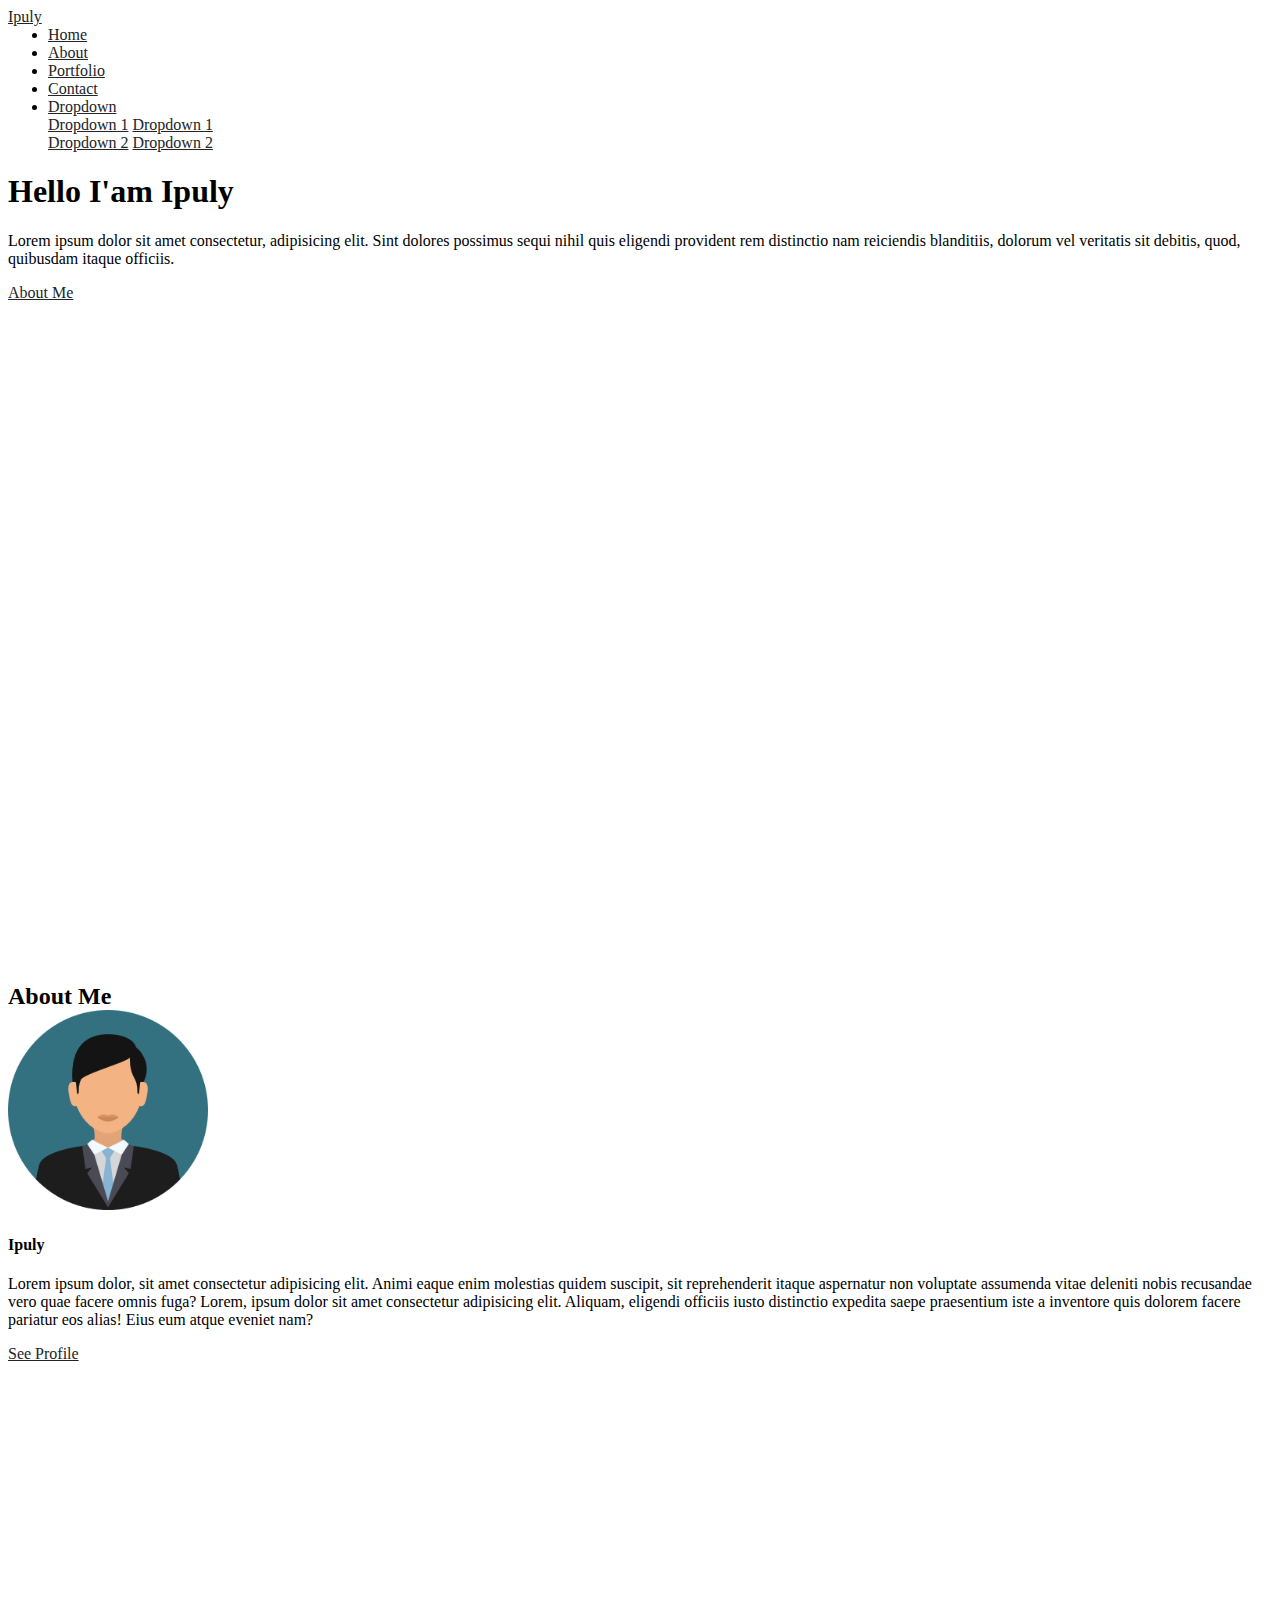
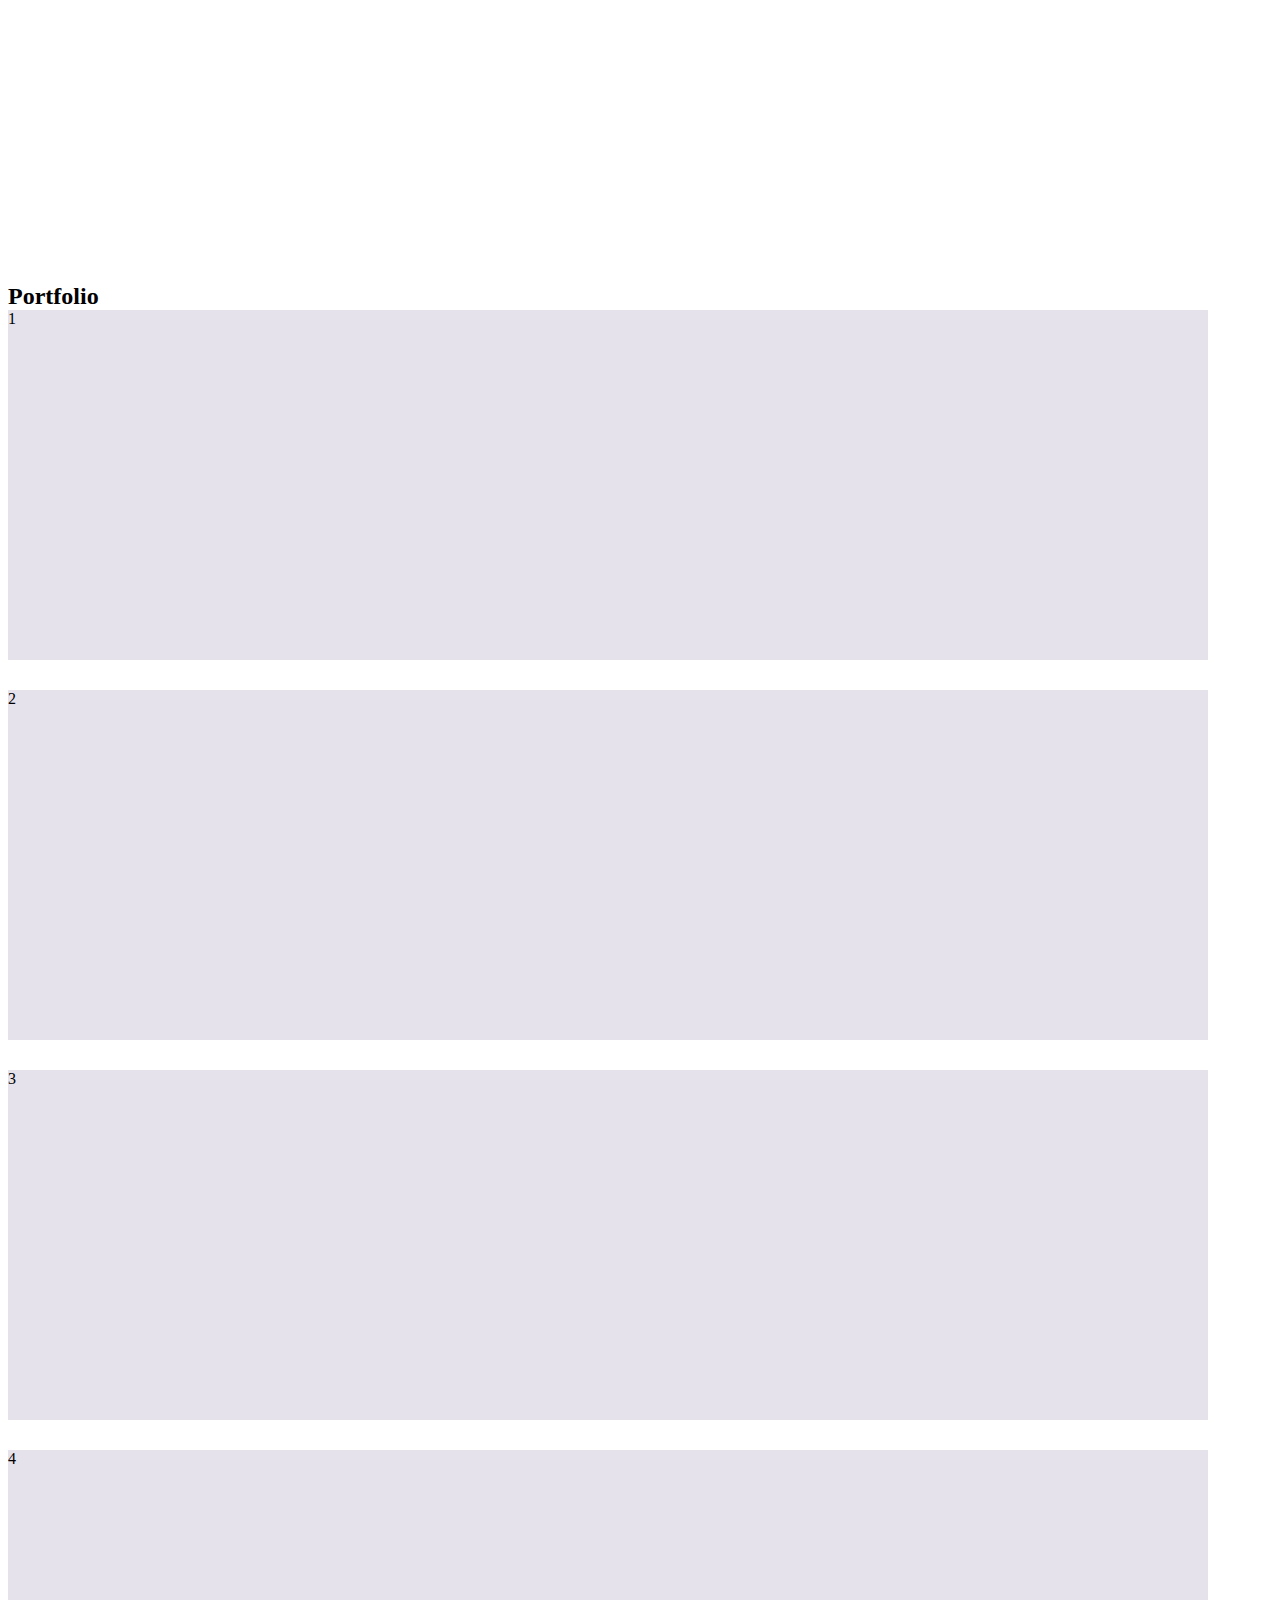
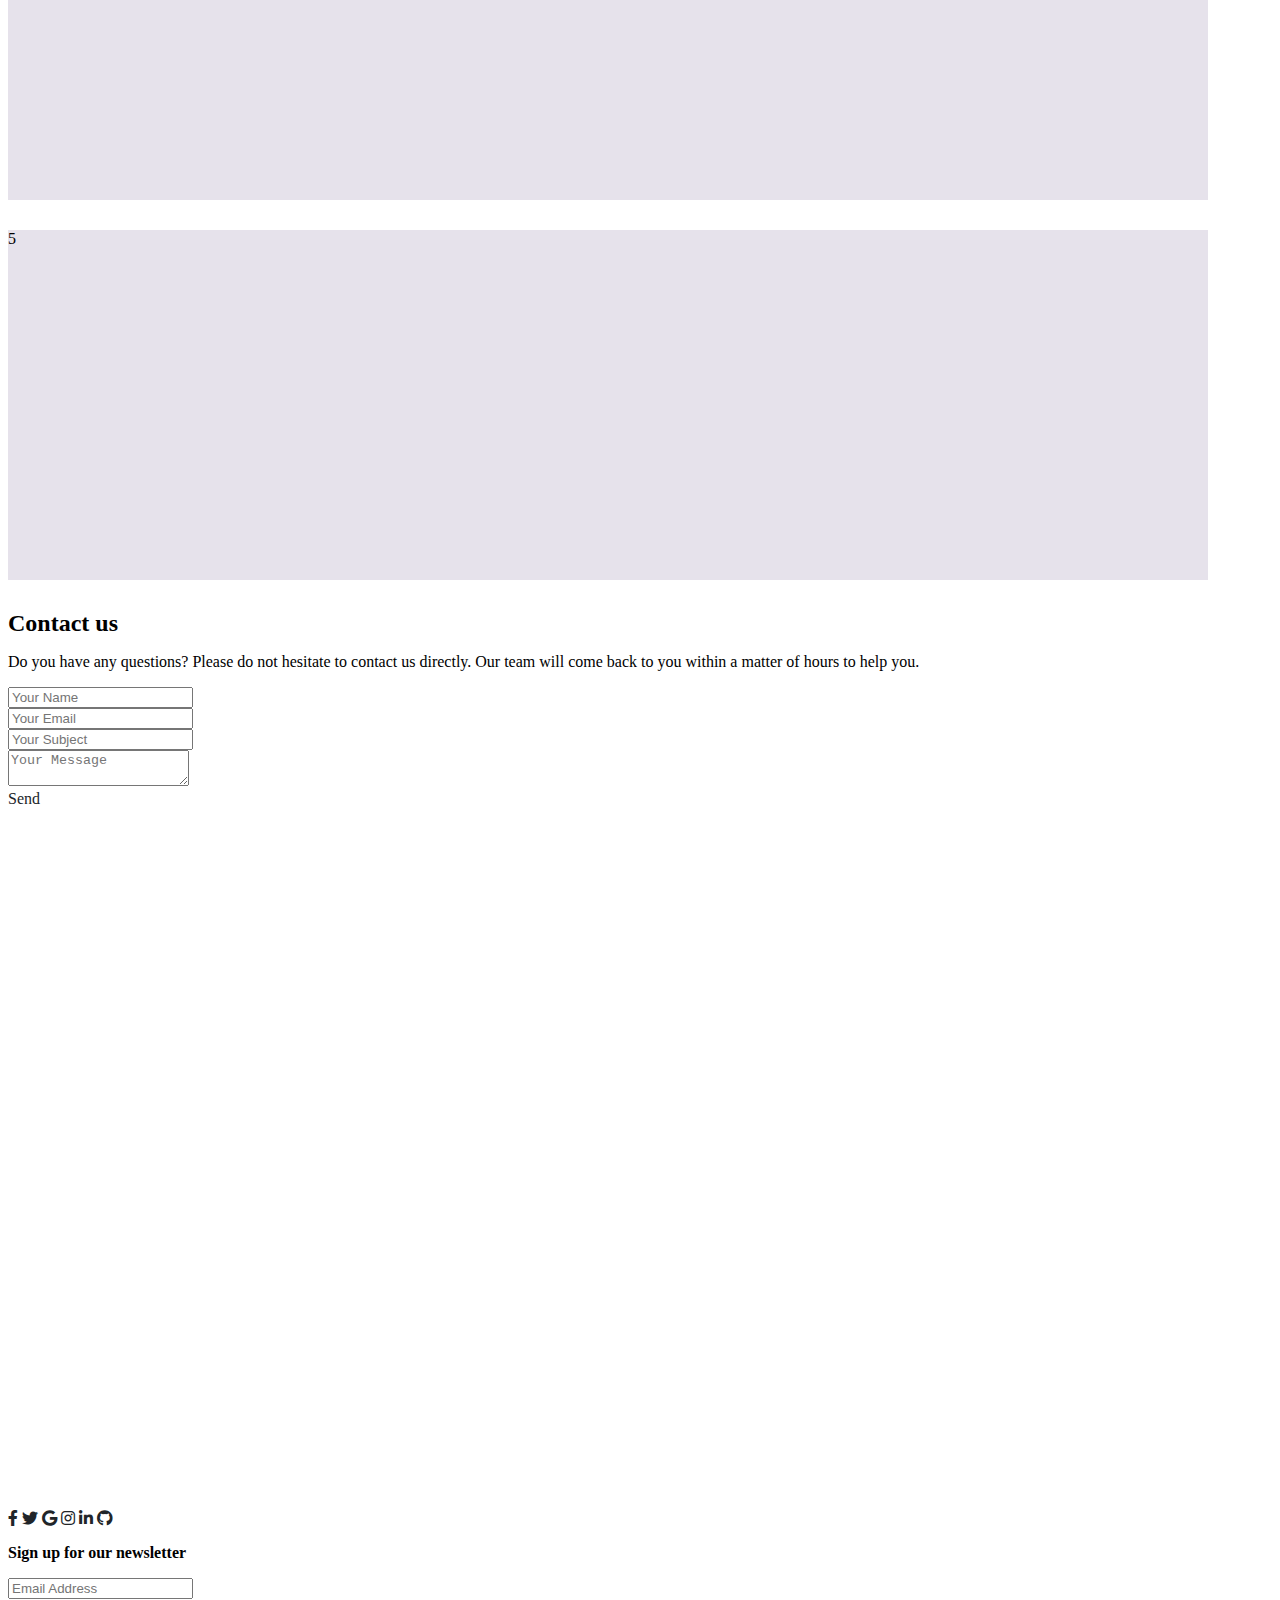
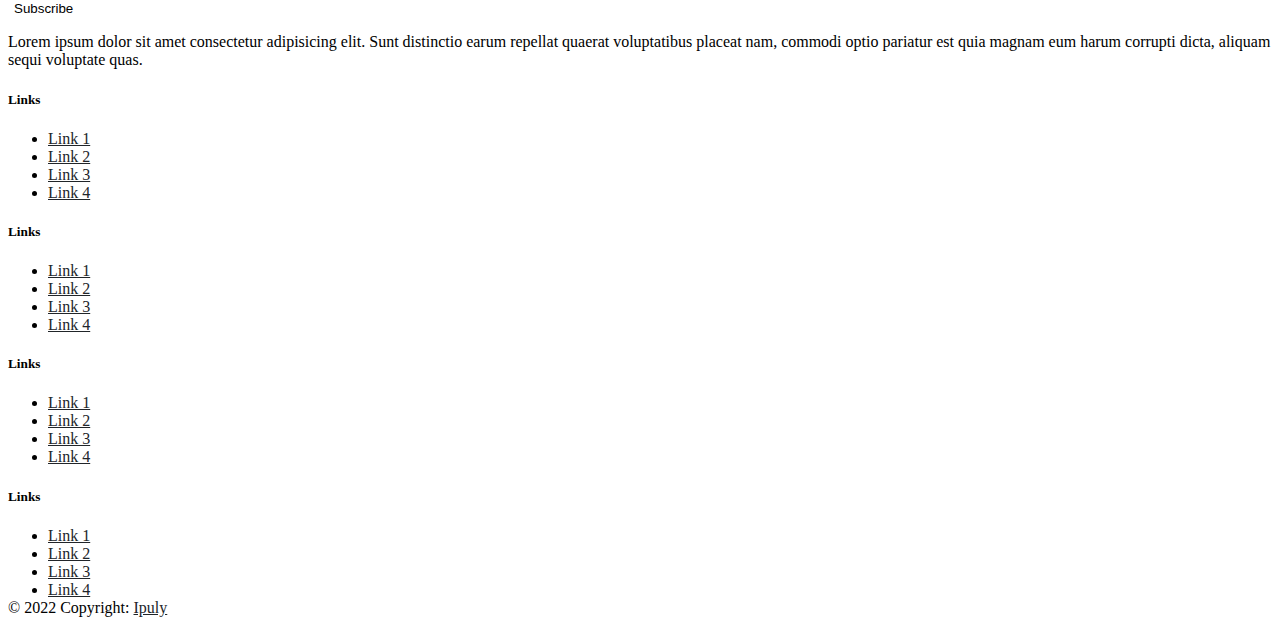
<file: html_css/index.html>
<!DOCTYPE html>
<html lang="en">

<head>
    <meta charset="UTF-8">
    <meta http-equiv="X-UA-Compatible" content="IE=edge">
    <meta name="viewport" content="width=device-width, initial-scale=1.0">
    <title>Home - Portfolio</title>
    <!-- Bootstrap v.4 -->
    <link rel="stylesheet" href="https://cdn.jsdelivr.net/npm/bootstrap@4.1.3/dist/css/bootstrap.min.css"
        integrity="sha384-MCw98/SFnGE8fJT3GXwEOngsV7Zt27NXFoaoApmYm81iuXoPkFOJwJ8ERdknLPMO" crossorigin="anonymous">
    <!-- Fontawesome CSS -->
    <link rel="stylesheet" href="https://cdnjs.cloudflare.com/ajax/libs/font-awesome/5.13.0/css/all.min.css">
    <!-- My CSS -->
    <link rel="stylesheet" href="assets/css/styles.css">
</head>

<body>
    <nav class="navbar navbar-expand-lg navbar-dark bg-dark">
        <div class="container">
            <a class="navbar-brand font-weight-bold" href="index.html">Ipuly</a>
            <button class="navbar-toggler" type="button" data-toggle="collapse" data-target="#navbarCollapse"
                aria-controls="navbarCollapse" aria-expanded="false" aria-label="Toggle navigation">
                <span class="navbar-toggler-icon"></span>
            </button>
            <div class="collapse navbar-collapse" id="navbarCollapse">
                <ul class="navbar-nav ml-auto">
                    <li class="nav-item active">
                        <a class="nav-link" href="index.html">Home <span class="sr-only">(current)</span></a>
                    </li>
                    <li class="nav-item">
                        <a class="nav-link" href="#about">About</a>
                    </li>
                    <li class="nav-item">
                        <a class="nav-link" href="#portfolio">Portfolio</a>
                    </li>
                    <li class="nav-item">
                        <a class="nav-link" href="#contact">Contact</a>
                    </li>
                    <li class="nav-item dropdown">
                        <a class="nav-link dropdown-toggle" href="#" id="navbarDropdown" role="button"
                            data-toggle="dropdown" aria-haspopup="true" aria-expanded="false">
                            Dropdown
                        </a>
                        <div class="dropdown-menu" aria-labelledby="navbarDropdown">
                            <a class="dropdown-item" href="#">Dropdown 1</a>
                            <a class="dropdown-item" href="#">Dropdown 1</a>
                            <div class="dropdown-divider"></div>
                            <a class="dropdown-item" href="#">Dropdown 2</a>
                            <a class="dropdown-item" href="#">Dropdown 2</a>
                        </div>
                    </li>
                </ul>
            </div>
        </div>
    </nav>

    <section class="container-welcome d-flex text-center bg-light">
        <div class="container d-flex justify-content-center">
            <div class="row align-items-center justify-content-center">
                <div class="col-10">
                    <h1>Hello I'am <strong>Ipuly</strong></h1>
                    <p>Lorem ipsum dolor sit amet consectetur, adipisicing elit. Sint dolores possimus sequi nihil
                        quis
                        eligendi provident rem distinctio nam reiciendis blanditiis, dolorum vel veritatis sit
                        debitis,
                        quod, quibusdam itaque officiis.</p>
                    <a class="btn btn-primary" href="#about" role="button">About Me</a>
                </div>
            </div>
        </div>
    </section>

    <div class="content bg-dark text-white " id="about">
        <div class="d-flex flex-column justify-content-center align-items-center p-5">
            <div class="portfolio py-5">
                <h2>About Me</h2>
            </div>
            <img class="card-img-top" src="assets/images/avatar.png" style="width: 200px;" alt="Card image">
            <div class="card-body d-flex flex-column align-items-center">
                <h4 class="card-title">Ipuly</h4>
                <p class="card-text">Lorem ipsum dolor, sit amet consectetur adipisicing elit. Animi eaque enim
                    molestias quidem suscipit, sit reprehenderit itaque aspernatur non voluptate assumenda vitae
                    deleniti nobis recusandae vero quae facere omnis fuga? Lorem, ipsum dolor sit amet consectetur
                    adipisicing elit. Aliquam, eligendi officiis iusto distinctio expedita saepe praesentium iste a
                    inventore quis dolorem facere pariatur eos alias! Eius eum atque eveniet nam?</p>
                <a href="https://instagram.com/ipuly" target='_blank' class="btn btn-primary">See Profile</a>
            </div>
        </div>
    </div>

    <div class="container-fluid">
        <div class="portfolio py-5" id="portfolio">
            <h2 class="h1-responsive font-weight-bold">Portfolio</h2>
        </div>
        <div class="row">
            <div class="col-12 col-md-6 col-xl-4">
                <div class="d-flex align-items-center justify-content-center h2 block">1</div>
            </div>
            <div class="col-12 col-md-6 col-xl-8">
                <div class="d-flex align-items-center justify-content-center h2 block">2</div>
            </div>
            <div class="col-12 col-md-6 col-xl-4 order-4 order-xl-3">
                <div class="d-flex align-items-center justify-content-center h2 block">3</div>
            </div>
            <div class="col-12 col-xl-4 order-3 order-xl-4">
                <div class="d-flex align-items-center justify-content-center h2 block">4</div>
            </div>
            <div class="col-12 col-md-6 col-xl-4 order-5">
                <div class="d-flex align-items-center justify-content-center h2 block">5</div>
            </div>
        </div>
    </div>

    <div class="bg-dark text-white" id="contact">
        <section class="container-fluid contact-me d-flex flex-column align-items-center justify-content-center">
            <h2 class="h1-responsive font-weight-bold text-center my-4">Contact us</h2>
            <p class="text-center w-responsive mx-auto mb-5">Do you have any questions? Please do not hesitate to
                contact us
                directly. Our team will come back to you within
                a matter of hours to help you.</p>

            <div class="row">
                <div class="col-md-12 mb-md-0 mb-5">
                    <form id="contact-form" name="contact-form" action="mail.php" method="POST">
                        <div class="row">
                            <div class="col-md-6">
                                <div class="md-form mb-0">
                                    <input type="text" id="name" name="name" class="form-control"
                                        placeholder="Your Name">
                                    <label for="name" class=""></label>
                                </div>
                            </div>
                            <div class="col-md-6">
                                <div class="md-form mb-0">
                                    <input type="text" id="email" name="email" class="form-control"
                                        placeholder="Your Email">
                                    <label for="email" class=""></label>
                                </div>
                            </div>
                        </div>
                        <div class="row">
                            <div class="col-md-12">
                                <div class="md-form mb-0">
                                    <input type="text" id="subject" name="subject" class="form-control"
                                        placeholder="Your Subject">
                                    <label for="subject" class=""></label>
                                </div>
                            </div>
                        </div>
                        <div class="row">
                            <div class="col-md-12">
                                <div class="md-form">
                                    <textarea type="text" id="message" name="message" rows="2"
                                        class="form-control md-textarea" placeholder="Your Message"></textarea>
                                    <label for="message"></label>
                                </div>
                            </div>
                        </div>
                    </form>
                    <div class="text-center text-md-left">
                        <a class="btn btn-primary" onclick="document.getElementById('contact-form').submit();">Send</a>
                    </div>
                    <div class="status"></div>
                </div>
            </div>
        </section>
    </div>

    <footer class="bg-light text-center">
        <div class="container p-4">
            <section class="mb-4">
                <a class="btn btn-outline-dark btn-floating m-1" href="#!" role="button"><i
                        class="fab fa-facebook-f"></i></a>
                <a class="btn btn-outline-dark btn-floating m-1" href="#!" role="button"><i
                        class="fab fa-twitter"></i></a>
                <a class="btn btn-outline-dark btn-floating m-1" href="#!" role="button"><i
                        class="fab fa-google"></i></a>
                <a class="btn btn-outline-dark btn-floating m-1" href="#!" role="button"><i
                        class="fab fa-instagram"></i></a>
                <a class="btn btn-outline-dark btn-floating m-1" href="#!" role="button"><i
                        class="fab fa-linkedin-in"></i></a>
                <a class="btn btn-outline-dark btn-floating m-1" href="#!" role="button"><i
                        class="fab fa-github"></i></a>
            </section>

            <section>
                <form>
                    <div class="row d-flex justify-content-center">
                        <div class="col-auto">
                            <p class="pt-2">
                                <strong>Sign up for our newsletter</strong>
                            </p>
                        </div>
                        <div class="col-md-5 col-12">
                            <div class="form-outline form-dark mb-4">
                                <input type="email" id="form5Example21" class="form-control"
                                    placeholder="Email Address" />
                                <label class="form-label" for="form5Example21"></label>
                            </div>
                        </div>
                        <div class="col-auto">
                            <button type="submit" class="btn btn-outline-dark mb-4">
                                Subscribe
                            </button>
                        </div>
                    </div>
                </form>
            </section>
            <section class="mb-4">
                <p>
                    Lorem ipsum dolor sit amet consectetur adipisicing elit. Sunt distinctio earum
                    repellat quaerat voluptatibus placeat nam, commodi optio pariatur est quia magnam
                    eum harum corrupti dicta, aliquam sequi voluptate quas.
                </p>
            </section>
            <section>
                <div class="row">
                    <div class="col-lg-3 col-md-6 mb-4 mb-md-0">
                        <h5 class="text-uppercase">Links</h5>
                        <ul class="list-unstyled mb-0">
                            <li>
                                <a href="#!">Link 1</a>
                            </li>
                            <li>
                                <a href="#!">Link 2</a>
                            </li>
                            <li>
                                <a href="#!">Link 3</a>
                            </li>
                            <li>
                                <a href="#!">Link 4</a>
                            </li>
                        </ul>
                    </div>
                    <div class="col-lg-3 col-md-6 mb-4 mb-md-0">
                        <h5 class="text-uppercase">Links</h5>
                        <ul class="list-unstyled mb-0">
                            <li>
                                <a href="#!">Link 1</a>
                            </li>
                            <li>
                                <a href="#!">Link 2</a>
                            </li>
                            <li>
                                <a href="#!">Link 3</a>
                            </li>
                            <li>
                                <a href="#!">Link 4</a>
                            </li>
                        </ul>
                    </div>
                    <div class="col-lg-3 col-md-6 mb-4 mb-md-0">
                        <h5 class="text-uppercase">Links</h5>

                        <ul class="list-unstyled mb-0">
                            <li>
                                <a href="#!">Link 1</a>
                            </li>
                            <li>
                                <a href="#!">Link 2</a>
                            </li>
                            <li>
                                <a href="#!">Link 3</a>
                            </li>
                            <li>
                                <a href="#!">Link 4</a>
                            </li>
                        </ul>
                    </div>
                    <div class="col-lg-3 col-md-6 mb-4 mb-md-0">
                        <h5 class="text-uppercase">Links</h5>
                        <ul class="list-unstyled mb-0">
                            <li>
                                <a href="#!">Link 1</a>
                            </li>
                            <li>
                                <a href="#!">Link 2</a>
                            </li>
                            <li>
                                <a href="#!">Link 3</a>
                            </li>
                            <li>
                                <a href="#!">Link 4</a>
                            </li>
                        </ul>
                    </div>
                </div>
            </section>
        </div>
        <div class="bg-light text-center p-3">
            © 2022 Copyright:
            <a href="index.html">Ipuly</a>
        </div>
    </footer>

    <a href="#" class="backToTop bg-primary"></a>

    <script src="https://code.jquery.com/jquery-3.3.1.slim.min.js"
        integrity="sha384-q8i/X+965DzO0rT7abK41JStQIAqVgRVzpbzo5smXKp4YfRvH+8abtTE1Pi6jizo"
        crossorigin="anonymous"></script>
    <script src="https://cdn.jsdelivr.net/npm/popper.js@1.14.3/dist/umd/popper.min.js"
        integrity="sha384-ZMP7rVo3mIykV+2+9J3UJ46jBk0WLaUAdn689aCwoqbBJiSnjAK/l8WvCWPIPm49"
        crossorigin="anonymous"></script>
    <script src="https://cdn.jsdelivr.net/npm/bootstrap@4.1.3/dist/js/bootstrap.min.js"
        integrity="sha384-ChfqqxuZUCnJSK3+MXmPNIyE6ZbWh2IMqE241rYiqJxyMiZ6OW/JmZQ5stwEULTy"
        crossorigin="anonymous"></script>
</body>

</html>
</file>
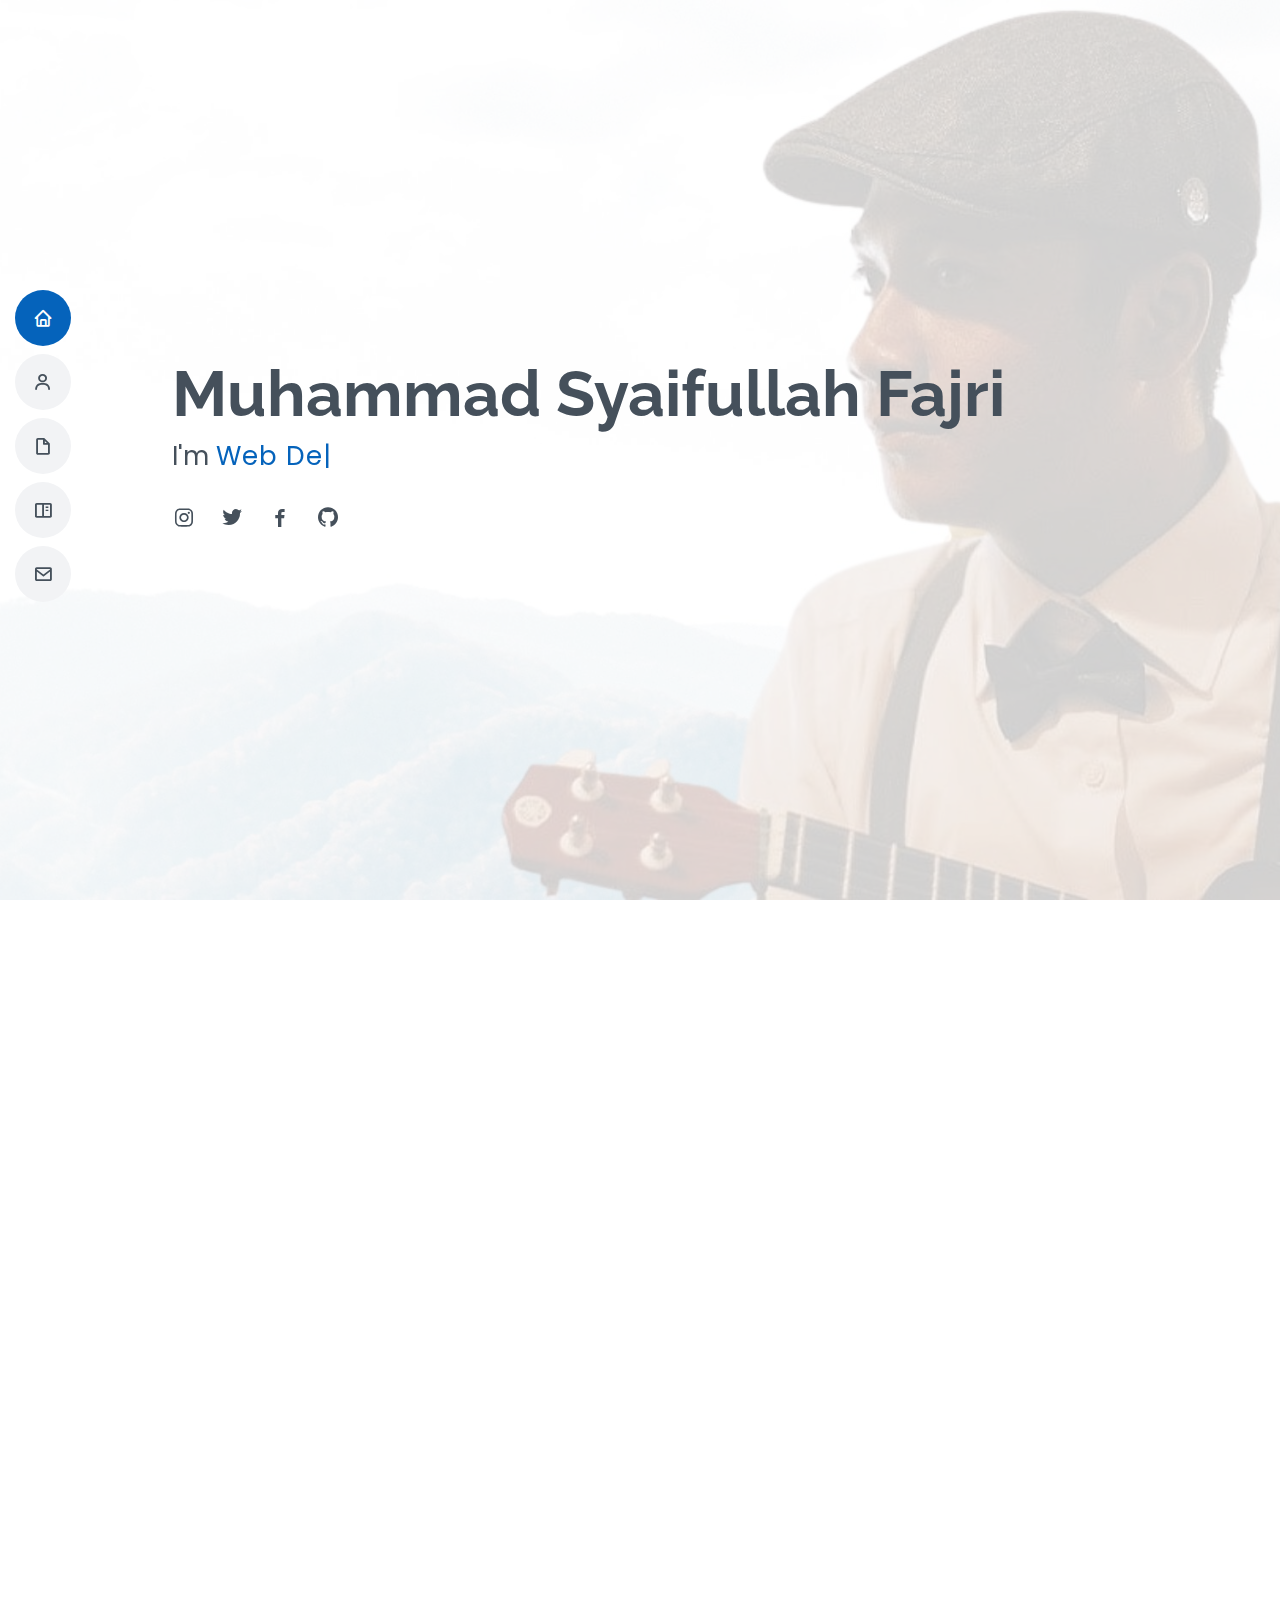
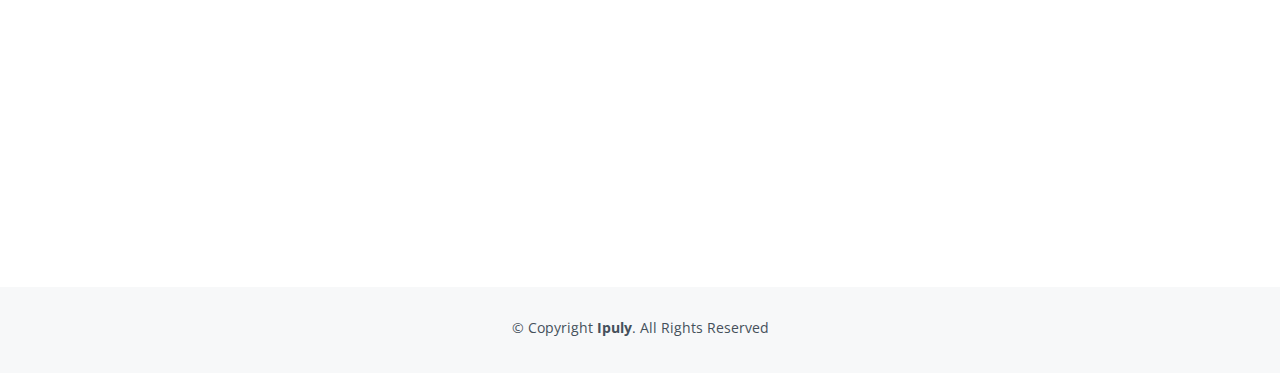
<file: portfolio/index.html>
<!DOCTYPE html>
<html lang="en">

<head>
  <meta charset="utf-8">
  <meta content="width=device-width, initial-scale=1.0" name="viewport">

  <title>Ipuly</title>
  <meta content="" name="description">
  <meta content="" name="keywords">

  <!-- Favicons -->
  <link href="assets/img/favicon.png" rel="icon">
  <link href="assets/img/apple-touch-icon.png" rel="apple-touch-icon">

  <!-- Google Fonts -->
  <link
    href="https://fonts.googleapis.com/css?family=Open+Sans:300,300i,400,400i,600,600i,700,700i|Raleway:300,300i,400,400i,500,500i,600,600i,700,700i|Poppins:300,300i,400,400i,500,500i,600,600i,700,700i"
    rel="stylesheet">

  <!-- Vendor CSS Files -->
  <link href="assets/vendor/aos/aos.css" rel="stylesheet">
  <link href="assets/vendor/bootstrap/css/bootstrap.min.css" rel="stylesheet">
  <link href="assets/vendor/bootstrap-icons/bootstrap-icons.css" rel="stylesheet">
  <link href="assets/vendor/boxicons/css/boxicons.min.css" rel="stylesheet">
  <link href="assets/vendor/glightbox/css/glightbox.min.css" rel="stylesheet">
  <link href="assets/vendor/swiper/swiper-bundle.min.css" rel="stylesheet">

  <!-- Template Main CSS File -->
  <link href="assets/css/style.css" rel="stylesheet">
</head>

<body>

  <!-- ======= Mobile nav toggle button ======= -->
  <!-- <button type="button" class="mobile-nav-toggle d-xl-none"><i class="bi bi-list mobile-nav-toggle"></i></button> -->
  <i class="bi bi-list mobile-nav-toggle d-lg-none"></i>
  <!-- ======= Header ======= -->
  <header id="header" class="d-flex flex-column justify-content-center">

    <nav id="navbar" class="navbar nav-menu">
      <ul>
        <li><a href="#hero" class="nav-link scrollto active"><i class="bx bx-home"></i> <span>Home</span></a></li>
        <li><a href="#about" class="nav-link scrollto"><i class="bx bx-user"></i> <span>About</span></a></li>
        <li><a href="#resume" class="nav-link scrollto"><i class="bx bx-file-blank"></i> <span>Resume</span></a></li>
        <li><a href="#portfolio" class="nav-link scrollto"><i class="bx bx-book-content"></i> <span>Portfolio</span></a>
        </li>
        <li><a href="#contact" class="nav-link scrollto"><i class="bx bx-envelope"></i> <span>Contact</span></a></li>
      </ul>
    </nav><!-- .nav-menu -->

  </header><!-- End Header -->

  <!-- ======= Hero Section ======= -->
  <section id="hero" class="d-flex flex-column justify-content-center">
    <div class="container" data-aos="zoom-in" data-aos-delay="100">
      <h1>Muhammad Syaifullah Fajri</h1>
      <p>I'm <span class="typed" data-typed-items="Web Designer,Web Developer, Freelancer"></span></p>
      <div class="social-links">
        <a href="#" class="instagram"><i class="bx bxl-instagram"></i></a>
        <a href="#" class="twitter"><i class="bx bxl-twitter"></i></a>
        <a href="#" class="facebook"><i class="bx bxl-facebook"></i></a>
        <a href="#" class="github"><i class="bx bxl-github"></i></a>
      </div>
    </div>
  </section><!-- End Hero -->

  <main id="main">

    <!-- ======= About Section ======= -->
    <section id="about" class="about">
      <div class="container" data-aos="fade-up">

        <div class="section-title">
          <h2>About</h2>
          <p>Magnam dolores commodi suscipit. Necessitatibus eius consequatur ex aliquid fuga eum quidem. Sit sint
            consectetur velit. Quisquam quos quisquam cupiditate. Et nemo qui impedit suscipit alias ea. Quia fugiat sit
            in iste officiis commodi quidem hic quas.</p>
        </div>

        <div class="row">
          <div class="col-lg-4">
            <img src="assets/img/profile-img.jpg" class="img-fluid" alt="">
          </div>
          <div class="col-lg-8 pt-4 pt-lg-0 content">
            <h3>UI/UX Designer &amp; Web Developer.</h3>
            <p class="fst-italic">
              Lorem ipsum dolor sit amet, consectetur adipiscing elit, sed do eiusmod tempor incididunt ut labore et
              dolore
              magna aliqua.
            </p>
            <div class="row">
              <div class="col-lg-6">
                <ul>
                  <li><i class="bi bi-chevron-right"></i> <strong>Birthday:</strong> <span>1 May 1995</span></li>
                  <li><i class="bi bi-chevron-right"></i> <strong>Website:</strong> <span>www.example.com</span></li>
                  <li><i class="bi bi-chevron-right"></i> <strong>Phone:</strong> <span>+123 456 7890</span></li>
                  <li><i class="bi bi-chevron-right"></i> <strong>City:</strong> <span>New York, USA</span></li>
                </ul>
              </div>
              <div class="col-lg-6">
                <ul>
                  <li><i class="bi bi-chevron-right"></i> <strong>Age:</strong> <span>30</span></li>
                  <li><i class="bi bi-chevron-right"></i> <strong>Degree:</strong> <span>Master</span></li>
                  <li><i class="bi bi-chevron-right"></i> <strong>PhEmailone:</strong> <span>email@example.com</span>
                  </li>
                  <li><i class="bi bi-chevron-right"></i> <strong>Freelance:</strong> <span>Available</span></li>
                </ul>
              </div>
            </div>
            <p>
              Officiis eligendi itaque labore et dolorum mollitia officiis optio vero. Quisquam sunt adipisci omnis et
              ut. Nulla accusantium dolor incidunt officia tempore. Et eius omnis.
              Cupiditate ut dicta maxime officiis quidem quia. Sed et consectetur qui quia repellendus itaque neque.
              Aliquid amet quidem ut quaerat cupiditate. Ab et eum qui repellendus omnis culpa magni laudantium dolores.
            </p>
          </div>
        </div>

      </div>
    </section><!-- End About Section -->

    <!-- ======= Skills Section ======= -->
    <section id="skills" class="skills section-bg">
      <div class="container" data-aos="fade-up">

        <div class="section-title">
          <h2>Skills</h2>
          <p>Magnam dolores commodi suscipit. Necessitatibus eius consequatur ex aliquid fuga eum quidem. Sit sint
            consectetur velit. Quisquam quos quisquam cupiditate. Et nemo qui impedit suscipit alias ea. Quia fugiat sit
            in iste officiis commodi quidem hic quas.</p>
        </div>

        <div class="row skills-content">

          <div class="col-lg-6">

            <div class="progress">
              <span class="skill">HTML <i class="val">100%</i></span>
              <div class="progress-bar-wrap">
                <div class="progress-bar" role="progressbar" aria-valuenow="100" aria-valuemin="0" aria-valuemax="100">
                </div>
              </div>
            </div>

            <div class="progress">
              <span class="skill">CSS <i class="val">90%</i></span>
              <div class="progress-bar-wrap">
                <div class="progress-bar" role="progressbar" aria-valuenow="90" aria-valuemin="0" aria-valuemax="100">
                </div>
              </div>
            </div>

            <div class="progress">
              <span class="skill">JavaScript <i class="val">75%</i></span>
              <div class="progress-bar-wrap">
                <div class="progress-bar" role="progressbar" aria-valuenow="75" aria-valuemin="0" aria-valuemax="100">
                </div>
              </div>
            </div>

          </div>

          <div class="col-lg-6">

            <div class="progress">
              <span class="skill">PHP <i class="val">80%</i></span>
              <div class="progress-bar-wrap">
                <div class="progress-bar" role="progressbar" aria-valuenow="80" aria-valuemin="0" aria-valuemax="100">
                </div>
              </div>
            </div>

            <div class="progress">
              <span class="skill">Figma <i class="val">90%</i></span>
              <div class="progress-bar-wrap">
                <div class="progress-bar" role="progressbar" aria-valuenow="90" aria-valuemin="0" aria-valuemax="100">
                </div>
              </div>
            </div>

            <div class="progress">
              <span class="skill">Photoshop <i class="val">75%</i></span>
              <div class="progress-bar-wrap">
                <div class="progress-bar" role="progressbar" aria-valuenow="75" aria-valuemin="0" aria-valuemax="100">
                </div>
              </div>
            </div>

          </div>

        </div>

      </div>
    </section><!-- End Skills Section -->

    <!-- ======= Resume Section ======= -->
    <section id="resume" class="resume">
      <div class="container" data-aos="fade-up">

        <div class="section-title">
          <h2>Resume</h2>
          <p>Magnam dolores commodi suscipit. Necessitatibus eius consequatur ex aliquid fuga eum quidem. Sit sint
            consectetur velit. Quisquam quos quisquam cupiditate. Et nemo qui impedit suscipit alias ea. Quia fugiat sit
            in iste officiis commodi quidem hic quas.</p>
        </div>

        <div class="row">
          <div class="col-lg-6">
            <h3 class="resume-title">Sumary</h3>
            <div class="resume-item pb-0">
              <h4>Brandon Johnson</h4>
              <p><em>Innovative and deadline-driven Graphic Designer with 3+ years of experience designing and
                  developing user-centered digital/print marketing material from initial concept to final, polished
                  deliverable.</em></p>
              <ul>
                <li>Portland par 127,Orlando, FL</li>
                <li>(123) 456-7891</li>
                <li>alice.barkley@example.com</li>
              </ul>
            </div>

            <h3 class="resume-title">Education</h3>
            <div class="resume-item">
              <h4>Master of Fine Arts &amp; Graphic Design</h4>
              <h5>2015 - 2016</h5>
              <p><em>Rochester Institute of Technology, Rochester, NY</em></p>
              <p>Qui deserunt veniam. Et sed aliquam labore tempore sed quisquam iusto autem sit. Ea vero voluptatum qui
                ut dignissimos deleniti nerada porti sand markend</p>
            </div>
            <div class="resume-item">
              <h4>Bachelor of Fine Arts &amp; Graphic Design</h4>
              <h5>2010 - 2014</h5>
              <p><em>Rochester Institute of Technology, Rochester, NY</em></p>
              <p>Quia nobis sequi est occaecati aut. Repudiandae et iusto quae reiciendis et quis Eius vel ratione eius
                unde vitae rerum voluptates asperiores voluptatem Earum molestiae consequatur neque etlon sader mart
                dila</p>
            </div>
          </div>
          <div class="col-lg-6">
            <h3 class="resume-title">Professional Experience</h3>
            <div class="resume-item">
              <h4>Senior graphic design specialist</h4>
              <h5>2019 - Present</h5>
              <p><em>Experion, New York, NY </em></p>
              <ul>
                <li>Lead in the design, development, and implementation of the graphic, layout, and production
                  communication materials</li>
                <li>Delegate tasks to the 7 members of the design team and provide counsel on all aspects of the
                  project. </li>
                <li>Supervise the assessment of all graphic materials in order to ensure quality and accuracy of the
                  design</li>
                <li>Oversee the efficient use of production project budgets ranging from $2,000 - $25,000</li>
              </ul>
            </div>
            <div class="resume-item">
              <h4>Graphic design specialist</h4>
              <h5>2017 - 2018</h5>
              <p><em>Stepping Stone Advertising, New York, NY</em></p>
              <ul>
                <li>Developed numerous marketing programs (logos, brochures,infographics, presentations, and
                  advertisements).</li>
                <li>Managed up to 5 projects or tasks at a given time while under pressure</li>
                <li>Recommended and consulted with clients on the most appropriate graphic design</li>
                <li>Created 4+ design presentations and proposals a month for clients and account managers</li>
              </ul>
            </div>
          </div>
        </div>

      </div>
    </section><!-- End Resume Section -->

    <!-- ======= Portfolio Section ======= -->
    <section id="portfolio" class="portfolio section-bg">
      <div class="container" data-aos="fade-up">

        <div class="section-title">
          <h2>Portfolio</h2>
          <p>Magnam dolores commodi suscipit. Necessitatibus eius consequatur ex aliquid fuga eum quidem. Sit sint
            consectetur velit. Quisquam quos quisquam cupiditate. Et nemo qui impedit suscipit alias ea. Quia fugiat sit
            in iste officiis commodi quidem hic quas.</p>
        </div>

        <div class="row">
          <div class="col-lg-12 d-flex justify-content-center" data-aos="fade-up" data-aos-delay="100">
            <ul id="portfolio-flters">
              <li data-filter="*" class="filter-active">All</li>
              <li data-filter=".filter-app">App</li>
              <li data-filter=".filter-card">Card</li>
              <li data-filter=".filter-web">Web</li>
            </ul>
          </div>
        </div>

        <div class="row portfolio-container" data-aos="fade-up" data-aos-delay="200">

          <div class="col-lg-4 col-md-6 portfolio-item filter-app">
            <div class="portfolio-wrap">
              <img src="assets/img/portfolio/portfolio-1.jpg" class="img-fluid" alt="">
              <div class="portfolio-info">
                <h4>App 1</h4>
                <p>App</p>
                <div class="portfolio-links">
                  <a href="assets/img/portfolio/portfolio-1.jpg" data-gallery="portfolioGallery"
                    class="portfolio-lightbox" title="App 1"><i class="bx bx-plus"></i></a>
                  <a href="portfolio-details.html" class="portfolio-details-lightbox" data-glightbox="type: external"
                    title="Portfolio Details"><i class="bx bx-link"></i></a>
                </div>
              </div>
            </div>
          </div>

          <div class="col-lg-4 col-md-6 portfolio-item filter-web">
            <div class="portfolio-wrap">
              <img src="assets/img/portfolio/portfolio-2.jpg" class="img-fluid" alt="">
              <div class="portfolio-info">
                <h4>Web 3</h4>
                <p>Web</p>
                <div class="portfolio-links">
                  <a href="assets/img/portfolio/portfolio-2.jpg" data-gallery="portfolioGallery"
                    class="portfolio-lightbox" title="Web 3"><i class="bx bx-plus"></i></a>
                  <a href="portfolio-details.html" class="portfolio-details-lightbox" data-glightbox="type: external"
                    title="Portfolio Details"><i class="bx bx-link"></i></a>
                </div>
              </div>
            </div>
          </div>

          <div class="col-lg-4 col-md-6 portfolio-item filter-app">
            <div class="portfolio-wrap">
              <img src="assets/img/portfolio/portfolio-3.jpg" class="img-fluid" alt="">
              <div class="portfolio-info">
                <h4>App 2</h4>
                <p>App</p>
                <div class="portfolio-links">
                  <a href="assets/img/portfolio/portfolio-3.jpg" data-gallery="portfolioGallery"
                    class="portfolio-lightbox" title="App 2"><i class="bx bx-plus"></i></a>
                  <a href="portfolio-details.html" class="portfolio-details-lightbox" data-glightbox="type: external"
                    title="Portfolio Details"><i class="bx bx-link"></i></a>
                </div>
              </div>
            </div>
          </div>

          <div class="col-lg-4 col-md-6 portfolio-item filter-card">
            <div class="portfolio-wrap">
              <img src="assets/img/portfolio/portfolio-4.jpg" class="img-fluid" alt="">
              <div class="portfolio-info">
                <h4>Card 2</h4>
                <p>Card</p>
                <div class="portfolio-links">
                  <a href="assets/img/portfolio/portfolio-4.jpg" data-gallery="portfolioGallery"
                    class="portfolio-lightbox" title="Card 2"><i class="bx bx-plus"></i></a>
                  <a href="portfolio-details.html" class="portfolio-details-lightbox" data-glightbox="type: external"
                    title="Portfolio Details"><i class="bx bx-link"></i></a>
                </div>
              </div>
            </div>
          </div>

          <div class="col-lg-4 col-md-6 portfolio-item filter-web">
            <div class="portfolio-wrap">
              <img src="assets/img/portfolio/portfolio-5.jpg" class="img-fluid" alt="">
              <div class="portfolio-info">
                <h4>Web 2</h4>
                <p>Web</p>
                <div class="portfolio-links">
                  <a href="assets/img/portfolio/portfolio-5.jpg" data-gallery="portfolioGallery"
                    class="portfolio-lightbox" title="Web 2"><i class="bx bx-plus"></i></a>
                  <a href="portfolio-details.html" class="portfolio-details-lightbox" data-glightbox="type: external"
                    title="Portfolio Details"><i class="bx bx-link"></i></a>
                </div>
              </div>
            </div>
          </div>

          <div class="col-lg-4 col-md-6 portfolio-item filter-app">
            <div class="portfolio-wrap">
              <img src="assets/img/portfolio/portfolio-6.jpg" class="img-fluid" alt="">
              <div class="portfolio-info">
                <h4>App 3</h4>
                <p>App</p>
                <div class="portfolio-links">
                  <a href="assets/img/portfolio/portfolio-6.jpg" data-gallery="portfolioGallery"
                    class="portfolio-lightbox" title="App 3"><i class="bx bx-plus"></i></a>
                  <a href="portfolio-details.html" class="portfolio-details-lightbox" data-glightbox="type: external"
                    title="Portfolio Details"><i class="bx bx-link"></i></a>
                </div>
              </div>
            </div>
          </div>

          <div class="col-lg-4 col-md-6 portfolio-item filter-card">
            <div class="portfolio-wrap">
              <img src="assets/img/portfolio/portfolio-7.jpg" class="img-fluid" alt="">
              <div class="portfolio-info">
                <h4>Card 1</h4>
                <p>Card</p>
                <div class="portfolio-links">
                  <a href="assets/img/portfolio/portfolio-7.jpg" data-gallery="portfolioGallery"
                    class="portfolio-lightbox" title="Card 1"><i class="bx bx-plus"></i></a>
                  <a href="portfolio-details.html" class="portfolio-details-lightbox" data-glightbox="type: external"
                    title="Portfolio Details"><i class="bx bx-link"></i></a>
                </div>
              </div>
            </div>
          </div>

          <div class="col-lg-4 col-md-6 portfolio-item filter-card">
            <div class="portfolio-wrap">
              <img src="assets/img/portfolio/portfolio-8.jpg" class="img-fluid" alt="">
              <div class="portfolio-info">
                <h4>Card 3</h4>
                <p>Card</p>
                <div class="portfolio-links">
                  <a href="assets/img/portfolio/portfolio-8.jpg" data-gallery="portfolioGallery"
                    class="portfolio-lightbox" title="Card 3"><i class="bx bx-plus"></i></a>
                  <a href="portfolio-details.html" class="portfolio-details-lightbox" data-glightbox="type: external"
                    title="Portfolio Details"><i class="bx bx-link"></i></a>
                </div>
              </div>
            </div>
          </div>

          <div class="col-lg-4 col-md-6 portfolio-item filter-web">
            <div class="portfolio-wrap">
              <img src="assets/img/portfolio/portfolio-9.jpg" class="img-fluid" alt="">
              <div class="portfolio-info">
                <h4>Web 3</h4>
                <p>Web</p>
                <div class="portfolio-links">
                  <a href="assets/img/portfolio/portfolio-9.jpg" data-gallery="portfolioGallery"
                    class="portfolio-lightbox" title="Web 3"><i class="bx bx-plus"></i></a>
                  <a href="portfolio-details.html" class="portfolio-details-lightbox" data-glightbox="type: external"
                    title="Portfolio Details"><i class="bx bx-link"></i></a>
                </div>
              </div>
            </div>
          </div>

        </div>

      </div>
    </section><!-- End Portfolio Section -->

    <!-- ======= Contact Section ======= -->
    <section id="contact" class="contact">
      <div class="container" data-aos="fade-up">

        <div class="section-title">
          <h2>Contact</h2>
        </div>

        <div class="row mt-1">

          <div class="col-lg-4">
            <div class="info">
              <div class="address">
                <i class="bi bi-geo-alt"></i>
                <h4>Location:</h4>
                <p>A108 Adam Street, New York, NY 535022</p>
              </div>

              <div class="email">
                <i class="bi bi-envelope"></i>
                <h4>Email:</h4>
                <p>info@example.com</p>
              </div>

              <div class="phone">
                <i class="bi bi-phone"></i>
                <h4>Call:</h4>
                <p>+1 5589 55488 55s</p>
              </div>

            </div>

          </div>

          <div class="col-lg-8 mt-5 mt-lg-0">

            <form action="forms/contact.php" method="post" role="form" class="php-email-form">
              <div class="row">
                <div class="col-md-6 form-group">
                  <input type="text" name="name" class="form-control" id="name" placeholder="Your Name" required>
                </div>
                <div class="col-md-6 form-group mt-3 mt-md-0">
                  <input type="email" class="form-control" name="email" id="email" placeholder="Your Email" required>
                </div>
              </div>
              <div class="form-group mt-3">
                <input type="text" class="form-control" name="subject" id="subject" placeholder="Subject" required>
              </div>
              <div class="form-group mt-3">
                <textarea class="form-control" name="message" rows="5" placeholder="Message" required></textarea>
              </div>
              <div class="my-3">
                <div class="loading">Loading</div>
                <div class="error-message"></div>
                <div class="sent-message">Your message has been sent. Thank you!</div>
              </div>
              <div class="text-center"><button type="submit">Send Message</button></div>
            </form>

          </div>

        </div>

      </div>
    </section><!-- End Contact Section -->

  </main><!-- End #main -->

  <!-- ======= Footer ======= -->
  <footer id="footer">
    <div class="container">
      <div class="copyright">
        &copy; Copyright <strong><span>Ipuly</span></strong>. All Rights Reserved
      </div>
    </div>
  </footer><!-- End Footer -->

  <div id="preloader"></div>
  <a href="#" class="back-to-top d-flex align-items-center justify-content-center"><i
      class="bi bi-arrow-up-short"></i></a>

  <!-- Vendor JS Files -->
  <script src="assets/vendor/purecounter/purecounter_vanilla.js"></script>
  <script src="assets/vendor/aos/aos.js"></script>
  <script src="assets/vendor/bootstrap/js/bootstrap.bundle.min.js"></script>
  <script src="assets/vendor/glightbox/js/glightbox.min.js"></script>
  <script src="assets/vendor/isotope-layout/isotope.pkgd.min.js"></script>
  <script src="assets/vendor/swiper/swiper-bundle.min.js"></script>
  <script src="assets/vendor/typed.js/typed.min.js"></script>
  <script src="assets/vendor/waypoints/noframework.waypoints.js"></script>
  <script src="assets/vendor/php-email-form/validate.js"></script>

  <!-- Template Main JS File -->
  <script src="assets/js/main.js"></script>

</body>

</html>
</file>
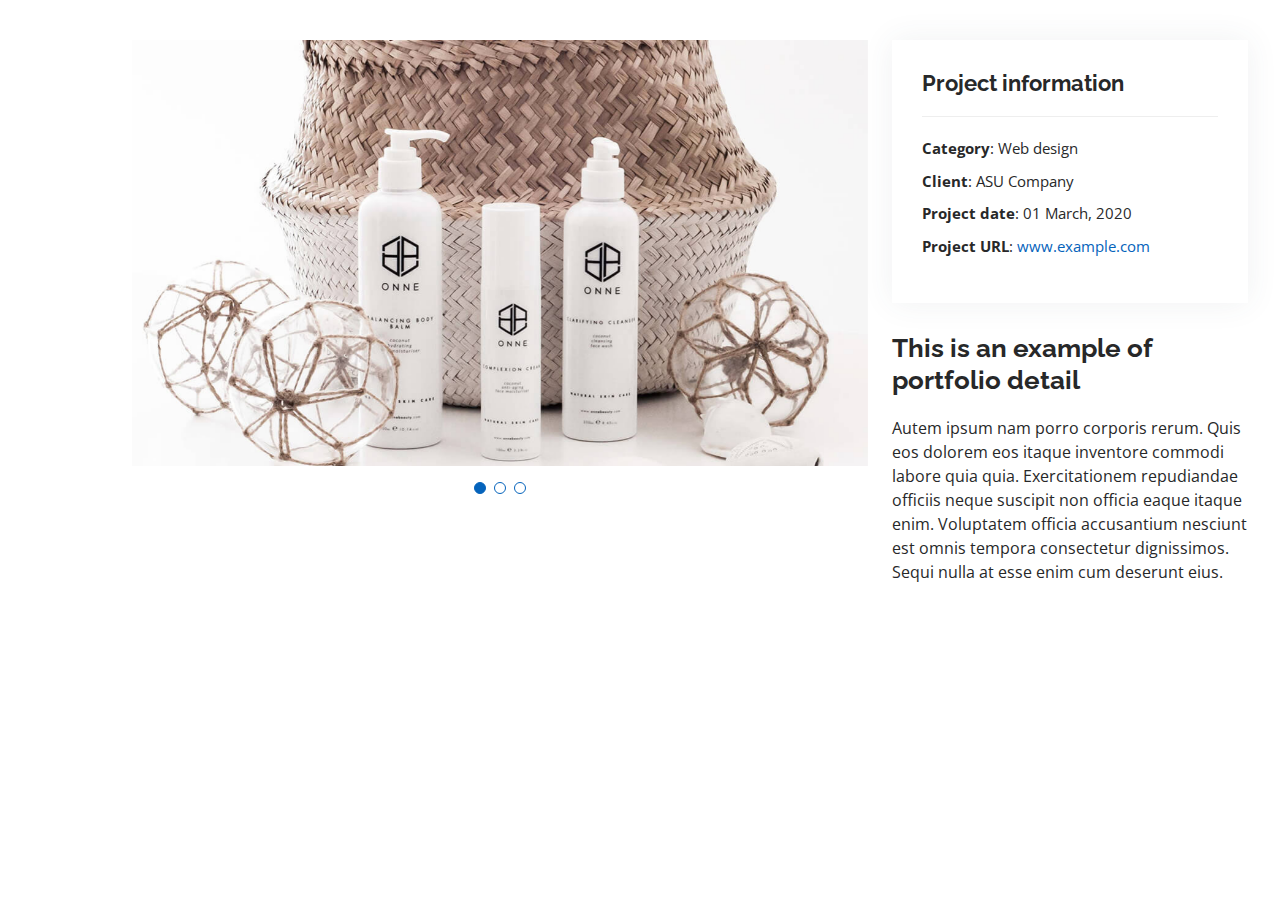
<file: portfolio/portfolio-details.html>
<!DOCTYPE html>
<html lang="en">

<head>
  <meta charset="utf-8">
  <meta content="width=device-width, initial-scale=1.0" name="viewport">

  <title>Portfolio Details - Personal Bootstrap Template</title>
  <meta content="" name="description">
  <meta content="" name="keywords">

  <!-- Favicons -->
  <link href="assets/img/favicon.png" rel="icon">
  <link href="assets/img/apple-touch-icon.png" rel="apple-touch-icon">

  <!-- Google Fonts -->
  <link href="https://fonts.googleapis.com/css?family=Open+Sans:300,300i,400,400i,600,600i,700,700i|Raleway:300,300i,400,400i,500,500i,600,600i,700,700i|Poppins:300,300i,400,400i,500,500i,600,600i,700,700i" rel="stylesheet">

  <!-- Vendor CSS Files -->
  <link href="assets/vendor/aos/aos.css" rel="stylesheet">
  <link href="assets/vendor/bootstrap/css/bootstrap.min.css" rel="stylesheet">
  <link href="assets/vendor/bootstrap-icons/bootstrap-icons.css" rel="stylesheet">
  <link href="assets/vendor/boxicons/css/boxicons.min.css" rel="stylesheet">
  <link href="assets/vendor/glightbox/css/glightbox.min.css" rel="stylesheet">
  <link href="assets/vendor/swiper/swiper-bundle.min.css" rel="stylesheet">

  <!-- Template Main CSS File -->
  <link href="assets/css/style.css" rel="stylesheet">

  <!-- =======================================================
  * Template Name: MyResume - v4.9.2
  * Template URL: https://bootstrapmade.com/free-html-bootstrap-template-my-resume/
  * Author: BootstrapMade.com
  * License: https://bootstrapmade.com/license/
  ======================================================== -->
</head>

<body>

  <main id="main">

    <!-- ======= Portfolio Details Section ======= -->
    <section id="portfolio-details" class="portfolio-details">
      <div class="container">

        <div class="row gy-4">

          <div class="col-lg-8">
            <div class="portfolio-details-slider swiper">
              <div class="swiper-wrapper align-items-center">

                <div class="swiper-slide">
                  <img src="assets/img/portfolio/portfolio-details-1.jpg" alt="">
                </div>

                <div class="swiper-slide">
                  <img src="assets/img/portfolio/portfolio-details-2.jpg" alt="">
                </div>

                <div class="swiper-slide">
                  <img src="assets/img/portfolio/portfolio-details-3.jpg" alt="">
                </div>

              </div>
              <div class="swiper-pagination"></div>
            </div>
          </div>

          <div class="col-lg-4">
            <div class="portfolio-info">
              <h3>Project information</h3>
              <ul>
                <li><strong>Category</strong>: Web design</li>
                <li><strong>Client</strong>: ASU Company</li>
                <li><strong>Project date</strong>: 01 March, 2020</li>
                <li><strong>Project URL</strong>: <a href="#">www.example.com</a></li>
              </ul>
            </div>
            <div class="portfolio-description">
              <h2>This is an example of portfolio detail</h2>
              <p>
                Autem ipsum nam porro corporis rerum. Quis eos dolorem eos itaque inventore commodi labore quia quia. Exercitationem repudiandae officiis neque suscipit non officia eaque itaque enim. Voluptatem officia accusantium nesciunt est omnis tempora consectetur dignissimos. Sequi nulla at esse enim cum deserunt eius.
              </p>
            </div>
          </div>

        </div>

      </div>
    </section><!-- End Portfolio Details Section -->

  </main><!-- End #main -->

  <div id="preloader"></div>
  <a href="#" class="back-to-top d-flex align-items-center justify-content-center"><i class="bi bi-arrow-up-short"></i></a>

  <!-- Vendor JS Files -->
  <script src="assets/vendor/purecounter/purecounter_vanilla.js"></script>
  <script src="assets/vendor/aos/aos.js"></script>
  <script src="assets/vendor/bootstrap/js/bootstrap.bundle.min.js"></script>
  <script src="assets/vendor/glightbox/js/glightbox.min.js"></script>
  <script src="assets/vendor/isotope-layout/isotope.pkgd.min.js"></script>
  <script src="assets/vendor/swiper/swiper-bundle.min.js"></script>
  <script src="assets/vendor/typed.js/typed.min.js"></script>
  <script src="assets/vendor/waypoints/noframework.waypoints.js"></script>
  <script src="assets/vendor/php-email-form/validate.js"></script>

  <!-- Template Main JS File -->
  <script src="assets/js/main.js"></script>

</body>

</html>
</file>
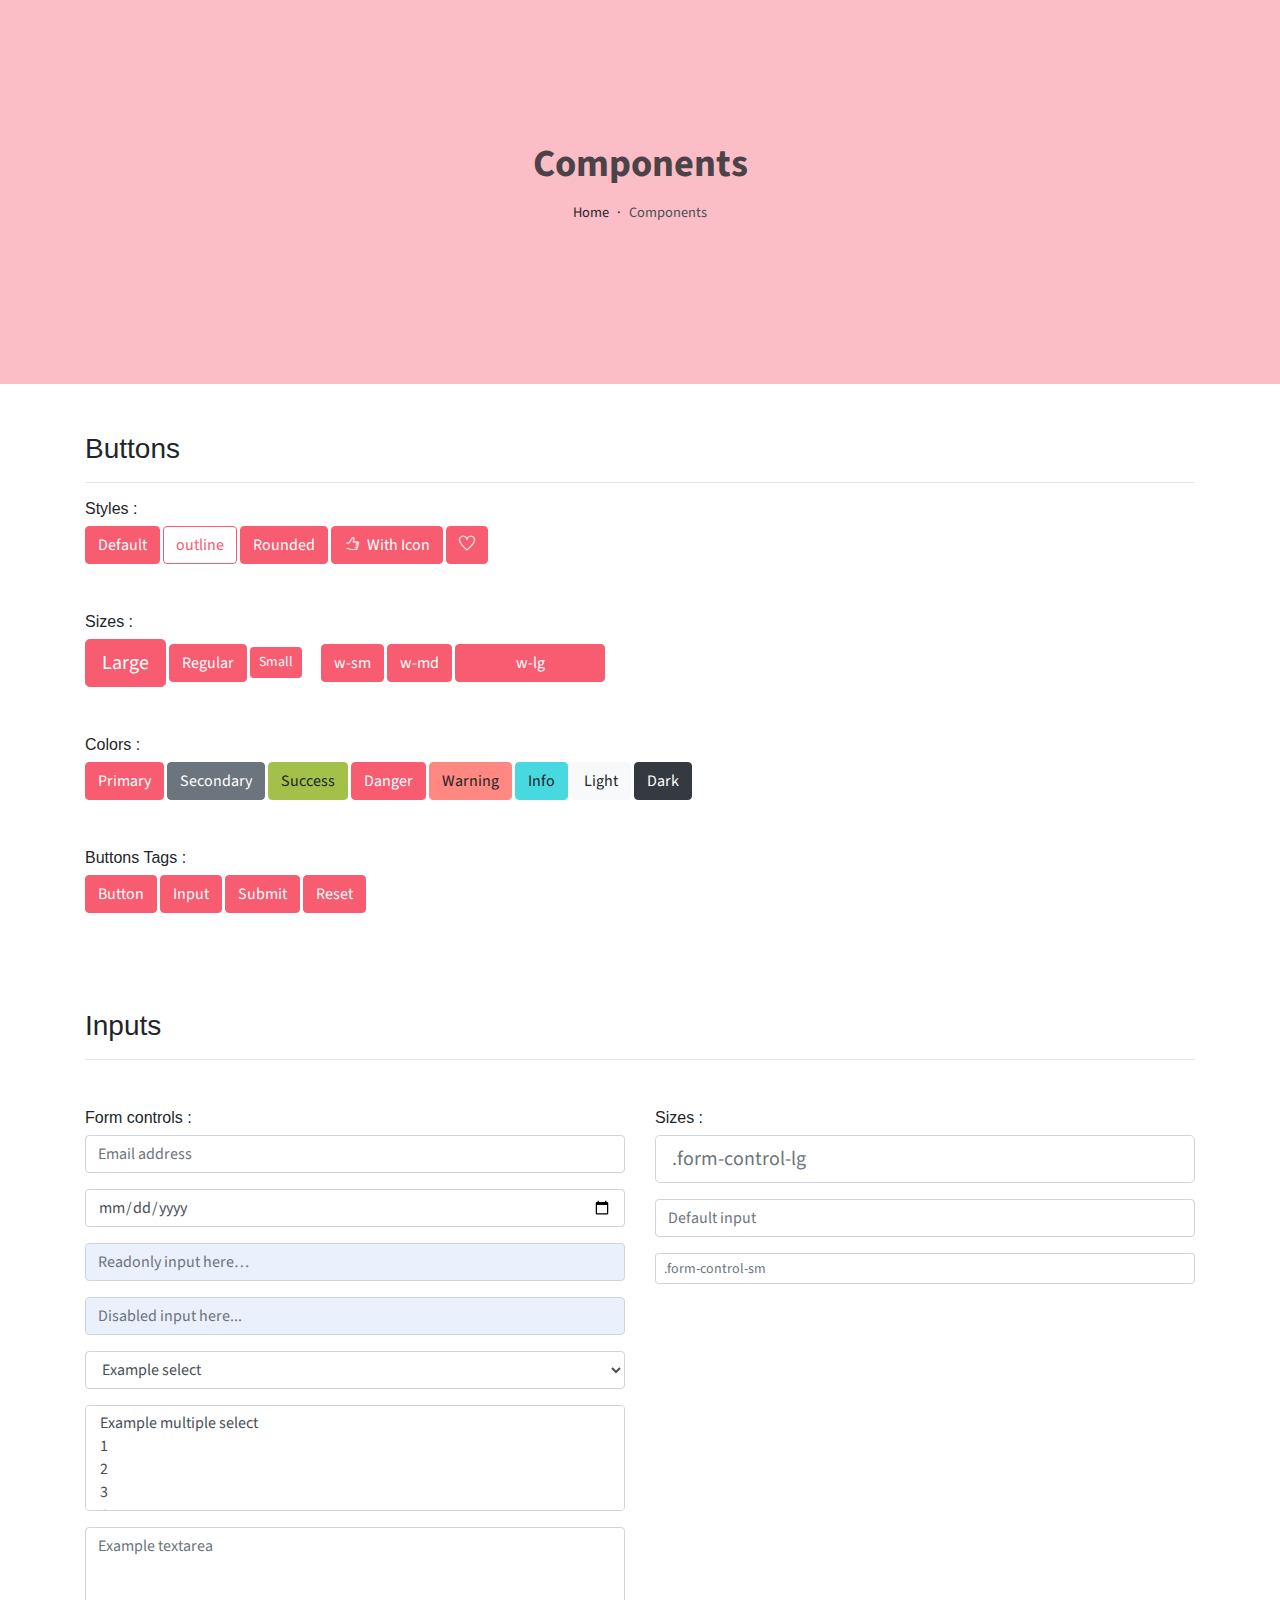
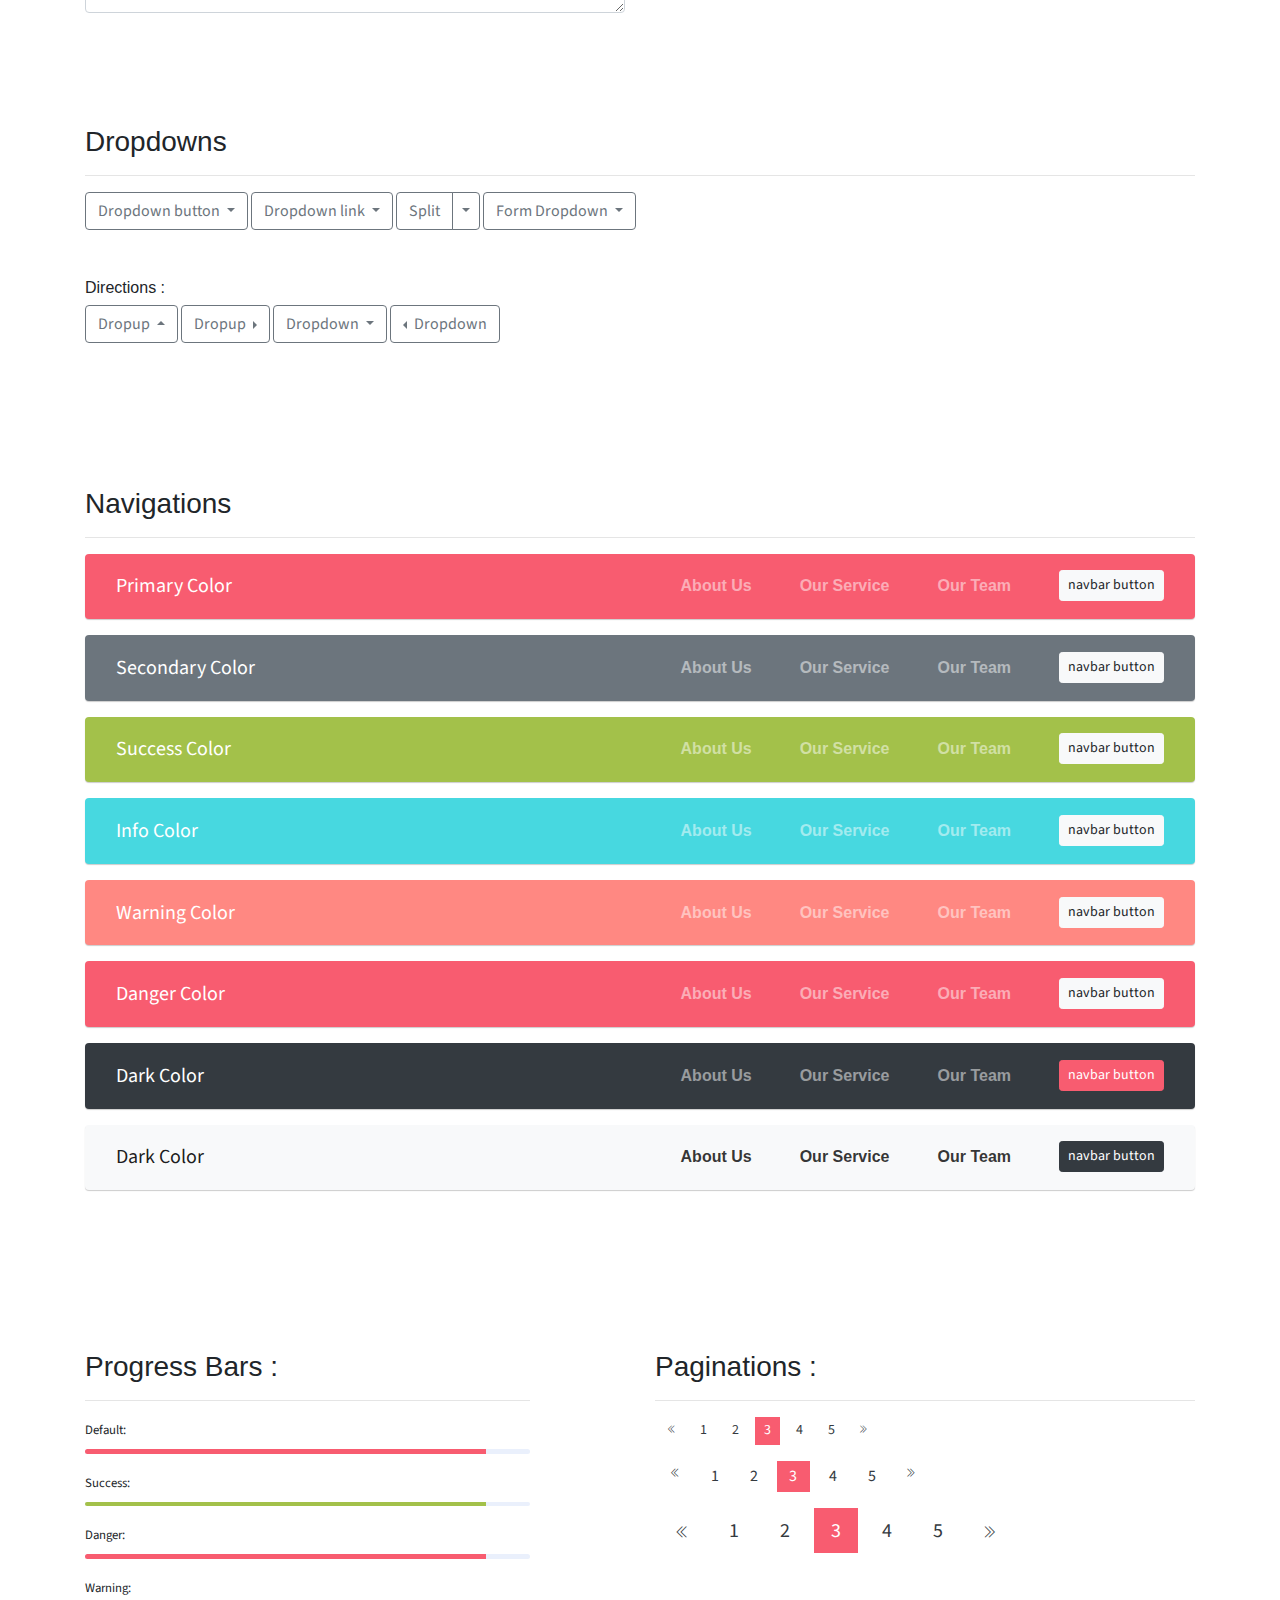
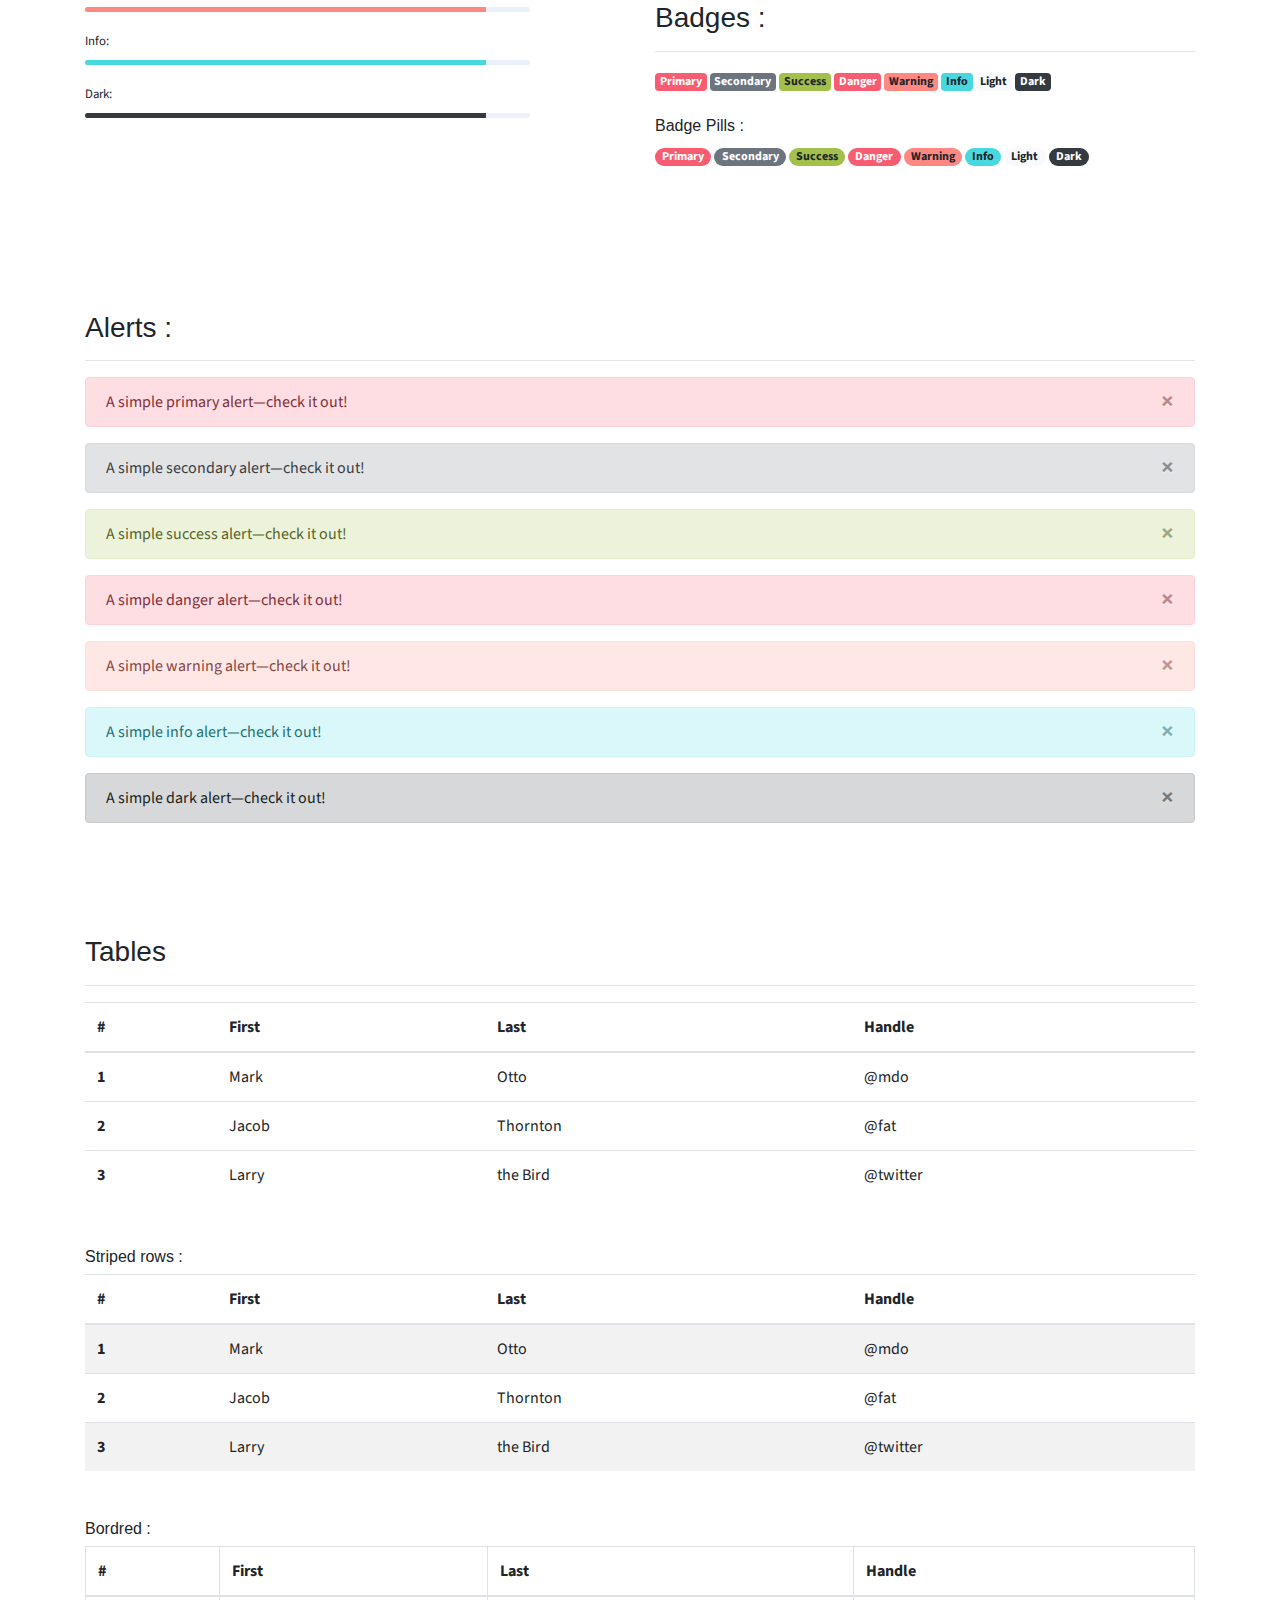
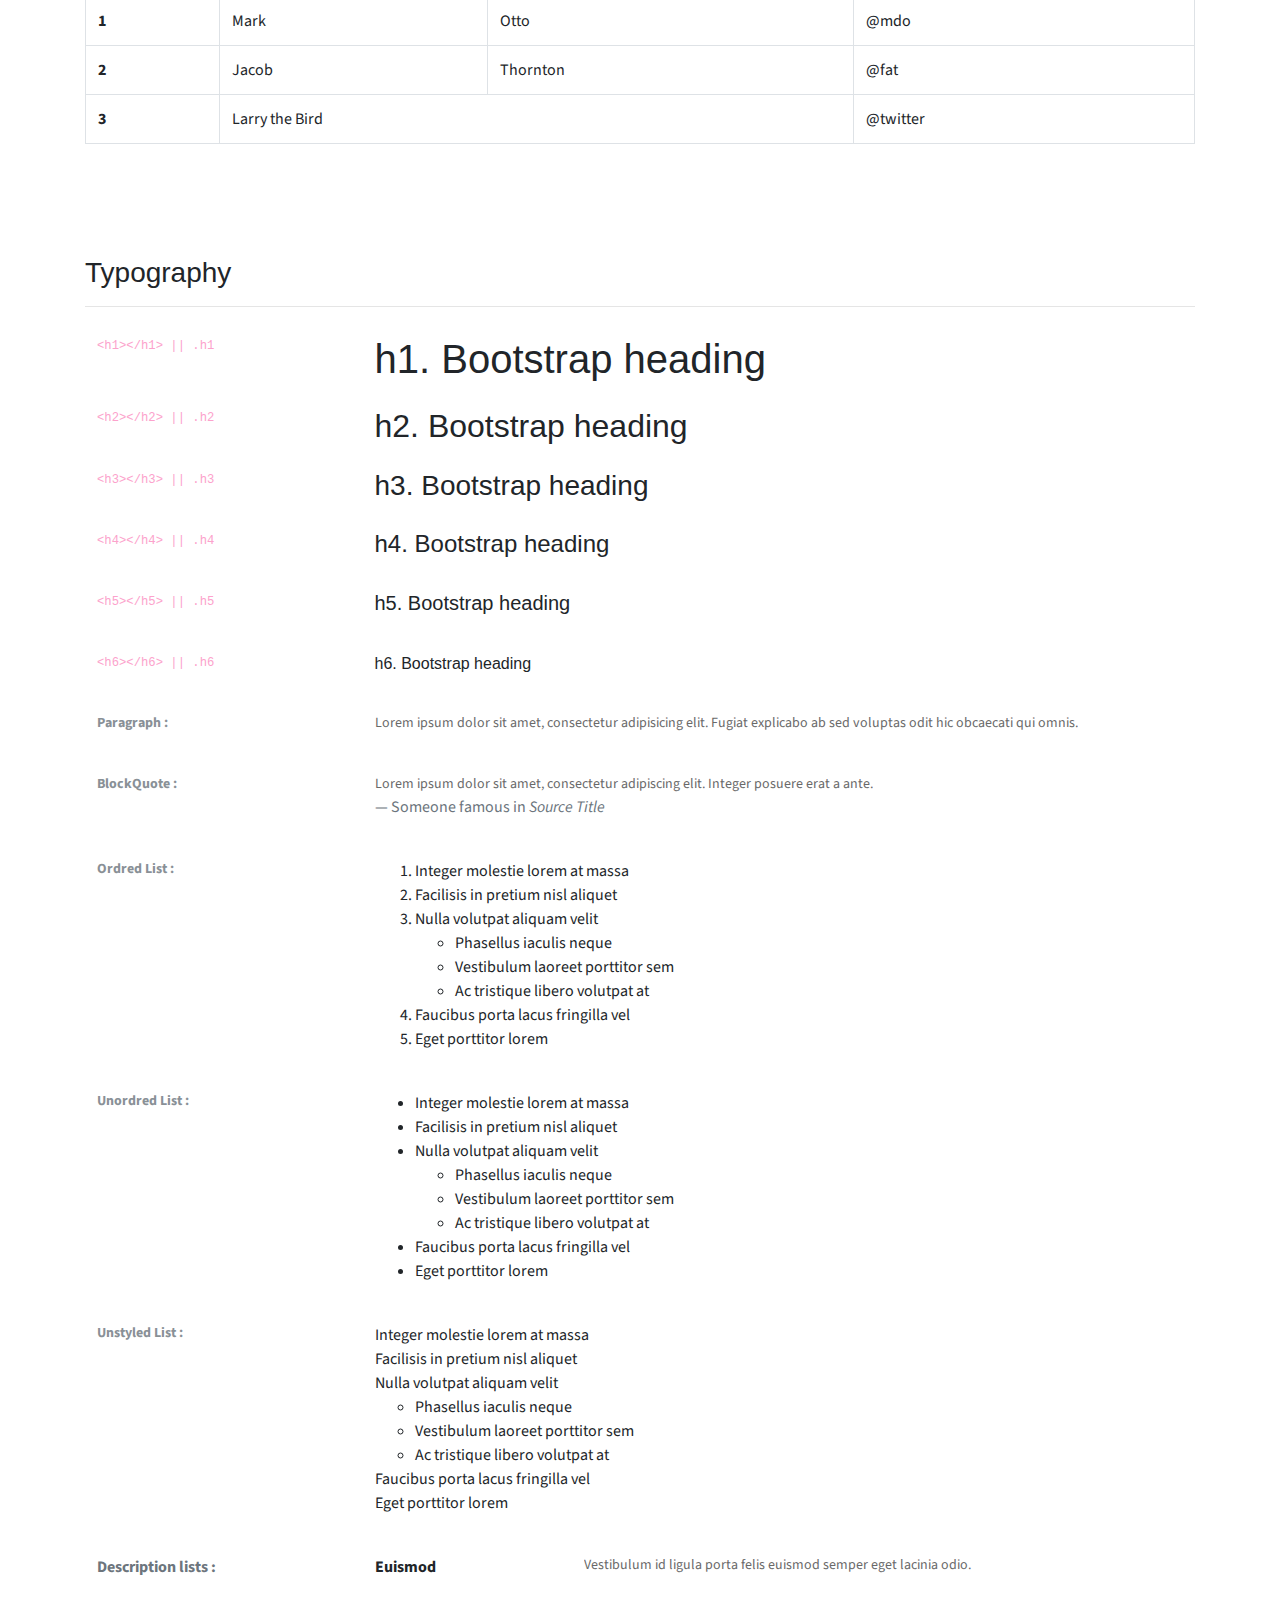
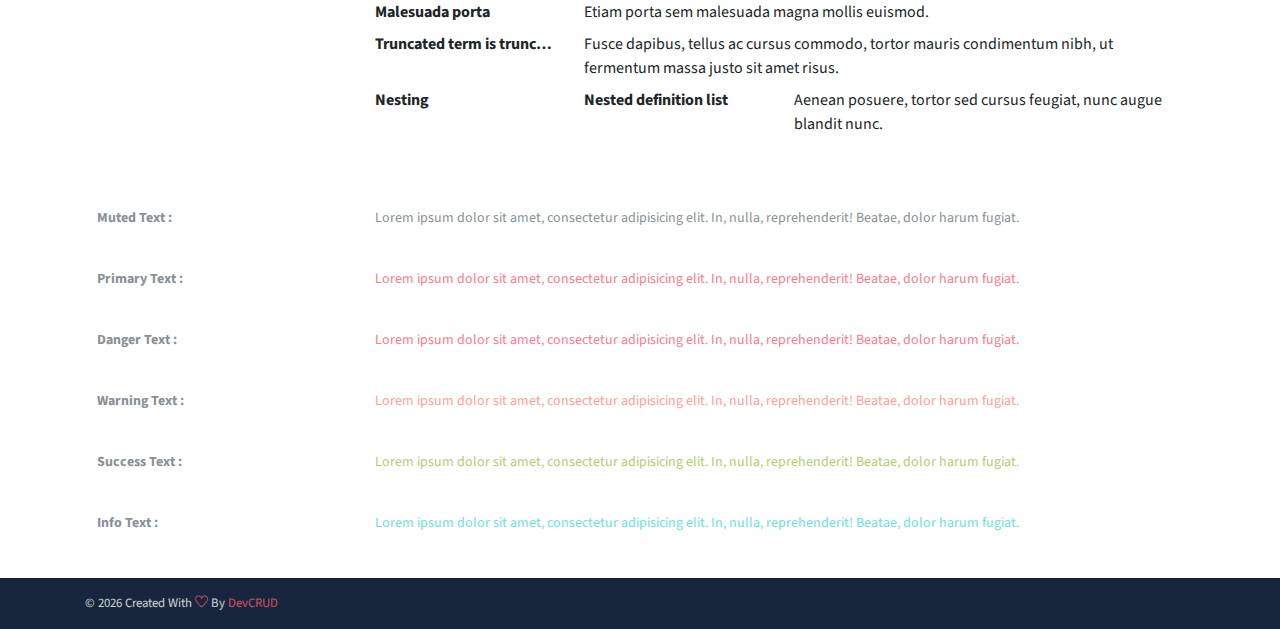
<file: portofolio/public_html/components.html>
<!DOCTYPE html>
<html lang="en">
<head>
   <meta charset="utf-8">
   <meta name="viewport" content="width=device-width, initial-scale=1, shrink-to-fit=no">
   <meta name="description" content="Start your development with JohnDoe landing page.">
   <meta name="author" content="Devcrud">
   <title>JohnDoe Landing page | Components</title>
   <link rel="icon" href="assets/imgs/favicon.png" type="image/png">
   <!-- font icons -->
   <link rel="stylesheet" href="assets/vendors/themify-icons/css/themify-icons.css">
   <!-- Bootstrap + Steller  -->
   <link rel="stylesheet" href="assets/css/johndoe.css">
</head>
<body>

   <!-- Page Header -->
   <header class="header header-mini"> 
      <div class="header-title">Components</div> 
      <nav aria-label="breadcrumb">
         <ol class="breadcrumb">
            <li class="breadcrumb-item"><a href="/">Home</a></li>
            <li class="breadcrumb-item active" aria-current="page">Components</li>
         </ol>
      </nav>
   </header> <!-- End Of Page Header -->

   <!-- main content -->
   <div class="container">

      <!-- Buttons -->
      <h3 class="mt-5">Buttons</h3>
      <hr>
      <h6 class="section-secondary-title">Styles :</h6>
      <button class="btn btn-primary">Default</button>
      <button class="btn btn-outline-primary">outline</button>
      <button class="btn btn-primary rounded">Rounded</button>
      <button class="btn btn-primary rounded"><i class="ti-thumb-up pr-1"></i> With Icon</button>
      <button class="btn btn-primary circle"><i class="ti-heart"></i></button>

      <h6 class="section-secondary-title mt-5">Sizes :</h6>
      <button class="btn btn-primary btn-lg">Large</button>
      <button class="btn btn-primary ">Regular</button>
      <button class="btn btn-primary btn-sm">Small</button>
      <button class="btn btn-primary w-sm ml-3">w-sm</button>
      <button class="btn btn-primary w-md">w-md</button>
      <button class="btn btn-primary w-lg">w-lg</button>

      <h6 class="section-secondary-title mt-5">Colors :</h6>          
      <button type="button" class="btn btn-primary">Primary</button>
      <button type="button" class="btn btn-secondary">Secondary</button>
      <button type="button" class="btn btn-success">Success</button>
      <button type="button" class="btn btn-danger">Danger</button>
      <button type="button" class="btn btn-warning">Warning</button>
      <button type="button" class="btn btn-info">Info</button>
      <button type="button" class="btn btn-light">Light</button>
      <button type="button" class="btn btn-dark">Dark</button>

      <h6 class="section-secondary-title mt-5">Buttons Tags :</h6>
      <button class="btn btn-primary" type="submit">Button</button>
      <input class="btn btn-primary" type="button" value="Input">
      <input class="btn btn-primary" type="submit" value="Submit">
      <input class="btn btn-primary" type="reset" value="Reset">
      
      <!-- devider -->
      <div class="py-5"></div>

      <!-- Inputs -->
      <h3>Inputs</h3>
      <hr>
      <div class="row mt-5">
         <div class="col-md-6">
            <h6 class="section-secondary-title">Form controls :</h6>        
            <div class="form-group">
               <input type="email" class="form-control" id="exampleFormControlInput1" placeholder="Email address">
            </div>
            <div class="form-group">
               <input type="date" class="form-control" id="exampleFormControlInput1" placeholder="Date">
            </div>
            <div class="form-group">
               <input class="form-control" type="text" placeholder="Readonly input here…" readonly>
            </div>
            <div class="form-group">
               <input class="form-control" id="disabledInput" type="text" placeholder="Disabled input here..." disabled>
            </div>
            <div class="form-group">
               <select class="form-control" id="exampleFormControlSelect1">
                  <option>Example select</option>
                  <option>1</option>
                  <option>2</option>
                  <option>3</option>
                  <option>4</option>
                  <option>5</option>
               </select>
            </div>
            <div class="form-group">
               <select multiple class="form-control" id="exampleFormControlSelect2">
                  <option>Example multiple select</option>
                  <option>1</option>
                  <option>2</option>
                  <option>3</option>
                  <option>4</option>
                  <option>5</option>
               </select>
            </div>
            <div class="form-group">
               <textarea class="form-control" id="exampleFormControlTextarea1" rows="3" placeholder="Example textarea"></textarea>
            </div>
         </div>
         <div class="col-md-6">
            <h6 class="section-secondary-title">Sizes :</h6>    
            <div class="form-group">
               <input class="form-control form-control-lg" type="text" placeholder=".form-control-lg">             
            </div>
            <div class="form-group">
               <input class="form-control" type="text" placeholder="Default input">
            </div>
            <div class="form-group">
               <input class="form-control form-control-sm" type="text" placeholder=".form-control-sm"> 
            </div>
         </div>
      </div> <!-- end of inputs -->   

      <!-- devider -->
      <div class="py-5"></div>             

      <!-- Dropdowns -->
      <h3 class="components-section-title font-weight-normal">Dropdowns</h3>
      <hr>
      <div class="dropdown d-inline-block">
         <button class="btn btn-outline-secondary dropdown-toggle" type="button" id="dropdownMenuButton" data-toggle="dropdown" aria-haspopup="true" aria-expanded="false">
         Dropdown button
         </button>
         <div class="dropdown-menu" aria-labelledby="dropdownMenuButton">
         <a class="dropdown-item" href="#">Action</a>
         <a class="dropdown-item" href="#">Another action</a>
         <a class="dropdown-item" href="#">Something else here</a>
         </div>
      </div>
      <div class="dropdown d-inline-block">
         <a class="btn btn-outline-secondary dropdown-toggle" href="#" role="button" id="dropdownMenuLink" data-toggle="dropdown" aria-haspopup="true" aria-expanded="false">
            Dropdown link
         </a>
         <div class="dropdown-menu" aria-labelledby="dropdownMenuLink">
            <a class="dropdown-item" href="#">Action</a>
            <a class="dropdown-item" href="#">Another action</a>
            <a class="dropdown-item" href="#">Something else here</a>
         </div>
      </div>
      <div class="btn-group">
         <button type="button" class="btn btn-outline-secondary">Split</button>
         <button type="button" class="btn btn-outline-secondary dropdown-toggle dropdown-toggle-split" data-toggle="dropdown" aria-haspopup="true" aria-expanded="false">
         <span class="sr-only">Toggle Dropdown</span>
         </button>
         <div class="dropdown-menu">
            <a class="dropdown-item" href="#">Action</a>
            <a class="dropdown-item" href="#">Another action</a>
            <a class="dropdown-item" href="#">Something else here</a>
            <div class="dropdown-divider"></div>
            <a class="dropdown-item" href="#">Separated link</a>
         </div>
      </div>
      <div class="btn-group">
         <button class="btn btn-outline-secondary dropdown-toggle" type="button" id="dropdownMenuButton" data-toggle="dropdown" aria-haspopup="true" aria-expanded="false">
            Form Dropdown
         </button>
         <div class="dropdown-menu form">
            <form class="px-4 py-3">
               <div class="form-group">
                  <input type="email" class="form-control" id="exampleDropdownFormEmail1" placeholder="email@example.com">
               </div>
               <div class="form-group">
                  <input type="password" class="form-control" id="exampleDropdownFormPassword1" placeholder="Password">
               </div>
               <div class="form-check mb-3">
                  <input type="checkbox" class="form-check-input" id="dropdownCheck">
                  <label class="form-check-label" for="dropdownCheck">
                     Remember me
                  </label>
               </div>
               <button type="submit" class="btn btn-primary btn-block">Sign in</button>
            </form>
            <div class="dropdown-divider"></div>
            <a class="dropdown-item" href="#"><small>New around here? Sign up</small></a>
            <a class="dropdown-item" href="#"><small>Forgot password?</small></a>
         </div>
      </div>       
      <h6 class="section-secondary-title mt-5">Directions :</h6>  
      <div class="btn-group dropup">
         <button type="button" class="btn btn-outline-secondary dropdown-toggle" data-toggle="dropdown" aria-haspopup="true" aria-expanded="false">
            Dropup
         </button>
         <div class="dropdown-menu">
            <a class="dropdown-item" href="#">Action</a>
            <a class="dropdown-item" href="#">Another action</a>
            <a class="dropdown-item" href="#">Something else here</a>
            <div class="dropdown-divider"></div>
            <a class="dropdown-item" href="#">Separated link</a>
         </div>
      </div>
      <div class="btn-group dropright">
         <button type="button" class="btn btn-outline-secondary dropdown-toggle" data-toggle="dropdown" aria-haspopup="true" aria-expanded="false">
            Dropup
         </button>
         <div class="dropdown-menu">
            <a class="dropdown-item" href="#">Action</a>
            <a class="dropdown-item" href="#">Another action</a>
            <a class="dropdown-item" href="#">Something else here</a>
            <div class="dropdown-divider"></div>
            <a class="dropdown-item" href="#">Separated link</a>
         </div>
      </div>
      <div class="btn-group">
         <button type="button" class="btn btn-outline-secondary dropdown-toggle" data-toggle="dropdown" aria-haspopup="true" aria-expanded="false">
            Dropdown
         </button>
         <div class="dropdown-menu">
            <a class="dropdown-item" href="#">Action</a>
            <a class="dropdown-item" href="#">Another action</a>
            <a class="dropdown-item" href="#">Something else here</a>
            <div class="dropdown-divider"></div>
            <a class="dropdown-item" href="#">Separated link</a>
         </div>
      </div>
      <div class="btn-group dropleft">
         <button type="button" class="btn btn-outline-secondary dropdown-toggle" data-toggle="dropdown" aria-haspopup="true" aria-expanded="false">
            Dropdown
         </button>
         <div class="dropdown-menu">
            <a class="dropdown-item" href="#">Action</a>
            <a class="dropdown-item" href="#">Another action</a>
            <a class="dropdown-item" href="#">Something else here</a>
            <div class="dropdown-divider"></div>
            <a class="dropdown-item" href="#">Separated link</a>
         </div>
      </div> <!-- end of Dropdowns -->  

      <!-- devider -->
      <div class="py-5"></div>   

      <!-- navbars -->
      <h3 class="components-section-title font-weight-normal mt-5">Navigations</h3>
      <hr>
      <nav class="navbar navbar-expand-sm navbar-dark bg-primary rounded shadow mb-3">
         <div class="container">
            <a class="navbar-brand" href="#">Primary Color</a>
            <button class="navbar-toggler ml-auto" type="button" data-toggle="collapse" data-target="#navbarSupportedContent" aria-controls="navbarSupportedContent" aria-expanded="false" aria-label="Toggle navigation">
            <span class="navbar-toggler-icon"></span>
            </button>
            <div class="collapse navbar-collapse" id="navbarSupportedContent">
               <ul class="navbar-nav ml-auto"> 
                  <li class="nav-item">
                     <a class="nav-link" href="#about">About Us</a>
                  </li>
                  <li class="nav-item">
                     <a class="nav-link" href="#service">Our Service</a>
                  </li>
                  <li class="nav-item">
                     <a class="nav-link" href="#team">Our Team</a>
                  </li>
                  <li class="nav-item">
                     <a href="#book-table" class="ml-4 mt-1 btn btn-light btn-sm">navbar button</a>
                  </li>
               </ul>                       
            </div>
         </div>
      </nav>
      <nav class="navbar navbar-expand-sm navbar-dark bg-secondary rounded shadow mb-3">
         <div class="container">
            <a class="navbar-brand" href="#">Secondary Color</a>
            <button class="navbar-toggler ml-auto" type="button" data-toggle="collapse" data-target="#navbarSupportedContent" aria-controls="navbarSupportedContent" aria-expanded="false" aria-label="Toggle navigation">
            <span class="navbar-toggler-icon"></span>
            </button>
            <div class="collapse navbar-collapse" id="navbarSupportedContent">
               <ul class="navbar-nav ml-auto"> 
                  <li class="nav-item">
                     <a class="nav-link" href="#about">About Us</a>
                  </li>
                  <li class="nav-item">
                     <a class="nav-link" href="#service">Our Service</a>
                  </li>
                  <li class="nav-item">
                     <a class="nav-link" href="#team">Our Team</a>
                  </li>
                  <li class="nav-item">
                     <a href="#book-table" class="ml-4 mt-1 btn btn-light btn-sm">navbar button</a>
                  </li>
               </ul>                       
            </div>
         </div>
      </nav>
      <nav class="navbar navbar-expand-sm navbar-dark bg-success rounded shadow mb-3">
         <div class="container">
            <a class="navbar-brand" href="#">Success Color</a>
            <button class="navbar-toggler ml-auto" type="button" data-toggle="collapse" data-target="#navbarSupportedContent" aria-controls="navbarSupportedContent" aria-expanded="false" aria-label="Toggle navigation">
            <span class="navbar-toggler-icon"></span>
            </button>
            <div class="collapse navbar-collapse" id="navbarSupportedContent">
               <ul class="navbar-nav ml-auto"> 
                  <li class="nav-item">
                     <a class="nav-link" href="#about">About Us</a>
                  </li>
                  <li class="nav-item">
                     <a class="nav-link" href="#service">Our Service</a>
                  </li>
                  <li class="nav-item">
                     <a class="nav-link" href="#team">Our Team</a>
                  </li>
                  <li class="nav-item">
                     <a href="#book-table" class="ml-4 mt-1 btn btn-light btn-sm">navbar button</a>
                  </li>
               </ul>                       
            </div>
         </div>
      </nav>
      <nav class="navbar navbar-expand-sm navbar-dark bg-info rounded shadow mb-3">
         <div class="container">
            <a class="navbar-brand" href="#">Info Color</a>
            <button class="navbar-toggler ml-auto" type="button" data-toggle="collapse" data-target="#navbarSupportedContent" aria-controls="navbarSupportedContent" aria-expanded="false" aria-label="Toggle navigation">
            <span class="navbar-toggler-icon"></span>
            </button>
            <div class="collapse navbar-collapse" id="navbarSupportedContent">
               <ul class="navbar-nav ml-auto"> 
                  <li class="nav-item">
                     <a class="nav-link" href="#about">About Us</a>
                  </li>
                  <li class="nav-item">
                     <a class="nav-link" href="#service">Our Service</a>
                  </li>
                  <li class="nav-item">
                     <a class="nav-link" href="#team">Our Team</a>
                  </li>
                  <li class="nav-item">
                     <a href="#book-table" class="ml-4 mt-1 btn btn-light btn-sm">navbar button</a>
                  </li>
               </ul>                       
            </div>
         </div>
      </nav>
      <nav class="navbar navbar-expand-sm navbar-dark bg-warning rounded shadow mb-3">
         <div class="container">
            <a class="navbar-brand" href="#">Warning Color</a>
            <button class="navbar-toggler ml-auto" type="button" data-toggle="collapse" data-target="#navbarSupportedContent" aria-controls="navbarSupportedContent" aria-expanded="false" aria-label="Toggle navigation">
            <span class="navbar-toggler-icon"></span>
            </button>
            <div class="collapse navbar-collapse" id="navbarSupportedContent">
               <ul class="navbar-nav ml-auto"> 
                  <li class="nav-item">
                     <a class="nav-link" href="#about">About Us</a>
                  </li>
                  <li class="nav-item">
                     <a class="nav-link" href="#service">Our Service</a>
                  </li>
                  <li class="nav-item">
                     <a class="nav-link" href="#team">Our Team</a>
                  </li>
                  <li class="nav-item">
                     <a href="#book-table" class="ml-4 mt-1 btn btn-light btn-sm">navbar button</a>
                  </li>
               </ul>                       
            </div>
         </div>
      </nav>
      <nav class="navbar navbar-expand-sm navbar-dark bg-danger rounded shadow mb-3">
         <div class="container">
            <a class="navbar-brand" href="#">Danger Color</a>
            <button class="navbar-toggler ml-auto" type="button" data-toggle="collapse" data-target="#navbarSupportedContent" aria-controls="navbarSupportedContent" aria-expanded="false" aria-label="Toggle navigation">
            <span class="navbar-toggler-icon"></span>
            </button>
            <div class="collapse navbar-collapse" id="navbarSupportedContent">
               <ul class="navbar-nav ml-auto"> 
                  <li class="nav-item">
                     <a class="nav-link" href="#about">About Us</a>
                  </li>
                  <li class="nav-item">
                     <a class="nav-link" href="#service">Our Service</a>
                  </li>
                  <li class="nav-item">
                     <a class="nav-link" href="#team">Our Team</a>
                  </li>
                  <li class="nav-item">
                     <a href="#book-table" class="ml-4 mt-1 btn btn-light btn-sm">navbar button</a>
                  </li>
               </ul>                       
            </div>
         </div>
      </nav>
      <nav class="navbar navbar-expand-sm navbar-dark bg-dark rounded shadow mb-3">
         <div class="container">
            <a class="navbar-brand" href="#">Dark Color</a>
            <button class="navbar-toggler ml-auto" type="button" data-toggle="collapse" data-target="#navbarSupportedContent" aria-controls="navbarSupportedContent" aria-expanded="false" aria-label="Toggle navigation">
            <span class="navbar-toggler-icon"></span>
            </button>
            <div class="collapse navbar-collapse" id="navbarSupportedContent">
               <ul class="navbar-nav ml-auto"> 
                  <li class="nav-item">
                     <a class="nav-link" href="#about">About Us</a>
                  </li>
                  <li class="nav-item">
                     <a class="nav-link" href="#service">Our Service</a>
                  </li>
                  <li class="nav-item">
                     <a class="nav-link" href="#team">Our Team</a>
                  </li>
                  <li class="nav-item">
                     <a href="#book-table" class="ml-4 mt-1 btn btn-primary btn-sm">navbar button</a>
                  </li>
               </ul>                       
            </div>
         </div>
      </nav>
      <nav class="navbar navbar-expand-sm navbar-light bg-light rounded shadow mb-3">
         <div class="container">
            <a class="navbar-brand" href="#">Dark Color</a>
            <button class="navbar-toggler ml-auto" type="button" data-toggle="collapse" data-target="#navbarSupportedContent" aria-controls="navbarSupportedContent" aria-expanded="false" aria-label="Toggle navigation">
            <span class="navbar-toggler-icon"></span>
            </button>
            <div class="collapse navbar-collapse" id="navbarSupportedContent">
               <ul class="navbar-nav ml-auto"> 
                  <li class="nav-item">
                     <a class="nav-link" href="#about">About Us</a>
                  </li>
                  <li class="nav-item">
                     <a class="nav-link" href="#service">Our Service</a>
                  </li>
                  <li class="nav-item">
                     <a class="nav-link" href="#team">Our Team</a>
                  </li>
                  <li class="nav-item">
                     <a href="#book-table" class="ml-4 mt-1 btn btn-dark btn-sm">navbar button</a>
                  </li>
               </ul>                       
            </div>
         </div>
      </nav>
      <!-- End of navbars -->

      <!-- devider -->
      <div class="py-5"></div>   
      
      <!-- progress bars -->
      <div class="row justify-content-between">
         <div class="col-md-5">
            <h3 class="components-section-title font-weight-normal mt-5">Progress Bars :</h3>
            <hr>
            <small>Default: </small>
            <div class="progress mt-2 mb-3">
               <div class="progress-bar" role="progressbar" style="width: 90%" aria-valuenow="25" aria-valuemin="0" aria-valuemax="100"></div>
            </div>
            <small>Success:</small>
            <div class="progress mt-2 mb-3">
               <div class="progress-bar bg-success" role="progressbar" style="width: 90%" aria-valuenow="25" aria-valuemin="0" aria-valuemax="100"></div>
            </div>
            <small>Danger:</small>
            <div class="progress mt-2 mb-3">
               <div class="progress-bar bg-danger" role="progressbar" style="width: 90%" aria-valuenow="25" aria-valuemin="0" aria-valuemax="100"></div>
            </div>
            <small>Warning:</small>
            <div class="progress mt-2 mb-3">
               <div class="progress-bar bg-warning" role="progressbar" style="width: 90%" aria-valuenow="25" aria-valuemin="0" aria-valuemax="100"></div>
            </div>
            <small>Info:</small>
            <div class="progress mt-2 mb-3">
               <div class="progress-bar bg-info" role="progressbar" style="width: 90%" aria-valuenow="25" aria-valuemin="0" aria-valuemax="100"></div>
            </div>
            <small>Dark:</small>
            <div class="progress mt-2 mb-3">
               <div class="progress-bar bg-dark" role="progressbar" style="width: 90%" aria-valuenow="25" aria-valuemin="0" aria-valuemax="100"></div>
            </div>
         </div>
         <div class="col-md-6">
            <h3 class="components-section-title font-weight-normal mt-5">Paginations :</h3>
            <hr>
            <nav aria-label="Page navigation example">
               <ul class="pagination pagination-sm">
                  <li class="page-item"><a class="page-link" href="#"><i class="ti-angle-double-left"></i></a></li>
                  <li class="page-item"><a class="page-link" href="#">1</a></li>
                  <li class="page-item"><a class="page-link" href="#">2</a></li>
                  <li class="page-item active"><a class="page-link" href="#">3</a></li>
                  <li class="page-item"><a class="page-link" href="#">4</a></li>
                  <li class="page-item"><a class="page-link" href="#">5</a></li>
                  <li class="page-item"><a class="page-link" href="#"><i class="ti-angle-double-right"></i></a></li>
               </ul>
            </nav>
            <nav aria-label="Page navigation example">
               <ul class="pagination">
               <li class="page-item"><a class="page-link" href="#"><i class="ti-angle-double-left"></i></a></li>
                  <li class="page-item"><a class="page-link" href="#">1</a></li>
                  <li class="page-item"><a class="page-link" href="#">2</a></li>
                  <li class="page-item active"><a class="page-link" href="#">3</a></li>
                  <li class="page-item"><a class="page-link" href="#">4</a></li>
                  <li class="page-item"><a class="page-link" href="#">5</a></li>
                  <li class="page-item"><a class="page-link" href="#"><i class="ti-angle-double-right"></i></a></li>
               </ul>
            </nav>
            <nav aria-label="Page navigation example">
               <ul class="pagination pagination-lg">
                  <li class="page-item"><a class="page-link" href="#"><i class="ti-angle-double-left"></i></a></li>
                  <li class="page-item"><a class="page-link" href="#">1</a></li>
                  <li class="page-item"><a class="page-link" href="#">2</a></li>
                  <li class="page-item active"><a class="page-link" href="#">3</a></li>
                  <li class="page-item"><a class="page-link" href="#">4</a></li>
                  <li class="page-item"><a class="page-link" href="#">5</a></li>
                  <li class="page-item"><a class="page-link" href="#"><i class="ti-angle-double-right"></i></a></li>
               </ul>
            </nav>

            <!-- Badges -->
            <h3 class="components-section-title font-weight-normal mt-5">Badges :</h3>
            <hr>
            <span class="badge badge-primary">Primary</span>
            <span class="badge badge-secondary">Secondary</span>
            <span class="badge badge-success">Success</span>
            <span class="badge badge-danger">Danger</span>
            <span class="badge badge-warning">Warning</span>
            <span class="badge badge-info">Info</span>
            <span class="badge badge-light">Light</span>
            <span class="badge badge-dark">Dark</span>
            <h6 class="section-secondary-title mt-4 mb-2">Badge Pills :</h6>
            <span class="badge badge-pill badge-primary">Primary</span>
            <span class="badge badge-pill badge-secondary">Secondary</span>
            <span class="badge badge-pill badge-success">Success</span>
            <span class="badge badge-pill badge-danger">Danger</span>
            <span class="badge badge-pill badge-warning">Warning</span>
            <span class="badge badge-pill badge-info">Info</span>
            <span class="badge badge-pill badge-light">Light</span>
            <span class="badge badge-pill badge-dark">Dark</span>
         </div>
      </div> <!-- End of Progress bars -->

      <!-- devider -->
      <div class="py-5"></div>  

      <!-- Alerts -->
      <h3 class="components-section-title font-weight-normal mt-5">Alerts :</h3>
      <hr>
      <div class="alert alert-primary alert-dismissible fade show" role="alert">
         A simple primary alert—check it out!
         <button type="button" class="close" data-dismiss="alert" aria-label="Close">
            <span aria-hidden="true">&times;</span>
         </button>
      </div>
      <div class="alert alert-secondary alert-dismissible fade show" role="alert">
         A simple secondary alert—check it out!
         <button type="button" class="close" data-dismiss="alert" aria-label="Close">
            <span aria-hidden="true">&times;</span>
         </button>
      </div>
      <div class="alert alert-success alert-dismissible fade show" role="alert">
         A simple success alert—check it out!
         <button type="button" class="close" data-dismiss="alert" aria-label="Close">
            <span aria-hidden="true">&times;</span>
         </button>
      </div>
      <div class="alert alert-danger alert-dismissible fade show" role="alert">
         A simple danger alert—check it out!
         <button type="button" class="close" data-dismiss="alert" aria-label="Close">
            <span aria-hidden="true">&times;</span>
         </button>
      </div>
      <div class="alert alert-warning alert-dismissible fade show" role="alert">
         A simple warning alert—check it out!
         <button type="button" class="close" data-dismiss="alert" aria-label="Close">
            <span aria-hidden="true">&times;</span>
         </button>
      </div>
      <div class="alert alert-info alert-dismissible fade show" role="alert">
         A simple info alert—check it out!
         <button type="button" class="close" data-dismiss="alert" aria-label="Close">
            <span aria-hidden="true">&times;</span>
         </button>
      </div>
      <div class="alert alert-dark alert-dismissible fade show" role="alert">
         A simple dark alert—check it out!
         <button type="button" class="close" data-dismiss="alert" aria-label="Close">
            <span aria-hidden="true">&times;</span>
         </button>
      </div>
      <!-- end of alerts -->

      <!-- devider -->
      <div class="py-5"></div> 
   
      <!-- tables -->
      <h3 class="components-section-title">Tables</h3>
      <hr>
      <table class="table">
         <thead>
            <tr>
               <th scope="col">#</th>
               <th scope="col">First</th>
               <th scope="col">Last</th>
               <th scope="col">Handle</th>
            </tr>
         </thead>
         <tbody>
            <tr>
               <th scope="row">1</th>
               <td>Mark</td>
               <td>Otto</td>
               <td>@mdo</td>
            </tr>
            <tr>
               <th scope="row">2</th>
               <td>Jacob</td>
               <td>Thornton</td>
               <td>@fat</td>
            </tr>
            <tr>
               <th scope="row">3</th>
               <td>Larry</td>
               <td>the Bird</td>
               <td>@twitter</td>
            </tr>
         </tbody>
      </table>

      <h6 class="section-secondary-title mt-5">Striped rows :</h6>
      <table class="table table-striped">
         <thead>
            <tr>
               <th scope="col">#</th>
               <th scope="col">First</th>
               <th scope="col">Last</th>
               <th scope="col">Handle</th>
            </tr>
         </thead>
         <tbody>
            <tr>
               <th scope="row">1</th>
               <td>Mark</td>
               <td>Otto</td>
               <td>@mdo</td>
            </tr>
            <tr>
               <th scope="row">2</th>
               <td>Jacob</td>
               <td>Thornton</td>
               <td>@fat</td>
            </tr>
            <tr>
               <th scope="row">3</th>
               <td>Larry</td>
               <td>the Bird</td>
               <td>@twitter</td>
            </tr>
         </tbody>
      </table>

      <h6 class="section-secondary-title mt-5">Bordred :</h6>
      <table class="table table-bordered">
         <thead>
            <tr>
               <th scope="col">#</th>
               <th scope="col">First</th>
               <th scope="col">Last</th>
               <th scope="col">Handle</th>
            </tr>
         </thead>
         <tbody>
            <tr>
               <th scope="row">1</th>
               <td>Mark</td>
               <td>Otto</td>
               <td>@mdo</td>
            </tr>
            <tr>
               <th scope="row">2</th>
               <td>Jacob</td>
               <td>Thornton</td>
               <td>@fat</td>
            </tr>
            <tr>
               <th scope="row">3</th>
               <td colspan="2">Larry the Bird</td>
               <td>@twitter</td>
            </tr>
         </tbody>
      </table>
      <!-- end of tables -->

      <!-- devider -->
      <div class="py-5"></div> 

      <!-- typography -->
      <h3 class="components-section-title">Typography</h3>
      <hr>
     
      <table class="table table-borderless v-align-center">
         <tbody>
            <tr>
               <td>
                  <p><code class="highlighter-rouge">&lt;h1&gt;&lt;/h1&gt; || .h1</code></p>
               </td>
               <td class="w-75"><span class="h1">h1. Bootstrap heading</span></td>
            </tr>
            <tr>
               <td>
                  <p><code class="highlighter-rouge">&lt;h2&gt;&lt;/h2&gt; || .h2</code></p>
               </td>
               <td><span class="h2">h2. Bootstrap heading</span></td>
            </tr>
            <tr>
               <td>
                  <p><code class="highlighter-rouge">&lt;h3&gt;&lt;/h3&gt; || .h3</code></p>
               </td>
               <td><span class="h3">h3. Bootstrap heading</span></td>
            </tr>
            <tr>
               <td>
                  <p><code class="highlighter-rouge">&lt;h4&gt;&lt;/h4&gt; || .h4</code></p>
               </td>
               <td><span class="h4">h4. Bootstrap heading</span></td>
            </tr>
            <tr>
               <td>
                  <p><code class="highlighter-rouge">&lt;h5&gt;&lt;/h5&gt; || .h5</code></p>
               </td>
               <td><span class="h5">h5. Bootstrap heading</span></td>
            </tr>
            <tr>
               <td>
                  <p><code class="highlighter-rouge">&lt;h6&gt;&lt;/h6&gt; || .h6</code></p>
               </td>
               <td><span class="h6">h6. Bootstrap heading</span></td>
            </tr>
            <tr>
               <td>
                  <p class="font-weight-bold text-muted">Paragraph :</p>
               </td>
               <td><p>Lorem ipsum dolor sit amet, consectetur adipisicing elit. Fugiat explicabo ab sed voluptas odit hic obcaecati qui omnis.</p></td>
            </tr>
            <tr>
               <td>
                  <p class="font-weight-bold text-muted">BlockQuote :</p>
               </td>
               <td>
                  <blockquote class="blockquote">
                     <p class="mb-0">Lorem ipsum dolor sit amet, consectetur adipiscing elit. Integer posuere erat a ante.</p>
                     <footer class="blockquote-footer">Someone famous in <cite title="Source Title">Source Title</cite></footer>
                  </blockquote>
               </td>
            </tr>

            
            <tr>
               <td><p class="font-weight-bold text-muted">Ordred List :</p></td>
               <td>
                  <ol>
                     <li>Integer molestie lorem at massa</li>
                     <li>Facilisis in pretium nisl aliquet</li>
                     <li>Nulla volutpat aliquam velit
                        <ul>
                           <li>Phasellus iaculis neque</li>
                           <li>Vestibulum laoreet porttitor sem</li>
                           <li>Ac tristique libero volutpat at</li>
                        </ul>
                     </li>
                     <li>Faucibus porta lacus fringilla vel</li>
                     <li>Eget porttitor lorem</li>
                  </ol>
               </td>
            </tr>
            <tr>
               <td><p class="font-weight-bold text-muted">Unordred List :</p></td>
               <td>
                  <ul >
                     <li>Integer molestie lorem at massa</li>
                     <li>Facilisis in pretium nisl aliquet</li>
                     <li>Nulla volutpat aliquam velit
                        <ul>
                           <li>Phasellus iaculis neque</li>
                           <li>Vestibulum laoreet porttitor sem</li>
                           <li>Ac tristique libero volutpat at</li>
                        </ul>
                     </li>
                     <li>Faucibus porta lacus fringilla vel</li>
                     <li>Eget porttitor lorem</li>
                  </ul>
               </td>
            </tr>
            <tr>
               <td><p class="font-weight-bold text-muted">Unstyled List :</p></td>
               <td>
                  <ul class="list-unstyled">
                     <li>Integer molestie lorem at massa</li>
                     <li>Facilisis in pretium nisl aliquet</li>
                     <li>Nulla volutpat aliquam velit
                        <ul>
                           <li>Phasellus iaculis neque</li>
                           <li>Vestibulum laoreet porttitor sem</li>
                           <li>Ac tristique libero volutpat at</li>
                        </ul>
                     </li>
                     <li>Faucibus porta lacus fringilla vel</li>
                     <li>Eget porttitor lorem</li>
                  </ul>
               </td>
            </tr>
            <tr>
               <td class="font-weight-bold text-muted">Description lists : </td>
               <td>
                  <dl class="row">
                     <dt class="col-sm-3">Euismod</dt>
                     <dd class="col-sm-9">
                        <p>Vestibulum id ligula porta felis euismod semper eget lacinia odio.</p>
                     </dd>

                     <dt class="col-sm-3">Malesuada porta</dt>
                     <dd class="col-sm-9">Etiam porta sem malesuada magna mollis euismod.</dd>

                     <dt class="col-sm-3 text-truncate">Truncated term is truncated</dt>
                     <dd class="col-sm-9">Fusce dapibus, tellus ac cursus commodo, tortor mauris condimentum nibh, ut fermentum massa justo sit amet risus.</dd>

                     <dt class="col-sm-3">Nesting</dt>
                     <dd class="col-sm-9">
                        <dl class="row">
                           <dt class="col-sm-4">Nested definition list</dt>
                           <dd class="col-sm-8">Aenean posuere, tortor sed cursus feugiat, nunc augue blandit nunc.</dd>
                        </dl>
                     </dd>
                  </dl>
               </td>
            </tr>
            <tr>
               <td>
                  <p class="font-weight-bold text-muted">Muted Text :</p>
               </td>
               <td>
                  <p class="text-muted">Lorem ipsum dolor sit amet, consectetur adipisicing elit. In, nulla, reprehenderit! Beatae, dolor harum fugiat.</p>
               </td>
            </tr>
            <tr>
               <td>
                  <p class="font-weight-bold text-muted">Primary Text :</p>
               </td>
               <td>
                  <p class="text-primary">Lorem ipsum dolor sit amet, consectetur adipisicing elit. In, nulla, reprehenderit! Beatae, dolor harum fugiat.</p>
               </td>
            </tr>
            <tr>
               <td>
                  <p class="font-weight-bold text-muted">Danger Text :</p>
               </td>
               <td>
                  <p class="text-danger">Lorem ipsum dolor sit amet, consectetur adipisicing elit. In, nulla, reprehenderit! Beatae, dolor harum fugiat.</p>
               </td>
            </tr>
            <tr>
               <td>
                  <p class="font-weight-bold text-muted">Warning Text :</p>
               </td>
               <td>
                  <p class="text-warning">Lorem ipsum dolor sit amet, consectetur adipisicing elit. In, nulla, reprehenderit! Beatae, dolor harum fugiat.</p>
               </td>
            </tr>
            <tr>
               <td>
                  <p class="font-weight-bold text-muted">Success Text :</p>
               </td>
               <td>
                  <p class="text-success">Lorem ipsum dolor sit amet, consectetur adipisicing elit. In, nulla, reprehenderit! Beatae, dolor harum fugiat.</p>
               </td>
            </tr>
            <tr>
               <td>
                  <p class="font-weight-bold text-muted">Info Text :</p>
               </td>
               <td>
                  <p class="text-info">Lorem ipsum dolor sit amet, consectetur adipisicing elit. In, nulla, reprehenderit! Beatae, dolor harum fugiat.</p>
               </td>
            </tr>
         </tbody>
      </table>
   </div>
   <!-- end of typography -->

   <!-- Page Footer -->
   <footer class="footer py-3">
        <div class="container">
            <p class="small mb-0 text-light">
                &copy; <script>document.write(new Date().getFullYear())</script> Created With <i class="ti-heart text-danger"></i> By <a href="http://devcrud.com" target="_blank"><span class="text-danger" title="Bootstrap 4 Themes and Dashboards">DevCRUD</span></a> 
            </p>
        </div>
    </footer>
   <!-- End of Page Footer -->  
   
   <!-- core  -->
   <script src="assets/vendors/jquery/jquery-3.4.1.js"></script>
   <script src="assets/vendors/bootstrap/bootstrap.bundle.js"></script>

</body>
</html>
</file>
<file: html_css/assets/css/styles.css>
.container-welcome {
    min-height: 90vh;
}

.content {
    min-height: 100vh;
}

.contact-me {
    min-height: 100vh;
}

a,
a:hover {
    color: #212529;
}

a:hover {
    text-decoration: none;
}

.block {
    height: 350px;
    background: rgba(86, 61, 124, .15);
    margin-bottom: 30px;
}

.label {
    font-size: .85rem;
    font-weight: bold;
}

h2,
ul {
    margin: 0;
}

button {
    cursor: pointer;
    background: none;
    border: none;
}

.no-padding {
    padding: 0;
}

.container-fluid {
    max-width: 1200px;
}

.list-top {
    margin-left: 50px;
}

.list li:not(:last-child) {
    margin-right: 15px;
}

.list li a {
    transition: color 0.2s;
}

.list li a:hover {
    text-decoration: none;
}

@media screen and (max-width: 767px) {
    .list-top {
        position: absolute;
        /*equal to nav height, use JS to calculate nav height in case you don't explicitly define it in your CSS*/
        top: 70px;
        left: 0;
        right: 0;
        transform: translateX(-100%);
        margin-left: 0;
        padding: 1rem;
        transition: transform 0.3s;
    }

    .nav-top.is-active .list-top {
        transform: none;
    }

    .list-top li {
        flex-grow: 1;
    }
}

html {
    scroll-behavior: smooth;
}

.backToTop {
    width: 50px;
    height: 50px;
    position: fixed;
    bottom: 50px;
    right: 50px;
    z-index: 59;
    cursor: pointer;
    border-radius: 100px;
    transition: all .3s;
    background: url("data:image/svg+xml,%3Csvg viewBox='0 0 24 24' xmlns='http://www.w3.org/2000/svg'%3E%3Cpath d='M7.41,15.41L12,10.83L16.59,15.41L18,14L12,8L6,14L7.41,15.41Z' fill='%23fff'/%3E%3C/svg%3E") no-repeat center center;
}

.backToTop:hover {
    background: #1d2129 url("data:image/svg+xml,%3Csvg viewBox='0 0 24 24' xmlns='http://www.w3.org/2000/svg'%3E%3Cpath d='M7.41,15.41L12,10.83L16.59,15.41L18,14L12,8L6,14L7.41,15.41Z' fill='%23fff'/%3E%3C/svg%3E") no-repeat center center;
}
</file>
<file: portofolio/public_html/assets/vendors/themify-icons/css/themify-icons.css>
@font-face {
	font-family: 'themify';
	src:url("../fonts/themify.eot?-fvbane");
	src:url("../fonts/themify.eot?#iefix-fvbane") format("embedded-opentype"),
		url("../fonts/themify.woff?-fvbane") format("woff"),
		url("../fonts/themify.ttf?-fvbane") format("truetype"),
		url("../fonts/themify.svg?-fvbane#themify") format("svg");
	font-weight: normal;
	font-style: normal;
}

[class^="ti-"], [class*=" ti-"] {
	font-family: 'themify';
	speak: none;
	font-style: normal;
	font-weight: normal;
	font-variant: normal;
	text-transform: none;
	line-height: 1;

	/* Better Font Rendering =========== */
	-webkit-font-smoothing: antialiased;
	-moz-osx-font-smoothing: grayscale;
}

.ti-wand:before {
	content: "\e600";
}
.ti-volume:before {
	content: "\e601";
}
.ti-user:before {
	content: "\e602";
}
.ti-unlock:before {
	content: "\e603";
}
.ti-unlink:before {
	content: "\e604";
}
.ti-trash:before {
	content: "\e605";
}
.ti-thought:before {
	content: "\e606";
}
.ti-target:before {
	content: "\e607";
}
.ti-tag:before {
	content: "\e608";
}
.ti-tablet:before {
	content: "\e609";
}
.ti-star:before {
	content: "\e60a";
}
.ti-spray:before {
	content: "\e60b";
}
.ti-signal:before {
	content: "\e60c";
}
.ti-shopping-cart:before {
	content: "\e60d";
}
.ti-shopping-cart-full:before {
	content: "\e60e";
}
.ti-settings:before {
	content: "\e60f";
}
.ti-search:before {
	content: "\e610";
}
.ti-zoom-in:before {
	content: "\e611";
}
.ti-zoom-out:before {
	content: "\e612";
}
.ti-cut:before {
	content: "\e613";
}
.ti-ruler:before {
	content: "\e614";
}
.ti-ruler-pencil:before {
	content: "\e615";
}
.ti-ruler-alt:before {
	content: "\e616";
}
.ti-bookmark:before {
	content: "\e617";
}
.ti-bookmark-alt:before {
	content: "\e618";
}
.ti-reload:before {
	content: "\e619";
}
.ti-plus:before {
	content: "\e61a";
}
.ti-pin:before {
	content: "\e61b";
}
.ti-pencil:before {
	content: "\e61c";
}
.ti-pencil-alt:before {
	content: "\e61d";
}
.ti-paint-roller:before {
	content: "\e61e";
}
.ti-paint-bucket:before {
	content: "\e61f";
}
.ti-na:before {
	content: "\e620";
}
.ti-mobile:before {
	content: "\e621";
}
.ti-minus:before {
	content: "\e622";
}
.ti-medall:before {
	content: "\e623";
}
.ti-medall-alt:before {
	content: "\e624";
}
.ti-marker:before {
	content: "\e625";
}
.ti-marker-alt:before {
	content: "\e626";
}
.ti-arrow-up:before {
	content: "\e627";
}
.ti-arrow-right:before {
	content: "\e628";
}
.ti-arrow-left:before {
	content: "\e629";
}
.ti-arrow-down:before {
	content: "\e62a";
}
.ti-lock:before {
	content: "\e62b";
}
.ti-location-arrow:before {
	content: "\e62c";
}
.ti-link:before {
	content: "\e62d";
}
.ti-layout:before {
	content: "\e62e";
}
.ti-layers:before {
	content: "\e62f";
}
.ti-layers-alt:before {
	content: "\e630";
}
.ti-key:before {
	content: "\e631";
}
.ti-import:before {
	content: "\e632";
}
.ti-image:before {
	content: "\e633";
}
.ti-heart:before {
	content: "\e634";
}
.ti-heart-broken:before {
	content: "\e635";
}
.ti-hand-stop:before {
	content: "\e636";
}
.ti-hand-open:before {
	content: "\e637";
}
.ti-hand-drag:before {
	content: "\e638";
}
.ti-folder:before {
	content: "\e639";
}
.ti-flag:before {
	content: "\e63a";
}
.ti-flag-alt:before {
	content: "\e63b";
}
.ti-flag-alt-2:before {
	content: "\e63c";
}
.ti-eye:before {
	content: "\e63d";
}
.ti-export:before {
	content: "\e63e";
}
.ti-exchange-vertical:before {
	content: "\e63f";
}
.ti-desktop:before {
	content: "\e640";
}
.ti-cup:before {
	content: "\e641";
}
.ti-crown:before {
	content: "\e642";
}
.ti-comments:before {
	content: "\e643";
}
.ti-comment:before {
	content: "\e644";
}
.ti-comment-alt:before {
	content: "\e645";
}
.ti-close:before {
	content: "\e646";
}
.ti-clip:before {
	content: "\e647";
}
.ti-angle-up:before {
	content: "\e648";
}
.ti-angle-right:before {
	content: "\e649";
}
.ti-angle-left:before {
	content: "\e64a";
}
.ti-angle-down:before {
	content: "\e64b";
}
.ti-check:before {
	content: "\e64c";
}
.ti-check-box:before {
	content: "\e64d";
}
.ti-camera:before {
	content: "\e64e";
}
.ti-announcement:before {
	content: "\e64f";
}
.ti-brush:before {
	content: "\e650";
}
.ti-briefcase:before {
	content: "\e651";
}
.ti-bolt:before {
	content: "\e652";
}
.ti-bolt-alt:before {
	content: "\e653";
}
.ti-blackboard:before {
	content: "\e654";
}
.ti-bag:before {
	content: "\e655";
}
.ti-move:before {
	content: "\e656";
}
.ti-arrows-vertical:before {
	content: "\e657";
}
.ti-arrows-horizontal:before {
	content: "\e658";
}
.ti-fullscreen:before {
	content: "\e659";
}
.ti-arrow-top-right:before {
	content: "\e65a";
}
.ti-arrow-top-left:before {
	content: "\e65b";
}
.ti-arrow-circle-up:before {
	content: "\e65c";
}
.ti-arrow-circle-right:before {
	content: "\e65d";
}
.ti-arrow-circle-left:before {
	content: "\e65e";
}
.ti-arrow-circle-down:before {
	content: "\e65f";
}
.ti-angle-double-up:before {
	content: "\e660";
}
.ti-angle-double-right:before {
	content: "\e661";
}
.ti-angle-double-left:before {
	content: "\e662";
}
.ti-angle-double-down:before {
	content: "\e663";
}
.ti-zip:before {
	content: "\e664";
}
.ti-world:before {
	content: "\e665";
}
.ti-wheelchair:before {
	content: "\e666";
}
.ti-view-list:before {
	content: "\e667";
}
.ti-view-list-alt:before {
	content: "\e668";
}
.ti-view-grid:before {
	content: "\e669";
}
.ti-uppercase:before {
	content: "\e66a";
}
.ti-upload:before {
	content: "\e66b";
}
.ti-underline:before {
	content: "\e66c";
}
.ti-truck:before {
	content: "\e66d";
}
.ti-timer:before {
	content: "\e66e";
}
.ti-ticket:before {
	content: "\e66f";
}
.ti-thumb-up:before {
	content: "\e670";
}
.ti-thumb-down:before {
	content: "\e671";
}
.ti-text:before {
	content: "\e672";
}
.ti-stats-up:before {
	content: "\e673";
}
.ti-stats-down:before {
	content: "\e674";
}
.ti-split-v:before {
	content: "\e675";
}
.ti-split-h:before {
	content: "\e676";
}
.ti-smallcap:before {
	content: "\e677";
}
.ti-shine:before {
	content: "\e678";
}
.ti-shift-right:before {
	content: "\e679";
}
.ti-shift-left:before {
	content: "\e67a";
}
.ti-shield:before {
	content: "\e67b";
}
.ti-notepad:before {
	content: "\e67c";
}
.ti-server:before {
	content: "\e67d";
}
.ti-quote-right:before {
	content: "\e67e";
}
.ti-quote-left:before {
	content: "\e67f";
}
.ti-pulse:before {
	content: "\e680";
}
.ti-printer:before {
	content: "\e681";
}
.ti-power-off:before {
	content: "\e682";
}
.ti-plug:before {
	content: "\e683";
}
.ti-pie-chart:before {
	content: "\e684";
}
.ti-paragraph:before {
	content: "\e685";
}
.ti-panel:before {
	content: "\e686";
}
.ti-package:before {
	content: "\e687";
}
.ti-music:before {
	content: "\e688";
}
.ti-music-alt:before {
	content: "\e689";
}
.ti-mouse:before {
	content: "\e68a";
}
.ti-mouse-alt:before {
	content: "\e68b";
}
.ti-money:before {
	content: "\e68c";
}
.ti-microphone:before {
	content: "\e68d";
}
.ti-menu:before {
	content: "\e68e";
}
.ti-menu-alt:before {
	content: "\e68f";
}
.ti-map:before {
	content: "\e690";
}
.ti-map-alt:before {
	content: "\e691";
}
.ti-loop:before {
	content: "\e692";
}
.ti-location-pin:before {
	content: "\e693";
}
.ti-list:before {
	content: "\e694";
}
.ti-light-bulb:before {
	content: "\e695";
}
.ti-Italic:before {
	content: "\e696";
}
.ti-info:before {
	content: "\e697";
}
.ti-infinite:before {
	content: "\e698";
}
.ti-id-badge:before {
	content: "\e699";
}
.ti-hummer:before {
	content: "\e69a";
}
.ti-home:before {
	content: "\e69b";
}
.ti-help:before {
	content: "\e69c";
}
.ti-headphone:before {
	content: "\e69d";
}
.ti-harddrives:before {
	content: "\e69e";
}
.ti-harddrive:before {
	content: "\e69f";
}
.ti-gift:before {
	content: "\e6a0";
}
.ti-game:before {
	content: "\e6a1";
}
.ti-filter:before {
	content: "\e6a2";
}
.ti-files:before {
	content: "\e6a3";
}
.ti-file:before {
	content: "\e6a4";
}
.ti-eraser:before {
	content: "\e6a5";
}
.ti-envelope:before {
	content: "\e6a6";
}
.ti-download:before {
	content: "\e6a7";
}
.ti-direction:before {
	content: "\e6a8";
}
.ti-direction-alt:before {
	content: "\e6a9";
}
.ti-dashboard:before {
	content: "\e6aa";
}
.ti-control-stop:before {
	content: "\e6ab";
}
.ti-control-shuffle:before {
	content: "\e6ac";
}
.ti-control-play:before {
	content: "\e6ad";
}
.ti-control-pause:before {
	content: "\e6ae";
}
.ti-control-forward:before {
	content: "\e6af";
}
.ti-control-backward:before {
	content: "\e6b0";
}
.ti-cloud:before {
	content: "\e6b1";
}
.ti-cloud-up:before {
	content: "\e6b2";
}
.ti-cloud-down:before {
	content: "\e6b3";
}
.ti-clipboard:before {
	content: "\e6b4";
}
.ti-car:before {
	content: "\e6b5";
}
.ti-calendar:before {
	content: "\e6b6";
}
.ti-book:before {
	content: "\e6b7";
}
.ti-bell:before {
	content: "\e6b8";
}
.ti-basketball:before {
	content: "\e6b9";
}
.ti-bar-chart:before {
	content: "\e6ba";
}
.ti-bar-chart-alt:before {
	content: "\e6bb";
}
.ti-back-right:before {
	content: "\e6bc";
}
.ti-back-left:before {
	content: "\e6bd";
}
.ti-arrows-corner:before {
	content: "\e6be";
}
.ti-archive:before {
	content: "\e6bf";
}
.ti-anchor:before {
	content: "\e6c0";
}
.ti-align-right:before {
	content: "\e6c1";
}
.ti-align-left:before {
	content: "\e6c2";
}
.ti-align-justify:before {
	content: "\e6c3";
}
.ti-align-center:before {
	content: "\e6c4";
}
.ti-alert:before {
	content: "\e6c5";
}
.ti-alarm-clock:before {
	content: "\e6c6";
}
.ti-agenda:before {
	content: "\e6c7";
}
.ti-write:before {
	content: "\e6c8";
}
.ti-window:before {
	content: "\e6c9";
}
.ti-widgetized:before {
	content: "\e6ca";
}
.ti-widget:before {
	content: "\e6cb";
}
.ti-widget-alt:before {
	content: "\e6cc";
}
.ti-wallet:before {
	content: "\e6cd";
}
.ti-video-clapper:before {
	content: "\e6ce";
}
.ti-video-camera:before {
	content: "\e6cf";
}
.ti-vector:before {
	content: "\e6d0";
}
.ti-themify-logo:before {
	content: "\e6d1";
}
.ti-themify-favicon:before {
	content: "\e6d2";
}
.ti-themify-favicon-alt:before {
	content: "\e6d3";
}
.ti-support:before {
	content: "\e6d4";
}
.ti-stamp:before {
	content: "\e6d5";
}
.ti-split-v-alt:before {
	content: "\e6d6";
}
.ti-slice:before {
	content: "\e6d7";
}
.ti-shortcode:before {
	content: "\e6d8";
}
.ti-shift-right-alt:before {
	content: "\e6d9";
}
.ti-shift-left-alt:before {
	content: "\e6da";
}
.ti-ruler-alt-2:before {
	content: "\e6db";
}
.ti-receipt:before {
	content: "\e6dc";
}
.ti-pin2:before {
	content: "\e6dd";
}
.ti-pin-alt:before {
	content: "\e6de";
}
.ti-pencil-alt2:before {
	content: "\e6df";
}
.ti-palette:before {
	content: "\e6e0";
}
.ti-more:before {
	content: "\e6e1";
}
.ti-more-alt:before {
	content: "\e6e2";
}
.ti-microphone-alt:before {
	content: "\e6e3";
}
.ti-magnet:before {
	content: "\e6e4";
}
.ti-line-double:before {
	content: "\e6e5";
}
.ti-line-dotted:before {
	content: "\e6e6";
}
.ti-line-dashed:before {
	content: "\e6e7";
}
.ti-layout-width-full:before {
	content: "\e6e8";
}
.ti-layout-width-default:before {
	content: "\e6e9";
}
.ti-layout-width-default-alt:before {
	content: "\e6ea";
}
.ti-layout-tab:before {
	content: "\e6eb";
}
.ti-layout-tab-window:before {
	content: "\e6ec";
}
.ti-layout-tab-v:before {
	content: "\e6ed";
}
.ti-layout-tab-min:before {
	content: "\e6ee";
}
.ti-layout-slider:before {
	content: "\e6ef";
}
.ti-layout-slider-alt:before {
	content: "\e6f0";
}
.ti-layout-sidebar-right:before {
	content: "\e6f1";
}
.ti-layout-sidebar-none:before {
	content: "\e6f2";
}
.ti-layout-sidebar-left:before {
	content: "\e6f3";
}
.ti-layout-placeholder:before {
	content: "\e6f4";
}
.ti-layout-menu:before {
	content: "\e6f5";
}
.ti-layout-menu-v:before {
	content: "\e6f6";
}
.ti-layout-menu-separated:before {
	content: "\e6f7";
}
.ti-layout-menu-full:before {
	content: "\e6f8";
}
.ti-layout-media-right-alt:before {
	content: "\e6f9";
}
.ti-layout-media-right:before {
	content: "\e6fa";
}
.ti-layout-media-overlay:before {
	content: "\e6fb";
}
.ti-layout-media-overlay-alt:before {
	content: "\e6fc";
}
.ti-layout-media-overlay-alt-2:before {
	content: "\e6fd";
}
.ti-layout-media-left-alt:before {
	content: "\e6fe";
}
.ti-layout-media-left:before {
	content: "\e6ff";
}
.ti-layout-media-center-alt:before {
	content: "\e700";
}
.ti-layout-media-center:before {
	content: "\e701";
}
.ti-layout-list-thumb:before {
	content: "\e702";
}
.ti-layout-list-thumb-alt:before {
	content: "\e703";
}
.ti-layout-list-post:before {
	content: "\e704";
}
.ti-layout-list-large-image:before {
	content: "\e705";
}
.ti-layout-line-solid:before {
	content: "\e706";
}
.ti-layout-grid4:before {
	content: "\e707";
}
.ti-layout-grid3:before {
	content: "\e708";
}
.ti-layout-grid2:before {
	content: "\e709";
}
.ti-layout-grid2-thumb:before {
	content: "\e70a";
}
.ti-layout-cta-right:before {
	content: "\e70b";
}
.ti-layout-cta-left:before {
	content: "\e70c";
}
.ti-layout-cta-center:before {
	content: "\e70d";
}
.ti-layout-cta-btn-right:before {
	content: "\e70e";
}
.ti-layout-cta-btn-left:before {
	content: "\e70f";
}
.ti-layout-column4:before {
	content: "\e710";
}
.ti-layout-column3:before {
	content: "\e711";
}
.ti-layout-column2:before {
	content: "\e712";
}
.ti-layout-accordion-separated:before {
	content: "\e713";
}
.ti-layout-accordion-merged:before {
	content: "\e714";
}
.ti-layout-accordion-list:before {
	content: "\e715";
}
.ti-ink-pen:before {
	content: "\e716";
}
.ti-info-alt:before {
	content: "\e717";
}
.ti-help-alt:before {
	content: "\e718";
}
.ti-headphone-alt:before {
	content: "\e719";
}
.ti-hand-point-up:before {
	content: "\e71a";
}
.ti-hand-point-right:before {
	content: "\e71b";
}
.ti-hand-point-left:before {
	content: "\e71c";
}
.ti-hand-point-down:before {
	content: "\e71d";
}
.ti-gallery:before {
	content: "\e71e";
}
.ti-face-smile:before {
	content: "\e71f";
}
.ti-face-sad:before {
	content: "\e720";
}
.ti-credit-card:before {
	content: "\e721";
}
.ti-control-skip-forward:before {
	content: "\e722";
}
.ti-control-skip-backward:before {
	content: "\e723";
}
.ti-control-record:before {
	content: "\e724";
}
.ti-control-eject:before {
	content: "\e725";
}
.ti-comments-smiley:before {
	content: "\e726";
}
.ti-brush-alt:before {
	content: "\e727";
}
.ti-youtube:before {
	content: "\e728";
}
.ti-vimeo:before {
	content: "\e729";
}
.ti-twitter:before {
	content: "\e72a";
}
.ti-time:before {
	content: "\e72b";
}
.ti-tumblr:before {
	content: "\e72c";
}
.ti-skype:before {
	content: "\e72d";
}
.ti-share:before {
	content: "\e72e";
}
.ti-share-alt:before {
	content: "\e72f";
}
.ti-rocket:before {
	content: "\e730";
}
.ti-pinterest:before {
	content: "\e731";
}
.ti-new-window:before {
	content: "\e732";
}
.ti-microsoft:before {
	content: "\e733";
}
.ti-list-ol:before {
	content: "\e734";
}
.ti-linkedin:before {
	content: "\e735";
}
.ti-layout-sidebar-2:before {
	content: "\e736";
}
.ti-layout-grid4-alt:before {
	content: "\e737";
}
.ti-layout-grid3-alt:before {
	content: "\e738";
}
.ti-layout-grid2-alt:before {
	content: "\e739";
}
.ti-layout-column4-alt:before {
	content: "\e73a";
}
.ti-layout-column3-alt:before {
	content: "\e73b";
}
.ti-layout-column2-alt:before {
	content: "\e73c";
}
.ti-instagram:before {
	content: "\e73d";
}
.ti-google:before {
	content: "\e73e";
}
.ti-github:before {
	content: "\e73f";
}
.ti-flickr:before {
	content: "\e740";
}
.ti-facebook:before {
	content: "\e741";
}
.ti-dropbox:before {
	content: "\e742";
}
.ti-dribbble:before {
	content: "\e743";
}
.ti-apple:before {
	content: "\e744";
}
.ti-android:before {
	content: "\e745";
}
.ti-save:before {
	content: "\e746";
}
.ti-save-alt:before {
	content: "\e747";
}
.ti-yahoo:before {
	content: "\e748";
}
.ti-wordpress:before {
	content: "\e749";
}
.ti-vimeo-alt:before {
	content: "\e74a";
}
.ti-twitter-alt:before {
	content: "\e74b";
}
.ti-tumblr-alt:before {
	content: "\e74c";
}
.ti-trello:before {
	content: "\e74d";
}
.ti-stack-overflow:before {
	content: "\e74e";
}
.ti-soundcloud:before {
	content: "\e74f";
}
.ti-sharethis:before {
	content: "\e750";
}
.ti-sharethis-alt:before {
	content: "\e751";
}
.ti-reddit:before {
	content: "\e752";
}
.ti-pinterest-alt:before {
	content: "\e753";
}
.ti-microsoft-alt:before {
	content: "\e754";
}
.ti-linux:before {
	content: "\e755";
}
.ti-jsfiddle:before {
	content: "\e756";
}
.ti-joomla:before {
	content: "\e757";
}
.ti-html5:before {
	content: "\e758";
}
.ti-flickr-alt:before {
	content: "\e759";
}
.ti-email:before {
	content: "\e75a";
}
.ti-drupal:before {
	content: "\e75b";
}
.ti-dropbox-alt:before {
	content: "\e75c";
}
.ti-css3:before {
	content: "\e75d";
}
.ti-rss:before {
	content: "\e75e";
}
.ti-rss-alt:before {
	content: "\e75f";
}
</file>
<file: portofolio/public_html/assets/css/johndoe.css>
@charset "UTF-8";
/*!
=========================================================
* JohnDoe Landing page
=========================================================

* Copyright: 2019 DevCRUD (https://devcrud.com)
* Licensed: (https://devcrud.com/licenses)
* Coded by www.devcrud.com

=========================================================

* The above copyright notice and this permission notice shall be included in all copies or substantial portions of the Software.
*/
@import url("https://fonts.googleapis.com/css?family=Source+Sans+Pro:200,200i,300,300i,400,400i,600,600i,700,700i,900,900i&display=swap");
:root {
  --blue: #79A9F5;
  --indigo: #C45F90;
  --purple: #A16AE8;
  --pink: #FC8BC0;
  --red: #F85C70;
  --orange: #FF8882;
  --yellow: #FAD02C;
  --green: #A3C14A;
  --teal: #20c997;
  --cyan: #47D8E0;
  --white: #fff;
  --gray: #6c757d;
  --gray-dark: #343a40;
  --primary: #F85C70;
  --secondary: #6c757d;
  --success: #A3C14A;
  --info: #47D8E0;
  --warning: #FF8882;
  --danger: #F85C70;
  --light: #f8f9fa;
  --dark: #343a40;
  --breakpoint-xs: 0;
  --breakpoint-sm: 576px;
  --breakpoint-md: 768px;
  --breakpoint-lg: 992px;
  --breakpoint-xl: 1200px;
  --font-family-sans-serif: "Source Sans Pro", sans-serif;
  --font-family-monospace: SFMono-Regular, Menlo, Monaco, Consolas, "Liberation Mono", "Courier New", monospace;
}

*,
*::before,
*::after {
  box-sizing: border-box;
}

html {
  font-family: sans-serif;
  line-height: 1.15;
  -webkit-text-size-adjust: 100%;
  -webkit-tap-highlight-color: rgba(0, 0, 0, 0);
}

article, aside, figcaption, figure, footer, header, hgroup, main, nav, section {
  display: block;
}

body {
  margin: 0;
  font-family: "Source Sans Pro", sans-serif;
  font-size: 1rem;
  font-weight: 400;
  line-height: 1.5;
  color: #212529;
  text-align: left;
  background-color: #fff;
}

[tabindex="-1"]:focus {
  outline: 0 !important;
}

hr {
  box-sizing: content-box;
  height: 0;
  overflow: visible;
}

h1, h2, h3, h4, h5, h6 {
  margin-top: 0;
  margin-bottom: 0.5rem;
}

p {
  margin-top: 0;
  margin-bottom: 1rem;
}

abbr[title],
abbr[data-original-title] {
  text-decoration: underline;
  -webkit-text-decoration: underline dotted;
          text-decoration: underline dotted;
  cursor: help;
  border-bottom: 0;
  -webkit-text-decoration-skip-ink: none;
          text-decoration-skip-ink: none;
}

address {
  margin-bottom: 1rem;
  font-style: normal;
  line-height: inherit;
}

ol,
ul,
dl {
  margin-top: 0;
  margin-bottom: 1rem;
}

ol ol,
ul ul,
ol ul,
ul ol {
  margin-bottom: 0;
}

dt {
  font-weight: 700;
}

dd {
  margin-bottom: .5rem;
  margin-left: 0;
}

blockquote {
  margin: 0 0 1rem;
}

b,
strong {
  font-weight: bolder;
}

small {
  font-size: 80%;
}

sub,
sup {
  position: relative;
  font-size: 75%;
  line-height: 0;
  vertical-align: baseline;
}

sub {
  bottom: -.25em;
}

sup {
  top: -.5em;
}

a {
  color: #F85C70;
  text-decoration: none;
  background-color: transparent;
}

a:hover {
  color: #f51330;
  text-decoration: none;
}

a:not([href]):not([tabindex]) {
  color: inherit;
  text-decoration: none;
}

a:not([href]):not([tabindex]):hover, a:not([href]):not([tabindex]):focus {
  color: inherit;
  text-decoration: none;
}

a:not([href]):not([tabindex]):focus {
  outline: 0;
}

pre,
code,
kbd,
samp {
  font-family: SFMono-Regular, Menlo, Monaco, Consolas, "Liberation Mono", "Courier New", monospace;
  font-size: 1em;
}

pre {
  margin-top: 0;
  margin-bottom: 1rem;
  overflow: auto;
}

figure {
  margin: 0 0 1rem;
}

img {
  vertical-align: middle;
  border-style: none;
}

svg {
  overflow: hidden;
  vertical-align: middle;
}

table {
  border-collapse: collapse;
}

caption {
  padding-top: 0.75rem;
  padding-bottom: 0.75rem;
  color: #6c757d;
  text-align: left;
  caption-side: bottom;
}

th {
  text-align: inherit;
}

label {
  display: inline-block;
  margin-bottom: 0.5rem;
}

button {
  border-radius: 0;
}

button:focus {
  outline: 1px dotted;
  outline: 5px auto -webkit-focus-ring-color;
}

input,
button,
select,
optgroup,
textarea {
  margin: 0;
  font-family: inherit;
  font-size: inherit;
  line-height: inherit;
}

button,
input {
  overflow: visible;
}

button,
select {
  text-transform: none;
}

select {
  word-wrap: normal;
}

button,
[type="button"],
[type="reset"],
[type="submit"] {
  -webkit-appearance: button;
}

button:not(:disabled),
[type="button"]:not(:disabled),
[type="reset"]:not(:disabled),
[type="submit"]:not(:disabled) {
  cursor: pointer;
}

button::-moz-focus-inner,
[type="button"]::-moz-focus-inner,
[type="reset"]::-moz-focus-inner,
[type="submit"]::-moz-focus-inner {
  padding: 0;
  border-style: none;
}

input[type="radio"],
input[type="checkbox"] {
  box-sizing: border-box;
  padding: 0;
}

input[type="date"],
input[type="time"],
input[type="datetime-local"],
input[type="month"] {
  -webkit-appearance: listbox;
}

textarea {
  overflow: auto;
  resize: vertical;
}

fieldset {
  min-width: 0;
  padding: 0;
  margin: 0;
  border: 0;
}

legend {
  display: block;
  width: 100%;
  max-width: 100%;
  padding: 0;
  margin-bottom: .5rem;
  font-size: 1.5rem;
  line-height: inherit;
  color: inherit;
  white-space: normal;
}

progress {
  vertical-align: baseline;
}

[type="number"]::-webkit-inner-spin-button,
[type="number"]::-webkit-outer-spin-button {
  height: auto;
}

[type="search"] {
  outline-offset: -2px;
  -webkit-appearance: none;
}

[type="search"]::-webkit-search-decoration {
  -webkit-appearance: none;
}

::-webkit-file-upload-button {
  font: inherit;
  -webkit-appearance: button;
}

output {
  display: inline-block;
}

summary {
  display: list-item;
  cursor: pointer;
}

template {
  display: none;
}

[hidden] {
  display: none !important;
}

h1, h2, h3, h4, h5, h6,
.h1, .h2, .h3, .h4, .h5, .h6 {
  margin-bottom: 0.5rem;
  font-family: "Dosis", sans-serif;
  font-weight: 500;
  line-height: 1.2;
}

h1, .h1 {
  font-size: 2.5rem;
}

h2, .h2 {
  font-size: 2rem;
}

h3, .h3 {
  font-size: 1.75rem;
}

h4, .h4 {
  font-size: 1.5rem;
}

h5, .h5 {
  font-size: 1.25rem;
}

h6, .h6 {
  font-size: 1rem;
}

.lead {
  font-size: 1.25rem;
  font-weight: 300;
}

.display-1 {
  font-size: 6rem;
  font-weight: 300;
  line-height: 1.2;
}

.display-2 {
  font-size: 5.5rem;
  font-weight: 300;
  line-height: 1.2;
}

.display-3 {
  font-size: 4.5rem;
  font-weight: 300;
  line-height: 1.2;
}

.display-4 {
  font-size: 3.5rem;
  font-weight: 300;
  line-height: 1.2;
}

hr {
  margin-top: 1rem;
  margin-bottom: 1rem;
  border: 0;
  border-top: 1px solid rgba(0, 0, 0, 0.1);
}

small,
.small {
  font-size: 80%;
  font-weight: 400;
}

mark,
.mark {
  padding: 0.2em;
  background-color: #fcf8e3;
}

.list-unstyled {
  padding-left: 0;
  list-style: none;
}

.list-inline {
  padding-left: 0;
  list-style: none;
}

.list-inline-item {
  display: inline-block;
}

.list-inline-item:not(:last-child) {
  margin-right: 0.5rem;
}

.initialism {
  font-size: 90%;
  text-transform: uppercase;
}

.blockquote {
  margin-bottom: 1rem;
  font-size: 1.25rem;
}

.blockquote-footer {
  display: block;
  font-size: 80%;
  color: #6c757d;
}

.blockquote-footer::before {
  content: "\2014\00A0";
}

.img-fluid {
  max-width: 100%;
  height: auto;
}

.img-thumbnail {
  padding: 0.25rem;
  background-color: #fff;
  border: 1px solid #dee2e6;
  border-radius: 0.25rem;
  max-width: 100%;
  height: auto;
}

.figure {
  display: inline-block;
}

.figure-img {
  margin-bottom: 0.5rem;
  line-height: 1;
}

.figure-caption {
  font-size: 90%;
  color: #6c757d;
}

code {
  font-size: 87.5%;
  color: #FC8BC0;
  word-break: break-word;
}

a > code {
  color: inherit;
}

kbd {
  padding: 0.2rem 0.4rem;
  font-size: 87.5%;
  color: #fff;
  background-color: #212529;
  border-radius: 0.2rem;
}

kbd kbd {
  padding: 0;
  font-size: 100%;
  font-weight: 700;
}

pre {
  display: block;
  font-size: 87.5%;
  color: #212529;
}

pre code {
  font-size: inherit;
  color: inherit;
  word-break: normal;
}

.pre-scrollable {
  max-height: 340px;
  overflow-y: scroll;
}

.container {
  width: 100%;
  padding-right: 15px;
  padding-left: 15px;
  margin-right: auto;
  margin-left: auto;
}

@media (min-width: 576px) {
  .container {
    max-width: 540px;
  }
}

@media (min-width: 768px) {
  .container {
    max-width: 720px;
  }
}

@media (min-width: 992px) {
  .container {
    max-width: 960px;
  }
}

@media (min-width: 1200px) {
  .container {
    max-width: 1140px;
  }
}

.container-fluid {
  width: 100%;
  padding-right: 15px;
  padding-left: 15px;
  margin-right: auto;
  margin-left: auto;
}

.row {
  display: -webkit-box;
  display: -webkit-flex;
  display: -ms-flexbox;
  display: flex;
  -webkit-flex-wrap: wrap;
      -ms-flex-wrap: wrap;
          flex-wrap: wrap;
  margin-right: -15px;
  margin-left: -15px;
}

.no-gutters {
  margin-right: 0;
  margin-left: 0;
}

.no-gutters > .col,
.no-gutters > [class*="col-"] {
  padding-right: 0;
  padding-left: 0;
}

.col-1, .col-2, .col-3, .col-4, .col-5, .col-6, .col-7, .col-8, .col-9, .col-10, .col-11, .col-12, .col,
.col-auto, .col-sm-1, .col-sm-2, .col-sm-3, .col-sm-4, .col-sm-5, .col-sm-6, .col-sm-7, .col-sm-8, .col-sm-9, .col-sm-10, .col-sm-11, .col-sm-12, .col-sm,
.col-sm-auto, .col-md-1, .col-md-2, .col-md-3, .col-md-4, .col-md-5, .col-md-6, .col-md-7, .col-md-8, .col-md-9, .col-md-10, .col-md-11, .col-md-12, .col-md,
.col-md-auto, .col-lg-1, .col-lg-2, .col-lg-3, .col-lg-4, .col-lg-5, .col-lg-6, .col-lg-7, .col-lg-8, .col-lg-9, .col-lg-10, .col-lg-11, .col-lg-12, .col-lg,
.col-lg-auto, .col-xl-1, .col-xl-2, .col-xl-3, .col-xl-4, .col-xl-5, .col-xl-6, .col-xl-7, .col-xl-8, .col-xl-9, .col-xl-10, .col-xl-11, .col-xl-12, .col-xl,
.col-xl-auto {
  position: relative;
  width: 100%;
  padding-right: 15px;
  padding-left: 15px;
}

.col {
  -webkit-flex-basis: 0;
      -ms-flex-preferred-size: 0;
          flex-basis: 0;
  -webkit-box-flex: 1;
  -webkit-flex-grow: 1;
      -ms-flex-positive: 1;
          flex-grow: 1;
  max-width: 100%;
}

.col-auto {
  -webkit-box-flex: 0;
  -webkit-flex: 0 0 auto;
      -ms-flex: 0 0 auto;
          flex: 0 0 auto;
  width: auto;
  max-width: 100%;
}

.col-1 {
  -webkit-box-flex: 0;
  -webkit-flex: 0 0 8.33333%;
      -ms-flex: 0 0 8.33333%;
          flex: 0 0 8.33333%;
  max-width: 8.33333%;
}

.col-2 {
  -webkit-box-flex: 0;
  -webkit-flex: 0 0 16.66667%;
      -ms-flex: 0 0 16.66667%;
          flex: 0 0 16.66667%;
  max-width: 16.66667%;
}

.col-3 {
  -webkit-box-flex: 0;
  -webkit-flex: 0 0 25%;
      -ms-flex: 0 0 25%;
          flex: 0 0 25%;
  max-width: 25%;
}

.col-4 {
  -webkit-box-flex: 0;
  -webkit-flex: 0 0 33.33333%;
      -ms-flex: 0 0 33.33333%;
          flex: 0 0 33.33333%;
  max-width: 33.33333%;
}

.col-5 {
  -webkit-box-flex: 0;
  -webkit-flex: 0 0 41.66667%;
      -ms-flex: 0 0 41.66667%;
          flex: 0 0 41.66667%;
  max-width: 41.66667%;
}

.col-6 {
  -webkit-box-flex: 0;
  -webkit-flex: 0 0 50%;
      -ms-flex: 0 0 50%;
          flex: 0 0 50%;
  max-width: 50%;
}

.col-7 {
  -webkit-box-flex: 0;
  -webkit-flex: 0 0 58.33333%;
      -ms-flex: 0 0 58.33333%;
          flex: 0 0 58.33333%;
  max-width: 58.33333%;
}

.col-8 {
  -webkit-box-flex: 0;
  -webkit-flex: 0 0 66.66667%;
      -ms-flex: 0 0 66.66667%;
          flex: 0 0 66.66667%;
  max-width: 66.66667%;
}

.col-9 {
  -webkit-box-flex: 0;
  -webkit-flex: 0 0 75%;
      -ms-flex: 0 0 75%;
          flex: 0 0 75%;
  max-width: 75%;
}

.col-10 {
  -webkit-box-flex: 0;
  -webkit-flex: 0 0 83.33333%;
      -ms-flex: 0 0 83.33333%;
          flex: 0 0 83.33333%;
  max-width: 83.33333%;
}

.col-11 {
  -webkit-box-flex: 0;
  -webkit-flex: 0 0 91.66667%;
      -ms-flex: 0 0 91.66667%;
          flex: 0 0 91.66667%;
  max-width: 91.66667%;
}

.col-12 {
  -webkit-box-flex: 0;
  -webkit-flex: 0 0 100%;
      -ms-flex: 0 0 100%;
          flex: 0 0 100%;
  max-width: 100%;
}

.order-first {
  -webkit-box-ordinal-group: 0;
  -webkit-order: -1;
      -ms-flex-order: -1;
          order: -1;
}

.order-last {
  -webkit-box-ordinal-group: 14;
  -webkit-order: 13;
      -ms-flex-order: 13;
          order: 13;
}

.order-0 {
  -webkit-box-ordinal-group: 1;
  -webkit-order: 0;
      -ms-flex-order: 0;
          order: 0;
}

.order-1 {
  -webkit-box-ordinal-group: 2;
  -webkit-order: 1;
      -ms-flex-order: 1;
          order: 1;
}

.order-2 {
  -webkit-box-ordinal-group: 3;
  -webkit-order: 2;
      -ms-flex-order: 2;
          order: 2;
}

.order-3 {
  -webkit-box-ordinal-group: 4;
  -webkit-order: 3;
      -ms-flex-order: 3;
          order: 3;
}

.order-4 {
  -webkit-box-ordinal-group: 5;
  -webkit-order: 4;
      -ms-flex-order: 4;
          order: 4;
}

.order-5 {
  -webkit-box-ordinal-group: 6;
  -webkit-order: 5;
      -ms-flex-order: 5;
          order: 5;
}

.order-6 {
  -webkit-box-ordinal-group: 7;
  -webkit-order: 6;
      -ms-flex-order: 6;
          order: 6;
}

.order-7 {
  -webkit-box-ordinal-group: 8;
  -webkit-order: 7;
      -ms-flex-order: 7;
          order: 7;
}

.order-8 {
  -webkit-box-ordinal-group: 9;
  -webkit-order: 8;
      -ms-flex-order: 8;
          order: 8;
}

.order-9 {
  -webkit-box-ordinal-group: 10;
  -webkit-order: 9;
      -ms-flex-order: 9;
          order: 9;
}

.order-10 {
  -webkit-box-ordinal-group: 11;
  -webkit-order: 10;
      -ms-flex-order: 10;
          order: 10;
}

.order-11 {
  -webkit-box-ordinal-group: 12;
  -webkit-order: 11;
      -ms-flex-order: 11;
          order: 11;
}

.order-12 {
  -webkit-box-ordinal-group: 13;
  -webkit-order: 12;
      -ms-flex-order: 12;
          order: 12;
}

.offset-1 {
  margin-left: 8.33333%;
}

.offset-2 {
  margin-left: 16.66667%;
}

.offset-3 {
  margin-left: 25%;
}

.offset-4 {
  margin-left: 33.33333%;
}

.offset-5 {
  margin-left: 41.66667%;
}

.offset-6 {
  margin-left: 50%;
}

.offset-7 {
  margin-left: 58.33333%;
}

.offset-8 {
  margin-left: 66.66667%;
}

.offset-9 {
  margin-left: 75%;
}

.offset-10 {
  margin-left: 83.33333%;
}

.offset-11 {
  margin-left: 91.66667%;
}

@media (min-width: 576px) {
  .col-sm {
    -webkit-flex-basis: 0;
        -ms-flex-preferred-size: 0;
            flex-basis: 0;
    -webkit-box-flex: 1;
    -webkit-flex-grow: 1;
        -ms-flex-positive: 1;
            flex-grow: 1;
    max-width: 100%;
  }
  .col-sm-auto {
    -webkit-box-flex: 0;
    -webkit-flex: 0 0 auto;
        -ms-flex: 0 0 auto;
            flex: 0 0 auto;
    width: auto;
    max-width: 100%;
  }
  .col-sm-1 {
    -webkit-box-flex: 0;
    -webkit-flex: 0 0 8.33333%;
        -ms-flex: 0 0 8.33333%;
            flex: 0 0 8.33333%;
    max-width: 8.33333%;
  }
  .col-sm-2 {
    -webkit-box-flex: 0;
    -webkit-flex: 0 0 16.66667%;
        -ms-flex: 0 0 16.66667%;
            flex: 0 0 16.66667%;
    max-width: 16.66667%;
  }
  .col-sm-3 {
    -webkit-box-flex: 0;
    -webkit-flex: 0 0 25%;
        -ms-flex: 0 0 25%;
            flex: 0 0 25%;
    max-width: 25%;
  }
  .col-sm-4 {
    -webkit-box-flex: 0;
    -webkit-flex: 0 0 33.33333%;
        -ms-flex: 0 0 33.33333%;
            flex: 0 0 33.33333%;
    max-width: 33.33333%;
  }
  .col-sm-5 {
    -webkit-box-flex: 0;
    -webkit-flex: 0 0 41.66667%;
        -ms-flex: 0 0 41.66667%;
            flex: 0 0 41.66667%;
    max-width: 41.66667%;
  }
  .col-sm-6 {
    -webkit-box-flex: 0;
    -webkit-flex: 0 0 50%;
        -ms-flex: 0 0 50%;
            flex: 0 0 50%;
    max-width: 50%;
  }
  .col-sm-7 {
    -webkit-box-flex: 0;
    -webkit-flex: 0 0 58.33333%;
        -ms-flex: 0 0 58.33333%;
            flex: 0 0 58.33333%;
    max-width: 58.33333%;
  }
  .col-sm-8 {
    -webkit-box-flex: 0;
    -webkit-flex: 0 0 66.66667%;
        -ms-flex: 0 0 66.66667%;
            flex: 0 0 66.66667%;
    max-width: 66.66667%;
  }
  .col-sm-9 {
    -webkit-box-flex: 0;
    -webkit-flex: 0 0 75%;
        -ms-flex: 0 0 75%;
            flex: 0 0 75%;
    max-width: 75%;
  }
  .col-sm-10 {
    -webkit-box-flex: 0;
    -webkit-flex: 0 0 83.33333%;
        -ms-flex: 0 0 83.33333%;
            flex: 0 0 83.33333%;
    max-width: 83.33333%;
  }
  .col-sm-11 {
    -webkit-box-flex: 0;
    -webkit-flex: 0 0 91.66667%;
        -ms-flex: 0 0 91.66667%;
            flex: 0 0 91.66667%;
    max-width: 91.66667%;
  }
  .col-sm-12 {
    -webkit-box-flex: 0;
    -webkit-flex: 0 0 100%;
        -ms-flex: 0 0 100%;
            flex: 0 0 100%;
    max-width: 100%;
  }
  .order-sm-first {
    -webkit-box-ordinal-group: 0;
    -webkit-order: -1;
        -ms-flex-order: -1;
            order: -1;
  }
  .order-sm-last {
    -webkit-box-ordinal-group: 14;
    -webkit-order: 13;
        -ms-flex-order: 13;
            order: 13;
  }
  .order-sm-0 {
    -webkit-box-ordinal-group: 1;
    -webkit-order: 0;
        -ms-flex-order: 0;
            order: 0;
  }
  .order-sm-1 {
    -webkit-box-ordinal-group: 2;
    -webkit-order: 1;
        -ms-flex-order: 1;
            order: 1;
  }
  .order-sm-2 {
    -webkit-box-ordinal-group: 3;
    -webkit-order: 2;
        -ms-flex-order: 2;
            order: 2;
  }
  .order-sm-3 {
    -webkit-box-ordinal-group: 4;
    -webkit-order: 3;
        -ms-flex-order: 3;
            order: 3;
  }
  .order-sm-4 {
    -webkit-box-ordinal-group: 5;
    -webkit-order: 4;
        -ms-flex-order: 4;
            order: 4;
  }
  .order-sm-5 {
    -webkit-box-ordinal-group: 6;
    -webkit-order: 5;
        -ms-flex-order: 5;
            order: 5;
  }
  .order-sm-6 {
    -webkit-box-ordinal-group: 7;
    -webkit-order: 6;
        -ms-flex-order: 6;
            order: 6;
  }
  .order-sm-7 {
    -webkit-box-ordinal-group: 8;
    -webkit-order: 7;
        -ms-flex-order: 7;
            order: 7;
  }
  .order-sm-8 {
    -webkit-box-ordinal-group: 9;
    -webkit-order: 8;
        -ms-flex-order: 8;
            order: 8;
  }
  .order-sm-9 {
    -webkit-box-ordinal-group: 10;
    -webkit-order: 9;
        -ms-flex-order: 9;
            order: 9;
  }
  .order-sm-10 {
    -webkit-box-ordinal-group: 11;
    -webkit-order: 10;
        -ms-flex-order: 10;
            order: 10;
  }
  .order-sm-11 {
    -webkit-box-ordinal-group: 12;
    -webkit-order: 11;
        -ms-flex-order: 11;
            order: 11;
  }
  .order-sm-12 {
    -webkit-box-ordinal-group: 13;
    -webkit-order: 12;
        -ms-flex-order: 12;
            order: 12;
  }
  .offset-sm-0 {
    margin-left: 0;
  }
  .offset-sm-1 {
    margin-left: 8.33333%;
  }
  .offset-sm-2 {
    margin-left: 16.66667%;
  }
  .offset-sm-3 {
    margin-left: 25%;
  }
  .offset-sm-4 {
    margin-left: 33.33333%;
  }
  .offset-sm-5 {
    margin-left: 41.66667%;
  }
  .offset-sm-6 {
    margin-left: 50%;
  }
  .offset-sm-7 {
    margin-left: 58.33333%;
  }
  .offset-sm-8 {
    margin-left: 66.66667%;
  }
  .offset-sm-9 {
    margin-left: 75%;
  }
  .offset-sm-10 {
    margin-left: 83.33333%;
  }
  .offset-sm-11 {
    margin-left: 91.66667%;
  }
}

@media (min-width: 768px) {
  .col-md {
    -webkit-flex-basis: 0;
        -ms-flex-preferred-size: 0;
            flex-basis: 0;
    -webkit-box-flex: 1;
    -webkit-flex-grow: 1;
        -ms-flex-positive: 1;
            flex-grow: 1;
    max-width: 100%;
  }
  .col-md-auto {
    -webkit-box-flex: 0;
    -webkit-flex: 0 0 auto;
        -ms-flex: 0 0 auto;
            flex: 0 0 auto;
    width: auto;
    max-width: 100%;
  }
  .col-md-1 {
    -webkit-box-flex: 0;
    -webkit-flex: 0 0 8.33333%;
        -ms-flex: 0 0 8.33333%;
            flex: 0 0 8.33333%;
    max-width: 8.33333%;
  }
  .col-md-2 {
    -webkit-box-flex: 0;
    -webkit-flex: 0 0 16.66667%;
        -ms-flex: 0 0 16.66667%;
            flex: 0 0 16.66667%;
    max-width: 16.66667%;
  }
  .col-md-3 {
    -webkit-box-flex: 0;
    -webkit-flex: 0 0 25%;
        -ms-flex: 0 0 25%;
            flex: 0 0 25%;
    max-width: 25%;
  }
  .col-md-4 {
    -webkit-box-flex: 0;
    -webkit-flex: 0 0 33.33333%;
        -ms-flex: 0 0 33.33333%;
            flex: 0 0 33.33333%;
    max-width: 33.33333%;
  }
  .col-md-5 {
    -webkit-box-flex: 0;
    -webkit-flex: 0 0 41.66667%;
        -ms-flex: 0 0 41.66667%;
            flex: 0 0 41.66667%;
    max-width: 41.66667%;
  }
  .col-md-6 {
    -webkit-box-flex: 0;
    -webkit-flex: 0 0 50%;
        -ms-flex: 0 0 50%;
            flex: 0 0 50%;
    max-width: 50%;
  }
  .col-md-7 {
    -webkit-box-flex: 0;
    -webkit-flex: 0 0 58.33333%;
        -ms-flex: 0 0 58.33333%;
            flex: 0 0 58.33333%;
    max-width: 58.33333%;
  }
  .col-md-8 {
    -webkit-box-flex: 0;
    -webkit-flex: 0 0 66.66667%;
        -ms-flex: 0 0 66.66667%;
            flex: 0 0 66.66667%;
    max-width: 66.66667%;
  }
  .col-md-9 {
    -webkit-box-flex: 0;
    -webkit-flex: 0 0 75%;
        -ms-flex: 0 0 75%;
            flex: 0 0 75%;
    max-width: 75%;
  }
  .col-md-10 {
    -webkit-box-flex: 0;
    -webkit-flex: 0 0 83.33333%;
        -ms-flex: 0 0 83.33333%;
            flex: 0 0 83.33333%;
    max-width: 83.33333%;
  }
  .col-md-11 {
    -webkit-box-flex: 0;
    -webkit-flex: 0 0 91.66667%;
        -ms-flex: 0 0 91.66667%;
            flex: 0 0 91.66667%;
    max-width: 91.66667%;
  }
  .col-md-12 {
    -webkit-box-flex: 0;
    -webkit-flex: 0 0 100%;
        -ms-flex: 0 0 100%;
            flex: 0 0 100%;
    max-width: 100%;
  }
  .order-md-first {
    -webkit-box-ordinal-group: 0;
    -webkit-order: -1;
        -ms-flex-order: -1;
            order: -1;
  }
  .order-md-last {
    -webkit-box-ordinal-group: 14;
    -webkit-order: 13;
        -ms-flex-order: 13;
            order: 13;
  }
  .order-md-0 {
    -webkit-box-ordinal-group: 1;
    -webkit-order: 0;
        -ms-flex-order: 0;
            order: 0;
  }
  .order-md-1 {
    -webkit-box-ordinal-group: 2;
    -webkit-order: 1;
        -ms-flex-order: 1;
            order: 1;
  }
  .order-md-2 {
    -webkit-box-ordinal-group: 3;
    -webkit-order: 2;
        -ms-flex-order: 2;
            order: 2;
  }
  .order-md-3 {
    -webkit-box-ordinal-group: 4;
    -webkit-order: 3;
        -ms-flex-order: 3;
            order: 3;
  }
  .order-md-4 {
    -webkit-box-ordinal-group: 5;
    -webkit-order: 4;
        -ms-flex-order: 4;
            order: 4;
  }
  .order-md-5 {
    -webkit-box-ordinal-group: 6;
    -webkit-order: 5;
        -ms-flex-order: 5;
            order: 5;
  }
  .order-md-6 {
    -webkit-box-ordinal-group: 7;
    -webkit-order: 6;
        -ms-flex-order: 6;
            order: 6;
  }
  .order-md-7 {
    -webkit-box-ordinal-group: 8;
    -webkit-order: 7;
        -ms-flex-order: 7;
            order: 7;
  }
  .order-md-8 {
    -webkit-box-ordinal-group: 9;
    -webkit-order: 8;
        -ms-flex-order: 8;
            order: 8;
  }
  .order-md-9 {
    -webkit-box-ordinal-group: 10;
    -webkit-order: 9;
        -ms-flex-order: 9;
            order: 9;
  }
  .order-md-10 {
    -webkit-box-ordinal-group: 11;
    -webkit-order: 10;
        -ms-flex-order: 10;
            order: 10;
  }
  .order-md-11 {
    -webkit-box-ordinal-group: 12;
    -webkit-order: 11;
        -ms-flex-order: 11;
            order: 11;
  }
  .order-md-12 {
    -webkit-box-ordinal-group: 13;
    -webkit-order: 12;
        -ms-flex-order: 12;
            order: 12;
  }
  .offset-md-0 {
    margin-left: 0;
  }
  .offset-md-1 {
    margin-left: 8.33333%;
  }
  .offset-md-2 {
    margin-left: 16.66667%;
  }
  .offset-md-3 {
    margin-left: 25%;
  }
  .offset-md-4 {
    margin-left: 33.33333%;
  }
  .offset-md-5 {
    margin-left: 41.66667%;
  }
  .offset-md-6 {
    margin-left: 50%;
  }
  .offset-md-7 {
    margin-left: 58.33333%;
  }
  .offset-md-8 {
    margin-left: 66.66667%;
  }
  .offset-md-9 {
    margin-left: 75%;
  }
  .offset-md-10 {
    margin-left: 83.33333%;
  }
  .offset-md-11 {
    margin-left: 91.66667%;
  }
}

@media (min-width: 992px) {
  .col-lg {
    -webkit-flex-basis: 0;
        -ms-flex-preferred-size: 0;
            flex-basis: 0;
    -webkit-box-flex: 1;
    -webkit-flex-grow: 1;
        -ms-flex-positive: 1;
            flex-grow: 1;
    max-width: 100%;
  }
  .col-lg-auto {
    -webkit-box-flex: 0;
    -webkit-flex: 0 0 auto;
        -ms-flex: 0 0 auto;
            flex: 0 0 auto;
    width: auto;
    max-width: 100%;
  }
  .col-lg-1 {
    -webkit-box-flex: 0;
    -webkit-flex: 0 0 8.33333%;
        -ms-flex: 0 0 8.33333%;
            flex: 0 0 8.33333%;
    max-width: 8.33333%;
  }
  .col-lg-2 {
    -webkit-box-flex: 0;
    -webkit-flex: 0 0 16.66667%;
        -ms-flex: 0 0 16.66667%;
            flex: 0 0 16.66667%;
    max-width: 16.66667%;
  }
  .col-lg-3 {
    -webkit-box-flex: 0;
    -webkit-flex: 0 0 25%;
        -ms-flex: 0 0 25%;
            flex: 0 0 25%;
    max-width: 25%;
  }
  .col-lg-4 {
    -webkit-box-flex: 0;
    -webkit-flex: 0 0 33.33333%;
        -ms-flex: 0 0 33.33333%;
            flex: 0 0 33.33333%;
    max-width: 33.33333%;
  }
  .col-lg-5 {
    -webkit-box-flex: 0;
    -webkit-flex: 0 0 41.66667%;
        -ms-flex: 0 0 41.66667%;
            flex: 0 0 41.66667%;
    max-width: 41.66667%;
  }
  .col-lg-6 {
    -webkit-box-flex: 0;
    -webkit-flex: 0 0 50%;
        -ms-flex: 0 0 50%;
            flex: 0 0 50%;
    max-width: 50%;
  }
  .col-lg-7 {
    -webkit-box-flex: 0;
    -webkit-flex: 0 0 58.33333%;
        -ms-flex: 0 0 58.33333%;
            flex: 0 0 58.33333%;
    max-width: 58.33333%;
  }
  .col-lg-8 {
    -webkit-box-flex: 0;
    -webkit-flex: 0 0 66.66667%;
        -ms-flex: 0 0 66.66667%;
            flex: 0 0 66.66667%;
    max-width: 66.66667%;
  }
  .col-lg-9 {
    -webkit-box-flex: 0;
    -webkit-flex: 0 0 75%;
        -ms-flex: 0 0 75%;
            flex: 0 0 75%;
    max-width: 75%;
  }
  .col-lg-10 {
    -webkit-box-flex: 0;
    -webkit-flex: 0 0 83.33333%;
        -ms-flex: 0 0 83.33333%;
            flex: 0 0 83.33333%;
    max-width: 83.33333%;
  }
  .col-lg-11 {
    -webkit-box-flex: 0;
    -webkit-flex: 0 0 91.66667%;
        -ms-flex: 0 0 91.66667%;
            flex: 0 0 91.66667%;
    max-width: 91.66667%;
  }
  .col-lg-12 {
    -webkit-box-flex: 0;
    -webkit-flex: 0 0 100%;
        -ms-flex: 0 0 100%;
            flex: 0 0 100%;
    max-width: 100%;
  }
  .order-lg-first {
    -webkit-box-ordinal-group: 0;
    -webkit-order: -1;
        -ms-flex-order: -1;
            order: -1;
  }
  .order-lg-last {
    -webkit-box-ordinal-group: 14;
    -webkit-order: 13;
        -ms-flex-order: 13;
            order: 13;
  }
  .order-lg-0 {
    -webkit-box-ordinal-group: 1;
    -webkit-order: 0;
        -ms-flex-order: 0;
            order: 0;
  }
  .order-lg-1 {
    -webkit-box-ordinal-group: 2;
    -webkit-order: 1;
        -ms-flex-order: 1;
            order: 1;
  }
  .order-lg-2 {
    -webkit-box-ordinal-group: 3;
    -webkit-order: 2;
        -ms-flex-order: 2;
            order: 2;
  }
  .order-lg-3 {
    -webkit-box-ordinal-group: 4;
    -webkit-order: 3;
        -ms-flex-order: 3;
            order: 3;
  }
  .order-lg-4 {
    -webkit-box-ordinal-group: 5;
    -webkit-order: 4;
        -ms-flex-order: 4;
            order: 4;
  }
  .order-lg-5 {
    -webkit-box-ordinal-group: 6;
    -webkit-order: 5;
        -ms-flex-order: 5;
            order: 5;
  }
  .order-lg-6 {
    -webkit-box-ordinal-group: 7;
    -webkit-order: 6;
        -ms-flex-order: 6;
            order: 6;
  }
  .order-lg-7 {
    -webkit-box-ordinal-group: 8;
    -webkit-order: 7;
        -ms-flex-order: 7;
            order: 7;
  }
  .order-lg-8 {
    -webkit-box-ordinal-group: 9;
    -webkit-order: 8;
        -ms-flex-order: 8;
            order: 8;
  }
  .order-lg-9 {
    -webkit-box-ordinal-group: 10;
    -webkit-order: 9;
        -ms-flex-order: 9;
            order: 9;
  }
  .order-lg-10 {
    -webkit-box-ordinal-group: 11;
    -webkit-order: 10;
        -ms-flex-order: 10;
            order: 10;
  }
  .order-lg-11 {
    -webkit-box-ordinal-group: 12;
    -webkit-order: 11;
        -ms-flex-order: 11;
            order: 11;
  }
  .order-lg-12 {
    -webkit-box-ordinal-group: 13;
    -webkit-order: 12;
        -ms-flex-order: 12;
            order: 12;
  }
  .offset-lg-0 {
    margin-left: 0;
  }
  .offset-lg-1 {
    margin-left: 8.33333%;
  }
  .offset-lg-2 {
    margin-left: 16.66667%;
  }
  .offset-lg-3 {
    margin-left: 25%;
  }
  .offset-lg-4 {
    margin-left: 33.33333%;
  }
  .offset-lg-5 {
    margin-left: 41.66667%;
  }
  .offset-lg-6 {
    margin-left: 50%;
  }
  .offset-lg-7 {
    margin-left: 58.33333%;
  }
  .offset-lg-8 {
    margin-left: 66.66667%;
  }
  .offset-lg-9 {
    margin-left: 75%;
  }
  .offset-lg-10 {
    margin-left: 83.33333%;
  }
  .offset-lg-11 {
    margin-left: 91.66667%;
  }
}

@media (min-width: 1200px) {
  .col-xl {
    -webkit-flex-basis: 0;
        -ms-flex-preferred-size: 0;
            flex-basis: 0;
    -webkit-box-flex: 1;
    -webkit-flex-grow: 1;
        -ms-flex-positive: 1;
            flex-grow: 1;
    max-width: 100%;
  }
  .col-xl-auto {
    -webkit-box-flex: 0;
    -webkit-flex: 0 0 auto;
        -ms-flex: 0 0 auto;
            flex: 0 0 auto;
    width: auto;
    max-width: 100%;
  }
  .col-xl-1 {
    -webkit-box-flex: 0;
    -webkit-flex: 0 0 8.33333%;
        -ms-flex: 0 0 8.33333%;
            flex: 0 0 8.33333%;
    max-width: 8.33333%;
  }
  .col-xl-2 {
    -webkit-box-flex: 0;
    -webkit-flex: 0 0 16.66667%;
        -ms-flex: 0 0 16.66667%;
            flex: 0 0 16.66667%;
    max-width: 16.66667%;
  }
  .col-xl-3 {
    -webkit-box-flex: 0;
    -webkit-flex: 0 0 25%;
        -ms-flex: 0 0 25%;
            flex: 0 0 25%;
    max-width: 25%;
  }
  .col-xl-4 {
    -webkit-box-flex: 0;
    -webkit-flex: 0 0 33.33333%;
        -ms-flex: 0 0 33.33333%;
            flex: 0 0 33.33333%;
    max-width: 33.33333%;
  }
  .col-xl-5 {
    -webkit-box-flex: 0;
    -webkit-flex: 0 0 41.66667%;
        -ms-flex: 0 0 41.66667%;
            flex: 0 0 41.66667%;
    max-width: 41.66667%;
  }
  .col-xl-6 {
    -webkit-box-flex: 0;
    -webkit-flex: 0 0 50%;
        -ms-flex: 0 0 50%;
            flex: 0 0 50%;
    max-width: 50%;
  }
  .col-xl-7 {
    -webkit-box-flex: 0;
    -webkit-flex: 0 0 58.33333%;
        -ms-flex: 0 0 58.33333%;
            flex: 0 0 58.33333%;
    max-width: 58.33333%;
  }
  .col-xl-8 {
    -webkit-box-flex: 0;
    -webkit-flex: 0 0 66.66667%;
        -ms-flex: 0 0 66.66667%;
            flex: 0 0 66.66667%;
    max-width: 66.66667%;
  }
  .col-xl-9 {
    -webkit-box-flex: 0;
    -webkit-flex: 0 0 75%;
        -ms-flex: 0 0 75%;
            flex: 0 0 75%;
    max-width: 75%;
  }
  .col-xl-10 {
    -webkit-box-flex: 0;
    -webkit-flex: 0 0 83.33333%;
        -ms-flex: 0 0 83.33333%;
            flex: 0 0 83.33333%;
    max-width: 83.33333%;
  }
  .col-xl-11 {
    -webkit-box-flex: 0;
    -webkit-flex: 0 0 91.66667%;
        -ms-flex: 0 0 91.66667%;
            flex: 0 0 91.66667%;
    max-width: 91.66667%;
  }
  .col-xl-12 {
    -webkit-box-flex: 0;
    -webkit-flex: 0 0 100%;
        -ms-flex: 0 0 100%;
            flex: 0 0 100%;
    max-width: 100%;
  }
  .order-xl-first {
    -webkit-box-ordinal-group: 0;
    -webkit-order: -1;
        -ms-flex-order: -1;
            order: -1;
  }
  .order-xl-last {
    -webkit-box-ordinal-group: 14;
    -webkit-order: 13;
        -ms-flex-order: 13;
            order: 13;
  }
  .order-xl-0 {
    -webkit-box-ordinal-group: 1;
    -webkit-order: 0;
        -ms-flex-order: 0;
            order: 0;
  }
  .order-xl-1 {
    -webkit-box-ordinal-group: 2;
    -webkit-order: 1;
        -ms-flex-order: 1;
            order: 1;
  }
  .order-xl-2 {
    -webkit-box-ordinal-group: 3;
    -webkit-order: 2;
        -ms-flex-order: 2;
            order: 2;
  }
  .order-xl-3 {
    -webkit-box-ordinal-group: 4;
    -webkit-order: 3;
        -ms-flex-order: 3;
            order: 3;
  }
  .order-xl-4 {
    -webkit-box-ordinal-group: 5;
    -webkit-order: 4;
        -ms-flex-order: 4;
            order: 4;
  }
  .order-xl-5 {
    -webkit-box-ordinal-group: 6;
    -webkit-order: 5;
        -ms-flex-order: 5;
            order: 5;
  }
  .order-xl-6 {
    -webkit-box-ordinal-group: 7;
    -webkit-order: 6;
        -ms-flex-order: 6;
            order: 6;
  }
  .order-xl-7 {
    -webkit-box-ordinal-group: 8;
    -webkit-order: 7;
        -ms-flex-order: 7;
            order: 7;
  }
  .order-xl-8 {
    -webkit-box-ordinal-group: 9;
    -webkit-order: 8;
        -ms-flex-order: 8;
            order: 8;
  }
  .order-xl-9 {
    -webkit-box-ordinal-group: 10;
    -webkit-order: 9;
        -ms-flex-order: 9;
            order: 9;
  }
  .order-xl-10 {
    -webkit-box-ordinal-group: 11;
    -webkit-order: 10;
        -ms-flex-order: 10;
            order: 10;
  }
  .order-xl-11 {
    -webkit-box-ordinal-group: 12;
    -webkit-order: 11;
        -ms-flex-order: 11;
            order: 11;
  }
  .order-xl-12 {
    -webkit-box-ordinal-group: 13;
    -webkit-order: 12;
        -ms-flex-order: 12;
            order: 12;
  }
  .offset-xl-0 {
    margin-left: 0;
  }
  .offset-xl-1 {
    margin-left: 8.33333%;
  }
  .offset-xl-2 {
    margin-left: 16.66667%;
  }
  .offset-xl-3 {
    margin-left: 25%;
  }
  .offset-xl-4 {
    margin-left: 33.33333%;
  }
  .offset-xl-5 {
    margin-left: 41.66667%;
  }
  .offset-xl-6 {
    margin-left: 50%;
  }
  .offset-xl-7 {
    margin-left: 58.33333%;
  }
  .offset-xl-8 {
    margin-left: 66.66667%;
  }
  .offset-xl-9 {
    margin-left: 75%;
  }
  .offset-xl-10 {
    margin-left: 83.33333%;
  }
  .offset-xl-11 {
    margin-left: 91.66667%;
  }
}

.table {
  width: 100%;
  margin-bottom: 1rem;
  color: #212529;
}

.table th,
.table td {
  padding: 0.75rem;
  vertical-align: top;
  border-top: 1px solid #dee2e6;
}

.table thead th {
  vertical-align: bottom;
  border-bottom: 2px solid #dee2e6;
}

.table tbody + tbody {
  border-top: 2px solid #dee2e6;
}

.table-sm th,
.table-sm td {
  padding: 0.3rem;
}

.table-bordered {
  border: 1px solid #dee2e6;
}

.table-bordered th,
.table-bordered td {
  border: 1px solid #dee2e6;
}

.table-bordered thead th,
.table-bordered thead td {
  border-bottom-width: 2px;
}

.table-borderless th,
.table-borderless td,
.table-borderless thead th,
.table-borderless tbody + tbody {
  border: 0;
}

.table-striped tbody tr:nth-of-type(odd) {
  background-color: rgba(0, 0, 0, 0.05);
}

.table-hover tbody tr:hover {
  color: #212529;
  background-color: rgba(0, 0, 0, 0.075);
}

.table-primary,
.table-primary > th,
.table-primary > td {
  background-color: #fdd1d7;
}

.table-primary th,
.table-primary td,
.table-primary thead th,
.table-primary tbody + tbody {
  border-color: #fbaab5;
}

.table-hover .table-primary:hover {
  background-color: #fcb9c2;
}

.table-hover .table-primary:hover > td,
.table-hover .table-primary:hover > th {
  background-color: #fcb9c2;
}

.table-secondary,
.table-secondary > th,
.table-secondary > td {
  background-color: #d6d8db;
}

.table-secondary th,
.table-secondary td,
.table-secondary thead th,
.table-secondary tbody + tbody {
  border-color: #b3b7bb;
}

.table-hover .table-secondary:hover {
  background-color: #c8cbcf;
}

.table-hover .table-secondary:hover > td,
.table-hover .table-secondary:hover > th {
  background-color: #c8cbcf;
}

.table-success,
.table-success > th,
.table-success > td {
  background-color: #e5eecc;
}

.table-success th,
.table-success td,
.table-success thead th,
.table-success tbody + tbody {
  border-color: #cfdfa1;
}

.table-hover .table-success:hover {
  background-color: #dbe8b9;
}

.table-hover .table-success:hover > td,
.table-hover .table-success:hover > th {
  background-color: #dbe8b9;
}

.table-info,
.table-info > th,
.table-info > td {
  background-color: #cbf4f6;
}

.table-info th,
.table-info td,
.table-info thead th,
.table-info tbody + tbody {
  border-color: #9febef;
}

.table-hover .table-info:hover {
  background-color: #b5eff2;
}

.table-hover .table-info:hover > td,
.table-hover .table-info:hover > th {
  background-color: #b5eff2;
}

.table-warning,
.table-warning > th,
.table-warning > td {
  background-color: #ffdedc;
}

.table-warning th,
.table-warning td,
.table-warning thead th,
.table-warning tbody + tbody {
  border-color: #ffc1be;
}

.table-hover .table-warning:hover {
  background-color: #ffc6c3;
}

.table-hover .table-warning:hover > td,
.table-hover .table-warning:hover > th {
  background-color: #ffc6c3;
}

.table-danger,
.table-danger > th,
.table-danger > td {
  background-color: #fdd1d7;
}

.table-danger th,
.table-danger td,
.table-danger thead th,
.table-danger tbody + tbody {
  border-color: #fbaab5;
}

.table-hover .table-danger:hover {
  background-color: #fcb9c2;
}

.table-hover .table-danger:hover > td,
.table-hover .table-danger:hover > th {
  background-color: #fcb9c2;
}

.table-light,
.table-light > th,
.table-light > td {
  background-color: #fdfdfe;
}

.table-light th,
.table-light td,
.table-light thead th,
.table-light tbody + tbody {
  border-color: #fbfcfc;
}

.table-hover .table-light:hover {
  background-color: #ececf6;
}

.table-hover .table-light:hover > td,
.table-hover .table-light:hover > th {
  background-color: #ececf6;
}

.table-dark,
.table-dark > th,
.table-dark > td {
  background-color: #c6c8ca;
}

.table-dark th,
.table-dark td,
.table-dark thead th,
.table-dark tbody + tbody {
  border-color: #95999c;
}

.table-hover .table-dark:hover {
  background-color: #b9bbbe;
}

.table-hover .table-dark:hover > td,
.table-hover .table-dark:hover > th {
  background-color: #b9bbbe;
}

.table-active,
.table-active > th,
.table-active > td {
  background-color: rgba(0, 0, 0, 0.075);
}

.table-hover .table-active:hover {
  background-color: rgba(0, 0, 0, 0.075);
}

.table-hover .table-active:hover > td,
.table-hover .table-active:hover > th {
  background-color: rgba(0, 0, 0, 0.075);
}

.table .thead-dark th {
  color: #fff;
  background-color: #343a40;
  border-color: #454d55;
}

.table .thead-light th {
  color: #495057;
  background-color: #eaf0fc;
  border-color: #dee2e6;
}

.table-dark {
  color: #fff;
  background-color: #343a40;
}

.table-dark th,
.table-dark td,
.table-dark thead th {
  border-color: #454d55;
}

.table-dark.table-bordered {
  border: 0;
}

.table-dark.table-striped tbody tr:nth-of-type(odd) {
  background-color: rgba(255, 255, 255, 0.05);
}

.table-dark.table-hover tbody tr:hover {
  color: #fff;
  background-color: rgba(255, 255, 255, 0.075);
}

@media (max-width: 575.98px) {
  .table-responsive-sm {
    display: block;
    width: 100%;
    overflow-x: auto;
    -webkit-overflow-scrolling: touch;
  }
  .table-responsive-sm > .table-bordered {
    border: 0;
  }
}

@media (max-width: 767.98px) {
  .table-responsive-md {
    display: block;
    width: 100%;
    overflow-x: auto;
    -webkit-overflow-scrolling: touch;
  }
  .table-responsive-md > .table-bordered {
    border: 0;
  }
}

@media (max-width: 991.98px) {
  .table-responsive-lg {
    display: block;
    width: 100%;
    overflow-x: auto;
    -webkit-overflow-scrolling: touch;
  }
  .table-responsive-lg > .table-bordered {
    border: 0;
  }
}

@media (max-width: 1199.98px) {
  .table-responsive-xl {
    display: block;
    width: 100%;
    overflow-x: auto;
    -webkit-overflow-scrolling: touch;
  }
  .table-responsive-xl > .table-bordered {
    border: 0;
  }
}

.table-responsive {
  display: block;
  width: 100%;
  overflow-x: auto;
  -webkit-overflow-scrolling: touch;
}

.table-responsive > .table-bordered {
  border: 0;
}

.form-control {
  display: block;
  width: 100%;
  height: calc(1.5em + 0.75rem + 2px);
  padding: 0.375rem 0.75rem;
  font-size: 1rem;
  font-weight: 400;
  line-height: 1.5;
  color: #495057;
  background-color: #fff;
  background-clip: padding-box;
  border: 1px solid #ced4da;
  border-radius: 0.25rem;
  -webkit-transition: border-color 0.15s ease-in-out, box-shadow 0.15s ease-in-out;
  transition: border-color 0.15s ease-in-out, box-shadow 0.15s ease-in-out;
}

@media (prefers-reduced-motion: reduce) {
  .form-control {
    -webkit-transition: none;
    transition: none;
  }
}

.form-control::-ms-expand {
  background-color: transparent;
  border: 0;
}

.form-control:focus {
  color: #495057;
  background-color: #fff;
  border-color: #fdd6db;
  outline: 0;
  box-shadow: 0 0 0 0.2rem rgba(248, 92, 112, 0.25);
}

.form-control::-webkit-input-placeholder {
  color: #6c757d;
  opacity: 1;
}

.form-control::-moz-placeholder {
  color: #6c757d;
  opacity: 1;
}

.form-control:-ms-input-placeholder {
  color: #6c757d;
  opacity: 1;
}

.form-control::-ms-input-placeholder {
  color: #6c757d;
  opacity: 1;
}

.form-control::placeholder {
  color: #6c757d;
  opacity: 1;
}

.form-control:disabled, .form-control[readonly] {
  background-color: #eaf0fc;
  opacity: 1;
}

select.form-control:focus::-ms-value {
  color: #495057;
  background-color: #fff;
}

.form-control-file,
.form-control-range {
  display: block;
  width: 100%;
}

.col-form-label {
  padding-top: calc(0.375rem + 1px);
  padding-bottom: calc(0.375rem + 1px);
  margin-bottom: 0;
  font-size: inherit;
  line-height: 1.5;
}

.col-form-label-lg {
  padding-top: calc(0.5rem + 1px);
  padding-bottom: calc(0.5rem + 1px);
  font-size: 1.25rem;
  line-height: 1.5;
}

.col-form-label-sm {
  padding-top: calc(0.25rem + 1px);
  padding-bottom: calc(0.25rem + 1px);
  font-size: 0.875rem;
  line-height: 1.5;
}

.form-control-plaintext {
  display: block;
  width: 100%;
  padding-top: 0.375rem;
  padding-bottom: 0.375rem;
  margin-bottom: 0;
  line-height: 1.5;
  color: #212529;
  background-color: transparent;
  border: solid transparent;
  border-width: 1px 0;
}

.form-control-plaintext.form-control-sm, .form-control-plaintext.form-control-lg {
  padding-right: 0;
  padding-left: 0;
}

.form-control-sm {
  height: calc(1.5em + 0.5rem + 2px);
  padding: 0.25rem 0.5rem;
  font-size: 0.875rem;
  line-height: 1.5;
  border-radius: 0.2rem;
}

.form-control-lg {
  height: calc(1.5em + 1rem + 2px);
  padding: 0.5rem 1rem;
  font-size: 1.25rem;
  line-height: 1.5;
  border-radius: 0.3rem;
}

select.form-control[size], select.form-control[multiple] {
  height: auto;
}

textarea.form-control {
  height: auto;
}

.form-group {
  margin-bottom: 1rem;
}

.form-text {
  display: block;
  margin-top: 0.25rem;
}

.form-row {
  display: -webkit-box;
  display: -webkit-flex;
  display: -ms-flexbox;
  display: flex;
  -webkit-flex-wrap: wrap;
      -ms-flex-wrap: wrap;
          flex-wrap: wrap;
  margin-right: -5px;
  margin-left: -5px;
}

.form-row > .col,
.form-row > [class*="col-"] {
  padding-right: 5px;
  padding-left: 5px;
}

.form-check {
  position: relative;
  display: block;
  padding-left: 1.25rem;
}

.form-check-input {
  position: absolute;
  margin-top: 0.3rem;
  margin-left: -1.25rem;
}

.form-check-input:disabled ~ .form-check-label {
  color: #6c757d;
}

.form-check-label {
  margin-bottom: 0;
}

.form-check-inline {
  display: -webkit-inline-box;
  display: -webkit-inline-flex;
  display: -ms-inline-flexbox;
  display: inline-flex;
  -webkit-box-align: center;
  -webkit-align-items: center;
      -ms-flex-align: center;
          align-items: center;
  padding-left: 0;
  margin-right: 0.75rem;
}

.form-check-inline .form-check-input {
  position: static;
  margin-top: 0;
  margin-right: 0.3125rem;
  margin-left: 0;
}

.valid-feedback {
  display: none;
  width: 100%;
  margin-top: 0.25rem;
  font-size: 80%;
  color: #A3C14A;
}

.valid-tooltip {
  position: absolute;
  top: 100%;
  z-index: 5;
  display: none;
  max-width: 100%;
  padding: 0.25rem 0.5rem;
  margin-top: .1rem;
  font-size: 0.875rem;
  line-height: 1.5;
  color: #212529;
  background-color: rgba(163, 193, 74, 0.9);
  border-radius: 0.25rem;
}

.was-validated .form-control:valid, .form-control.is-valid {
  border-color: #A3C14A;
  padding-right: calc(1.5em + 0.75rem);
  background-image: url("data:image/svg+xml,%3csvg xmlns='http://www.w3.org/2000/svg' viewBox='0 0 8 8'%3e%3cpath fill='%23A3C14A' d='M2.3 6.73L.6 4.53c-.4-1.04.46-1.4 1.1-.8l1.1 1.4 3.4-3.8c.6-.63 1.6-.27 1.2.7l-4 4.6c-.43.5-.8.4-1.1.1z'/%3e%3c/svg%3e");
  background-repeat: no-repeat;
  background-position: center right calc(0.375em + 0.1875rem);
  background-size: calc(0.75em + 0.375rem) calc(0.75em + 0.375rem);
}

.was-validated .form-control:valid:focus, .form-control.is-valid:focus {
  border-color: #A3C14A;
  box-shadow: 0 0 0 0.2rem rgba(163, 193, 74, 0.25);
}

.was-validated .form-control:valid ~ .valid-feedback,
.was-validated .form-control:valid ~ .valid-tooltip, .form-control.is-valid ~ .valid-feedback,
.form-control.is-valid ~ .valid-tooltip {
  display: block;
}

.was-validated textarea.form-control:valid, textarea.form-control.is-valid {
  padding-right: calc(1.5em + 0.75rem);
  background-position: top calc(0.375em + 0.1875rem) right calc(0.375em + 0.1875rem);
}

.was-validated .custom-select:valid, .custom-select.is-valid {
  border-color: #A3C14A;
  padding-right: calc((1em + 0.75rem) * 3 / 4 + 1.75rem);
  background: url("data:image/svg+xml,%3csvg xmlns='http://www.w3.org/2000/svg' viewBox='0 0 4 5'%3e%3cpath fill='%23343a40' d='M2 0L0 2h4zm0 5L0 3h4z'/%3e%3c/svg%3e") no-repeat right 0.75rem center/8px 10px, url("data:image/svg+xml,%3csvg xmlns='http://www.w3.org/2000/svg' viewBox='0 0 8 8'%3e%3cpath fill='%23A3C14A' d='M2.3 6.73L.6 4.53c-.4-1.04.46-1.4 1.1-.8l1.1 1.4 3.4-3.8c.6-.63 1.6-.27 1.2.7l-4 4.6c-.43.5-.8.4-1.1.1z'/%3e%3c/svg%3e") #fff no-repeat center right 1.75rem/calc(0.75em + 0.375rem) calc(0.75em + 0.375rem);
}

.was-validated .custom-select:valid:focus, .custom-select.is-valid:focus {
  border-color: #A3C14A;
  box-shadow: 0 0 0 0.2rem rgba(163, 193, 74, 0.25);
}

.was-validated .custom-select:valid ~ .valid-feedback,
.was-validated .custom-select:valid ~ .valid-tooltip, .custom-select.is-valid ~ .valid-feedback,
.custom-select.is-valid ~ .valid-tooltip {
  display: block;
}

.was-validated .form-control-file:valid ~ .valid-feedback,
.was-validated .form-control-file:valid ~ .valid-tooltip, .form-control-file.is-valid ~ .valid-feedback,
.form-control-file.is-valid ~ .valid-tooltip {
  display: block;
}

.was-validated .form-check-input:valid ~ .form-check-label, .form-check-input.is-valid ~ .form-check-label {
  color: #A3C14A;
}

.was-validated .form-check-input:valid ~ .valid-feedback,
.was-validated .form-check-input:valid ~ .valid-tooltip, .form-check-input.is-valid ~ .valid-feedback,
.form-check-input.is-valid ~ .valid-tooltip {
  display: block;
}

.was-validated .custom-control-input:valid ~ .custom-control-label, .custom-control-input.is-valid ~ .custom-control-label {
  color: #A3C14A;
}

.was-validated .custom-control-input:valid ~ .custom-control-label::before, .custom-control-input.is-valid ~ .custom-control-label::before {
  border-color: #A3C14A;
}

.was-validated .custom-control-input:valid ~ .valid-feedback,
.was-validated .custom-control-input:valid ~ .valid-tooltip, .custom-control-input.is-valid ~ .valid-feedback,
.custom-control-input.is-valid ~ .valid-tooltip {
  display: block;
}

.was-validated .custom-control-input:valid:checked ~ .custom-control-label::before, .custom-control-input.is-valid:checked ~ .custom-control-label::before {
  border-color: #b6ce70;
  background-color: #b6ce70;
}

.was-validated .custom-control-input:valid:focus ~ .custom-control-label::before, .custom-control-input.is-valid:focus ~ .custom-control-label::before {
  box-shadow: 0 0 0 0.2rem rgba(163, 193, 74, 0.25);
}

.was-validated .custom-control-input:valid:focus:not(:checked) ~ .custom-control-label::before, .custom-control-input.is-valid:focus:not(:checked) ~ .custom-control-label::before {
  border-color: #A3C14A;
}

.was-validated .custom-file-input:valid ~ .custom-file-label, .custom-file-input.is-valid ~ .custom-file-label {
  border-color: #A3C14A;
}

.was-validated .custom-file-input:valid ~ .valid-feedback,
.was-validated .custom-file-input:valid ~ .valid-tooltip, .custom-file-input.is-valid ~ .valid-feedback,
.custom-file-input.is-valid ~ .valid-tooltip {
  display: block;
}

.was-validated .custom-file-input:valid:focus ~ .custom-file-label, .custom-file-input.is-valid:focus ~ .custom-file-label {
  border-color: #A3C14A;
  box-shadow: 0 0 0 0.2rem rgba(163, 193, 74, 0.25);
}

.invalid-feedback {
  display: none;
  width: 100%;
  margin-top: 0.25rem;
  font-size: 80%;
  color: #F85C70;
}

.invalid-tooltip {
  position: absolute;
  top: 100%;
  z-index: 5;
  display: none;
  max-width: 100%;
  padding: 0.25rem 0.5rem;
  margin-top: .1rem;
  font-size: 0.875rem;
  line-height: 1.5;
  color: #fff;
  background-color: rgba(248, 92, 112, 0.9);
  border-radius: 0.25rem;
}

.was-validated .form-control:invalid, .form-control.is-invalid {
  border-color: #F85C70;
  padding-right: calc(1.5em + 0.75rem);
  background-image: url("data:image/svg+xml,%3csvg xmlns='http://www.w3.org/2000/svg' fill='%23F85C70' viewBox='-2 -2 7 7'%3e%3cpath stroke='%23F85C70' d='M0 0l3 3m0-3L0 3'/%3e%3ccircle r='.5'/%3e%3ccircle cx='3' r='.5'/%3e%3ccircle cy='3' r='.5'/%3e%3ccircle cx='3' cy='3' r='.5'/%3e%3c/svg%3E");
  background-repeat: no-repeat;
  background-position: center right calc(0.375em + 0.1875rem);
  background-size: calc(0.75em + 0.375rem) calc(0.75em + 0.375rem);
}

.was-validated .form-control:invalid:focus, .form-control.is-invalid:focus {
  border-color: #F85C70;
  box-shadow: 0 0 0 0.2rem rgba(248, 92, 112, 0.25);
}

.was-validated .form-control:invalid ~ .invalid-feedback,
.was-validated .form-control:invalid ~ .invalid-tooltip, .form-control.is-invalid ~ .invalid-feedback,
.form-control.is-invalid ~ .invalid-tooltip {
  display: block;
}

.was-validated textarea.form-control:invalid, textarea.form-control.is-invalid {
  padding-right: calc(1.5em + 0.75rem);
  background-position: top calc(0.375em + 0.1875rem) right calc(0.375em + 0.1875rem);
}

.was-validated .custom-select:invalid, .custom-select.is-invalid {
  border-color: #F85C70;
  padding-right: calc((1em + 0.75rem) * 3 / 4 + 1.75rem);
  background: url("data:image/svg+xml,%3csvg xmlns='http://www.w3.org/2000/svg' viewBox='0 0 4 5'%3e%3cpath fill='%23343a40' d='M2 0L0 2h4zm0 5L0 3h4z'/%3e%3c/svg%3e") no-repeat right 0.75rem center/8px 10px, url("data:image/svg+xml,%3csvg xmlns='http://www.w3.org/2000/svg' fill='%23F85C70' viewBox='-2 -2 7 7'%3e%3cpath stroke='%23F85C70' d='M0 0l3 3m0-3L0 3'/%3e%3ccircle r='.5'/%3e%3ccircle cx='3' r='.5'/%3e%3ccircle cy='3' r='.5'/%3e%3ccircle cx='3' cy='3' r='.5'/%3e%3c/svg%3E") #fff no-repeat center right 1.75rem/calc(0.75em + 0.375rem) calc(0.75em + 0.375rem);
}

.was-validated .custom-select:invalid:focus, .custom-select.is-invalid:focus {
  border-color: #F85C70;
  box-shadow: 0 0 0 0.2rem rgba(248, 92, 112, 0.25);
}

.was-validated .custom-select:invalid ~ .invalid-feedback,
.was-validated .custom-select:invalid ~ .invalid-tooltip, .custom-select.is-invalid ~ .invalid-feedback,
.custom-select.is-invalid ~ .invalid-tooltip {
  display: block;
}

.was-validated .form-control-file:invalid ~ .invalid-feedback,
.was-validated .form-control-file:invalid ~ .invalid-tooltip, .form-control-file.is-invalid ~ .invalid-feedback,
.form-control-file.is-invalid ~ .invalid-tooltip {
  display: block;
}

.was-validated .form-check-input:invalid ~ .form-check-label, .form-check-input.is-invalid ~ .form-check-label {
  color: #F85C70;
}

.was-validated .form-check-input:invalid ~ .invalid-feedback,
.was-validated .form-check-input:invalid ~ .invalid-tooltip, .form-check-input.is-invalid ~ .invalid-feedback,
.form-check-input.is-invalid ~ .invalid-tooltip {
  display: block;
}

.was-validated .custom-control-input:invalid ~ .custom-control-label, .custom-control-input.is-invalid ~ .custom-control-label {
  color: #F85C70;
}

.was-validated .custom-control-input:invalid ~ .custom-control-label::before, .custom-control-input.is-invalid ~ .custom-control-label::before {
  border-color: #F85C70;
}

.was-validated .custom-control-input:invalid ~ .invalid-feedback,
.was-validated .custom-control-input:invalid ~ .invalid-tooltip, .custom-control-input.is-invalid ~ .invalid-feedback,
.custom-control-input.is-invalid ~ .invalid-tooltip {
  display: block;
}

.was-validated .custom-control-input:invalid:checked ~ .custom-control-label::before, .custom-control-input.is-invalid:checked ~ .custom-control-label::before {
  border-color: #fa8d9b;
  background-color: #fa8d9b;
}

.was-validated .custom-control-input:invalid:focus ~ .custom-control-label::before, .custom-control-input.is-invalid:focus ~ .custom-control-label::before {
  box-shadow: 0 0 0 0.2rem rgba(248, 92, 112, 0.25);
}

.was-validated .custom-control-input:invalid:focus:not(:checked) ~ .custom-control-label::before, .custom-control-input.is-invalid:focus:not(:checked) ~ .custom-control-label::before {
  border-color: #F85C70;
}

.was-validated .custom-file-input:invalid ~ .custom-file-label, .custom-file-input.is-invalid ~ .custom-file-label {
  border-color: #F85C70;
}

.was-validated .custom-file-input:invalid ~ .invalid-feedback,
.was-validated .custom-file-input:invalid ~ .invalid-tooltip, .custom-file-input.is-invalid ~ .invalid-feedback,
.custom-file-input.is-invalid ~ .invalid-tooltip {
  display: block;
}

.was-validated .custom-file-input:invalid:focus ~ .custom-file-label, .custom-file-input.is-invalid:focus ~ .custom-file-label {
  border-color: #F85C70;
  box-shadow: 0 0 0 0.2rem rgba(248, 92, 112, 0.25);
}

.form-inline {
  display: -webkit-box;
  display: -webkit-flex;
  display: -ms-flexbox;
  display: flex;
  -webkit-box-orient: horizontal;
  -webkit-box-direction: normal;
  -webkit-flex-flow: row wrap;
      -ms-flex-flow: row wrap;
          flex-flow: row wrap;
  -webkit-box-align: center;
  -webkit-align-items: center;
      -ms-flex-align: center;
          align-items: center;
}

.form-inline .form-check {
  width: 100%;
}

@media (min-width: 576px) {
  .form-inline label {
    display: -webkit-box;
    display: -webkit-flex;
    display: -ms-flexbox;
    display: flex;
    -webkit-box-align: center;
    -webkit-align-items: center;
        -ms-flex-align: center;
            align-items: center;
    -webkit-box-pack: center;
    -webkit-justify-content: center;
        -ms-flex-pack: center;
            justify-content: center;
    margin-bottom: 0;
  }
  .form-inline .form-group {
    display: -webkit-box;
    display: -webkit-flex;
    display: -ms-flexbox;
    display: flex;
    -webkit-box-flex: 0;
    -webkit-flex: 0 0 auto;
        -ms-flex: 0 0 auto;
            flex: 0 0 auto;
    -webkit-box-orient: horizontal;
    -webkit-box-direction: normal;
    -webkit-flex-flow: row wrap;
        -ms-flex-flow: row wrap;
            flex-flow: row wrap;
    -webkit-box-align: center;
    -webkit-align-items: center;
        -ms-flex-align: center;
            align-items: center;
    margin-bottom: 0;
  }
  .form-inline .form-control {
    display: inline-block;
    width: auto;
    vertical-align: middle;
  }
  .form-inline .form-control-plaintext {
    display: inline-block;
  }
  .form-inline .input-group,
  .form-inline .custom-select {
    width: auto;
  }
  .form-inline .form-check {
    display: -webkit-box;
    display: -webkit-flex;
    display: -ms-flexbox;
    display: flex;
    -webkit-box-align: center;
    -webkit-align-items: center;
        -ms-flex-align: center;
            align-items: center;
    -webkit-box-pack: center;
    -webkit-justify-content: center;
        -ms-flex-pack: center;
            justify-content: center;
    width: auto;
    padding-left: 0;
  }
  .form-inline .form-check-input {
    position: relative;
    -webkit-flex-shrink: 0;
        -ms-flex-negative: 0;
            flex-shrink: 0;
    margin-top: 0;
    margin-right: 0.25rem;
    margin-left: 0;
  }
  .form-inline .custom-control {
    -webkit-box-align: center;
    -webkit-align-items: center;
        -ms-flex-align: center;
            align-items: center;
    -webkit-box-pack: center;
    -webkit-justify-content: center;
        -ms-flex-pack: center;
            justify-content: center;
  }
  .form-inline .custom-control-label {
    margin-bottom: 0;
  }
}

.btn {
  display: inline-block;
  font-weight: 400;
  color: #212529;
  text-align: center;
  vertical-align: middle;
  -webkit-user-select: none;
     -moz-user-select: none;
      -ms-user-select: none;
          user-select: none;
  background-color: transparent;
  border: 1px solid transparent;
  padding: 0.375rem 0.75rem;
  font-size: 1rem;
  line-height: 1.5;
  border-radius: 0.25rem;
  -webkit-transition: color 0.15s ease-in-out, background-color 0.15s ease-in-out, border-color 0.15s ease-in-out, box-shadow 0.15s ease-in-out;
  transition: color 0.15s ease-in-out, background-color 0.15s ease-in-out, border-color 0.15s ease-in-out, box-shadow 0.15s ease-in-out;
}

@media (prefers-reduced-motion: reduce) {
  .btn {
    -webkit-transition: none;
    transition: none;
  }
}

.btn:hover {
  color: #212529;
  text-decoration: none;
}

.btn:focus, .btn.focus {
  outline: 0;
  box-shadow: 0 0 0 0.2rem rgba(248, 92, 112, 0.25);
}

.btn.disabled, .btn:disabled {
  opacity: 0.65;
}

a.btn.disabled,
fieldset:disabled a.btn {
  pointer-events: none;
}

.btn-primary {
  color: #fff;
  background-color: #F85C70;
  border-color: #F85C70;
}

.btn-primary:hover {
  color: #fff;
  background-color: #f63750;
  border-color: #f62b45;
}

.btn-primary:focus, .btn-primary.focus {
  box-shadow: 0 0 0 0.2rem rgba(249, 116, 133, 0.5);
}

.btn-primary.disabled, .btn-primary:disabled {
  color: #fff;
  background-color: #F85C70;
  border-color: #F85C70;
}

.btn-primary:not(:disabled):not(.disabled):active, .btn-primary:not(:disabled):not(.disabled).active,
.show > .btn-primary.dropdown-toggle {
  color: #fff;
  background-color: #f62b45;
  border-color: #f51f3a;
}

.btn-primary:not(:disabled):not(.disabled):active:focus, .btn-primary:not(:disabled):not(.disabled).active:focus,
.show > .btn-primary.dropdown-toggle:focus {
  box-shadow: 0 0 0 0.2rem rgba(249, 116, 133, 0.5);
}

.btn-secondary {
  color: #fff;
  background-color: #6c757d;
  border-color: #6c757d;
}

.btn-secondary:hover {
  color: #fff;
  background-color: #5a6268;
  border-color: #545b62;
}

.btn-secondary:focus, .btn-secondary.focus {
  box-shadow: 0 0 0 0.2rem rgba(130, 138, 145, 0.5);
}

.btn-secondary.disabled, .btn-secondary:disabled {
  color: #fff;
  background-color: #6c757d;
  border-color: #6c757d;
}

.btn-secondary:not(:disabled):not(.disabled):active, .btn-secondary:not(:disabled):not(.disabled).active,
.show > .btn-secondary.dropdown-toggle {
  color: #fff;
  background-color: #545b62;
  border-color: #4e555b;
}

.btn-secondary:not(:disabled):not(.disabled):active:focus, .btn-secondary:not(:disabled):not(.disabled).active:focus,
.show > .btn-secondary.dropdown-toggle:focus {
  box-shadow: 0 0 0 0.2rem rgba(130, 138, 145, 0.5);
}

.btn-success {
  color: #212529;
  background-color: #A3C14A;
  border-color: #A3C14A;
}

.btn-success:hover {
  color: #fff;
  background-color: #8eaa3a;
  border-color: #86a137;
}

.btn-success:focus, .btn-success.focus {
  box-shadow: 0 0 0 0.2rem rgba(144, 170, 69, 0.5);
}

.btn-success.disabled, .btn-success:disabled {
  color: #212529;
  background-color: #A3C14A;
  border-color: #A3C14A;
}

.btn-success:not(:disabled):not(.disabled):active, .btn-success:not(:disabled):not(.disabled).active,
.show > .btn-success.dropdown-toggle {
  color: #fff;
  background-color: #86a137;
  border-color: #7e9734;
}

.btn-success:not(:disabled):not(.disabled):active:focus, .btn-success:not(:disabled):not(.disabled).active:focus,
.show > .btn-success.dropdown-toggle:focus {
  box-shadow: 0 0 0 0.2rem rgba(144, 170, 69, 0.5);
}

.btn-info {
  color: #212529;
  background-color: #47D8E0;
  border-color: #47D8E0;
}

.btn-info:hover {
  color: #212529;
  background-color: #26d1da;
  border-color: #23c8d1;
}

.btn-info:focus, .btn-info.focus {
  box-shadow: 0 0 0 0.2rem rgba(65, 189, 197, 0.5);
}

.btn-info.disabled, .btn-info:disabled {
  color: #212529;
  background-color: #47D8E0;
  border-color: #47D8E0;
}

.btn-info:not(:disabled):not(.disabled):active, .btn-info:not(:disabled):not(.disabled).active,
.show > .btn-info.dropdown-toggle {
  color: #212529;
  background-color: #23c8d1;
  border-color: #21bdc6;
}

.btn-info:not(:disabled):not(.disabled):active:focus, .btn-info:not(:disabled):not(.disabled).active:focus,
.show > .btn-info.dropdown-toggle:focus {
  box-shadow: 0 0 0 0.2rem rgba(65, 189, 197, 0.5);
}

.btn-warning {
  color: #212529;
  background-color: #FF8882;
  border-color: #FF8882;
}

.btn-warning:hover {
  color: #fff;
  background-color: #ff645c;
  border-color: #ff574f;
}

.btn-warning:focus, .btn-warning.focus {
  box-shadow: 0 0 0 0.2rem rgba(222, 121, 117, 0.5);
}

.btn-warning.disabled, .btn-warning:disabled {
  color: #212529;
  background-color: #FF8882;
  border-color: #FF8882;
}

.btn-warning:not(:disabled):not(.disabled):active, .btn-warning:not(:disabled):not(.disabled).active,
.show > .btn-warning.dropdown-toggle {
  color: #fff;
  background-color: #ff574f;
  border-color: #ff4b42;
}

.btn-warning:not(:disabled):not(.disabled):active:focus, .btn-warning:not(:disabled):not(.disabled).active:focus,
.show > .btn-warning.dropdown-toggle:focus {
  box-shadow: 0 0 0 0.2rem rgba(222, 121, 117, 0.5);
}

.btn-danger {
  color: #fff;
  background-color: #F85C70;
  border-color: #F85C70;
}

.btn-danger:hover {
  color: #fff;
  background-color: #f63750;
  border-color: #f62b45;
}

.btn-danger:focus, .btn-danger.focus {
  box-shadow: 0 0 0 0.2rem rgba(249, 116, 133, 0.5);
}

.btn-danger.disabled, .btn-danger:disabled {
  color: #fff;
  background-color: #F85C70;
  border-color: #F85C70;
}

.btn-danger:not(:disabled):not(.disabled):active, .btn-danger:not(:disabled):not(.disabled).active,
.show > .btn-danger.dropdown-toggle {
  color: #fff;
  background-color: #f62b45;
  border-color: #f51f3a;
}

.btn-danger:not(:disabled):not(.disabled):active:focus, .btn-danger:not(:disabled):not(.disabled).active:focus,
.show > .btn-danger.dropdown-toggle:focus {
  box-shadow: 0 0 0 0.2rem rgba(249, 116, 133, 0.5);
}

.btn-light {
  color: #212529;
  background-color: #f8f9fa;
  border-color: #f8f9fa;
}

.btn-light:hover {
  color: #212529;
  background-color: #e2e6ea;
  border-color: #dae0e5;
}

.btn-light:focus, .btn-light.focus {
  box-shadow: 0 0 0 0.2rem rgba(216, 217, 219, 0.5);
}

.btn-light.disabled, .btn-light:disabled {
  color: #212529;
  background-color: #f8f9fa;
  border-color: #f8f9fa;
}

.btn-light:not(:disabled):not(.disabled):active, .btn-light:not(:disabled):not(.disabled).active,
.show > .btn-light.dropdown-toggle {
  color: #212529;
  background-color: #dae0e5;
  border-color: #d3d9df;
}

.btn-light:not(:disabled):not(.disabled):active:focus, .btn-light:not(:disabled):not(.disabled).active:focus,
.show > .btn-light.dropdown-toggle:focus {
  box-shadow: 0 0 0 0.2rem rgba(216, 217, 219, 0.5);
}

.btn-dark {
  color: #fff;
  background-color: #343a40;
  border-color: #343a40;
}

.btn-dark:hover {
  color: #fff;
  background-color: #23272b;
  border-color: #1d2124;
}

.btn-dark:focus, .btn-dark.focus {
  box-shadow: 0 0 0 0.2rem rgba(82, 88, 93, 0.5);
}

.btn-dark.disabled, .btn-dark:disabled {
  color: #fff;
  background-color: #343a40;
  border-color: #343a40;
}

.btn-dark:not(:disabled):not(.disabled):active, .btn-dark:not(:disabled):not(.disabled).active,
.show > .btn-dark.dropdown-toggle {
  color: #fff;
  background-color: #1d2124;
  border-color: #171a1d;
}

.btn-dark:not(:disabled):not(.disabled):active:focus, .btn-dark:not(:disabled):not(.disabled).active:focus,
.show > .btn-dark.dropdown-toggle:focus {
  box-shadow: 0 0 0 0.2rem rgba(82, 88, 93, 0.5);
}

.btn-outline-primary {
  color: #F85C70;
  border-color: #F85C70;
}

.btn-outline-primary:hover {
  color: #fff;
  background-color: #F85C70;
  border-color: #F85C70;
}

.btn-outline-primary:focus, .btn-outline-primary.focus {
  box-shadow: 0 0 0 0.2rem rgba(248, 92, 112, 0.5);
}

.btn-outline-primary.disabled, .btn-outline-primary:disabled {
  color: #F85C70;
  background-color: transparent;
}

.btn-outline-primary:not(:disabled):not(.disabled):active, .btn-outline-primary:not(:disabled):not(.disabled).active,
.show > .btn-outline-primary.dropdown-toggle {
  color: #fff;
  background-color: #F85C70;
  border-color: #F85C70;
}

.btn-outline-primary:not(:disabled):not(.disabled):active:focus, .btn-outline-primary:not(:disabled):not(.disabled).active:focus,
.show > .btn-outline-primary.dropdown-toggle:focus {
  box-shadow: 0 0 0 0.2rem rgba(248, 92, 112, 0.5);
}

.btn-outline-secondary {
  color: #6c757d;
  border-color: #6c757d;
}

.btn-outline-secondary:hover {
  color: #fff;
  background-color: #6c757d;
  border-color: #6c757d;
}

.btn-outline-secondary:focus, .btn-outline-secondary.focus {
  box-shadow: 0 0 0 0.2rem rgba(108, 117, 125, 0.5);
}

.btn-outline-secondary.disabled, .btn-outline-secondary:disabled {
  color: #6c757d;
  background-color: transparent;
}

.btn-outline-secondary:not(:disabled):not(.disabled):active, .btn-outline-secondary:not(:disabled):not(.disabled).active,
.show > .btn-outline-secondary.dropdown-toggle {
  color: #fff;
  background-color: #6c757d;
  border-color: #6c757d;
}

.btn-outline-secondary:not(:disabled):not(.disabled):active:focus, .btn-outline-secondary:not(:disabled):not(.disabled).active:focus,
.show > .btn-outline-secondary.dropdown-toggle:focus {
  box-shadow: 0 0 0 0.2rem rgba(108, 117, 125, 0.5);
}

.btn-outline-success {
  color: #A3C14A;
  border-color: #A3C14A;
}

.btn-outline-success:hover {
  color: #212529;
  background-color: #A3C14A;
  border-color: #A3C14A;
}

.btn-outline-success:focus, .btn-outline-success.focus {
  box-shadow: 0 0 0 0.2rem rgba(163, 193, 74, 0.5);
}

.btn-outline-success.disabled, .btn-outline-success:disabled {
  color: #A3C14A;
  background-color: transparent;
}

.btn-outline-success:not(:disabled):not(.disabled):active, .btn-outline-success:not(:disabled):not(.disabled).active,
.show > .btn-outline-success.dropdown-toggle {
  color: #212529;
  background-color: #A3C14A;
  border-color: #A3C14A;
}

.btn-outline-success:not(:disabled):not(.disabled):active:focus, .btn-outline-success:not(:disabled):not(.disabled).active:focus,
.show > .btn-outline-success.dropdown-toggle:focus {
  box-shadow: 0 0 0 0.2rem rgba(163, 193, 74, 0.5);
}

.btn-outline-info {
  color: #47D8E0;
  border-color: #47D8E0;
}

.btn-outline-info:hover {
  color: #212529;
  background-color: #47D8E0;
  border-color: #47D8E0;
}

.btn-outline-info:focus, .btn-outline-info.focus {
  box-shadow: 0 0 0 0.2rem rgba(71, 216, 224, 0.5);
}

.btn-outline-info.disabled, .btn-outline-info:disabled {
  color: #47D8E0;
  background-color: transparent;
}

.btn-outline-info:not(:disabled):not(.disabled):active, .btn-outline-info:not(:disabled):not(.disabled).active,
.show > .btn-outline-info.dropdown-toggle {
  color: #212529;
  background-color: #47D8E0;
  border-color: #47D8E0;
}

.btn-outline-info:not(:disabled):not(.disabled):active:focus, .btn-outline-info:not(:disabled):not(.disabled).active:focus,
.show > .btn-outline-info.dropdown-toggle:focus {
  box-shadow: 0 0 0 0.2rem rgba(71, 216, 224, 0.5);
}

.btn-outline-warning {
  color: #FF8882;
  border-color: #FF8882;
}

.btn-outline-warning:hover {
  color: #212529;
  background-color: #FF8882;
  border-color: #FF8882;
}

.btn-outline-warning:focus, .btn-outline-warning.focus {
  box-shadow: 0 0 0 0.2rem rgba(255, 136, 130, 0.5);
}

.btn-outline-warning.disabled, .btn-outline-warning:disabled {
  color: #FF8882;
  background-color: transparent;
}

.btn-outline-warning:not(:disabled):not(.disabled):active, .btn-outline-warning:not(:disabled):not(.disabled).active,
.show > .btn-outline-warning.dropdown-toggle {
  color: #212529;
  background-color: #FF8882;
  border-color: #FF8882;
}

.btn-outline-warning:not(:disabled):not(.disabled):active:focus, .btn-outline-warning:not(:disabled):not(.disabled).active:focus,
.show > .btn-outline-warning.dropdown-toggle:focus {
  box-shadow: 0 0 0 0.2rem rgba(255, 136, 130, 0.5);
}

.btn-outline-danger {
  color: #F85C70;
  border-color: #F85C70;
}

.btn-outline-danger:hover {
  color: #fff;
  background-color: #F85C70;
  border-color: #F85C70;
}

.btn-outline-danger:focus, .btn-outline-danger.focus {
  box-shadow: 0 0 0 0.2rem rgba(248, 92, 112, 0.5);
}

.btn-outline-danger.disabled, .btn-outline-danger:disabled {
  color: #F85C70;
  background-color: transparent;
}

.btn-outline-danger:not(:disabled):not(.disabled):active, .btn-outline-danger:not(:disabled):not(.disabled).active,
.show > .btn-outline-danger.dropdown-toggle {
  color: #fff;
  background-color: #F85C70;
  border-color: #F85C70;
}

.btn-outline-danger:not(:disabled):not(.disabled):active:focus, .btn-outline-danger:not(:disabled):not(.disabled).active:focus,
.show > .btn-outline-danger.dropdown-toggle:focus {
  box-shadow: 0 0 0 0.2rem rgba(248, 92, 112, 0.5);
}

.btn-outline-light {
  color: #f8f9fa;
  border-color: #f8f9fa;
}

.btn-outline-light:hover {
  color: #212529;
  background-color: #f8f9fa;
  border-color: #f8f9fa;
}

.btn-outline-light:focus, .btn-outline-light.focus {
  box-shadow: 0 0 0 0.2rem rgba(248, 249, 250, 0.5);
}

.btn-outline-light.disabled, .btn-outline-light:disabled {
  color: #f8f9fa;
  background-color: transparent;
}

.btn-outline-light:not(:disabled):not(.disabled):active, .btn-outline-light:not(:disabled):not(.disabled).active,
.show > .btn-outline-light.dropdown-toggle {
  color: #212529;
  background-color: #f8f9fa;
  border-color: #f8f9fa;
}

.btn-outline-light:not(:disabled):not(.disabled):active:focus, .btn-outline-light:not(:disabled):not(.disabled).active:focus,
.show > .btn-outline-light.dropdown-toggle:focus {
  box-shadow: 0 0 0 0.2rem rgba(248, 249, 250, 0.5);
}

.btn-outline-dark {
  color: #343a40;
  border-color: #343a40;
}

.btn-outline-dark:hover {
  color: #fff;
  background-color: #343a40;
  border-color: #343a40;
}

.btn-outline-dark:focus, .btn-outline-dark.focus {
  box-shadow: 0 0 0 0.2rem rgba(52, 58, 64, 0.5);
}

.btn-outline-dark.disabled, .btn-outline-dark:disabled {
  color: #343a40;
  background-color: transparent;
}

.btn-outline-dark:not(:disabled):not(.disabled):active, .btn-outline-dark:not(:disabled):not(.disabled).active,
.show > .btn-outline-dark.dropdown-toggle {
  color: #fff;
  background-color: #343a40;
  border-color: #343a40;
}

.btn-outline-dark:not(:disabled):not(.disabled):active:focus, .btn-outline-dark:not(:disabled):not(.disabled).active:focus,
.show > .btn-outline-dark.dropdown-toggle:focus {
  box-shadow: 0 0 0 0.2rem rgba(52, 58, 64, 0.5);
}

.btn-link {
  font-weight: 400;
  color: #F85C70;
  text-decoration: none;
}

.btn-link:hover {
  color: #f51330;
  text-decoration: none;
}

.btn-link:focus, .btn-link.focus {
  text-decoration: none;
  box-shadow: none;
}

.btn-link:disabled, .btn-link.disabled {
  color: #6c757d;
  pointer-events: none;
}

.btn-lg, .btn-group-lg > .btn {
  padding: 0.5rem 1rem;
  font-size: 1.25rem;
  line-height: 1.5;
  border-radius: 0.3rem;
}

.btn-sm, .btn-group-sm > .btn {
  padding: 0.25rem 0.5rem;
  font-size: 0.875rem;
  line-height: 1.5;
  border-radius: 0.2rem;
}

.btn-block {
  display: block;
  width: 100%;
}

.btn-block + .btn-block {
  margin-top: 0.5rem;
}

input[type="submit"].btn-block,
input[type="reset"].btn-block,
input[type="button"].btn-block {
  width: 100%;
}

.fade {
  -webkit-transition: opacity 0.15s linear;
  transition: opacity 0.15s linear;
}

@media (prefers-reduced-motion: reduce) {
  .fade {
    -webkit-transition: none;
    transition: none;
  }
}

.fade:not(.show) {
  opacity: 0;
}

.collapse:not(.show) {
  display: none;
}

.collapsing {
  position: relative;
  height: 0;
  overflow: hidden;
  -webkit-transition: height 0.35s ease;
  transition: height 0.35s ease;
}

@media (prefers-reduced-motion: reduce) {
  .collapsing {
    -webkit-transition: none;
    transition: none;
  }
}

.dropup,
.dropright,
.dropdown,
.dropleft {
  position: relative;
}

.dropdown-toggle {
  white-space: nowrap;
}

.dropdown-toggle::after {
  display: inline-block;
  margin-left: 0.255em;
  vertical-align: 0.255em;
  content: "";
  border-top: 0.3em solid;
  border-right: 0.3em solid transparent;
  border-bottom: 0;
  border-left: 0.3em solid transparent;
}

.dropdown-toggle:empty::after {
  margin-left: 0;
}

.dropdown-menu {
  position: absolute;
  top: 100%;
  left: 0;
  z-index: 1000;
  display: none;
  float: left;
  min-width: 10rem;
  padding: 0.5rem 0;
  margin: 0.125rem 0 0;
  font-size: 1rem;
  color: #212529;
  text-align: left;
  list-style: none;
  background-color: #fff;
  background-clip: padding-box;
  border: 1px solid rgba(0, 0, 0, 0.15);
  border-radius: 0.25rem;
}

.dropdown-menu-left {
  right: auto;
  left: 0;
}

.dropdown-menu-right {
  right: 0;
  left: auto;
}

@media (min-width: 576px) {
  .dropdown-menu-sm-left {
    right: auto;
    left: 0;
  }
  .dropdown-menu-sm-right {
    right: 0;
    left: auto;
  }
}

@media (min-width: 768px) {
  .dropdown-menu-md-left {
    right: auto;
    left: 0;
  }
  .dropdown-menu-md-right {
    right: 0;
    left: auto;
  }
}

@media (min-width: 992px) {
  .dropdown-menu-lg-left {
    right: auto;
    left: 0;
  }
  .dropdown-menu-lg-right {
    right: 0;
    left: auto;
  }
}

@media (min-width: 1200px) {
  .dropdown-menu-xl-left {
    right: auto;
    left: 0;
  }
  .dropdown-menu-xl-right {
    right: 0;
    left: auto;
  }
}

.dropup .dropdown-menu {
  top: auto;
  bottom: 100%;
  margin-top: 0;
  margin-bottom: 0.125rem;
}

.dropup .dropdown-toggle::after {
  display: inline-block;
  margin-left: 0.255em;
  vertical-align: 0.255em;
  content: "";
  border-top: 0;
  border-right: 0.3em solid transparent;
  border-bottom: 0.3em solid;
  border-left: 0.3em solid transparent;
}

.dropup .dropdown-toggle:empty::after {
  margin-left: 0;
}

.dropright .dropdown-menu {
  top: 0;
  right: auto;
  left: 100%;
  margin-top: 0;
  margin-left: 0.125rem;
}

.dropright .dropdown-toggle::after {
  display: inline-block;
  margin-left: 0.255em;
  vertical-align: 0.255em;
  content: "";
  border-top: 0.3em solid transparent;
  border-right: 0;
  border-bottom: 0.3em solid transparent;
  border-left: 0.3em solid;
}

.dropright .dropdown-toggle:empty::after {
  margin-left: 0;
}

.dropright .dropdown-toggle::after {
  vertical-align: 0;
}

.dropleft .dropdown-menu {
  top: 0;
  right: 100%;
  left: auto;
  margin-top: 0;
  margin-right: 0.125rem;
}

.dropleft .dropdown-toggle::after {
  display: inline-block;
  margin-left: 0.255em;
  vertical-align: 0.255em;
  content: "";
}

.dropleft .dropdown-toggle::after {
  display: none;
}

.dropleft .dropdown-toggle::before {
  display: inline-block;
  margin-right: 0.255em;
  vertical-align: 0.255em;
  content: "";
  border-top: 0.3em solid transparent;
  border-right: 0.3em solid;
  border-bottom: 0.3em solid transparent;
}

.dropleft .dropdown-toggle:empty::after {
  margin-left: 0;
}

.dropleft .dropdown-toggle::before {
  vertical-align: 0;
}

.dropdown-menu[x-placement^="top"], .dropdown-menu[x-placement^="right"], .dropdown-menu[x-placement^="bottom"], .dropdown-menu[x-placement^="left"] {
  right: auto;
  bottom: auto;
}

.dropdown-divider {
  height: 0;
  margin: 0.5rem 0;
  overflow: hidden;
  border-top: 1px solid #eaf0fc;
}

.dropdown-item {
  display: block;
  width: 100%;
  padding: 0.25rem 1.5rem;
  clear: both;
  font-weight: 400;
  color: #212529;
  text-align: inherit;
  white-space: nowrap;
  background-color: transparent;
  border: 0;
}

.dropdown-item:hover, .dropdown-item:focus {
  color: #16181b;
  text-decoration: none;
  background-color: #f8f9fa;
}

.dropdown-item.active, .dropdown-item:active {
  color: #fff;
  text-decoration: none;
  background-color: #F85C70;
}

.dropdown-item.disabled, .dropdown-item:disabled {
  color: #6c757d;
  pointer-events: none;
  background-color: transparent;
}

.dropdown-menu.show {
  display: block;
}

.dropdown-header {
  display: block;
  padding: 0.5rem 1.5rem;
  margin-bottom: 0;
  font-size: 0.875rem;
  color: #6c757d;
  white-space: nowrap;
}

.dropdown-item-text {
  display: block;
  padding: 0.25rem 1.5rem;
  color: #212529;
}

.btn-group,
.btn-group-vertical {
  position: relative;
  display: -webkit-inline-box;
  display: -webkit-inline-flex;
  display: -ms-inline-flexbox;
  display: inline-flex;
  vertical-align: middle;
}

.btn-group > .btn,
.btn-group-vertical > .btn {
  position: relative;
  -webkit-box-flex: 1;
  -webkit-flex: 1 1 auto;
      -ms-flex: 1 1 auto;
          flex: 1 1 auto;
}

.btn-group > .btn:hover,
.btn-group-vertical > .btn:hover {
  z-index: 1;
}

.btn-group > .btn:focus, .btn-group > .btn:active, .btn-group > .btn.active,
.btn-group-vertical > .btn:focus,
.btn-group-vertical > .btn:active,
.btn-group-vertical > .btn.active {
  z-index: 1;
}

.btn-toolbar {
  display: -webkit-box;
  display: -webkit-flex;
  display: -ms-flexbox;
  display: flex;
  -webkit-flex-wrap: wrap;
      -ms-flex-wrap: wrap;
          flex-wrap: wrap;
  -webkit-box-pack: start;
  -webkit-justify-content: flex-start;
      -ms-flex-pack: start;
          justify-content: flex-start;
}

.btn-toolbar .input-group {
  width: auto;
}

.btn-group > .btn:not(:first-child),
.btn-group > .btn-group:not(:first-child) {
  margin-left: -1px;
}

.btn-group > .btn:not(:last-child):not(.dropdown-toggle),
.btn-group > .btn-group:not(:last-child) > .btn {
  border-top-right-radius: 0;
  border-bottom-right-radius: 0;
}

.btn-group > .btn:not(:first-child),
.btn-group > .btn-group:not(:first-child) > .btn {
  border-top-left-radius: 0;
  border-bottom-left-radius: 0;
}

.dropdown-toggle-split {
  padding-right: 0.5625rem;
  padding-left: 0.5625rem;
}

.dropdown-toggle-split::after,
.dropup .dropdown-toggle-split::after,
.dropright .dropdown-toggle-split::after {
  margin-left: 0;
}

.dropleft .dropdown-toggle-split::before {
  margin-right: 0;
}

.btn-sm + .dropdown-toggle-split, .btn-group-sm > .btn + .dropdown-toggle-split {
  padding-right: 0.375rem;
  padding-left: 0.375rem;
}

.btn-lg + .dropdown-toggle-split, .btn-group-lg > .btn + .dropdown-toggle-split {
  padding-right: 0.75rem;
  padding-left: 0.75rem;
}

.btn-group-vertical {
  -webkit-box-orient: vertical;
  -webkit-box-direction: normal;
  -webkit-flex-direction: column;
      -ms-flex-direction: column;
          flex-direction: column;
  -webkit-box-align: start;
  -webkit-align-items: flex-start;
      -ms-flex-align: start;
          align-items: flex-start;
  -webkit-box-pack: center;
  -webkit-justify-content: center;
      -ms-flex-pack: center;
          justify-content: center;
}

.btn-group-vertical > .btn,
.btn-group-vertical > .btn-group {
  width: 100%;
}

.btn-group-vertical > .btn:not(:first-child),
.btn-group-vertical > .btn-group:not(:first-child) {
  margin-top: -1px;
}

.btn-group-vertical > .btn:not(:last-child):not(.dropdown-toggle),
.btn-group-vertical > .btn-group:not(:last-child) > .btn {
  border-bottom-right-radius: 0;
  border-bottom-left-radius: 0;
}

.btn-group-vertical > .btn:not(:first-child),
.btn-group-vertical > .btn-group:not(:first-child) > .btn {
  border-top-left-radius: 0;
  border-top-right-radius: 0;
}

.btn-group-toggle > .btn,
.btn-group-toggle > .btn-group > .btn {
  margin-bottom: 0;
}

.btn-group-toggle > .btn input[type="radio"],
.btn-group-toggle > .btn input[type="checkbox"],
.btn-group-toggle > .btn-group > .btn input[type="radio"],
.btn-group-toggle > .btn-group > .btn input[type="checkbox"] {
  position: absolute;
  clip: rect(0, 0, 0, 0);
  pointer-events: none;
}

.input-group {
  position: relative;
  display: -webkit-box;
  display: -webkit-flex;
  display: -ms-flexbox;
  display: flex;
  -webkit-flex-wrap: wrap;
      -ms-flex-wrap: wrap;
          flex-wrap: wrap;
  -webkit-box-align: stretch;
  -webkit-align-items: stretch;
      -ms-flex-align: stretch;
          align-items: stretch;
  width: 100%;
}

.input-group > .form-control,
.input-group > .form-control-plaintext,
.input-group > .custom-select,
.input-group > .custom-file {
  position: relative;
  -webkit-box-flex: 1;
  -webkit-flex: 1 1 auto;
      -ms-flex: 1 1 auto;
          flex: 1 1 auto;
  width: 1%;
  margin-bottom: 0;
}

.input-group > .form-control + .form-control,
.input-group > .form-control + .custom-select,
.input-group > .form-control + .custom-file,
.input-group > .form-control-plaintext + .form-control,
.input-group > .form-control-plaintext + .custom-select,
.input-group > .form-control-plaintext + .custom-file,
.input-group > .custom-select + .form-control,
.input-group > .custom-select + .custom-select,
.input-group > .custom-select + .custom-file,
.input-group > .custom-file + .form-control,
.input-group > .custom-file + .custom-select,
.input-group > .custom-file + .custom-file {
  margin-left: -1px;
}

.input-group > .form-control:focus,
.input-group > .custom-select:focus,
.input-group > .custom-file .custom-file-input:focus ~ .custom-file-label {
  z-index: 3;
}

.input-group > .custom-file .custom-file-input:focus {
  z-index: 4;
}

.input-group > .form-control:not(:last-child),
.input-group > .custom-select:not(:last-child) {
  border-top-right-radius: 0;
  border-bottom-right-radius: 0;
}

.input-group > .form-control:not(:first-child),
.input-group > .custom-select:not(:first-child) {
  border-top-left-radius: 0;
  border-bottom-left-radius: 0;
}

.input-group > .custom-file {
  display: -webkit-box;
  display: -webkit-flex;
  display: -ms-flexbox;
  display: flex;
  -webkit-box-align: center;
  -webkit-align-items: center;
      -ms-flex-align: center;
          align-items: center;
}

.input-group > .custom-file:not(:last-child) .custom-file-label,
.input-group > .custom-file:not(:last-child) .custom-file-label::after {
  border-top-right-radius: 0;
  border-bottom-right-radius: 0;
}

.input-group > .custom-file:not(:first-child) .custom-file-label {
  border-top-left-radius: 0;
  border-bottom-left-radius: 0;
}

.input-group-prepend,
.input-group-append {
  display: -webkit-box;
  display: -webkit-flex;
  display: -ms-flexbox;
  display: flex;
}

.input-group-prepend .btn,
.input-group-append .btn {
  position: relative;
  z-index: 2;
}

.input-group-prepend .btn:focus,
.input-group-append .btn:focus {
  z-index: 3;
}

.input-group-prepend .btn + .btn,
.input-group-prepend .btn + .input-group-text,
.input-group-prepend .input-group-text + .input-group-text,
.input-group-prepend .input-group-text + .btn,
.input-group-append .btn + .btn,
.input-group-append .btn + .input-group-text,
.input-group-append .input-group-text + .input-group-text,
.input-group-append .input-group-text + .btn {
  margin-left: -1px;
}

.input-group-prepend {
  margin-right: -1px;
}

.input-group-append {
  margin-left: -1px;
}

.input-group-text {
  display: -webkit-box;
  display: -webkit-flex;
  display: -ms-flexbox;
  display: flex;
  -webkit-box-align: center;
  -webkit-align-items: center;
      -ms-flex-align: center;
          align-items: center;
  padding: 0.375rem 0.75rem;
  margin-bottom: 0;
  font-size: 1rem;
  font-weight: 400;
  line-height: 1.5;
  color: #495057;
  text-align: center;
  white-space: nowrap;
  background-color: #eaf0fc;
  border: 1px solid #ced4da;
  border-radius: 0.25rem;
}

.input-group-text input[type="radio"],
.input-group-text input[type="checkbox"] {
  margin-top: 0;
}

.input-group-lg > .form-control:not(textarea),
.input-group-lg > .custom-select {
  height: calc(1.5em + 1rem + 2px);
}

.input-group-lg > .form-control,
.input-group-lg > .custom-select,
.input-group-lg > .input-group-prepend > .input-group-text,
.input-group-lg > .input-group-append > .input-group-text,
.input-group-lg > .input-group-prepend > .btn,
.input-group-lg > .input-group-append > .btn {
  padding: 0.5rem 1rem;
  font-size: 1.25rem;
  line-height: 1.5;
  border-radius: 0.3rem;
}

.input-group-sm > .form-control:not(textarea),
.input-group-sm > .custom-select {
  height: calc(1.5em + 0.5rem + 2px);
}

.input-group-sm > .form-control,
.input-group-sm > .custom-select,
.input-group-sm > .input-group-prepend > .input-group-text,
.input-group-sm > .input-group-append > .input-group-text,
.input-group-sm > .input-group-prepend > .btn,
.input-group-sm > .input-group-append > .btn {
  padding: 0.25rem 0.5rem;
  font-size: 0.875rem;
  line-height: 1.5;
  border-radius: 0.2rem;
}

.input-group-lg > .custom-select,
.input-group-sm > .custom-select {
  padding-right: 1.75rem;
}

.input-group > .input-group-prepend > .btn,
.input-group > .input-group-prepend > .input-group-text,
.input-group > .input-group-append:not(:last-child) > .btn,
.input-group > .input-group-append:not(:last-child) > .input-group-text,
.input-group > .input-group-append:last-child > .btn:not(:last-child):not(.dropdown-toggle),
.input-group > .input-group-append:last-child > .input-group-text:not(:last-child) {
  border-top-right-radius: 0;
  border-bottom-right-radius: 0;
}

.input-group > .input-group-append > .btn,
.input-group > .input-group-append > .input-group-text,
.input-group > .input-group-prepend:not(:first-child) > .btn,
.input-group > .input-group-prepend:not(:first-child) > .input-group-text,
.input-group > .input-group-prepend:first-child > .btn:not(:first-child),
.input-group > .input-group-prepend:first-child > .input-group-text:not(:first-child) {
  border-top-left-radius: 0;
  border-bottom-left-radius: 0;
}

.custom-control {
  position: relative;
  display: block;
  min-height: 1.5rem;
  padding-left: 1.5rem;
}

.custom-control-inline {
  display: -webkit-inline-box;
  display: -webkit-inline-flex;
  display: -ms-inline-flexbox;
  display: inline-flex;
  margin-right: 1rem;
}

.custom-control-input {
  position: absolute;
  z-index: -1;
  opacity: 0;
}

.custom-control-input:checked ~ .custom-control-label::before {
  color: #fff;
  border-color: #F85C70;
  background-color: #F85C70;
}

.custom-control-input:focus ~ .custom-control-label::before {
  box-shadow: 0 0 0 0.2rem rgba(248, 92, 112, 0.25);
}

.custom-control-input:focus:not(:checked) ~ .custom-control-label::before {
  border-color: #fdd6db;
}

.custom-control-input:not(:disabled):active ~ .custom-control-label::before {
  color: #fff;
  background-color: white;
  border-color: white;
}

.custom-control-input:disabled ~ .custom-control-label {
  color: #6c757d;
}

.custom-control-input:disabled ~ .custom-control-label::before {
  background-color: #eaf0fc;
}

.custom-control-label {
  position: relative;
  margin-bottom: 0;
  vertical-align: top;
}

.custom-control-label::before {
  position: absolute;
  top: 0.25rem;
  left: -1.5rem;
  display: block;
  width: 1rem;
  height: 1rem;
  pointer-events: none;
  content: "";
  background-color: #fff;
  border: #adb5bd solid 1px;
}

.custom-control-label::after {
  position: absolute;
  top: 0.25rem;
  left: -1.5rem;
  display: block;
  width: 1rem;
  height: 1rem;
  content: "";
  background: no-repeat 50% / 50% 50%;
}

.custom-checkbox .custom-control-label::before {
  border-radius: 0.25rem;
}

.custom-checkbox .custom-control-input:checked ~ .custom-control-label::after {
  background-image: url("data:image/svg+xml,%3csvg xmlns='http://www.w3.org/2000/svg' viewBox='0 0 8 8'%3e%3cpath fill='%23fff' d='M6.564.75l-3.59 3.612-1.538-1.55L0 4.26 2.974 7.25 8 2.193z'/%3e%3c/svg%3e");
}

.custom-checkbox .custom-control-input:indeterminate ~ .custom-control-label::before {
  border-color: #F85C70;
  background-color: #F85C70;
}

.custom-checkbox .custom-control-input:indeterminate ~ .custom-control-label::after {
  background-image: url("data:image/svg+xml,%3csvg xmlns='http://www.w3.org/2000/svg' viewBox='0 0 4 4'%3e%3cpath stroke='%23fff' d='M0 2h4'/%3e%3c/svg%3e");
}

.custom-checkbox .custom-control-input:disabled:checked ~ .custom-control-label::before {
  background-color: rgba(248, 92, 112, 0.5);
}

.custom-checkbox .custom-control-input:disabled:indeterminate ~ .custom-control-label::before {
  background-color: rgba(248, 92, 112, 0.5);
}

.custom-radio .custom-control-label::before {
  border-radius: 50%;
}

.custom-radio .custom-control-input:checked ~ .custom-control-label::after {
  background-image: url("data:image/svg+xml,%3csvg xmlns='http://www.w3.org/2000/svg' viewBox='-4 -4 8 8'%3e%3ccircle r='3' fill='%23fff'/%3e%3c/svg%3e");
}

.custom-radio .custom-control-input:disabled:checked ~ .custom-control-label::before {
  background-color: rgba(248, 92, 112, 0.5);
}

.custom-switch {
  padding-left: 2.25rem;
}

.custom-switch .custom-control-label::before {
  left: -2.25rem;
  width: 1.75rem;
  pointer-events: all;
  border-radius: 0.5rem;
}

.custom-switch .custom-control-label::after {
  top: calc(0.25rem + 2px);
  left: calc(-2.25rem + 2px);
  width: calc(1rem - 4px);
  height: calc(1rem - 4px);
  background-color: #adb5bd;
  border-radius: 0.5rem;
  -webkit-transition: background-color 0.15s ease-in-out, border-color 0.15s ease-in-out, box-shadow 0.15s ease-in-out, -webkit-transform 0.15s ease-in-out;
  transition: background-color 0.15s ease-in-out, border-color 0.15s ease-in-out, box-shadow 0.15s ease-in-out, -webkit-transform 0.15s ease-in-out;
  transition: transform 0.15s ease-in-out, background-color 0.15s ease-in-out, border-color 0.15s ease-in-out, box-shadow 0.15s ease-in-out;
  transition: transform 0.15s ease-in-out, background-color 0.15s ease-in-out, border-color 0.15s ease-in-out, box-shadow 0.15s ease-in-out, -webkit-transform 0.15s ease-in-out;
}

@media (prefers-reduced-motion: reduce) {
  .custom-switch .custom-control-label::after {
    -webkit-transition: none;
    transition: none;
  }
}

.custom-switch .custom-control-input:checked ~ .custom-control-label::after {
  background-color: #fff;
  -webkit-transform: translateX(0.75rem);
      -ms-transform: translateX(0.75rem);
          transform: translateX(0.75rem);
}

.custom-switch .custom-control-input:disabled:checked ~ .custom-control-label::before {
  background-color: rgba(248, 92, 112, 0.5);
}

.custom-select {
  display: inline-block;
  width: 100%;
  height: calc(1.5em + 0.75rem + 2px);
  padding: 0.375rem 1.75rem 0.375rem 0.75rem;
  font-size: 1rem;
  font-weight: 400;
  line-height: 1.5;
  color: #495057;
  vertical-align: middle;
  background: url("data:image/svg+xml,%3csvg xmlns='http://www.w3.org/2000/svg' viewBox='0 0 4 5'%3e%3cpath fill='%23343a40' d='M2 0L0 2h4zm0 5L0 3h4z'/%3e%3c/svg%3e") no-repeat right 0.75rem center/8px 10px;
  background-color: #fff;
  border: 1px solid #ced4da;
  border-radius: 0.25rem;
  -webkit-appearance: none;
     -moz-appearance: none;
          appearance: none;
}

.custom-select:focus {
  border-color: #fdd6db;
  outline: 0;
  box-shadow: 0 0 0 0.2rem rgba(248, 92, 112, 0.25);
}

.custom-select:focus::-ms-value {
  color: #495057;
  background-color: #fff;
}

.custom-select[multiple], .custom-select[size]:not([size="1"]) {
  height: auto;
  padding-right: 0.75rem;
  background-image: none;
}

.custom-select:disabled {
  color: #6c757d;
  background-color: #eaf0fc;
}

.custom-select::-ms-expand {
  display: none;
}

.custom-select-sm {
  height: calc(1.5em + 0.5rem + 2px);
  padding-top: 0.25rem;
  padding-bottom: 0.25rem;
  padding-left: 0.5rem;
  font-size: 0.875rem;
}

.custom-select-lg {
  height: calc(1.5em + 1rem + 2px);
  padding-top: 0.5rem;
  padding-bottom: 0.5rem;
  padding-left: 1rem;
  font-size: 1.25rem;
}

.custom-file {
  position: relative;
  display: inline-block;
  width: 100%;
  height: calc(1.5em + 0.75rem + 2px);
  margin-bottom: 0;
}

.custom-file-input {
  position: relative;
  z-index: 2;
  width: 100%;
  height: calc(1.5em + 0.75rem + 2px);
  margin: 0;
  opacity: 0;
}

.custom-file-input:focus ~ .custom-file-label {
  border-color: #fdd6db;
  box-shadow: 0 0 0 0.2rem rgba(248, 92, 112, 0.25);
}

.custom-file-input:disabled ~ .custom-file-label {
  background-color: #eaf0fc;
}

.custom-file-input:lang(en) ~ .custom-file-label::after {
  content: "Browse";
}

.custom-file-input ~ .custom-file-label[data-browse]::after {
  content: attr(data-browse);
}

.custom-file-label {
  position: absolute;
  top: 0;
  right: 0;
  left: 0;
  z-index: 1;
  height: calc(1.5em + 0.75rem + 2px);
  padding: 0.375rem 0.75rem;
  font-weight: 400;
  line-height: 1.5;
  color: #495057;
  background-color: #fff;
  border: 1px solid #ced4da;
  border-radius: 0.25rem;
}

.custom-file-label::after {
  position: absolute;
  top: 0;
  right: 0;
  bottom: 0;
  z-index: 3;
  display: block;
  height: calc(1.5em + 0.75rem);
  padding: 0.375rem 0.75rem;
  line-height: 1.5;
  color: #495057;
  content: "Browse";
  background-color: #eaf0fc;
  border-left: inherit;
  border-radius: 0 0.25rem 0.25rem 0;
}

.custom-range {
  width: 100%;
  height: calc(1rem + 0.4rem);
  padding: 0;
  background-color: transparent;
  -webkit-appearance: none;
     -moz-appearance: none;
          appearance: none;
}

.custom-range:focus {
  outline: none;
}

.custom-range:focus::-webkit-slider-thumb {
  box-shadow: 0 0 0 1px #fff, 0 0 0 0.2rem rgba(248, 92, 112, 0.25);
}

.custom-range:focus::-moz-range-thumb {
  box-shadow: 0 0 0 1px #fff, 0 0 0 0.2rem rgba(248, 92, 112, 0.25);
}

.custom-range:focus::-ms-thumb {
  box-shadow: 0 0 0 1px #fff, 0 0 0 0.2rem rgba(248, 92, 112, 0.25);
}

.custom-range::-moz-focus-outer {
  border: 0;
}

.custom-range::-webkit-slider-thumb {
  width: 1rem;
  height: 1rem;
  margin-top: -0.25rem;
  background-color: #F85C70;
  border: 0;
  border-radius: 1rem;
  -webkit-transition: background-color 0.15s ease-in-out, border-color 0.15s ease-in-out, box-shadow 0.15s ease-in-out;
  transition: background-color 0.15s ease-in-out, border-color 0.15s ease-in-out, box-shadow 0.15s ease-in-out;
  -webkit-appearance: none;
          appearance: none;
}

@media (prefers-reduced-motion: reduce) {
  .custom-range::-webkit-slider-thumb {
    -webkit-transition: none;
    transition: none;
  }
}

.custom-range::-webkit-slider-thumb:active {
  background-color: white;
}

.custom-range::-webkit-slider-runnable-track {
  width: 100%;
  height: 0.5rem;
  color: transparent;
  cursor: pointer;
  background-color: #dee2e6;
  border-color: transparent;
  border-radius: 1rem;
}

.custom-range::-moz-range-thumb {
  width: 1rem;
  height: 1rem;
  background-color: #F85C70;
  border: 0;
  border-radius: 1rem;
  -webkit-transition: background-color 0.15s ease-in-out, border-color 0.15s ease-in-out, box-shadow 0.15s ease-in-out;
  transition: background-color 0.15s ease-in-out, border-color 0.15s ease-in-out, box-shadow 0.15s ease-in-out;
  -moz-appearance: none;
       appearance: none;
}

@media (prefers-reduced-motion: reduce) {
  .custom-range::-moz-range-thumb {
    -webkit-transition: none;
    transition: none;
  }
}

.custom-range::-moz-range-thumb:active {
  background-color: white;
}

.custom-range::-moz-range-track {
  width: 100%;
  height: 0.5rem;
  color: transparent;
  cursor: pointer;
  background-color: #dee2e6;
  border-color: transparent;
  border-radius: 1rem;
}

.custom-range::-ms-thumb {
  width: 1rem;
  height: 1rem;
  margin-top: 0;
  margin-right: 0.2rem;
  margin-left: 0.2rem;
  background-color: #F85C70;
  border: 0;
  border-radius: 1rem;
  -webkit-transition: background-color 0.15s ease-in-out, border-color 0.15s ease-in-out, box-shadow 0.15s ease-in-out;
  transition: background-color 0.15s ease-in-out, border-color 0.15s ease-in-out, box-shadow 0.15s ease-in-out;
  appearance: none;
}

@media (prefers-reduced-motion: reduce) {
  .custom-range::-ms-thumb {
    -webkit-transition: none;
    transition: none;
  }
}

.custom-range::-ms-thumb:active {
  background-color: white;
}

.custom-range::-ms-track {
  width: 100%;
  height: 0.5rem;
  color: transparent;
  cursor: pointer;
  background-color: transparent;
  border-color: transparent;
  border-width: 0.5rem;
}

.custom-range::-ms-fill-lower {
  background-color: #dee2e6;
  border-radius: 1rem;
}

.custom-range::-ms-fill-upper {
  margin-right: 15px;
  background-color: #dee2e6;
  border-radius: 1rem;
}

.custom-range:disabled::-webkit-slider-thumb {
  background-color: #adb5bd;
}

.custom-range:disabled::-webkit-slider-runnable-track {
  cursor: default;
}

.custom-range:disabled::-moz-range-thumb {
  background-color: #adb5bd;
}

.custom-range:disabled::-moz-range-track {
  cursor: default;
}

.custom-range:disabled::-ms-thumb {
  background-color: #adb5bd;
}

.custom-control-label::before,
.custom-file-label,
.custom-select {
  -webkit-transition: background-color 0.15s ease-in-out, border-color 0.15s ease-in-out, box-shadow 0.15s ease-in-out;
  transition: background-color 0.15s ease-in-out, border-color 0.15s ease-in-out, box-shadow 0.15s ease-in-out;
}

@media (prefers-reduced-motion: reduce) {
  .custom-control-label::before,
  .custom-file-label,
  .custom-select {
    -webkit-transition: none;
    transition: none;
  }
}

.nav {
  display: -webkit-box;
  display: -webkit-flex;
  display: -ms-flexbox;
  display: flex;
  -webkit-flex-wrap: wrap;
      -ms-flex-wrap: wrap;
          flex-wrap: wrap;
  padding-left: 0;
  margin-bottom: 0;
  list-style: none;
}

.nav-link {
  display: block;
  padding: 0.5rem 1rem;
}

.nav-link:hover, .nav-link:focus {
  text-decoration: none;
}

.nav-link.disabled {
  color: #6c757d;
  pointer-events: none;
  cursor: default;
}

.nav-tabs {
  border-bottom: 1px solid #dee2e6;
}

.nav-tabs .nav-item {
  margin-bottom: -1px;
}

.nav-tabs .nav-link {
  border: 1px solid transparent;
  border-top-left-radius: 0.25rem;
  border-top-right-radius: 0.25rem;
}

.nav-tabs .nav-link:hover, .nav-tabs .nav-link:focus {
  border-color: #eaf0fc #eaf0fc #dee2e6;
}

.nav-tabs .nav-link.disabled {
  color: #6c757d;
  background-color: transparent;
  border-color: transparent;
}

.nav-tabs .nav-link.active,
.nav-tabs .nav-item.show .nav-link {
  color: #495057;
  background-color: #fff;
  border-color: #dee2e6 #dee2e6 #fff;
}

.nav-tabs .dropdown-menu {
  margin-top: -1px;
  border-top-left-radius: 0;
  border-top-right-radius: 0;
}

.nav-pills .nav-link {
  border-radius: 0.25rem;
}

.nav-pills .nav-link.active,
.nav-pills .show > .nav-link {
  color: #fff;
  background-color: #F85C70;
}

.nav-fill .nav-item {
  -webkit-box-flex: 1;
  -webkit-flex: 1 1 auto;
      -ms-flex: 1 1 auto;
          flex: 1 1 auto;
  text-align: center;
}

.nav-justified .nav-item {
  -webkit-flex-basis: 0;
      -ms-flex-preferred-size: 0;
          flex-basis: 0;
  -webkit-box-flex: 1;
  -webkit-flex-grow: 1;
      -ms-flex-positive: 1;
          flex-grow: 1;
  text-align: center;
}

.tab-content > .tab-pane {
  display: none;
}

.tab-content > .active {
  display: block;
}

.navbar {
  position: relative;
  display: -webkit-box;
  display: -webkit-flex;
  display: -ms-flexbox;
  display: flex;
  -webkit-flex-wrap: wrap;
      -ms-flex-wrap: wrap;
          flex-wrap: wrap;
  -webkit-box-align: center;
  -webkit-align-items: center;
      -ms-flex-align: center;
          align-items: center;
  -webkit-box-pack: justify;
  -webkit-justify-content: space-between;
      -ms-flex-pack: justify;
          justify-content: space-between;
  padding: 0.8rem 1rem;
}

.navbar > .container,
.navbar > .container-fluid {
  display: -webkit-box;
  display: -webkit-flex;
  display: -ms-flexbox;
  display: flex;
  -webkit-flex-wrap: wrap;
      -ms-flex-wrap: wrap;
          flex-wrap: wrap;
  -webkit-box-align: center;
  -webkit-align-items: center;
      -ms-flex-align: center;
          align-items: center;
  -webkit-box-pack: justify;
  -webkit-justify-content: space-between;
      -ms-flex-pack: justify;
          justify-content: space-between;
}

.navbar-brand {
  display: inline-block;
  padding-top: 0.3125rem;
  padding-bottom: 0.3125rem;
  margin-right: 1rem;
  font-size: 1.25rem;
  line-height: inherit;
  white-space: nowrap;
}

.navbar-brand:hover, .navbar-brand:focus {
  text-decoration: none;
}

.navbar-nav {
  display: -webkit-box;
  display: -webkit-flex;
  display: -ms-flexbox;
  display: flex;
  -webkit-box-orient: vertical;
  -webkit-box-direction: normal;
  -webkit-flex-direction: column;
      -ms-flex-direction: column;
          flex-direction: column;
  padding-left: 0;
  margin-bottom: 0;
  list-style: none;
}

.navbar-nav .nav-link {
  padding-right: 0;
  padding-left: 0;
}

.navbar-nav .dropdown-menu {
  position: static;
  float: none;
}

.navbar-text {
  display: inline-block;
  padding-top: 0.5rem;
  padding-bottom: 0.5rem;
}

.navbar-collapse {
  -webkit-flex-basis: 100%;
      -ms-flex-preferred-size: 100%;
          flex-basis: 100%;
  -webkit-box-flex: 1;
  -webkit-flex-grow: 1;
      -ms-flex-positive: 1;
          flex-grow: 1;
  -webkit-box-align: center;
  -webkit-align-items: center;
      -ms-flex-align: center;
          align-items: center;
}

.navbar-toggler {
  padding: 0.25rem 0.75rem;
  font-size: 1.25rem;
  line-height: 1;
  background-color: transparent;
  border: 1px solid transparent;
  border-radius: 0.25rem;
}

.navbar-toggler:hover, .navbar-toggler:focus {
  text-decoration: none;
}

.navbar-toggler-icon {
  display: inline-block;
  width: 1.5em;
  height: 1.5em;
  vertical-align: middle;
  content: "";
  background: no-repeat center center;
  background-size: 100% 100%;
}

@media (max-width: 575.98px) {
  .navbar-expand-sm > .container,
  .navbar-expand-sm > .container-fluid {
    padding-right: 0;
    padding-left: 0;
  }
}

@media (min-width: 576px) {
  .navbar-expand-sm {
    -webkit-box-orient: horizontal;
    -webkit-box-direction: normal;
    -webkit-flex-flow: row nowrap;
        -ms-flex-flow: row nowrap;
            flex-flow: row nowrap;
    -webkit-box-pack: start;
    -webkit-justify-content: flex-start;
        -ms-flex-pack: start;
            justify-content: flex-start;
  }
  .navbar-expand-sm .navbar-nav {
    -webkit-box-orient: horizontal;
    -webkit-box-direction: normal;
    -webkit-flex-direction: row;
        -ms-flex-direction: row;
            flex-direction: row;
  }
  .navbar-expand-sm .navbar-nav .dropdown-menu {
    position: absolute;
  }
  .navbar-expand-sm .navbar-nav .nav-link {
    padding-right: 1.5rem;
    padding-left: 1.5rem;
  }
  .navbar-expand-sm > .container,
  .navbar-expand-sm > .container-fluid {
    -webkit-flex-wrap: nowrap;
        -ms-flex-wrap: nowrap;
            flex-wrap: nowrap;
  }
  .navbar-expand-sm .navbar-collapse {
    display: -webkit-box !important;
    display: -webkit-flex !important;
    display: -ms-flexbox !important;
    display: flex !important;
    -webkit-flex-basis: auto;
        -ms-flex-preferred-size: auto;
            flex-basis: auto;
  }
  .navbar-expand-sm .navbar-toggler {
    display: none;
  }
}

@media (max-width: 767.98px) {
  .navbar-expand-md > .container,
  .navbar-expand-md > .container-fluid {
    padding-right: 0;
    padding-left: 0;
  }
}

@media (min-width: 768px) {
  .navbar-expand-md {
    -webkit-box-orient: horizontal;
    -webkit-box-direction: normal;
    -webkit-flex-flow: row nowrap;
        -ms-flex-flow: row nowrap;
            flex-flow: row nowrap;
    -webkit-box-pack: start;
    -webkit-justify-content: flex-start;
        -ms-flex-pack: start;
            justify-content: flex-start;
  }
  .navbar-expand-md .navbar-nav {
    -webkit-box-orient: horizontal;
    -webkit-box-direction: normal;
    -webkit-flex-direction: row;
        -ms-flex-direction: row;
            flex-direction: row;
  }
  .navbar-expand-md .navbar-nav .dropdown-menu {
    position: absolute;
  }
  .navbar-expand-md .navbar-nav .nav-link {
    padding-right: 1.5rem;
    padding-left: 1.5rem;
  }
  .navbar-expand-md > .container,
  .navbar-expand-md > .container-fluid {
    -webkit-flex-wrap: nowrap;
        -ms-flex-wrap: nowrap;
            flex-wrap: nowrap;
  }
  .navbar-expand-md .navbar-collapse {
    display: -webkit-box !important;
    display: -webkit-flex !important;
    display: -ms-flexbox !important;
    display: flex !important;
    -webkit-flex-basis: auto;
        -ms-flex-preferred-size: auto;
            flex-basis: auto;
  }
  .navbar-expand-md .navbar-toggler {
    display: none;
  }
}

@media (max-width: 991.98px) {
  .navbar-expand-lg > .container,
  .navbar-expand-lg > .container-fluid {
    padding-right: 0;
    padding-left: 0;
  }
}

@media (min-width: 992px) {
  .navbar-expand-lg {
    -webkit-box-orient: horizontal;
    -webkit-box-direction: normal;
    -webkit-flex-flow: row nowrap;
        -ms-flex-flow: row nowrap;
            flex-flow: row nowrap;
    -webkit-box-pack: start;
    -webkit-justify-content: flex-start;
        -ms-flex-pack: start;
            justify-content: flex-start;
  }
  .navbar-expand-lg .navbar-nav {
    -webkit-box-orient: horizontal;
    -webkit-box-direction: normal;
    -webkit-flex-direction: row;
        -ms-flex-direction: row;
            flex-direction: row;
  }
  .navbar-expand-lg .navbar-nav .dropdown-menu {
    position: absolute;
  }
  .navbar-expand-lg .navbar-nav .nav-link {
    padding-right: 1.5rem;
    padding-left: 1.5rem;
  }
  .navbar-expand-lg > .container,
  .navbar-expand-lg > .container-fluid {
    -webkit-flex-wrap: nowrap;
        -ms-flex-wrap: nowrap;
            flex-wrap: nowrap;
  }
  .navbar-expand-lg .navbar-collapse {
    display: -webkit-box !important;
    display: -webkit-flex !important;
    display: -ms-flexbox !important;
    display: flex !important;
    -webkit-flex-basis: auto;
        -ms-flex-preferred-size: auto;
            flex-basis: auto;
  }
  .navbar-expand-lg .navbar-toggler {
    display: none;
  }
}

@media (max-width: 1199.98px) {
  .navbar-expand-xl > .container,
  .navbar-expand-xl > .container-fluid {
    padding-right: 0;
    padding-left: 0;
  }
}

@media (min-width: 1200px) {
  .navbar-expand-xl {
    -webkit-box-orient: horizontal;
    -webkit-box-direction: normal;
    -webkit-flex-flow: row nowrap;
        -ms-flex-flow: row nowrap;
            flex-flow: row nowrap;
    -webkit-box-pack: start;
    -webkit-justify-content: flex-start;
        -ms-flex-pack: start;
            justify-content: flex-start;
  }
  .navbar-expand-xl .navbar-nav {
    -webkit-box-orient: horizontal;
    -webkit-box-direction: normal;
    -webkit-flex-direction: row;
        -ms-flex-direction: row;
            flex-direction: row;
  }
  .navbar-expand-xl .navbar-nav .dropdown-menu {
    position: absolute;
  }
  .navbar-expand-xl .navbar-nav .nav-link {
    padding-right: 1.5rem;
    padding-left: 1.5rem;
  }
  .navbar-expand-xl > .container,
  .navbar-expand-xl > .container-fluid {
    -webkit-flex-wrap: nowrap;
        -ms-flex-wrap: nowrap;
            flex-wrap: nowrap;
  }
  .navbar-expand-xl .navbar-collapse {
    display: -webkit-box !important;
    display: -webkit-flex !important;
    display: -ms-flexbox !important;
    display: flex !important;
    -webkit-flex-basis: auto;
        -ms-flex-preferred-size: auto;
            flex-basis: auto;
  }
  .navbar-expand-xl .navbar-toggler {
    display: none;
  }
}

.navbar-expand {
  -webkit-box-orient: horizontal;
  -webkit-box-direction: normal;
  -webkit-flex-flow: row nowrap;
      -ms-flex-flow: row nowrap;
          flex-flow: row nowrap;
  -webkit-box-pack: start;
  -webkit-justify-content: flex-start;
      -ms-flex-pack: start;
          justify-content: flex-start;
}

.navbar-expand > .container,
.navbar-expand > .container-fluid {
  padding-right: 0;
  padding-left: 0;
}

.navbar-expand .navbar-nav {
  -webkit-box-orient: horizontal;
  -webkit-box-direction: normal;
  -webkit-flex-direction: row;
      -ms-flex-direction: row;
          flex-direction: row;
}

.navbar-expand .navbar-nav .dropdown-menu {
  position: absolute;
}

.navbar-expand .navbar-nav .nav-link {
  padding-right: 1.5rem;
  padding-left: 1.5rem;
}

.navbar-expand > .container,
.navbar-expand > .container-fluid {
  -webkit-flex-wrap: nowrap;
      -ms-flex-wrap: nowrap;
          flex-wrap: nowrap;
}

.navbar-expand .navbar-collapse {
  display: -webkit-box !important;
  display: -webkit-flex !important;
  display: -ms-flexbox !important;
  display: flex !important;
  -webkit-flex-basis: auto;
      -ms-flex-preferred-size: auto;
          flex-basis: auto;
}

.navbar-expand .navbar-toggler {
  display: none;
}

.navbar-light .navbar-brand {
  color: rgba(0, 0, 0, 0.9);
}

.navbar-light .navbar-brand:hover, .navbar-light .navbar-brand:focus {
  color: rgba(0, 0, 0, 0.9);
}

.navbar-light .navbar-nav .nav-link {
  color: rgba(0, 0, 0, 0.8);
}

.navbar-light .navbar-nav .nav-link:hover, .navbar-light .navbar-nav .nav-link:focus {
  color: rgba(0, 0, 0, 0.7);
}

.navbar-light .navbar-nav .nav-link.disabled {
  color: rgba(0, 0, 0, 0.3);
}

.navbar-light .navbar-nav .show > .nav-link,
.navbar-light .navbar-nav .active > .nav-link,
.navbar-light .navbar-nav .nav-link.show,
.navbar-light .navbar-nav .nav-link.active {
  color: rgba(0, 0, 0, 0.9);
}

.navbar-light .navbar-toggler {
  color: rgba(0, 0, 0, 0.8);
  border-color: rgba(0, 0, 0, 0.1);
}

.navbar-light .navbar-toggler-icon {
  background-image: url("data:image/svg+xml,%3csvg viewBox='0 0 30 30' xmlns='http://www.w3.org/2000/svg'%3e%3cpath stroke='rgba(0, 0, 0, 0.8)' stroke-width='2' stroke-linecap='round' stroke-miterlimit='10' d='M4 7h22M4 15h22M4 23h22'/%3e%3c/svg%3e");
}

.navbar-light .navbar-text {
  color: rgba(0, 0, 0, 0.8);
}

.navbar-light .navbar-text a {
  color: rgba(0, 0, 0, 0.9);
}

.navbar-light .navbar-text a:hover, .navbar-light .navbar-text a:focus {
  color: rgba(0, 0, 0, 0.9);
}

.navbar-dark .navbar-brand {
  color: #fff;
}

.navbar-dark .navbar-brand:hover, .navbar-dark .navbar-brand:focus {
  color: #fff;
}

.navbar-dark .navbar-nav .nav-link {
  color: rgba(255, 255, 255, 0.5);
}

.navbar-dark .navbar-nav .nav-link:hover, .navbar-dark .navbar-nav .nav-link:focus {
  color: rgba(255, 255, 255, 0.75);
}

.navbar-dark .navbar-nav .nav-link.disabled {
  color: rgba(255, 255, 255, 0.25);
}

.navbar-dark .navbar-nav .show > .nav-link,
.navbar-dark .navbar-nav .active > .nav-link,
.navbar-dark .navbar-nav .nav-link.show,
.navbar-dark .navbar-nav .nav-link.active {
  color: #fff;
}

.navbar-dark .navbar-toggler {
  color: rgba(255, 255, 255, 0.5);
  border-color: rgba(255, 255, 255, 0.1);
}

.navbar-dark .navbar-toggler-icon {
  background-image: url("data:image/svg+xml,%3csvg viewBox='0 0 30 30' xmlns='http://www.w3.org/2000/svg'%3e%3cpath stroke='rgba(255, 255, 255, 0.5)' stroke-width='2' stroke-linecap='round' stroke-miterlimit='10' d='M4 7h22M4 15h22M4 23h22'/%3e%3c/svg%3e");
}

.navbar-dark .navbar-text {
  color: rgba(255, 255, 255, 0.5);
}

.navbar-dark .navbar-text a {
  color: #fff;
}

.navbar-dark .navbar-text a:hover, .navbar-dark .navbar-text a:focus {
  color: #fff;
}

.card {
  position: relative;
  display: -webkit-box;
  display: -webkit-flex;
  display: -ms-flexbox;
  display: flex;
  -webkit-box-orient: vertical;
  -webkit-box-direction: normal;
  -webkit-flex-direction: column;
      -ms-flex-direction: column;
          flex-direction: column;
  min-width: 0;
  word-wrap: break-word;
  background-color: #fff;
  background-clip: border-box;
  border: 1px solid rgba(0, 0, 0, 0.125);
  border-radius: 0;
}

.card > hr {
  margin-right: 0;
  margin-left: 0;
}

.card > .list-group:first-child .list-group-item:first-child {
  border-top-left-radius: 0;
  border-top-right-radius: 0;
}

.card > .list-group:last-child .list-group-item:last-child {
  border-bottom-right-radius: 0;
  border-bottom-left-radius: 0;
}

.card-body {
  -webkit-box-flex: 1;
  -webkit-flex: 1 1 auto;
      -ms-flex: 1 1 auto;
          flex: 1 1 auto;
  padding: 1.25rem;
}

.card-title {
  margin-bottom: 0.75rem;
}

.card-subtitle {
  margin-top: -0.375rem;
  margin-bottom: 0;
}

.card-text:last-child {
  margin-bottom: 0;
}

.card-link:hover {
  text-decoration: none;
}

.card-link + .card-link {
  margin-left: 1.25rem;
}

.card-header {
  padding: 0.75rem 1.25rem;
  margin-bottom: 0;
  background-color: rgba(0, 0, 0, 0.03);
  border-bottom: 1px solid rgba(0, 0, 0, 0.125);
}

.card-header:first-child {
  border-radius: calc(0 - 1px) calc(0 - 1px) 0 0;
}

.card-header + .list-group .list-group-item:first-child {
  border-top: 0;
}

.card-footer {
  padding: 0.75rem 1.25rem;
  background-color: rgba(0, 0, 0, 0.03);
  border-top: 1px solid rgba(0, 0, 0, 0.125);
}

.card-footer:last-child {
  border-radius: 0 0 calc(0 - 1px) calc(0 - 1px);
}

.card-header-tabs {
  margin-right: -0.625rem;
  margin-bottom: -0.75rem;
  margin-left: -0.625rem;
  border-bottom: 0;
}

.card-header-pills {
  margin-right: -0.625rem;
  margin-left: -0.625rem;
}

.card-img-overlay {
  position: absolute;
  top: 0;
  right: 0;
  bottom: 0;
  left: 0;
  padding: 1.25rem;
}

.card-img {
  width: 100%;
  border-radius: calc(0 - 1px);
}

.card-img-top {
  width: 100%;
  border-top-left-radius: calc(0 - 1px);
  border-top-right-radius: calc(0 - 1px);
}

.card-img-bottom {
  width: 100%;
  border-bottom-right-radius: calc(0 - 1px);
  border-bottom-left-radius: calc(0 - 1px);
}

.card-deck {
  display: -webkit-box;
  display: -webkit-flex;
  display: -ms-flexbox;
  display: flex;
  -webkit-box-orient: vertical;
  -webkit-box-direction: normal;
  -webkit-flex-direction: column;
      -ms-flex-direction: column;
          flex-direction: column;
}

.card-deck .card {
  margin-bottom: 15px;
}

@media (min-width: 576px) {
  .card-deck {
    -webkit-box-orient: horizontal;
    -webkit-box-direction: normal;
    -webkit-flex-flow: row wrap;
        -ms-flex-flow: row wrap;
            flex-flow: row wrap;
    margin-right: -15px;
    margin-left: -15px;
  }
  .card-deck .card {
    display: -webkit-box;
    display: -webkit-flex;
    display: -ms-flexbox;
    display: flex;
    -webkit-box-flex: 1;
    -webkit-flex: 1 0 0%;
        -ms-flex: 1 0 0%;
            flex: 1 0 0%;
    -webkit-box-orient: vertical;
    -webkit-box-direction: normal;
    -webkit-flex-direction: column;
        -ms-flex-direction: column;
            flex-direction: column;
    margin-right: 15px;
    margin-bottom: 0;
    margin-left: 15px;
  }
}

.card-group {
  display: -webkit-box;
  display: -webkit-flex;
  display: -ms-flexbox;
  display: flex;
  -webkit-box-orient: vertical;
  -webkit-box-direction: normal;
  -webkit-flex-direction: column;
      -ms-flex-direction: column;
          flex-direction: column;
}

.card-group > .card {
  margin-bottom: 15px;
}

@media (min-width: 576px) {
  .card-group {
    -webkit-box-orient: horizontal;
    -webkit-box-direction: normal;
    -webkit-flex-flow: row wrap;
        -ms-flex-flow: row wrap;
            flex-flow: row wrap;
  }
  .card-group > .card {
    -webkit-box-flex: 1;
    -webkit-flex: 1 0 0%;
        -ms-flex: 1 0 0%;
            flex: 1 0 0%;
    margin-bottom: 0;
  }
  .card-group > .card + .card {
    margin-left: 0;
    border-left: 0;
  }
  .card-group > .card:not(:last-child) {
    border-top-right-radius: 0;
    border-bottom-right-radius: 0;
  }
  .card-group > .card:not(:last-child) .card-img-top,
  .card-group > .card:not(:last-child) .card-header {
    border-top-right-radius: 0;
  }
  .card-group > .card:not(:last-child) .card-img-bottom,
  .card-group > .card:not(:last-child) .card-footer {
    border-bottom-right-radius: 0;
  }
  .card-group > .card:not(:first-child) {
    border-top-left-radius: 0;
    border-bottom-left-radius: 0;
  }
  .card-group > .card:not(:first-child) .card-img-top,
  .card-group > .card:not(:first-child) .card-header {
    border-top-left-radius: 0;
  }
  .card-group > .card:not(:first-child) .card-img-bottom,
  .card-group > .card:not(:first-child) .card-footer {
    border-bottom-left-radius: 0;
  }
}

.card-columns .card {
  margin-bottom: 0.75rem;
}

@media (min-width: 576px) {
  .card-columns {
    -webkit-column-count: 3;
       -moz-column-count: 3;
            column-count: 3;
    -webkit-column-gap: 1.25rem;
       -moz-column-gap: 1.25rem;
            column-gap: 1.25rem;
    orphans: 1;
    widows: 1;
  }
  .card-columns .card {
    display: inline-block;
    width: 100%;
  }
}

.accordion > .card {
  overflow: hidden;
}

.accordion > .card:not(:first-of-type) .card-header:first-child {
  border-radius: 0;
}

.accordion > .card:not(:first-of-type):not(:last-of-type) {
  border-bottom: 0;
  border-radius: 0;
}

.accordion > .card:first-of-type {
  border-bottom: 0;
  border-bottom-right-radius: 0;
  border-bottom-left-radius: 0;
}

.accordion > .card:last-of-type {
  border-top-left-radius: 0;
  border-top-right-radius: 0;
}

.accordion > .card .card-header {
  margin-bottom: -1px;
}

.breadcrumb {
  display: -webkit-box;
  display: -webkit-flex;
  display: -ms-flexbox;
  display: flex;
  -webkit-flex-wrap: wrap;
      -ms-flex-wrap: wrap;
          flex-wrap: wrap;
  padding: 0.55rem 1rem;
  margin-bottom: 1rem;
  list-style: none;
  background-color: transparent;
  border-radius: 0.25rem;
}

.breadcrumb-item + .breadcrumb-item {
  padding-left: 0.5rem;
}

.breadcrumb-item + .breadcrumb-item::before {
  display: inline-block;
  padding-right: 0.5rem;
  color: #212529;
  content: "·";
}

.breadcrumb-item + .breadcrumb-item:hover::before {
  text-decoration: underline;
}

.breadcrumb-item + .breadcrumb-item:hover::before {
  text-decoration: none;
}

.breadcrumb-item.active {
  color: #495057;
}

.pagination {
  display: -webkit-box;
  display: -webkit-flex;
  display: -ms-flexbox;
  display: flex;
  padding-left: 0;
  list-style: none;
  border-radius: 0.25rem;
}

.page-link {
  position: relative;
  display: block;
  padding: 0.3rem 0.7rem;
  margin-left: -1px;
  line-height: 1.25;
  color: #343a40;
  background-color: #fff;
  border: 1px solid transparent;
}

.page-link:hover {
  z-index: 2;
  color: #f51330;
  text-decoration: none;
  background-color: rgba(248, 92, 112, 0.3);
  border-color: transparent;
}

.page-link:focus {
  z-index: 2;
  outline: 0;
  box-shadow: 0 0 0 0.2rem rgba(248, 92, 112, 0.25);
}

.page-item:first-child .page-link {
  margin-left: 0;
  border-top-left-radius: 0.25rem;
  border-bottom-left-radius: 0.25rem;
}

.page-item:last-child .page-link {
  border-top-right-radius: 0.25rem;
  border-bottom-right-radius: 0.25rem;
}

.page-item.active .page-link {
  z-index: 1;
  color: #fff;
  background-color: #F85C70;
  border-color: #F85C70;
}

.page-item.disabled .page-link {
  color: #6c757d;
  pointer-events: none;
  cursor: auto;
  background-color: #fff;
  border-color: #dee2e6;
}

.pagination-lg .page-link {
  padding: 0.4rem 1rem;
  font-size: 1.25rem;
  line-height: 1.5;
}

.pagination-lg .page-item:first-child .page-link {
  border-top-left-radius: 0.3rem;
  border-bottom-left-radius: 0.3rem;
}

.pagination-lg .page-item:last-child .page-link {
  border-top-right-radius: 0.3rem;
  border-bottom-right-radius: 0.3rem;
}

.pagination-sm .page-link {
  padding: 0.15rem 0.5rem;
  font-size: 0.875rem;
  line-height: 1.5;
}

.pagination-sm .page-item:first-child .page-link {
  border-top-left-radius: 0.2rem;
  border-bottom-left-radius: 0.2rem;
}

.pagination-sm .page-item:last-child .page-link {
  border-top-right-radius: 0.2rem;
  border-bottom-right-radius: 0.2rem;
}

.badge {
  display: inline-block;
  padding: 0.25em 0.4em;
  font-size: 75%;
  font-weight: 700;
  line-height: 1;
  text-align: center;
  white-space: nowrap;
  vertical-align: baseline;
  border-radius: 0.25rem;
  -webkit-transition: color 0.15s ease-in-out, background-color 0.15s ease-in-out, border-color 0.15s ease-in-out, box-shadow 0.15s ease-in-out;
  transition: color 0.15s ease-in-out, background-color 0.15s ease-in-out, border-color 0.15s ease-in-out, box-shadow 0.15s ease-in-out;
}

@media (prefers-reduced-motion: reduce) {
  .badge {
    -webkit-transition: none;
    transition: none;
  }
}

a.badge:hover, a.badge:focus {
  text-decoration: none;
}

.badge:empty {
  display: none;
}

.btn .badge {
  position: relative;
  top: -1px;
}

.badge-pill {
  padding-right: 0.6em;
  padding-left: 0.6em;
  border-radius: 10rem;
}

.badge-primary {
  color: #fff;
  background-color: #F85C70;
}

a.badge-primary:hover, a.badge-primary:focus {
  color: #fff;
  background-color: #f62b45;
}

a.badge-primary:focus, a.badge-primary.focus {
  outline: 0;
  box-shadow: 0 0 0 0.2rem rgba(248, 92, 112, 0.5);
}

.badge-secondary {
  color: #fff;
  background-color: #6c757d;
}

a.badge-secondary:hover, a.badge-secondary:focus {
  color: #fff;
  background-color: #545b62;
}

a.badge-secondary:focus, a.badge-secondary.focus {
  outline: 0;
  box-shadow: 0 0 0 0.2rem rgba(108, 117, 125, 0.5);
}

.badge-success {
  color: #212529;
  background-color: #A3C14A;
}

a.badge-success:hover, a.badge-success:focus {
  color: #212529;
  background-color: #86a137;
}

a.badge-success:focus, a.badge-success.focus {
  outline: 0;
  box-shadow: 0 0 0 0.2rem rgba(163, 193, 74, 0.5);
}

.badge-info {
  color: #212529;
  background-color: #47D8E0;
}

a.badge-info:hover, a.badge-info:focus {
  color: #212529;
  background-color: #23c8d1;
}

a.badge-info:focus, a.badge-info.focus {
  outline: 0;
  box-shadow: 0 0 0 0.2rem rgba(71, 216, 224, 0.5);
}

.badge-warning {
  color: #212529;
  background-color: #FF8882;
}

a.badge-warning:hover, a.badge-warning:focus {
  color: #212529;
  background-color: #ff574f;
}

a.badge-warning:focus, a.badge-warning.focus {
  outline: 0;
  box-shadow: 0 0 0 0.2rem rgba(255, 136, 130, 0.5);
}

.badge-danger {
  color: #fff;
  background-color: #F85C70;
}

a.badge-danger:hover, a.badge-danger:focus {
  color: #fff;
  background-color: #f62b45;
}

a.badge-danger:focus, a.badge-danger.focus {
  outline: 0;
  box-shadow: 0 0 0 0.2rem rgba(248, 92, 112, 0.5);
}

.badge-light {
  color: #212529;
  background-color: #f8f9fa;
}

a.badge-light:hover, a.badge-light:focus {
  color: #212529;
  background-color: #dae0e5;
}

a.badge-light:focus, a.badge-light.focus {
  outline: 0;
  box-shadow: 0 0 0 0.2rem rgba(248, 249, 250, 0.5);
}

.badge-dark {
  color: #fff;
  background-color: #343a40;
}

a.badge-dark:hover, a.badge-dark:focus {
  color: #fff;
  background-color: #1d2124;
}

a.badge-dark:focus, a.badge-dark.focus {
  outline: 0;
  box-shadow: 0 0 0 0.2rem rgba(52, 58, 64, 0.5);
}

.jumbotron {
  padding: 2rem 1rem;
  margin-bottom: 2rem;
  background-color: #eaf0fc;
  border-radius: 0.3rem;
}

@media (min-width: 576px) {
  .jumbotron {
    padding: 4rem 2rem;
  }
}

.jumbotron-fluid {
  padding-right: 0;
  padding-left: 0;
  border-radius: 0;
}

.alert {
  position: relative;
  padding: 0.75rem 1.25rem;
  margin-bottom: 1rem;
  border: 1px solid transparent;
  border-radius: 0.25rem;
}

.alert-heading {
  color: inherit;
}

.alert-link {
  font-weight: 700;
}

.alert-dismissible {
  padding-right: 4rem;
}

.alert-dismissible .close {
  position: absolute;
  top: 0;
  right: 0;
  padding: 0.75rem 1.25rem;
  color: inherit;
}

.alert-primary {
  color: #81303a;
  background-color: #fedee2;
  border-color: #fdd1d7;
}

.alert-primary hr {
  border-top-color: #fcb9c2;
}

.alert-primary .alert-link {
  color: #5c2229;
}

.alert-secondary {
  color: #383d41;
  background-color: #e2e3e5;
  border-color: #d6d8db;
}

.alert-secondary hr {
  border-top-color: #c8cbcf;
}

.alert-secondary .alert-link {
  color: #202326;
}

.alert-success {
  color: #556426;
  background-color: #edf3db;
  border-color: #e5eecc;
}

.alert-success hr {
  border-top-color: #dbe8b9;
}

.alert-success .alert-link {
  color: #363f18;
}

.alert-info {
  color: #257074;
  background-color: #daf7f9;
  border-color: #cbf4f6;
}

.alert-info hr {
  border-top-color: #b5eff2;
}

.alert-info .alert-link {
  color: #194b4d;
}

.alert-warning {
  color: #854744;
  background-color: #ffe7e6;
  border-color: #ffdedc;
}

.alert-warning hr {
  border-top-color: #ffc6c3;
}

.alert-warning .alert-link {
  color: #633533;
}

.alert-danger {
  color: #81303a;
  background-color: #fedee2;
  border-color: #fdd1d7;
}

.alert-danger hr {
  border-top-color: #fcb9c2;
}

.alert-danger .alert-link {
  color: #5c2229;
}

.alert-light {
  color: #818182;
  background-color: #fefefe;
  border-color: #fdfdfe;
}

.alert-light hr {
  border-top-color: #ececf6;
}

.alert-light .alert-link {
  color: #686868;
}

.alert-dark {
  color: #1b1e21;
  background-color: #d6d8d9;
  border-color: #c6c8ca;
}

.alert-dark hr {
  border-top-color: #b9bbbe;
}

.alert-dark .alert-link {
  color: #040505;
}

@-webkit-keyframes progress-bar-stripes {
  from {
    background-position: 0.3rem 0;
  }
  to {
    background-position: 0 0;
  }
}

@keyframes progress-bar-stripes {
  from {
    background-position: 0.3rem 0;
  }
  to {
    background-position: 0 0;
  }
}

.progress {
  display: -webkit-box;
  display: -webkit-flex;
  display: -ms-flexbox;
  display: flex;
  height: 0.3rem;
  overflow: hidden;
  font-size: 0.75rem;
  background-color: #eaf0fc;
  border-radius: 0.25rem;
}

.progress-bar {
  display: -webkit-box;
  display: -webkit-flex;
  display: -ms-flexbox;
  display: flex;
  -webkit-box-orient: vertical;
  -webkit-box-direction: normal;
  -webkit-flex-direction: column;
      -ms-flex-direction: column;
          flex-direction: column;
  -webkit-box-pack: center;
  -webkit-justify-content: center;
      -ms-flex-pack: center;
          justify-content: center;
  color: #fff;
  text-align: center;
  white-space: nowrap;
  background-color: #F85C70;
  -webkit-transition: width 0.6s ease;
  transition: width 0.6s ease;
}

@media (prefers-reduced-motion: reduce) {
  .progress-bar {
    -webkit-transition: none;
    transition: none;
  }
}

.progress-bar-striped {
  background-image: -webkit-linear-gradient(45deg, rgba(255, 255, 255, 0.15) 25%, transparent 25%, transparent 50%, rgba(255, 255, 255, 0.15) 50%, rgba(255, 255, 255, 0.15) 75%, transparent 75%, transparent);
  background-image: linear-gradient(45deg, rgba(255, 255, 255, 0.15) 25%, transparent 25%, transparent 50%, rgba(255, 255, 255, 0.15) 50%, rgba(255, 255, 255, 0.15) 75%, transparent 75%, transparent);
  background-size: 0.3rem 0.3rem;
}

.progress-bar-animated {
  -webkit-animation: progress-bar-stripes 1s linear infinite;
          animation: progress-bar-stripes 1s linear infinite;
}

@media (prefers-reduced-motion: reduce) {
  .progress-bar-animated {
    -webkit-animation: none;
            animation: none;
  }
}

.media {
  display: -webkit-box;
  display: -webkit-flex;
  display: -ms-flexbox;
  display: flex;
  -webkit-box-align: start;
  -webkit-align-items: flex-start;
      -ms-flex-align: start;
          align-items: flex-start;
}

.media-body {
  -webkit-box-flex: 1;
  -webkit-flex: 1;
      -ms-flex: 1;
          flex: 1;
}

.list-group {
  display: -webkit-box;
  display: -webkit-flex;
  display: -ms-flexbox;
  display: flex;
  -webkit-box-orient: vertical;
  -webkit-box-direction: normal;
  -webkit-flex-direction: column;
      -ms-flex-direction: column;
          flex-direction: column;
  padding-left: 0;
  margin-bottom: 0;
}

.list-group-item-action {
  width: 100%;
  color: #495057;
  text-align: inherit;
}

.list-group-item-action:hover, .list-group-item-action:focus {
  z-index: 1;
  color: #495057;
  text-decoration: none;
  background-color: #f8f9fa;
}

.list-group-item-action:active {
  color: #212529;
  background-color: #eaf0fc;
}

.list-group-item {
  position: relative;
  display: block;
  padding: 0.75rem 1.25rem;
  margin-bottom: -1px;
  background-color: #fff;
  border: 1px solid rgba(0, 0, 0, 0.125);
}

.list-group-item:first-child {
  border-top-left-radius: 0.25rem;
  border-top-right-radius: 0.25rem;
}

.list-group-item:last-child {
  margin-bottom: 0;
  border-bottom-right-radius: 0.25rem;
  border-bottom-left-radius: 0.25rem;
}

.list-group-item.disabled, .list-group-item:disabled {
  color: #6c757d;
  pointer-events: none;
  background-color: #fff;
}

.list-group-item.active {
  z-index: 2;
  color: #fff;
  background-color: #F85C70;
  border-color: #F85C70;
}

.list-group-horizontal {
  -webkit-box-orient: horizontal;
  -webkit-box-direction: normal;
  -webkit-flex-direction: row;
      -ms-flex-direction: row;
          flex-direction: row;
}

.list-group-horizontal .list-group-item {
  margin-right: -1px;
  margin-bottom: 0;
}

.list-group-horizontal .list-group-item:first-child {
  border-top-left-radius: 0.25rem;
  border-bottom-left-radius: 0.25rem;
  border-top-right-radius: 0;
}

.list-group-horizontal .list-group-item:last-child {
  margin-right: 0;
  border-top-right-radius: 0.25rem;
  border-bottom-right-radius: 0.25rem;
  border-bottom-left-radius: 0;
}

@media (min-width: 576px) {
  .list-group-horizontal-sm {
    -webkit-box-orient: horizontal;
    -webkit-box-direction: normal;
    -webkit-flex-direction: row;
        -ms-flex-direction: row;
            flex-direction: row;
  }
  .list-group-horizontal-sm .list-group-item {
    margin-right: -1px;
    margin-bottom: 0;
  }
  .list-group-horizontal-sm .list-group-item:first-child {
    border-top-left-radius: 0.25rem;
    border-bottom-left-radius: 0.25rem;
    border-top-right-radius: 0;
  }
  .list-group-horizontal-sm .list-group-item:last-child {
    margin-right: 0;
    border-top-right-radius: 0.25rem;
    border-bottom-right-radius: 0.25rem;
    border-bottom-left-radius: 0;
  }
}

@media (min-width: 768px) {
  .list-group-horizontal-md {
    -webkit-box-orient: horizontal;
    -webkit-box-direction: normal;
    -webkit-flex-direction: row;
        -ms-flex-direction: row;
            flex-direction: row;
  }
  .list-group-horizontal-md .list-group-item {
    margin-right: -1px;
    margin-bottom: 0;
  }
  .list-group-horizontal-md .list-group-item:first-child {
    border-top-left-radius: 0.25rem;
    border-bottom-left-radius: 0.25rem;
    border-top-right-radius: 0;
  }
  .list-group-horizontal-md .list-group-item:last-child {
    margin-right: 0;
    border-top-right-radius: 0.25rem;
    border-bottom-right-radius: 0.25rem;
    border-bottom-left-radius: 0;
  }
}

@media (min-width: 992px) {
  .list-group-horizontal-lg {
    -webkit-box-orient: horizontal;
    -webkit-box-direction: normal;
    -webkit-flex-direction: row;
        -ms-flex-direction: row;
            flex-direction: row;
  }
  .list-group-horizontal-lg .list-group-item {
    margin-right: -1px;
    margin-bottom: 0;
  }
  .list-group-horizontal-lg .list-group-item:first-child {
    border-top-left-radius: 0.25rem;
    border-bottom-left-radius: 0.25rem;
    border-top-right-radius: 0;
  }
  .list-group-horizontal-lg .list-group-item:last-child {
    margin-right: 0;
    border-top-right-radius: 0.25rem;
    border-bottom-right-radius: 0.25rem;
    border-bottom-left-radius: 0;
  }
}

@media (min-width: 1200px) {
  .list-group-horizontal-xl {
    -webkit-box-orient: horizontal;
    -webkit-box-direction: normal;
    -webkit-flex-direction: row;
        -ms-flex-direction: row;
            flex-direction: row;
  }
  .list-group-horizontal-xl .list-group-item {
    margin-right: -1px;
    margin-bottom: 0;
  }
  .list-group-horizontal-xl .list-group-item:first-child {
    border-top-left-radius: 0.25rem;
    border-bottom-left-radius: 0.25rem;
    border-top-right-radius: 0;
  }
  .list-group-horizontal-xl .list-group-item:last-child {
    margin-right: 0;
    border-top-right-radius: 0.25rem;
    border-bottom-right-radius: 0.25rem;
    border-bottom-left-radius: 0;
  }
}

.list-group-flush .list-group-item {
  border-right: 0;
  border-left: 0;
  border-radius: 0;
}

.list-group-flush .list-group-item:last-child {
  margin-bottom: -1px;
}

.list-group-flush:first-child .list-group-item:first-child {
  border-top: 0;
}

.list-group-flush:last-child .list-group-item:last-child {
  margin-bottom: 0;
  border-bottom: 0;
}

.list-group-item-primary {
  color: #81303a;
  background-color: #fdd1d7;
}

.list-group-item-primary.list-group-item-action:hover, .list-group-item-primary.list-group-item-action:focus {
  color: #81303a;
  background-color: #fcb9c2;
}

.list-group-item-primary.list-group-item-action.active {
  color: #fff;
  background-color: #81303a;
  border-color: #81303a;
}

.list-group-item-secondary {
  color: #383d41;
  background-color: #d6d8db;
}

.list-group-item-secondary.list-group-item-action:hover, .list-group-item-secondary.list-group-item-action:focus {
  color: #383d41;
  background-color: #c8cbcf;
}

.list-group-item-secondary.list-group-item-action.active {
  color: #fff;
  background-color: #383d41;
  border-color: #383d41;
}

.list-group-item-success {
  color: #556426;
  background-color: #e5eecc;
}

.list-group-item-success.list-group-item-action:hover, .list-group-item-success.list-group-item-action:focus {
  color: #556426;
  background-color: #dbe8b9;
}

.list-group-item-success.list-group-item-action.active {
  color: #fff;
  background-color: #556426;
  border-color: #556426;
}

.list-group-item-info {
  color: #257074;
  background-color: #cbf4f6;
}

.list-group-item-info.list-group-item-action:hover, .list-group-item-info.list-group-item-action:focus {
  color: #257074;
  background-color: #b5eff2;
}

.list-group-item-info.list-group-item-action.active {
  color: #fff;
  background-color: #257074;
  border-color: #257074;
}

.list-group-item-warning {
  color: #854744;
  background-color: #ffdedc;
}

.list-group-item-warning.list-group-item-action:hover, .list-group-item-warning.list-group-item-action:focus {
  color: #854744;
  background-color: #ffc6c3;
}

.list-group-item-warning.list-group-item-action.active {
  color: #fff;
  background-color: #854744;
  border-color: #854744;
}

.list-group-item-danger {
  color: #81303a;
  background-color: #fdd1d7;
}

.list-group-item-danger.list-group-item-action:hover, .list-group-item-danger.list-group-item-action:focus {
  color: #81303a;
  background-color: #fcb9c2;
}

.list-group-item-danger.list-group-item-action.active {
  color: #fff;
  background-color: #81303a;
  border-color: #81303a;
}

.list-group-item-light {
  color: #818182;
  background-color: #fdfdfe;
}

.list-group-item-light.list-group-item-action:hover, .list-group-item-light.list-group-item-action:focus {
  color: #818182;
  background-color: #ececf6;
}

.list-group-item-light.list-group-item-action.active {
  color: #fff;
  background-color: #818182;
  border-color: #818182;
}

.list-group-item-dark {
  color: #1b1e21;
  background-color: #c6c8ca;
}

.list-group-item-dark.list-group-item-action:hover, .list-group-item-dark.list-group-item-action:focus {
  color: #1b1e21;
  background-color: #b9bbbe;
}

.list-group-item-dark.list-group-item-action.active {
  color: #fff;
  background-color: #1b1e21;
  border-color: #1b1e21;
}

.close {
  float: right;
  font-size: 1.5rem;
  font-weight: 700;
  line-height: 1;
  color: #000;
  text-shadow: 0 1px 0 #fff;
  opacity: .5;
}

.close:hover {
  color: #000;
  text-decoration: none;
}

.close:not(:disabled):not(.disabled):hover, .close:not(:disabled):not(.disabled):focus {
  opacity: .75;
}

button.close {
  padding: 0;
  background-color: transparent;
  border: 0;
  -webkit-appearance: none;
     -moz-appearance: none;
          appearance: none;
}

a.close.disabled {
  pointer-events: none;
}

.toast {
  max-width: 350px;
  overflow: hidden;
  font-size: 0.875rem;
  background-color: rgba(255, 255, 255, 0.85);
  background-clip: padding-box;
  border: 1px solid rgba(0, 0, 0, 0.1);
  box-shadow: 0 0.25rem 0.75rem rgba(0, 0, 0, 0.1);
  -webkit-backdrop-filter: blur(10px);
          backdrop-filter: blur(10px);
  opacity: 0;
  border-radius: 0.25rem;
}

.toast:not(:last-child) {
  margin-bottom: 0.75rem;
}

.toast.showing {
  opacity: 1;
}

.toast.show {
  display: block;
  opacity: 1;
}

.toast.hide {
  display: none;
}

.toast-header {
  display: -webkit-box;
  display: -webkit-flex;
  display: -ms-flexbox;
  display: flex;
  -webkit-box-align: center;
  -webkit-align-items: center;
      -ms-flex-align: center;
          align-items: center;
  padding: 0.25rem 0.75rem;
  color: #6c757d;
  background-color: rgba(255, 255, 255, 0.85);
  background-clip: padding-box;
  border-bottom: 1px solid rgba(0, 0, 0, 0.05);
}

.toast-body {
  padding: 0.75rem;
}

.modal-open {
  overflow: hidden;
}

.modal-open .modal {
  overflow-x: hidden;
  overflow-y: auto;
}

.modal {
  position: fixed;
  top: 0;
  left: 0;
  z-index: 1050;
  display: none;
  width: 100%;
  height: 100%;
  overflow: hidden;
  outline: 0;
}

.modal-dialog {
  position: relative;
  width: auto;
  margin: 0.5rem;
  pointer-events: none;
}

.modal.fade .modal-dialog {
  -webkit-transition: -webkit-transform 0.3s ease-out;
  transition: -webkit-transform 0.3s ease-out;
  transition: transform 0.3s ease-out;
  transition: transform 0.3s ease-out, -webkit-transform 0.3s ease-out;
  -webkit-transform: translate(0, -50px);
      -ms-transform: translate(0, -50px);
          transform: translate(0, -50px);
}

@media (prefers-reduced-motion: reduce) {
  .modal.fade .modal-dialog {
    -webkit-transition: none;
    transition: none;
  }
}

.modal.show .modal-dialog {
  -webkit-transform: none;
      -ms-transform: none;
          transform: none;
}

.modal-dialog-scrollable {
  display: -webkit-box;
  display: -webkit-flex;
  display: -ms-flexbox;
  display: flex;
  max-height: calc(100% - 1rem);
}

.modal-dialog-scrollable .modal-content {
  max-height: calc(100vh - 1rem);
  overflow: hidden;
}

.modal-dialog-scrollable .modal-header,
.modal-dialog-scrollable .modal-footer {
  -webkit-flex-shrink: 0;
      -ms-flex-negative: 0;
          flex-shrink: 0;
}

.modal-dialog-scrollable .modal-body {
  overflow-y: auto;
}

.modal-dialog-centered {
  display: -webkit-box;
  display: -webkit-flex;
  display: -ms-flexbox;
  display: flex;
  -webkit-box-align: center;
  -webkit-align-items: center;
      -ms-flex-align: center;
          align-items: center;
  min-height: calc(100% - 1rem);
}

.modal-dialog-centered::before {
  display: block;
  height: calc(100vh - 1rem);
  content: "";
}

.modal-dialog-centered.modal-dialog-scrollable {
  -webkit-box-orient: vertical;
  -webkit-box-direction: normal;
  -webkit-flex-direction: column;
      -ms-flex-direction: column;
          flex-direction: column;
  -webkit-box-pack: center;
  -webkit-justify-content: center;
      -ms-flex-pack: center;
          justify-content: center;
  height: 100%;
}

.modal-dialog-centered.modal-dialog-scrollable .modal-content {
  max-height: none;
}

.modal-dialog-centered.modal-dialog-scrollable::before {
  content: none;
}

.modal-content {
  position: relative;
  display: -webkit-box;
  display: -webkit-flex;
  display: -ms-flexbox;
  display: flex;
  -webkit-box-orient: vertical;
  -webkit-box-direction: normal;
  -webkit-flex-direction: column;
      -ms-flex-direction: column;
          flex-direction: column;
  width: 100%;
  pointer-events: auto;
  background-color: #fff;
  background-clip: padding-box;
  border: 1px solid rgba(0, 0, 0, 0.2);
  border-radius: 0.3rem;
  outline: 0;
}

.modal-backdrop {
  position: fixed;
  top: 0;
  left: 0;
  z-index: 1040;
  width: 100vw;
  height: 100vh;
  background-color: #000;
}

.modal-backdrop.fade {
  opacity: 0;
}

.modal-backdrop.show {
  opacity: 0.5;
}

.modal-header {
  display: -webkit-box;
  display: -webkit-flex;
  display: -ms-flexbox;
  display: flex;
  -webkit-box-align: start;
  -webkit-align-items: flex-start;
      -ms-flex-align: start;
          align-items: flex-start;
  -webkit-box-pack: justify;
  -webkit-justify-content: space-between;
      -ms-flex-pack: justify;
          justify-content: space-between;
  padding: 1rem 1rem;
  border-bottom: 1px solid #dee2e6;
  border-top-left-radius: 0.3rem;
  border-top-right-radius: 0.3rem;
}

.modal-header .close {
  padding: 1rem 1rem;
  margin: -1rem -1rem -1rem auto;
}

.modal-title {
  margin-bottom: 0;
  line-height: 1.5;
}

.modal-body {
  position: relative;
  -webkit-box-flex: 1;
  -webkit-flex: 1 1 auto;
      -ms-flex: 1 1 auto;
          flex: 1 1 auto;
  padding: 1rem;
}

.modal-footer {
  display: -webkit-box;
  display: -webkit-flex;
  display: -ms-flexbox;
  display: flex;
  -webkit-box-align: center;
  -webkit-align-items: center;
      -ms-flex-align: center;
          align-items: center;
  -webkit-box-pack: end;
  -webkit-justify-content: flex-end;
      -ms-flex-pack: end;
          justify-content: flex-end;
  padding: 1rem;
  border-top: 1px solid #dee2e6;
  border-bottom-right-radius: 0.3rem;
  border-bottom-left-radius: 0.3rem;
}

.modal-footer > :not(:first-child) {
  margin-left: .25rem;
}

.modal-footer > :not(:last-child) {
  margin-right: .25rem;
}

.modal-scrollbar-measure {
  position: absolute;
  top: -9999px;
  width: 50px;
  height: 50px;
  overflow: scroll;
}

@media (min-width: 576px) {
  .modal-dialog {
    max-width: 500px;
    margin: 1.75rem auto;
  }
  .modal-dialog-scrollable {
    max-height: calc(100% - 3.5rem);
  }
  .modal-dialog-scrollable .modal-content {
    max-height: calc(100vh - 3.5rem);
  }
  .modal-dialog-centered {
    min-height: calc(100% - 3.5rem);
  }
  .modal-dialog-centered::before {
    height: calc(100vh - 3.5rem);
  }
  .modal-sm {
    max-width: 300px;
  }
}

@media (min-width: 992px) {
  .modal-lg,
  .modal-xl {
    max-width: 800px;
  }
}

@media (min-width: 1200px) {
  .modal-xl {
    max-width: 1140px;
  }
}

.tooltip {
  position: absolute;
  z-index: 1070;
  display: block;
  margin: 0;
  font-family: "Source Sans Pro", sans-serif;
  font-style: normal;
  font-weight: 400;
  line-height: 1.5;
  text-align: left;
  text-align: start;
  text-decoration: none;
  text-shadow: none;
  text-transform: none;
  letter-spacing: normal;
  word-break: normal;
  word-spacing: normal;
  white-space: normal;
  line-break: auto;
  font-size: 0.875rem;
  word-wrap: break-word;
  opacity: 0;
}

.tooltip.show {
  opacity: 0.9;
}

.tooltip .arrow {
  position: absolute;
  display: block;
  width: 0.8rem;
  height: 0.4rem;
}

.tooltip .arrow::before {
  position: absolute;
  content: "";
  border-color: transparent;
  border-style: solid;
}

.bs-tooltip-top, .bs-tooltip-auto[x-placement^="top"] {
  padding: 0.4rem 0;
}

.bs-tooltip-top .arrow, .bs-tooltip-auto[x-placement^="top"] .arrow {
  bottom: 0;
}

.bs-tooltip-top .arrow::before, .bs-tooltip-auto[x-placement^="top"] .arrow::before {
  top: 0;
  border-width: 0.4rem 0.4rem 0;
  border-top-color: #000;
}

.bs-tooltip-right, .bs-tooltip-auto[x-placement^="right"] {
  padding: 0 0.4rem;
}

.bs-tooltip-right .arrow, .bs-tooltip-auto[x-placement^="right"] .arrow {
  left: 0;
  width: 0.4rem;
  height: 0.8rem;
}

.bs-tooltip-right .arrow::before, .bs-tooltip-auto[x-placement^="right"] .arrow::before {
  right: 0;
  border-width: 0.4rem 0.4rem 0.4rem 0;
  border-right-color: #000;
}

.bs-tooltip-bottom, .bs-tooltip-auto[x-placement^="bottom"] {
  padding: 0.4rem 0;
}

.bs-tooltip-bottom .arrow, .bs-tooltip-auto[x-placement^="bottom"] .arrow {
  top: 0;
}

.bs-tooltip-bottom .arrow::before, .bs-tooltip-auto[x-placement^="bottom"] .arrow::before {
  bottom: 0;
  border-width: 0 0.4rem 0.4rem;
  border-bottom-color: #000;
}

.bs-tooltip-left, .bs-tooltip-auto[x-placement^="left"] {
  padding: 0 0.4rem;
}

.bs-tooltip-left .arrow, .bs-tooltip-auto[x-placement^="left"] .arrow {
  right: 0;
  width: 0.4rem;
  height: 0.8rem;
}

.bs-tooltip-left .arrow::before, .bs-tooltip-auto[x-placement^="left"] .arrow::before {
  left: 0;
  border-width: 0.4rem 0 0.4rem 0.4rem;
  border-left-color: #000;
}

.tooltip-inner {
  max-width: 200px;
  padding: 0.25rem 0.5rem;
  color: #fff;
  text-align: center;
  background-color: #000;
  border-radius: 0.25rem;
}

.popover {
  position: absolute;
  top: 0;
  left: 0;
  z-index: 1060;
  display: block;
  max-width: 276px;
  font-family: "Source Sans Pro", sans-serif;
  font-style: normal;
  font-weight: 400;
  line-height: 1.5;
  text-align: left;
  text-align: start;
  text-decoration: none;
  text-shadow: none;
  text-transform: none;
  letter-spacing: normal;
  word-break: normal;
  word-spacing: normal;
  white-space: normal;
  line-break: auto;
  font-size: 0.875rem;
  word-wrap: break-word;
  background-color: #fff;
  background-clip: padding-box;
  border: 1px solid rgba(0, 0, 0, 0.2);
  border-radius: 0.3rem;
}

.popover .arrow {
  position: absolute;
  display: block;
  width: 1rem;
  height: 0.5rem;
  margin: 0 0.3rem;
}

.popover .arrow::before, .popover .arrow::after {
  position: absolute;
  display: block;
  content: "";
  border-color: transparent;
  border-style: solid;
}

.bs-popover-top, .bs-popover-auto[x-placement^="top"] {
  margin-bottom: 0.5rem;
}

.bs-popover-top > .arrow, .bs-popover-auto[x-placement^="top"] > .arrow {
  bottom: calc((0.5rem + 1px) * -1);
}

.bs-popover-top > .arrow::before, .bs-popover-auto[x-placement^="top"] > .arrow::before {
  bottom: 0;
  border-width: 0.5rem 0.5rem 0;
  border-top-color: rgba(0, 0, 0, 0.25);
}

.bs-popover-top > .arrow::after, .bs-popover-auto[x-placement^="top"] > .arrow::after {
  bottom: 1px;
  border-width: 0.5rem 0.5rem 0;
  border-top-color: #fff;
}

.bs-popover-right, .bs-popover-auto[x-placement^="right"] {
  margin-left: 0.5rem;
}

.bs-popover-right > .arrow, .bs-popover-auto[x-placement^="right"] > .arrow {
  left: calc((0.5rem + 1px) * -1);
  width: 0.5rem;
  height: 1rem;
  margin: 0.3rem 0;
}

.bs-popover-right > .arrow::before, .bs-popover-auto[x-placement^="right"] > .arrow::before {
  left: 0;
  border-width: 0.5rem 0.5rem 0.5rem 0;
  border-right-color: rgba(0, 0, 0, 0.25);
}

.bs-popover-right > .arrow::after, .bs-popover-auto[x-placement^="right"] > .arrow::after {
  left: 1px;
  border-width: 0.5rem 0.5rem 0.5rem 0;
  border-right-color: #fff;
}

.bs-popover-bottom, .bs-popover-auto[x-placement^="bottom"] {
  margin-top: 0.5rem;
}

.bs-popover-bottom > .arrow, .bs-popover-auto[x-placement^="bottom"] > .arrow {
  top: calc((0.5rem + 1px) * -1);
}

.bs-popover-bottom > .arrow::before, .bs-popover-auto[x-placement^="bottom"] > .arrow::before {
  top: 0;
  border-width: 0 0.5rem 0.5rem 0.5rem;
  border-bottom-color: rgba(0, 0, 0, 0.25);
}

.bs-popover-bottom > .arrow::after, .bs-popover-auto[x-placement^="bottom"] > .arrow::after {
  top: 1px;
  border-width: 0 0.5rem 0.5rem 0.5rem;
  border-bottom-color: #fff;
}

.bs-popover-bottom .popover-header::before, .bs-popover-auto[x-placement^="bottom"] .popover-header::before {
  position: absolute;
  top: 0;
  left: 50%;
  display: block;
  width: 1rem;
  margin-left: -0.5rem;
  content: "";
  border-bottom: 1px solid #f7f7f7;
}

.bs-popover-left, .bs-popover-auto[x-placement^="left"] {
  margin-right: 0.5rem;
}

.bs-popover-left > .arrow, .bs-popover-auto[x-placement^="left"] > .arrow {
  right: calc((0.5rem + 1px) * -1);
  width: 0.5rem;
  height: 1rem;
  margin: 0.3rem 0;
}

.bs-popover-left > .arrow::before, .bs-popover-auto[x-placement^="left"] > .arrow::before {
  right: 0;
  border-width: 0.5rem 0 0.5rem 0.5rem;
  border-left-color: rgba(0, 0, 0, 0.25);
}

.bs-popover-left > .arrow::after, .bs-popover-auto[x-placement^="left"] > .arrow::after {
  right: 1px;
  border-width: 0.5rem 0 0.5rem 0.5rem;
  border-left-color: #fff;
}

.popover-header {
  padding: 0.5rem 0.75rem;
  margin-bottom: 0;
  font-size: 1rem;
  background-color: #f7f7f7;
  border-bottom: 1px solid #ebebeb;
  border-top-left-radius: calc(0.3rem - 1px);
  border-top-right-radius: calc(0.3rem - 1px);
}

.popover-header:empty {
  display: none;
}

.popover-body {
  padding: 0.5rem 0.75rem;
  color: #212529;
}

.carousel {
  position: relative;
}

.carousel.pointer-event {
  -ms-touch-action: pan-y;
      touch-action: pan-y;
}

.carousel-inner {
  position: relative;
  width: 100%;
  overflow: hidden;
}

.carousel-inner::after {
  display: block;
  clear: both;
  content: "";
}

.carousel-item {
  position: relative;
  display: none;
  float: left;
  width: 100%;
  margin-right: -100%;
  -webkit-backface-visibility: hidden;
          backface-visibility: hidden;
  -webkit-transition: -webkit-transform 0.6s ease-in-out;
  transition: -webkit-transform 0.6s ease-in-out;
  transition: transform 0.6s ease-in-out;
  transition: transform 0.6s ease-in-out, -webkit-transform 0.6s ease-in-out;
}

@media (prefers-reduced-motion: reduce) {
  .carousel-item {
    -webkit-transition: none;
    transition: none;
  }
}

.carousel-item.active,
.carousel-item-next,
.carousel-item-prev {
  display: block;
}

.carousel-item-next:not(.carousel-item-left),
.active.carousel-item-right {
  -webkit-transform: translateX(100%);
      -ms-transform: translateX(100%);
          transform: translateX(100%);
}

.carousel-item-prev:not(.carousel-item-right),
.active.carousel-item-left {
  -webkit-transform: translateX(-100%);
      -ms-transform: translateX(-100%);
          transform: translateX(-100%);
}

.carousel-fade .carousel-item {
  opacity: 0;
  -webkit-transition-property: opacity;
  transition-property: opacity;
  -webkit-transform: none;
      -ms-transform: none;
          transform: none;
}

.carousel-fade .carousel-item.active,
.carousel-fade .carousel-item-next.carousel-item-left,
.carousel-fade .carousel-item-prev.carousel-item-right {
  z-index: 1;
  opacity: 1;
}

.carousel-fade .active.carousel-item-left,
.carousel-fade .active.carousel-item-right {
  z-index: 0;
  opacity: 0;
  -webkit-transition: 0s 0.6s opacity;
  transition: 0s 0.6s opacity;
}

@media (prefers-reduced-motion: reduce) {
  .carousel-fade .active.carousel-item-left,
  .carousel-fade .active.carousel-item-right {
    -webkit-transition: none;
    transition: none;
  }
}

.carousel-control-prev,
.carousel-control-next {
  position: absolute;
  top: 0;
  bottom: 0;
  z-index: 1;
  display: -webkit-box;
  display: -webkit-flex;
  display: -ms-flexbox;
  display: flex;
  -webkit-box-align: center;
  -webkit-align-items: center;
      -ms-flex-align: center;
          align-items: center;
  -webkit-box-pack: center;
  -webkit-justify-content: center;
      -ms-flex-pack: center;
          justify-content: center;
  width: 15%;
  color: #fff;
  text-align: center;
  opacity: 0.5;
  -webkit-transition: opacity 0.15s ease;
  transition: opacity 0.15s ease;
}

@media (prefers-reduced-motion: reduce) {
  .carousel-control-prev,
  .carousel-control-next {
    -webkit-transition: none;
    transition: none;
  }
}

.carousel-control-prev:hover, .carousel-control-prev:focus,
.carousel-control-next:hover,
.carousel-control-next:focus {
  color: #fff;
  text-decoration: none;
  outline: 0;
  opacity: 0.9;
}

.carousel-control-prev {
  left: 0;
}

.carousel-control-next {
  right: 0;
}

.carousel-control-prev-icon,
.carousel-control-next-icon {
  display: inline-block;
  width: 20px;
  height: 20px;
  background: no-repeat 50% / 100% 100%;
}

.carousel-control-prev-icon {
  background-image: url("data:image/svg+xml,%3csvg xmlns='http://www.w3.org/2000/svg' fill='%23fff' viewBox='0 0 8 8'%3e%3cpath d='M5.25 0l-4 4 4 4 1.5-1.5-2.5-2.5 2.5-2.5-1.5-1.5z'/%3e%3c/svg%3e");
}

.carousel-control-next-icon {
  background-image: url("data:image/svg+xml,%3csvg xmlns='http://www.w3.org/2000/svg' fill='%23fff' viewBox='0 0 8 8'%3e%3cpath d='M2.75 0l-1.5 1.5 2.5 2.5-2.5 2.5 1.5 1.5 4-4-4-4z'/%3e%3c/svg%3e");
}

.carousel-indicators {
  position: absolute;
  right: 0;
  bottom: 0;
  left: 0;
  z-index: 15;
  display: -webkit-box;
  display: -webkit-flex;
  display: -ms-flexbox;
  display: flex;
  -webkit-box-pack: center;
  -webkit-justify-content: center;
      -ms-flex-pack: center;
          justify-content: center;
  padding-left: 0;
  margin-right: 15%;
  margin-left: 15%;
  list-style: none;
}

.carousel-indicators li {
  box-sizing: content-box;
  -webkit-box-flex: 0;
  -webkit-flex: 0 1 auto;
      -ms-flex: 0 1 auto;
          flex: 0 1 auto;
  width: 30px;
  height: 3px;
  margin-right: 3px;
  margin-left: 3px;
  text-indent: -999px;
  cursor: pointer;
  background-color: #fff;
  background-clip: padding-box;
  border-top: 10px solid transparent;
  border-bottom: 10px solid transparent;
  opacity: .5;
  -webkit-transition: opacity 0.6s ease;
  transition: opacity 0.6s ease;
}

@media (prefers-reduced-motion: reduce) {
  .carousel-indicators li {
    -webkit-transition: none;
    transition: none;
  }
}

.carousel-indicators .active {
  opacity: 1;
}

.carousel-caption {
  position: absolute;
  right: 15%;
  bottom: 20px;
  left: 15%;
  z-index: 10;
  padding-top: 20px;
  padding-bottom: 20px;
  color: #fff;
  text-align: center;
}

@-webkit-keyframes spinner-border {
  to {
    -webkit-transform: rotate(360deg);
            transform: rotate(360deg);
  }
}

@keyframes spinner-border {
  to {
    -webkit-transform: rotate(360deg);
            transform: rotate(360deg);
  }
}

.spinner-border {
  display: inline-block;
  width: 2rem;
  height: 2rem;
  vertical-align: text-bottom;
  border: 0.25em solid currentColor;
  border-right-color: transparent;
  border-radius: 50%;
  -webkit-animation: spinner-border .75s linear infinite;
          animation: spinner-border .75s linear infinite;
}

.spinner-border-sm {
  width: 1rem;
  height: 1rem;
  border-width: 0.2em;
}

@-webkit-keyframes spinner-grow {
  0% {
    -webkit-transform: scale(0);
            transform: scale(0);
  }
  50% {
    opacity: 1;
  }
}

@keyframes spinner-grow {
  0% {
    -webkit-transform: scale(0);
            transform: scale(0);
  }
  50% {
    opacity: 1;
  }
}

.spinner-grow {
  display: inline-block;
  width: 2rem;
  height: 2rem;
  vertical-align: text-bottom;
  background-color: currentColor;
  border-radius: 50%;
  opacity: 0;
  -webkit-animation: spinner-grow .75s linear infinite;
          animation: spinner-grow .75s linear infinite;
}

.spinner-grow-sm {
  width: 1rem;
  height: 1rem;
}

.align-baseline {
  vertical-align: baseline !important;
}

.align-top {
  vertical-align: top !important;
}

.align-middle {
  vertical-align: middle !important;
}

.align-bottom {
  vertical-align: bottom !important;
}

.align-text-bottom {
  vertical-align: text-bottom !important;
}

.align-text-top {
  vertical-align: text-top !important;
}

.bg-primary {
  background-color: #F85C70 !important;
}

a.bg-primary:hover, a.bg-primary:focus,
button.bg-primary:hover,
button.bg-primary:focus {
  background-color: #f62b45 !important;
}

.bg-secondary {
  background-color: #6c757d !important;
}

a.bg-secondary:hover, a.bg-secondary:focus,
button.bg-secondary:hover,
button.bg-secondary:focus {
  background-color: #545b62 !important;
}

.bg-success {
  background-color: #A3C14A !important;
}

a.bg-success:hover, a.bg-success:focus,
button.bg-success:hover,
button.bg-success:focus {
  background-color: #86a137 !important;
}

.bg-info {
  background-color: #47D8E0 !important;
}

a.bg-info:hover, a.bg-info:focus,
button.bg-info:hover,
button.bg-info:focus {
  background-color: #23c8d1 !important;
}

.bg-warning {
  background-color: #FF8882 !important;
}

a.bg-warning:hover, a.bg-warning:focus,
button.bg-warning:hover,
button.bg-warning:focus {
  background-color: #ff574f !important;
}

.bg-danger {
  background-color: #F85C70 !important;
}

a.bg-danger:hover, a.bg-danger:focus,
button.bg-danger:hover,
button.bg-danger:focus {
  background-color: #f62b45 !important;
}

.bg-light {
  background-color: #f8f9fa !important;
}

a.bg-light:hover, a.bg-light:focus,
button.bg-light:hover,
button.bg-light:focus {
  background-color: #dae0e5 !important;
}

.bg-dark {
  background-color: #343a40 !important;
}

a.bg-dark:hover, a.bg-dark:focus,
button.bg-dark:hover,
button.bg-dark:focus {
  background-color: #1d2124 !important;
}

.bg-white {
  background-color: #fff !important;
}

.bg-transparent {
  background-color: transparent !important;
}

.border {
  border: 1px solid #dee2e6 !important;
}

.border-top {
  border-top: 1px solid #dee2e6 !important;
}

.border-right {
  border-right: 1px solid #dee2e6 !important;
}

.border-bottom {
  border-bottom: 1px solid #dee2e6 !important;
}

.border-left {
  border-left: 1px solid #dee2e6 !important;
}

.border-0 {
  border: 0 !important;
}

.border-top-0 {
  border-top: 0 !important;
}

.border-right-0 {
  border-right: 0 !important;
}

.border-bottom-0 {
  border-bottom: 0 !important;
}

.border-left-0 {
  border-left: 0 !important;
}

.border-primary {
  border-color: #F85C70 !important;
}

.border-secondary {
  border-color: #6c757d !important;
}

.border-success {
  border-color: #A3C14A !important;
}

.border-info {
  border-color: #47D8E0 !important;
}

.border-warning {
  border-color: #FF8882 !important;
}

.border-danger {
  border-color: #F85C70 !important;
}

.border-light {
  border-color: #f8f9fa !important;
}

.border-dark {
  border-color: #343a40 !important;
}

.border-white {
  border-color: #fff !important;
}

.rounded-sm {
  border-radius: 0.2rem !important;
}

.rounded {
  border-radius: 0.25rem !important;
}

.rounded-top {
  border-top-left-radius: 0.25rem !important;
  border-top-right-radius: 0.25rem !important;
}

.rounded-right {
  border-top-right-radius: 0.25rem !important;
  border-bottom-right-radius: 0.25rem !important;
}

.rounded-bottom {
  border-bottom-right-radius: 0.25rem !important;
  border-bottom-left-radius: 0.25rem !important;
}

.rounded-left {
  border-top-left-radius: 0.25rem !important;
  border-bottom-left-radius: 0.25rem !important;
}

.rounded-lg {
  border-radius: 0.3rem !important;
}

.rounded-circle {
  border-radius: 50% !important;
}

.rounded-pill {
  border-radius: 50rem !important;
}

.rounded-0 {
  border-radius: 0 !important;
}

.clearfix::after {
  display: block;
  clear: both;
  content: "";
}

.d-none {
  display: none !important;
}

.d-inline {
  display: inline !important;
}

.d-inline-block {
  display: inline-block !important;
}

.d-block {
  display: block !important;
}

.d-table {
  display: table !important;
}

.d-table-row {
  display: table-row !important;
}

.d-table-cell {
  display: table-cell !important;
}

.d-flex {
  display: -webkit-box !important;
  display: -webkit-flex !important;
  display: -ms-flexbox !important;
  display: flex !important;
}

.d-inline-flex {
  display: -webkit-inline-box !important;
  display: -webkit-inline-flex !important;
  display: -ms-inline-flexbox !important;
  display: inline-flex !important;
}

@media (min-width: 576px) {
  .d-sm-none {
    display: none !important;
  }
  .d-sm-inline {
    display: inline !important;
  }
  .d-sm-inline-block {
    display: inline-block !important;
  }
  .d-sm-block {
    display: block !important;
  }
  .d-sm-table {
    display: table !important;
  }
  .d-sm-table-row {
    display: table-row !important;
  }
  .d-sm-table-cell {
    display: table-cell !important;
  }
  .d-sm-flex {
    display: -webkit-box !important;
    display: -webkit-flex !important;
    display: -ms-flexbox !important;
    display: flex !important;
  }
  .d-sm-inline-flex {
    display: -webkit-inline-box !important;
    display: -webkit-inline-flex !important;
    display: -ms-inline-flexbox !important;
    display: inline-flex !important;
  }
}

@media (min-width: 768px) {
  .d-md-none {
    display: none !important;
  }
  .d-md-inline {
    display: inline !important;
  }
  .d-md-inline-block {
    display: inline-block !important;
  }
  .d-md-block {
    display: block !important;
  }
  .d-md-table {
    display: table !important;
  }
  .d-md-table-row {
    display: table-row !important;
  }
  .d-md-table-cell {
    display: table-cell !important;
  }
  .d-md-flex {
    display: -webkit-box !important;
    display: -webkit-flex !important;
    display: -ms-flexbox !important;
    display: flex !important;
  }
  .d-md-inline-flex {
    display: -webkit-inline-box !important;
    display: -webkit-inline-flex !important;
    display: -ms-inline-flexbox !important;
    display: inline-flex !important;
  }
}

@media (min-width: 992px) {
  .d-lg-none {
    display: none !important;
  }
  .d-lg-inline {
    display: inline !important;
  }
  .d-lg-inline-block {
    display: inline-block !important;
  }
  .d-lg-block {
    display: block !important;
  }
  .d-lg-table {
    display: table !important;
  }
  .d-lg-table-row {
    display: table-row !important;
  }
  .d-lg-table-cell {
    display: table-cell !important;
  }
  .d-lg-flex {
    display: -webkit-box !important;
    display: -webkit-flex !important;
    display: -ms-flexbox !important;
    display: flex !important;
  }
  .d-lg-inline-flex {
    display: -webkit-inline-box !important;
    display: -webkit-inline-flex !important;
    display: -ms-inline-flexbox !important;
    display: inline-flex !important;
  }
}

@media (min-width: 1200px) {
  .d-xl-none {
    display: none !important;
  }
  .d-xl-inline {
    display: inline !important;
  }
  .d-xl-inline-block {
    display: inline-block !important;
  }
  .d-xl-block {
    display: block !important;
  }
  .d-xl-table {
    display: table !important;
  }
  .d-xl-table-row {
    display: table-row !important;
  }
  .d-xl-table-cell {
    display: table-cell !important;
  }
  .d-xl-flex {
    display: -webkit-box !important;
    display: -webkit-flex !important;
    display: -ms-flexbox !important;
    display: flex !important;
  }
  .d-xl-inline-flex {
    display: -webkit-inline-box !important;
    display: -webkit-inline-flex !important;
    display: -ms-inline-flexbox !important;
    display: inline-flex !important;
  }
}

@media print {
  .d-print-none {
    display: none !important;
  }
  .d-print-inline {
    display: inline !important;
  }
  .d-print-inline-block {
    display: inline-block !important;
  }
  .d-print-block {
    display: block !important;
  }
  .d-print-table {
    display: table !important;
  }
  .d-print-table-row {
    display: table-row !important;
  }
  .d-print-table-cell {
    display: table-cell !important;
  }
  .d-print-flex {
    display: -webkit-box !important;
    display: -webkit-flex !important;
    display: -ms-flexbox !important;
    display: flex !important;
  }
  .d-print-inline-flex {
    display: -webkit-inline-box !important;
    display: -webkit-inline-flex !important;
    display: -ms-inline-flexbox !important;
    display: inline-flex !important;
  }
}

.embed-responsive {
  position: relative;
  display: block;
  width: 100%;
  padding: 0;
  overflow: hidden;
}

.embed-responsive::before {
  display: block;
  content: "";
}

.embed-responsive .embed-responsive-item,
.embed-responsive iframe,
.embed-responsive embed,
.embed-responsive object,
.embed-responsive video {
  position: absolute;
  top: 0;
  bottom: 0;
  left: 0;
  width: 100%;
  height: 100%;
  border: 0;
}

.embed-responsive-21by9::before {
  padding-top: 42.85714%;
}

.embed-responsive-16by9::before {
  padding-top: 56.25%;
}

.embed-responsive-4by3::before {
  padding-top: 75%;
}

.embed-responsive-1by1::before {
  padding-top: 100%;
}

.flex-row {
  -webkit-box-orient: horizontal !important;
  -webkit-box-direction: normal !important;
  -webkit-flex-direction: row !important;
      -ms-flex-direction: row !important;
          flex-direction: row !important;
}

.flex-column {
  -webkit-box-orient: vertical !important;
  -webkit-box-direction: normal !important;
  -webkit-flex-direction: column !important;
      -ms-flex-direction: column !important;
          flex-direction: column !important;
}

.flex-row-reverse {
  -webkit-box-orient: horizontal !important;
  -webkit-box-direction: reverse !important;
  -webkit-flex-direction: row-reverse !important;
      -ms-flex-direction: row-reverse !important;
          flex-direction: row-reverse !important;
}

.flex-column-reverse {
  -webkit-box-orient: vertical !important;
  -webkit-box-direction: reverse !important;
  -webkit-flex-direction: column-reverse !important;
      -ms-flex-direction: column-reverse !important;
          flex-direction: column-reverse !important;
}

.flex-wrap {
  -webkit-flex-wrap: wrap !important;
      -ms-flex-wrap: wrap !important;
          flex-wrap: wrap !important;
}

.flex-nowrap {
  -webkit-flex-wrap: nowrap !important;
      -ms-flex-wrap: nowrap !important;
          flex-wrap: nowrap !important;
}

.flex-wrap-reverse {
  -webkit-flex-wrap: wrap-reverse !important;
      -ms-flex-wrap: wrap-reverse !important;
          flex-wrap: wrap-reverse !important;
}

.flex-fill {
  -webkit-box-flex: 1 !important;
  -webkit-flex: 1 1 auto !important;
      -ms-flex: 1 1 auto !important;
          flex: 1 1 auto !important;
}

.flex-grow-0 {
  -webkit-box-flex: 0 !important;
  -webkit-flex-grow: 0 !important;
      -ms-flex-positive: 0 !important;
          flex-grow: 0 !important;
}

.flex-grow-1 {
  -webkit-box-flex: 1 !important;
  -webkit-flex-grow: 1 !important;
      -ms-flex-positive: 1 !important;
          flex-grow: 1 !important;
}

.flex-shrink-0 {
  -webkit-flex-shrink: 0 !important;
      -ms-flex-negative: 0 !important;
          flex-shrink: 0 !important;
}

.flex-shrink-1 {
  -webkit-flex-shrink: 1 !important;
      -ms-flex-negative: 1 !important;
          flex-shrink: 1 !important;
}

.justify-content-start {
  -webkit-box-pack: start !important;
  -webkit-justify-content: flex-start !important;
      -ms-flex-pack: start !important;
          justify-content: flex-start !important;
}

.justify-content-end {
  -webkit-box-pack: end !important;
  -webkit-justify-content: flex-end !important;
      -ms-flex-pack: end !important;
          justify-content: flex-end !important;
}

.justify-content-center {
  -webkit-box-pack: center !important;
  -webkit-justify-content: center !important;
      -ms-flex-pack: center !important;
          justify-content: center !important;
}

.justify-content-between {
  -webkit-box-pack: justify !important;
  -webkit-justify-content: space-between !important;
      -ms-flex-pack: justify !important;
          justify-content: space-between !important;
}

.justify-content-around {
  -webkit-justify-content: space-around !important;
      -ms-flex-pack: distribute !important;
          justify-content: space-around !important;
}

.align-items-start {
  -webkit-box-align: start !important;
  -webkit-align-items: flex-start !important;
      -ms-flex-align: start !important;
          align-items: flex-start !important;
}

.align-items-end {
  -webkit-box-align: end !important;
  -webkit-align-items: flex-end !important;
      -ms-flex-align: end !important;
          align-items: flex-end !important;
}

.align-items-center {
  -webkit-box-align: center !important;
  -webkit-align-items: center !important;
      -ms-flex-align: center !important;
          align-items: center !important;
}

.align-items-baseline {
  -webkit-box-align: baseline !important;
  -webkit-align-items: baseline !important;
      -ms-flex-align: baseline !important;
          align-items: baseline !important;
}

.align-items-stretch {
  -webkit-box-align: stretch !important;
  -webkit-align-items: stretch !important;
      -ms-flex-align: stretch !important;
          align-items: stretch !important;
}

.align-content-start {
  -webkit-align-content: flex-start !important;
      -ms-flex-line-pack: start !important;
          align-content: flex-start !important;
}

.align-content-end {
  -webkit-align-content: flex-end !important;
      -ms-flex-line-pack: end !important;
          align-content: flex-end !important;
}

.align-content-center {
  -webkit-align-content: center !important;
      -ms-flex-line-pack: center !important;
          align-content: center !important;
}

.align-content-between {
  -webkit-align-content: space-between !important;
      -ms-flex-line-pack: justify !important;
          align-content: space-between !important;
}

.align-content-around {
  -webkit-align-content: space-around !important;
      -ms-flex-line-pack: distribute !important;
          align-content: space-around !important;
}

.align-content-stretch {
  -webkit-align-content: stretch !important;
      -ms-flex-line-pack: stretch !important;
          align-content: stretch !important;
}

.align-self-auto {
  -webkit-align-self: auto !important;
      -ms-flex-item-align: auto !important;
          align-self: auto !important;
}

.align-self-start {
  -webkit-align-self: flex-start !important;
      -ms-flex-item-align: start !important;
          align-self: flex-start !important;
}

.align-self-end {
  -webkit-align-self: flex-end !important;
      -ms-flex-item-align: end !important;
          align-self: flex-end !important;
}

.align-self-center {
  -webkit-align-self: center !important;
      -ms-flex-item-align: center !important;
          align-self: center !important;
}

.align-self-baseline {
  -webkit-align-self: baseline !important;
      -ms-flex-item-align: baseline !important;
          align-self: baseline !important;
}

.align-self-stretch {
  -webkit-align-self: stretch !important;
      -ms-flex-item-align: stretch !important;
          align-self: stretch !important;
}

@media (min-width: 576px) {
  .flex-sm-row {
    -webkit-box-orient: horizontal !important;
    -webkit-box-direction: normal !important;
    -webkit-flex-direction: row !important;
        -ms-flex-direction: row !important;
            flex-direction: row !important;
  }
  .flex-sm-column {
    -webkit-box-orient: vertical !important;
    -webkit-box-direction: normal !important;
    -webkit-flex-direction: column !important;
        -ms-flex-direction: column !important;
            flex-direction: column !important;
  }
  .flex-sm-row-reverse {
    -webkit-box-orient: horizontal !important;
    -webkit-box-direction: reverse !important;
    -webkit-flex-direction: row-reverse !important;
        -ms-flex-direction: row-reverse !important;
            flex-direction: row-reverse !important;
  }
  .flex-sm-column-reverse {
    -webkit-box-orient: vertical !important;
    -webkit-box-direction: reverse !important;
    -webkit-flex-direction: column-reverse !important;
        -ms-flex-direction: column-reverse !important;
            flex-direction: column-reverse !important;
  }
  .flex-sm-wrap {
    -webkit-flex-wrap: wrap !important;
        -ms-flex-wrap: wrap !important;
            flex-wrap: wrap !important;
  }
  .flex-sm-nowrap {
    -webkit-flex-wrap: nowrap !important;
        -ms-flex-wrap: nowrap !important;
            flex-wrap: nowrap !important;
  }
  .flex-sm-wrap-reverse {
    -webkit-flex-wrap: wrap-reverse !important;
        -ms-flex-wrap: wrap-reverse !important;
            flex-wrap: wrap-reverse !important;
  }
  .flex-sm-fill {
    -webkit-box-flex: 1 !important;
    -webkit-flex: 1 1 auto !important;
        -ms-flex: 1 1 auto !important;
            flex: 1 1 auto !important;
  }
  .flex-sm-grow-0 {
    -webkit-box-flex: 0 !important;
    -webkit-flex-grow: 0 !important;
        -ms-flex-positive: 0 !important;
            flex-grow: 0 !important;
  }
  .flex-sm-grow-1 {
    -webkit-box-flex: 1 !important;
    -webkit-flex-grow: 1 !important;
        -ms-flex-positive: 1 !important;
            flex-grow: 1 !important;
  }
  .flex-sm-shrink-0 {
    -webkit-flex-shrink: 0 !important;
        -ms-flex-negative: 0 !important;
            flex-shrink: 0 !important;
  }
  .flex-sm-shrink-1 {
    -webkit-flex-shrink: 1 !important;
        -ms-flex-negative: 1 !important;
            flex-shrink: 1 !important;
  }
  .justify-content-sm-start {
    -webkit-box-pack: start !important;
    -webkit-justify-content: flex-start !important;
        -ms-flex-pack: start !important;
            justify-content: flex-start !important;
  }
  .justify-content-sm-end {
    -webkit-box-pack: end !important;
    -webkit-justify-content: flex-end !important;
        -ms-flex-pack: end !important;
            justify-content: flex-end !important;
  }
  .justify-content-sm-center {
    -webkit-box-pack: center !important;
    -webkit-justify-content: center !important;
        -ms-flex-pack: center !important;
            justify-content: center !important;
  }
  .justify-content-sm-between {
    -webkit-box-pack: justify !important;
    -webkit-justify-content: space-between !important;
        -ms-flex-pack: justify !important;
            justify-content: space-between !important;
  }
  .justify-content-sm-around {
    -webkit-justify-content: space-around !important;
        -ms-flex-pack: distribute !important;
            justify-content: space-around !important;
  }
  .align-items-sm-start {
    -webkit-box-align: start !important;
    -webkit-align-items: flex-start !important;
        -ms-flex-align: start !important;
            align-items: flex-start !important;
  }
  .align-items-sm-end {
    -webkit-box-align: end !important;
    -webkit-align-items: flex-end !important;
        -ms-flex-align: end !important;
            align-items: flex-end !important;
  }
  .align-items-sm-center {
    -webkit-box-align: center !important;
    -webkit-align-items: center !important;
        -ms-flex-align: center !important;
            align-items: center !important;
  }
  .align-items-sm-baseline {
    -webkit-box-align: baseline !important;
    -webkit-align-items: baseline !important;
        -ms-flex-align: baseline !important;
            align-items: baseline !important;
  }
  .align-items-sm-stretch {
    -webkit-box-align: stretch !important;
    -webkit-align-items: stretch !important;
        -ms-flex-align: stretch !important;
            align-items: stretch !important;
  }
  .align-content-sm-start {
    -webkit-align-content: flex-start !important;
        -ms-flex-line-pack: start !important;
            align-content: flex-start !important;
  }
  .align-content-sm-end {
    -webkit-align-content: flex-end !important;
        -ms-flex-line-pack: end !important;
            align-content: flex-end !important;
  }
  .align-content-sm-center {
    -webkit-align-content: center !important;
        -ms-flex-line-pack: center !important;
            align-content: center !important;
  }
  .align-content-sm-between {
    -webkit-align-content: space-between !important;
        -ms-flex-line-pack: justify !important;
            align-content: space-between !important;
  }
  .align-content-sm-around {
    -webkit-align-content: space-around !important;
        -ms-flex-line-pack: distribute !important;
            align-content: space-around !important;
  }
  .align-content-sm-stretch {
    -webkit-align-content: stretch !important;
        -ms-flex-line-pack: stretch !important;
            align-content: stretch !important;
  }
  .align-self-sm-auto {
    -webkit-align-self: auto !important;
        -ms-flex-item-align: auto !important;
            align-self: auto !important;
  }
  .align-self-sm-start {
    -webkit-align-self: flex-start !important;
        -ms-flex-item-align: start !important;
            align-self: flex-start !important;
  }
  .align-self-sm-end {
    -webkit-align-self: flex-end !important;
        -ms-flex-item-align: end !important;
            align-self: flex-end !important;
  }
  .align-self-sm-center {
    -webkit-align-self: center !important;
        -ms-flex-item-align: center !important;
            align-self: center !important;
  }
  .align-self-sm-baseline {
    -webkit-align-self: baseline !important;
        -ms-flex-item-align: baseline !important;
            align-self: baseline !important;
  }
  .align-self-sm-stretch {
    -webkit-align-self: stretch !important;
        -ms-flex-item-align: stretch !important;
            align-self: stretch !important;
  }
}

@media (min-width: 768px) {
  .flex-md-row {
    -webkit-box-orient: horizontal !important;
    -webkit-box-direction: normal !important;
    -webkit-flex-direction: row !important;
        -ms-flex-direction: row !important;
            flex-direction: row !important;
  }
  .flex-md-column {
    -webkit-box-orient: vertical !important;
    -webkit-box-direction: normal !important;
    -webkit-flex-direction: column !important;
        -ms-flex-direction: column !important;
            flex-direction: column !important;
  }
  .flex-md-row-reverse {
    -webkit-box-orient: horizontal !important;
    -webkit-box-direction: reverse !important;
    -webkit-flex-direction: row-reverse !important;
        -ms-flex-direction: row-reverse !important;
            flex-direction: row-reverse !important;
  }
  .flex-md-column-reverse {
    -webkit-box-orient: vertical !important;
    -webkit-box-direction: reverse !important;
    -webkit-flex-direction: column-reverse !important;
        -ms-flex-direction: column-reverse !important;
            flex-direction: column-reverse !important;
  }
  .flex-md-wrap {
    -webkit-flex-wrap: wrap !important;
        -ms-flex-wrap: wrap !important;
            flex-wrap: wrap !important;
  }
  .flex-md-nowrap {
    -webkit-flex-wrap: nowrap !important;
        -ms-flex-wrap: nowrap !important;
            flex-wrap: nowrap !important;
  }
  .flex-md-wrap-reverse {
    -webkit-flex-wrap: wrap-reverse !important;
        -ms-flex-wrap: wrap-reverse !important;
            flex-wrap: wrap-reverse !important;
  }
  .flex-md-fill {
    -webkit-box-flex: 1 !important;
    -webkit-flex: 1 1 auto !important;
        -ms-flex: 1 1 auto !important;
            flex: 1 1 auto !important;
  }
  .flex-md-grow-0 {
    -webkit-box-flex: 0 !important;
    -webkit-flex-grow: 0 !important;
        -ms-flex-positive: 0 !important;
            flex-grow: 0 !important;
  }
  .flex-md-grow-1 {
    -webkit-box-flex: 1 !important;
    -webkit-flex-grow: 1 !important;
        -ms-flex-positive: 1 !important;
            flex-grow: 1 !important;
  }
  .flex-md-shrink-0 {
    -webkit-flex-shrink: 0 !important;
        -ms-flex-negative: 0 !important;
            flex-shrink: 0 !important;
  }
  .flex-md-shrink-1 {
    -webkit-flex-shrink: 1 !important;
        -ms-flex-negative: 1 !important;
            flex-shrink: 1 !important;
  }
  .justify-content-md-start {
    -webkit-box-pack: start !important;
    -webkit-justify-content: flex-start !important;
        -ms-flex-pack: start !important;
            justify-content: flex-start !important;
  }
  .justify-content-md-end {
    -webkit-box-pack: end !important;
    -webkit-justify-content: flex-end !important;
        -ms-flex-pack: end !important;
            justify-content: flex-end !important;
  }
  .justify-content-md-center {
    -webkit-box-pack: center !important;
    -webkit-justify-content: center !important;
        -ms-flex-pack: center !important;
            justify-content: center !important;
  }
  .justify-content-md-between {
    -webkit-box-pack: justify !important;
    -webkit-justify-content: space-between !important;
        -ms-flex-pack: justify !important;
            justify-content: space-between !important;
  }
  .justify-content-md-around {
    -webkit-justify-content: space-around !important;
        -ms-flex-pack: distribute !important;
            justify-content: space-around !important;
  }
  .align-items-md-start {
    -webkit-box-align: start !important;
    -webkit-align-items: flex-start !important;
        -ms-flex-align: start !important;
            align-items: flex-start !important;
  }
  .align-items-md-end {
    -webkit-box-align: end !important;
    -webkit-align-items: flex-end !important;
        -ms-flex-align: end !important;
            align-items: flex-end !important;
  }
  .align-items-md-center {
    -webkit-box-align: center !important;
    -webkit-align-items: center !important;
        -ms-flex-align: center !important;
            align-items: center !important;
  }
  .align-items-md-baseline {
    -webkit-box-align: baseline !important;
    -webkit-align-items: baseline !important;
        -ms-flex-align: baseline !important;
            align-items: baseline !important;
  }
  .align-items-md-stretch {
    -webkit-box-align: stretch !important;
    -webkit-align-items: stretch !important;
        -ms-flex-align: stretch !important;
            align-items: stretch !important;
  }
  .align-content-md-start {
    -webkit-align-content: flex-start !important;
        -ms-flex-line-pack: start !important;
            align-content: flex-start !important;
  }
  .align-content-md-end {
    -webkit-align-content: flex-end !important;
        -ms-flex-line-pack: end !important;
            align-content: flex-end !important;
  }
  .align-content-md-center {
    -webkit-align-content: center !important;
        -ms-flex-line-pack: center !important;
            align-content: center !important;
  }
  .align-content-md-between {
    -webkit-align-content: space-between !important;
        -ms-flex-line-pack: justify !important;
            align-content: space-between !important;
  }
  .align-content-md-around {
    -webkit-align-content: space-around !important;
        -ms-flex-line-pack: distribute !important;
            align-content: space-around !important;
  }
  .align-content-md-stretch {
    -webkit-align-content: stretch !important;
        -ms-flex-line-pack: stretch !important;
            align-content: stretch !important;
  }
  .align-self-md-auto {
    -webkit-align-self: auto !important;
        -ms-flex-item-align: auto !important;
            align-self: auto !important;
  }
  .align-self-md-start {
    -webkit-align-self: flex-start !important;
        -ms-flex-item-align: start !important;
            align-self: flex-start !important;
  }
  .align-self-md-end {
    -webkit-align-self: flex-end !important;
        -ms-flex-item-align: end !important;
            align-self: flex-end !important;
  }
  .align-self-md-center {
    -webkit-align-self: center !important;
        -ms-flex-item-align: center !important;
            align-self: center !important;
  }
  .align-self-md-baseline {
    -webkit-align-self: baseline !important;
        -ms-flex-item-align: baseline !important;
            align-self: baseline !important;
  }
  .align-self-md-stretch {
    -webkit-align-self: stretch !important;
        -ms-flex-item-align: stretch !important;
            align-self: stretch !important;
  }
}

@media (min-width: 992px) {
  .flex-lg-row {
    -webkit-box-orient: horizontal !important;
    -webkit-box-direction: normal !important;
    -webkit-flex-direction: row !important;
        -ms-flex-direction: row !important;
            flex-direction: row !important;
  }
  .flex-lg-column {
    -webkit-box-orient: vertical !important;
    -webkit-box-direction: normal !important;
    -webkit-flex-direction: column !important;
        -ms-flex-direction: column !important;
            flex-direction: column !important;
  }
  .flex-lg-row-reverse {
    -webkit-box-orient: horizontal !important;
    -webkit-box-direction: reverse !important;
    -webkit-flex-direction: row-reverse !important;
        -ms-flex-direction: row-reverse !important;
            flex-direction: row-reverse !important;
  }
  .flex-lg-column-reverse {
    -webkit-box-orient: vertical !important;
    -webkit-box-direction: reverse !important;
    -webkit-flex-direction: column-reverse !important;
        -ms-flex-direction: column-reverse !important;
            flex-direction: column-reverse !important;
  }
  .flex-lg-wrap {
    -webkit-flex-wrap: wrap !important;
        -ms-flex-wrap: wrap !important;
            flex-wrap: wrap !important;
  }
  .flex-lg-nowrap {
    -webkit-flex-wrap: nowrap !important;
        -ms-flex-wrap: nowrap !important;
            flex-wrap: nowrap !important;
  }
  .flex-lg-wrap-reverse {
    -webkit-flex-wrap: wrap-reverse !important;
        -ms-flex-wrap: wrap-reverse !important;
            flex-wrap: wrap-reverse !important;
  }
  .flex-lg-fill {
    -webkit-box-flex: 1 !important;
    -webkit-flex: 1 1 auto !important;
        -ms-flex: 1 1 auto !important;
            flex: 1 1 auto !important;
  }
  .flex-lg-grow-0 {
    -webkit-box-flex: 0 !important;
    -webkit-flex-grow: 0 !important;
        -ms-flex-positive: 0 !important;
            flex-grow: 0 !important;
  }
  .flex-lg-grow-1 {
    -webkit-box-flex: 1 !important;
    -webkit-flex-grow: 1 !important;
        -ms-flex-positive: 1 !important;
            flex-grow: 1 !important;
  }
  .flex-lg-shrink-0 {
    -webkit-flex-shrink: 0 !important;
        -ms-flex-negative: 0 !important;
            flex-shrink: 0 !important;
  }
  .flex-lg-shrink-1 {
    -webkit-flex-shrink: 1 !important;
        -ms-flex-negative: 1 !important;
            flex-shrink: 1 !important;
  }
  .justify-content-lg-start {
    -webkit-box-pack: start !important;
    -webkit-justify-content: flex-start !important;
        -ms-flex-pack: start !important;
            justify-content: flex-start !important;
  }
  .justify-content-lg-end {
    -webkit-box-pack: end !important;
    -webkit-justify-content: flex-end !important;
        -ms-flex-pack: end !important;
            justify-content: flex-end !important;
  }
  .justify-content-lg-center {
    -webkit-box-pack: center !important;
    -webkit-justify-content: center !important;
        -ms-flex-pack: center !important;
            justify-content: center !important;
  }
  .justify-content-lg-between {
    -webkit-box-pack: justify !important;
    -webkit-justify-content: space-between !important;
        -ms-flex-pack: justify !important;
            justify-content: space-between !important;
  }
  .justify-content-lg-around {
    -webkit-justify-content: space-around !important;
        -ms-flex-pack: distribute !important;
            justify-content: space-around !important;
  }
  .align-items-lg-start {
    -webkit-box-align: start !important;
    -webkit-align-items: flex-start !important;
        -ms-flex-align: start !important;
            align-items: flex-start !important;
  }
  .align-items-lg-end {
    -webkit-box-align: end !important;
    -webkit-align-items: flex-end !important;
        -ms-flex-align: end !important;
            align-items: flex-end !important;
  }
  .align-items-lg-center {
    -webkit-box-align: center !important;
    -webkit-align-items: center !important;
        -ms-flex-align: center !important;
            align-items: center !important;
  }
  .align-items-lg-baseline {
    -webkit-box-align: baseline !important;
    -webkit-align-items: baseline !important;
        -ms-flex-align: baseline !important;
            align-items: baseline !important;
  }
  .align-items-lg-stretch {
    -webkit-box-align: stretch !important;
    -webkit-align-items: stretch !important;
        -ms-flex-align: stretch !important;
            align-items: stretch !important;
  }
  .align-content-lg-start {
    -webkit-align-content: flex-start !important;
        -ms-flex-line-pack: start !important;
            align-content: flex-start !important;
  }
  .align-content-lg-end {
    -webkit-align-content: flex-end !important;
        -ms-flex-line-pack: end !important;
            align-content: flex-end !important;
  }
  .align-content-lg-center {
    -webkit-align-content: center !important;
        -ms-flex-line-pack: center !important;
            align-content: center !important;
  }
  .align-content-lg-between {
    -webkit-align-content: space-between !important;
        -ms-flex-line-pack: justify !important;
            align-content: space-between !important;
  }
  .align-content-lg-around {
    -webkit-align-content: space-around !important;
        -ms-flex-line-pack: distribute !important;
            align-content: space-around !important;
  }
  .align-content-lg-stretch {
    -webkit-align-content: stretch !important;
        -ms-flex-line-pack: stretch !important;
            align-content: stretch !important;
  }
  .align-self-lg-auto {
    -webkit-align-self: auto !important;
        -ms-flex-item-align: auto !important;
            align-self: auto !important;
  }
  .align-self-lg-start {
    -webkit-align-self: flex-start !important;
        -ms-flex-item-align: start !important;
            align-self: flex-start !important;
  }
  .align-self-lg-end {
    -webkit-align-self: flex-end !important;
        -ms-flex-item-align: end !important;
            align-self: flex-end !important;
  }
  .align-self-lg-center {
    -webkit-align-self: center !important;
        -ms-flex-item-align: center !important;
            align-self: center !important;
  }
  .align-self-lg-baseline {
    -webkit-align-self: baseline !important;
        -ms-flex-item-align: baseline !important;
            align-self: baseline !important;
  }
  .align-self-lg-stretch {
    -webkit-align-self: stretch !important;
        -ms-flex-item-align: stretch !important;
            align-self: stretch !important;
  }
}

@media (min-width: 1200px) {
  .flex-xl-row {
    -webkit-box-orient: horizontal !important;
    -webkit-box-direction: normal !important;
    -webkit-flex-direction: row !important;
        -ms-flex-direction: row !important;
            flex-direction: row !important;
  }
  .flex-xl-column {
    -webkit-box-orient: vertical !important;
    -webkit-box-direction: normal !important;
    -webkit-flex-direction: column !important;
        -ms-flex-direction: column !important;
            flex-direction: column !important;
  }
  .flex-xl-row-reverse {
    -webkit-box-orient: horizontal !important;
    -webkit-box-direction: reverse !important;
    -webkit-flex-direction: row-reverse !important;
        -ms-flex-direction: row-reverse !important;
            flex-direction: row-reverse !important;
  }
  .flex-xl-column-reverse {
    -webkit-box-orient: vertical !important;
    -webkit-box-direction: reverse !important;
    -webkit-flex-direction: column-reverse !important;
        -ms-flex-direction: column-reverse !important;
            flex-direction: column-reverse !important;
  }
  .flex-xl-wrap {
    -webkit-flex-wrap: wrap !important;
        -ms-flex-wrap: wrap !important;
            flex-wrap: wrap !important;
  }
  .flex-xl-nowrap {
    -webkit-flex-wrap: nowrap !important;
        -ms-flex-wrap: nowrap !important;
            flex-wrap: nowrap !important;
  }
  .flex-xl-wrap-reverse {
    -webkit-flex-wrap: wrap-reverse !important;
        -ms-flex-wrap: wrap-reverse !important;
            flex-wrap: wrap-reverse !important;
  }
  .flex-xl-fill {
    -webkit-box-flex: 1 !important;
    -webkit-flex: 1 1 auto !important;
        -ms-flex: 1 1 auto !important;
            flex: 1 1 auto !important;
  }
  .flex-xl-grow-0 {
    -webkit-box-flex: 0 !important;
    -webkit-flex-grow: 0 !important;
        -ms-flex-positive: 0 !important;
            flex-grow: 0 !important;
  }
  .flex-xl-grow-1 {
    -webkit-box-flex: 1 !important;
    -webkit-flex-grow: 1 !important;
        -ms-flex-positive: 1 !important;
            flex-grow: 1 !important;
  }
  .flex-xl-shrink-0 {
    -webkit-flex-shrink: 0 !important;
        -ms-flex-negative: 0 !important;
            flex-shrink: 0 !important;
  }
  .flex-xl-shrink-1 {
    -webkit-flex-shrink: 1 !important;
        -ms-flex-negative: 1 !important;
            flex-shrink: 1 !important;
  }
  .justify-content-xl-start {
    -webkit-box-pack: start !important;
    -webkit-justify-content: flex-start !important;
        -ms-flex-pack: start !important;
            justify-content: flex-start !important;
  }
  .justify-content-xl-end {
    -webkit-box-pack: end !important;
    -webkit-justify-content: flex-end !important;
        -ms-flex-pack: end !important;
            justify-content: flex-end !important;
  }
  .justify-content-xl-center {
    -webkit-box-pack: center !important;
    -webkit-justify-content: center !important;
        -ms-flex-pack: center !important;
            justify-content: center !important;
  }
  .justify-content-xl-between {
    -webkit-box-pack: justify !important;
    -webkit-justify-content: space-between !important;
        -ms-flex-pack: justify !important;
            justify-content: space-between !important;
  }
  .justify-content-xl-around {
    -webkit-justify-content: space-around !important;
        -ms-flex-pack: distribute !important;
            justify-content: space-around !important;
  }
  .align-items-xl-start {
    -webkit-box-align: start !important;
    -webkit-align-items: flex-start !important;
        -ms-flex-align: start !important;
            align-items: flex-start !important;
  }
  .align-items-xl-end {
    -webkit-box-align: end !important;
    -webkit-align-items: flex-end !important;
        -ms-flex-align: end !important;
            align-items: flex-end !important;
  }
  .align-items-xl-center {
    -webkit-box-align: center !important;
    -webkit-align-items: center !important;
        -ms-flex-align: center !important;
            align-items: center !important;
  }
  .align-items-xl-baseline {
    -webkit-box-align: baseline !important;
    -webkit-align-items: baseline !important;
        -ms-flex-align: baseline !important;
            align-items: baseline !important;
  }
  .align-items-xl-stretch {
    -webkit-box-align: stretch !important;
    -webkit-align-items: stretch !important;
        -ms-flex-align: stretch !important;
            align-items: stretch !important;
  }
  .align-content-xl-start {
    -webkit-align-content: flex-start !important;
        -ms-flex-line-pack: start !important;
            align-content: flex-start !important;
  }
  .align-content-xl-end {
    -webkit-align-content: flex-end !important;
        -ms-flex-line-pack: end !important;
            align-content: flex-end !important;
  }
  .align-content-xl-center {
    -webkit-align-content: center !important;
        -ms-flex-line-pack: center !important;
            align-content: center !important;
  }
  .align-content-xl-between {
    -webkit-align-content: space-between !important;
        -ms-flex-line-pack: justify !important;
            align-content: space-between !important;
  }
  .align-content-xl-around {
    -webkit-align-content: space-around !important;
        -ms-flex-line-pack: distribute !important;
            align-content: space-around !important;
  }
  .align-content-xl-stretch {
    -webkit-align-content: stretch !important;
        -ms-flex-line-pack: stretch !important;
            align-content: stretch !important;
  }
  .align-self-xl-auto {
    -webkit-align-self: auto !important;
        -ms-flex-item-align: auto !important;
            align-self: auto !important;
  }
  .align-self-xl-start {
    -webkit-align-self: flex-start !important;
        -ms-flex-item-align: start !important;
            align-self: flex-start !important;
  }
  .align-self-xl-end {
    -webkit-align-self: flex-end !important;
        -ms-flex-item-align: end !important;
            align-self: flex-end !important;
  }
  .align-self-xl-center {
    -webkit-align-self: center !important;
        -ms-flex-item-align: center !important;
            align-self: center !important;
  }
  .align-self-xl-baseline {
    -webkit-align-self: baseline !important;
        -ms-flex-item-align: baseline !important;
            align-self: baseline !important;
  }
  .align-self-xl-stretch {
    -webkit-align-self: stretch !important;
        -ms-flex-item-align: stretch !important;
            align-self: stretch !important;
  }
}

.float-left {
  float: left !important;
}

.float-right {
  float: right !important;
}

.float-none {
  float: none !important;
}

@media (min-width: 576px) {
  .float-sm-left {
    float: left !important;
  }
  .float-sm-right {
    float: right !important;
  }
  .float-sm-none {
    float: none !important;
  }
}

@media (min-width: 768px) {
  .float-md-left {
    float: left !important;
  }
  .float-md-right {
    float: right !important;
  }
  .float-md-none {
    float: none !important;
  }
}

@media (min-width: 992px) {
  .float-lg-left {
    float: left !important;
  }
  .float-lg-right {
    float: right !important;
  }
  .float-lg-none {
    float: none !important;
  }
}

@media (min-width: 1200px) {
  .float-xl-left {
    float: left !important;
  }
  .float-xl-right {
    float: right !important;
  }
  .float-xl-none {
    float: none !important;
  }
}

.overflow-auto {
  overflow: auto !important;
}

.overflow-hidden {
  overflow: hidden !important;
}

.position-static {
  position: static !important;
}

.position-relative {
  position: relative !important;
}

.position-absolute {
  position: absolute !important;
}

.position-fixed {
  position: fixed !important;
}

.position-sticky {
  position: -webkit-sticky !important;
  position: sticky !important;
}

.fixed-top {
  position: fixed;
  top: 0;
  right: 0;
  left: 0;
  z-index: 1030;
}

.fixed-bottom {
  position: fixed;
  right: 0;
  bottom: 0;
  left: 0;
  z-index: 1030;
}

@supports ((position: -webkit-sticky) or (position: sticky)) {
  .sticky-top {
    position: -webkit-sticky;
    position: sticky;
    top: 0;
    z-index: 1020;
  }
}

.sr-only {
  position: absolute;
  width: 1px;
  height: 1px;
  padding: 0;
  overflow: hidden;
  clip: rect(0, 0, 0, 0);
  white-space: nowrap;
  border: 0;
}

.sr-only-focusable:active, .sr-only-focusable:focus {
  position: static;
  width: auto;
  height: auto;
  overflow: visible;
  clip: auto;
  white-space: normal;
}

.shadow-sm {
  box-shadow: 0 0.125rem 0.25rem rgba(0, 0, 0, 0.075) !important;
}

.shadow {
  box-shadow: 0 1px 1px rgba(0, 0, 0, 0.2) !important;
}

.shadow-lg {
  box-shadow: 0 1rem 3rem rgba(0, 0, 0, 0.175) !important;
}

.shadow-none {
  box-shadow: none !important;
}

.w-25 {
  width: 25% !important;
}

.w-50 {
  width: 50% !important;
}

.w-75 {
  width: 75% !important;
}

.w-100 {
  width: 100% !important;
}

.w-auto {
  width: auto !important;
}

.h-25 {
  height: 25% !important;
}

.h-50 {
  height: 50% !important;
}

.h-75 {
  height: 75% !important;
}

.h-100 {
  height: 100% !important;
}

.h-auto {
  height: auto !important;
}

.mw-100 {
  max-width: 100% !important;
}

.mh-100 {
  max-height: 100% !important;
}

.min-vw-100 {
  min-width: 100vw !important;
}

.min-vh-100 {
  min-height: 100vh !important;
}

.vw-100 {
  width: 100vw !important;
}

.vh-100 {
  height: 100vh !important;
}

.stretched-link::after {
  position: absolute;
  top: 0;
  right: 0;
  bottom: 0;
  left: 0;
  z-index: 1;
  pointer-events: auto;
  content: "";
  background-color: rgba(0, 0, 0, 0);
}

.m-0 {
  margin: 0 !important;
}

.mt-0,
.my-0 {
  margin-top: 0 !important;
}

.mr-0,
.mx-0 {
  margin-right: 0 !important;
}

.mb-0,
.my-0 {
  margin-bottom: 0 !important;
}

.ml-0,
.mx-0 {
  margin-left: 0 !important;
}

.m-1 {
  margin: 0.25rem !important;
}

.mt-1,
.my-1 {
  margin-top: 0.25rem !important;
}

.mr-1,
.mx-1 {
  margin-right: 0.25rem !important;
}

.mb-1,
.my-1 {
  margin-bottom: 0.25rem !important;
}

.ml-1,
.mx-1 {
  margin-left: 0.25rem !important;
}

.m-2 {
  margin: 0.5rem !important;
}

.mt-2,
.my-2 {
  margin-top: 0.5rem !important;
}

.mr-2,
.mx-2 {
  margin-right: 0.5rem !important;
}

.mb-2,
.my-2 {
  margin-bottom: 0.5rem !important;
}

.ml-2,
.mx-2 {
  margin-left: 0.5rem !important;
}

.m-3 {
  margin: 1rem !important;
}

.mt-3,
.my-3 {
  margin-top: 1rem !important;
}

.mr-3,
.mx-3 {
  margin-right: 1rem !important;
}

.mb-3,
.my-3 {
  margin-bottom: 1rem !important;
}

.ml-3,
.mx-3 {
  margin-left: 1rem !important;
}

.m-4 {
  margin: 1.5rem !important;
}

.mt-4,
.my-4 {
  margin-top: 1.5rem !important;
}

.mr-4,
.mx-4 {
  margin-right: 1.5rem !important;
}

.mb-4,
.my-4 {
  margin-bottom: 1.5rem !important;
}

.ml-4,
.mx-4 {
  margin-left: 1.5rem !important;
}

.m-5 {
  margin: 3rem !important;
}

.mt-5,
.my-5 {
  margin-top: 3rem !important;
}

.mr-5,
.mx-5 {
  margin-right: 3rem !important;
}

.mb-5,
.my-5 {
  margin-bottom: 3rem !important;
}

.ml-5,
.mx-5 {
  margin-left: 3rem !important;
}

.p-0 {
  padding: 0 !important;
}

.pt-0,
.py-0 {
  padding-top: 0 !important;
}

.pr-0,
.px-0 {
  padding-right: 0 !important;
}

.pb-0,
.py-0 {
  padding-bottom: 0 !important;
}

.pl-0,
.px-0 {
  padding-left: 0 !important;
}

.p-1 {
  padding: 0.25rem !important;
}

.pt-1,
.py-1 {
  padding-top: 0.25rem !important;
}

.pr-1,
.px-1 {
  padding-right: 0.25rem !important;
}

.pb-1,
.py-1 {
  padding-bottom: 0.25rem !important;
}

.pl-1,
.px-1 {
  padding-left: 0.25rem !important;
}

.p-2 {
  padding: 0.5rem !important;
}

.pt-2,
.py-2 {
  padding-top: 0.5rem !important;
}

.pr-2,
.px-2 {
  padding-right: 0.5rem !important;
}

.pb-2,
.py-2 {
  padding-bottom: 0.5rem !important;
}

.pl-2,
.px-2 {
  padding-left: 0.5rem !important;
}

.p-3 {
  padding: 1rem !important;
}

.pt-3,
.py-3 {
  padding-top: 1rem !important;
}

.pr-3,
.px-3 {
  padding-right: 1rem !important;
}

.pb-3,
.py-3 {
  padding-bottom: 1rem !important;
}

.pl-3,
.px-3 {
  padding-left: 1rem !important;
}

.p-4 {
  padding: 1.5rem !important;
}

.pt-4,
.py-4 {
  padding-top: 1.5rem !important;
}

.pr-4,
.px-4 {
  padding-right: 1.5rem !important;
}

.pb-4,
.py-4 {
  padding-bottom: 1.5rem !important;
}

.pl-4,
.px-4 {
  padding-left: 1.5rem !important;
}

.p-5 {
  padding: 3rem !important;
}

.pt-5,
.py-5 {
  padding-top: 3rem !important;
}

.pr-5,
.px-5 {
  padding-right: 3rem !important;
}

.pb-5,
.py-5 {
  padding-bottom: 3rem !important;
}

.pl-5,
.px-5 {
  padding-left: 3rem !important;
}

.m-n1 {
  margin: -0.25rem !important;
}

.mt-n1,
.my-n1 {
  margin-top: -0.25rem !important;
}

.mr-n1,
.mx-n1 {
  margin-right: -0.25rem !important;
}

.mb-n1,
.my-n1 {
  margin-bottom: -0.25rem !important;
}

.ml-n1,
.mx-n1 {
  margin-left: -0.25rem !important;
}

.m-n2 {
  margin: -0.5rem !important;
}

.mt-n2,
.my-n2 {
  margin-top: -0.5rem !important;
}

.mr-n2,
.mx-n2 {
  margin-right: -0.5rem !important;
}

.mb-n2,
.my-n2 {
  margin-bottom: -0.5rem !important;
}

.ml-n2,
.mx-n2 {
  margin-left: -0.5rem !important;
}

.m-n3 {
  margin: -1rem !important;
}

.mt-n3,
.my-n3 {
  margin-top: -1rem !important;
}

.mr-n3,
.mx-n3 {
  margin-right: -1rem !important;
}

.mb-n3,
.my-n3 {
  margin-bottom: -1rem !important;
}

.ml-n3,
.mx-n3 {
  margin-left: -1rem !important;
}

.m-n4 {
  margin: -1.5rem !important;
}

.mt-n4,
.my-n4 {
  margin-top: -1.5rem !important;
}

.mr-n4,
.mx-n4 {
  margin-right: -1.5rem !important;
}

.mb-n4,
.my-n4 {
  margin-bottom: -1.5rem !important;
}

.ml-n4,
.mx-n4 {
  margin-left: -1.5rem !important;
}

.m-n5 {
  margin: -3rem !important;
}

.mt-n5,
.my-n5 {
  margin-top: -3rem !important;
}

.mr-n5,
.mx-n5 {
  margin-right: -3rem !important;
}

.mb-n5,
.my-n5 {
  margin-bottom: -3rem !important;
}

.ml-n5,
.mx-n5 {
  margin-left: -3rem !important;
}

.m-auto {
  margin: auto !important;
}

.mt-auto,
.my-auto {
  margin-top: auto !important;
}

.mr-auto,
.mx-auto {
  margin-right: auto !important;
}

.mb-auto,
.my-auto {
  margin-bottom: auto !important;
}

.ml-auto,
.mx-auto {
  margin-left: auto !important;
}

@media (min-width: 576px) {
  .m-sm-0 {
    margin: 0 !important;
  }
  .mt-sm-0,
  .my-sm-0 {
    margin-top: 0 !important;
  }
  .mr-sm-0,
  .mx-sm-0 {
    margin-right: 0 !important;
  }
  .mb-sm-0,
  .my-sm-0 {
    margin-bottom: 0 !important;
  }
  .ml-sm-0,
  .mx-sm-0 {
    margin-left: 0 !important;
  }
  .m-sm-1 {
    margin: 0.25rem !important;
  }
  .mt-sm-1,
  .my-sm-1 {
    margin-top: 0.25rem !important;
  }
  .mr-sm-1,
  .mx-sm-1 {
    margin-right: 0.25rem !important;
  }
  .mb-sm-1,
  .my-sm-1 {
    margin-bottom: 0.25rem !important;
  }
  .ml-sm-1,
  .mx-sm-1 {
    margin-left: 0.25rem !important;
  }
  .m-sm-2 {
    margin: 0.5rem !important;
  }
  .mt-sm-2,
  .my-sm-2 {
    margin-top: 0.5rem !important;
  }
  .mr-sm-2,
  .mx-sm-2 {
    margin-right: 0.5rem !important;
  }
  .mb-sm-2,
  .my-sm-2 {
    margin-bottom: 0.5rem !important;
  }
  .ml-sm-2,
  .mx-sm-2 {
    margin-left: 0.5rem !important;
  }
  .m-sm-3 {
    margin: 1rem !important;
  }
  .mt-sm-3,
  .my-sm-3 {
    margin-top: 1rem !important;
  }
  .mr-sm-3,
  .mx-sm-3 {
    margin-right: 1rem !important;
  }
  .mb-sm-3,
  .my-sm-3 {
    margin-bottom: 1rem !important;
  }
  .ml-sm-3,
  .mx-sm-3 {
    margin-left: 1rem !important;
  }
  .m-sm-4 {
    margin: 1.5rem !important;
  }
  .mt-sm-4,
  .my-sm-4 {
    margin-top: 1.5rem !important;
  }
  .mr-sm-4,
  .mx-sm-4 {
    margin-right: 1.5rem !important;
  }
  .mb-sm-4,
  .my-sm-4 {
    margin-bottom: 1.5rem !important;
  }
  .ml-sm-4,
  .mx-sm-4 {
    margin-left: 1.5rem !important;
  }
  .m-sm-5 {
    margin: 3rem !important;
  }
  .mt-sm-5,
  .my-sm-5 {
    margin-top: 3rem !important;
  }
  .mr-sm-5,
  .mx-sm-5 {
    margin-right: 3rem !important;
  }
  .mb-sm-5,
  .my-sm-5 {
    margin-bottom: 3rem !important;
  }
  .ml-sm-5,
  .mx-sm-5 {
    margin-left: 3rem !important;
  }
  .p-sm-0 {
    padding: 0 !important;
  }
  .pt-sm-0,
  .py-sm-0 {
    padding-top: 0 !important;
  }
  .pr-sm-0,
  .px-sm-0 {
    padding-right: 0 !important;
  }
  .pb-sm-0,
  .py-sm-0 {
    padding-bottom: 0 !important;
  }
  .pl-sm-0,
  .px-sm-0 {
    padding-left: 0 !important;
  }
  .p-sm-1 {
    padding: 0.25rem !important;
  }
  .pt-sm-1,
  .py-sm-1 {
    padding-top: 0.25rem !important;
  }
  .pr-sm-1,
  .px-sm-1 {
    padding-right: 0.25rem !important;
  }
  .pb-sm-1,
  .py-sm-1 {
    padding-bottom: 0.25rem !important;
  }
  .pl-sm-1,
  .px-sm-1 {
    padding-left: 0.25rem !important;
  }
  .p-sm-2 {
    padding: 0.5rem !important;
  }
  .pt-sm-2,
  .py-sm-2 {
    padding-top: 0.5rem !important;
  }
  .pr-sm-2,
  .px-sm-2 {
    padding-right: 0.5rem !important;
  }
  .pb-sm-2,
  .py-sm-2 {
    padding-bottom: 0.5rem !important;
  }
  .pl-sm-2,
  .px-sm-2 {
    padding-left: 0.5rem !important;
  }
  .p-sm-3 {
    padding: 1rem !important;
  }
  .pt-sm-3,
  .py-sm-3 {
    padding-top: 1rem !important;
  }
  .pr-sm-3,
  .px-sm-3 {
    padding-right: 1rem !important;
  }
  .pb-sm-3,
  .py-sm-3 {
    padding-bottom: 1rem !important;
  }
  .pl-sm-3,
  .px-sm-3 {
    padding-left: 1rem !important;
  }
  .p-sm-4 {
    padding: 1.5rem !important;
  }
  .pt-sm-4,
  .py-sm-4 {
    padding-top: 1.5rem !important;
  }
  .pr-sm-4,
  .px-sm-4 {
    padding-right: 1.5rem !important;
  }
  .pb-sm-4,
  .py-sm-4 {
    padding-bottom: 1.5rem !important;
  }
  .pl-sm-4,
  .px-sm-4 {
    padding-left: 1.5rem !important;
  }
  .p-sm-5 {
    padding: 3rem !important;
  }
  .pt-sm-5,
  .py-sm-5 {
    padding-top: 3rem !important;
  }
  .pr-sm-5,
  .px-sm-5 {
    padding-right: 3rem !important;
  }
  .pb-sm-5,
  .py-sm-5 {
    padding-bottom: 3rem !important;
  }
  .pl-sm-5,
  .px-sm-5 {
    padding-left: 3rem !important;
  }
  .m-sm-n1 {
    margin: -0.25rem !important;
  }
  .mt-sm-n1,
  .my-sm-n1 {
    margin-top: -0.25rem !important;
  }
  .mr-sm-n1,
  .mx-sm-n1 {
    margin-right: -0.25rem !important;
  }
  .mb-sm-n1,
  .my-sm-n1 {
    margin-bottom: -0.25rem !important;
  }
  .ml-sm-n1,
  .mx-sm-n1 {
    margin-left: -0.25rem !important;
  }
  .m-sm-n2 {
    margin: -0.5rem !important;
  }
  .mt-sm-n2,
  .my-sm-n2 {
    margin-top: -0.5rem !important;
  }
  .mr-sm-n2,
  .mx-sm-n2 {
    margin-right: -0.5rem !important;
  }
  .mb-sm-n2,
  .my-sm-n2 {
    margin-bottom: -0.5rem !important;
  }
  .ml-sm-n2,
  .mx-sm-n2 {
    margin-left: -0.5rem !important;
  }
  .m-sm-n3 {
    margin: -1rem !important;
  }
  .mt-sm-n3,
  .my-sm-n3 {
    margin-top: -1rem !important;
  }
  .mr-sm-n3,
  .mx-sm-n3 {
    margin-right: -1rem !important;
  }
  .mb-sm-n3,
  .my-sm-n3 {
    margin-bottom: -1rem !important;
  }
  .ml-sm-n3,
  .mx-sm-n3 {
    margin-left: -1rem !important;
  }
  .m-sm-n4 {
    margin: -1.5rem !important;
  }
  .mt-sm-n4,
  .my-sm-n4 {
    margin-top: -1.5rem !important;
  }
  .mr-sm-n4,
  .mx-sm-n4 {
    margin-right: -1.5rem !important;
  }
  .mb-sm-n4,
  .my-sm-n4 {
    margin-bottom: -1.5rem !important;
  }
  .ml-sm-n4,
  .mx-sm-n4 {
    margin-left: -1.5rem !important;
  }
  .m-sm-n5 {
    margin: -3rem !important;
  }
  .mt-sm-n5,
  .my-sm-n5 {
    margin-top: -3rem !important;
  }
  .mr-sm-n5,
  .mx-sm-n5 {
    margin-right: -3rem !important;
  }
  .mb-sm-n5,
  .my-sm-n5 {
    margin-bottom: -3rem !important;
  }
  .ml-sm-n5,
  .mx-sm-n5 {
    margin-left: -3rem !important;
  }
  .m-sm-auto {
    margin: auto !important;
  }
  .mt-sm-auto,
  .my-sm-auto {
    margin-top: auto !important;
  }
  .mr-sm-auto,
  .mx-sm-auto {
    margin-right: auto !important;
  }
  .mb-sm-auto,
  .my-sm-auto {
    margin-bottom: auto !important;
  }
  .ml-sm-auto,
  .mx-sm-auto {
    margin-left: auto !important;
  }
}

@media (min-width: 768px) {
  .m-md-0 {
    margin: 0 !important;
  }
  .mt-md-0,
  .my-md-0 {
    margin-top: 0 !important;
  }
  .mr-md-0,
  .mx-md-0 {
    margin-right: 0 !important;
  }
  .mb-md-0,
  .my-md-0 {
    margin-bottom: 0 !important;
  }
  .ml-md-0,
  .mx-md-0 {
    margin-left: 0 !important;
  }
  .m-md-1 {
    margin: 0.25rem !important;
  }
  .mt-md-1,
  .my-md-1 {
    margin-top: 0.25rem !important;
  }
  .mr-md-1,
  .mx-md-1 {
    margin-right: 0.25rem !important;
  }
  .mb-md-1,
  .my-md-1 {
    margin-bottom: 0.25rem !important;
  }
  .ml-md-1,
  .mx-md-1 {
    margin-left: 0.25rem !important;
  }
  .m-md-2 {
    margin: 0.5rem !important;
  }
  .mt-md-2,
  .my-md-2 {
    margin-top: 0.5rem !important;
  }
  .mr-md-2,
  .mx-md-2 {
    margin-right: 0.5rem !important;
  }
  .mb-md-2,
  .my-md-2 {
    margin-bottom: 0.5rem !important;
  }
  .ml-md-2,
  .mx-md-2 {
    margin-left: 0.5rem !important;
  }
  .m-md-3 {
    margin: 1rem !important;
  }
  .mt-md-3,
  .my-md-3 {
    margin-top: 1rem !important;
  }
  .mr-md-3,
  .mx-md-3 {
    margin-right: 1rem !important;
  }
  .mb-md-3,
  .my-md-3 {
    margin-bottom: 1rem !important;
  }
  .ml-md-3,
  .mx-md-3 {
    margin-left: 1rem !important;
  }
  .m-md-4 {
    margin: 1.5rem !important;
  }
  .mt-md-4,
  .my-md-4 {
    margin-top: 1.5rem !important;
  }
  .mr-md-4,
  .mx-md-4 {
    margin-right: 1.5rem !important;
  }
  .mb-md-4,
  .my-md-4 {
    margin-bottom: 1.5rem !important;
  }
  .ml-md-4,
  .mx-md-4 {
    margin-left: 1.5rem !important;
  }
  .m-md-5 {
    margin: 3rem !important;
  }
  .mt-md-5,
  .my-md-5 {
    margin-top: 3rem !important;
  }
  .mr-md-5,
  .mx-md-5 {
    margin-right: 3rem !important;
  }
  .mb-md-5,
  .my-md-5 {
    margin-bottom: 3rem !important;
  }
  .ml-md-5,
  .mx-md-5 {
    margin-left: 3rem !important;
  }
  .p-md-0 {
    padding: 0 !important;
  }
  .pt-md-0,
  .py-md-0 {
    padding-top: 0 !important;
  }
  .pr-md-0,
  .px-md-0 {
    padding-right: 0 !important;
  }
  .pb-md-0,
  .py-md-0 {
    padding-bottom: 0 !important;
  }
  .pl-md-0,
  .px-md-0 {
    padding-left: 0 !important;
  }
  .p-md-1 {
    padding: 0.25rem !important;
  }
  .pt-md-1,
  .py-md-1 {
    padding-top: 0.25rem !important;
  }
  .pr-md-1,
  .px-md-1 {
    padding-right: 0.25rem !important;
  }
  .pb-md-1,
  .py-md-1 {
    padding-bottom: 0.25rem !important;
  }
  .pl-md-1,
  .px-md-1 {
    padding-left: 0.25rem !important;
  }
  .p-md-2 {
    padding: 0.5rem !important;
  }
  .pt-md-2,
  .py-md-2 {
    padding-top: 0.5rem !important;
  }
  .pr-md-2,
  .px-md-2 {
    padding-right: 0.5rem !important;
  }
  .pb-md-2,
  .py-md-2 {
    padding-bottom: 0.5rem !important;
  }
  .pl-md-2,
  .px-md-2 {
    padding-left: 0.5rem !important;
  }
  .p-md-3 {
    padding: 1rem !important;
  }
  .pt-md-3,
  .py-md-3 {
    padding-top: 1rem !important;
  }
  .pr-md-3,
  .px-md-3 {
    padding-right: 1rem !important;
  }
  .pb-md-3,
  .py-md-3 {
    padding-bottom: 1rem !important;
  }
  .pl-md-3,
  .px-md-3 {
    padding-left: 1rem !important;
  }
  .p-md-4 {
    padding: 1.5rem !important;
  }
  .pt-md-4,
  .py-md-4 {
    padding-top: 1.5rem !important;
  }
  .pr-md-4,
  .px-md-4 {
    padding-right: 1.5rem !important;
  }
  .pb-md-4,
  .py-md-4 {
    padding-bottom: 1.5rem !important;
  }
  .pl-md-4,
  .px-md-4 {
    padding-left: 1.5rem !important;
  }
  .p-md-5 {
    padding: 3rem !important;
  }
  .pt-md-5,
  .py-md-5 {
    padding-top: 3rem !important;
  }
  .pr-md-5,
  .px-md-5 {
    padding-right: 3rem !important;
  }
  .pb-md-5,
  .py-md-5 {
    padding-bottom: 3rem !important;
  }
  .pl-md-5,
  .px-md-5 {
    padding-left: 3rem !important;
  }
  .m-md-n1 {
    margin: -0.25rem !important;
  }
  .mt-md-n1,
  .my-md-n1 {
    margin-top: -0.25rem !important;
  }
  .mr-md-n1,
  .mx-md-n1 {
    margin-right: -0.25rem !important;
  }
  .mb-md-n1,
  .my-md-n1 {
    margin-bottom: -0.25rem !important;
  }
  .ml-md-n1,
  .mx-md-n1 {
    margin-left: -0.25rem !important;
  }
  .m-md-n2 {
    margin: -0.5rem !important;
  }
  .mt-md-n2,
  .my-md-n2 {
    margin-top: -0.5rem !important;
  }
  .mr-md-n2,
  .mx-md-n2 {
    margin-right: -0.5rem !important;
  }
  .mb-md-n2,
  .my-md-n2 {
    margin-bottom: -0.5rem !important;
  }
  .ml-md-n2,
  .mx-md-n2 {
    margin-left: -0.5rem !important;
  }
  .m-md-n3 {
    margin: -1rem !important;
  }
  .mt-md-n3,
  .my-md-n3 {
    margin-top: -1rem !important;
  }
  .mr-md-n3,
  .mx-md-n3 {
    margin-right: -1rem !important;
  }
  .mb-md-n3,
  .my-md-n3 {
    margin-bottom: -1rem !important;
  }
  .ml-md-n3,
  .mx-md-n3 {
    margin-left: -1rem !important;
  }
  .m-md-n4 {
    margin: -1.5rem !important;
  }
  .mt-md-n4,
  .my-md-n4 {
    margin-top: -1.5rem !important;
  }
  .mr-md-n4,
  .mx-md-n4 {
    margin-right: -1.5rem !important;
  }
  .mb-md-n4,
  .my-md-n4 {
    margin-bottom: -1.5rem !important;
  }
  .ml-md-n4,
  .mx-md-n4 {
    margin-left: -1.5rem !important;
  }
  .m-md-n5 {
    margin: -3rem !important;
  }
  .mt-md-n5,
  .my-md-n5 {
    margin-top: -3rem !important;
  }
  .mr-md-n5,
  .mx-md-n5 {
    margin-right: -3rem !important;
  }
  .mb-md-n5,
  .my-md-n5 {
    margin-bottom: -3rem !important;
  }
  .ml-md-n5,
  .mx-md-n5 {
    margin-left: -3rem !important;
  }
  .m-md-auto {
    margin: auto !important;
  }
  .mt-md-auto,
  .my-md-auto {
    margin-top: auto !important;
  }
  .mr-md-auto,
  .mx-md-auto {
    margin-right: auto !important;
  }
  .mb-md-auto,
  .my-md-auto {
    margin-bottom: auto !important;
  }
  .ml-md-auto,
  .mx-md-auto {
    margin-left: auto !important;
  }
}

@media (min-width: 992px) {
  .m-lg-0 {
    margin: 0 !important;
  }
  .mt-lg-0,
  .my-lg-0 {
    margin-top: 0 !important;
  }
  .mr-lg-0,
  .mx-lg-0 {
    margin-right: 0 !important;
  }
  .mb-lg-0,
  .my-lg-0 {
    margin-bottom: 0 !important;
  }
  .ml-lg-0,
  .mx-lg-0 {
    margin-left: 0 !important;
  }
  .m-lg-1 {
    margin: 0.25rem !important;
  }
  .mt-lg-1,
  .my-lg-1 {
    margin-top: 0.25rem !important;
  }
  .mr-lg-1,
  .mx-lg-1 {
    margin-right: 0.25rem !important;
  }
  .mb-lg-1,
  .my-lg-1 {
    margin-bottom: 0.25rem !important;
  }
  .ml-lg-1,
  .mx-lg-1 {
    margin-left: 0.25rem !important;
  }
  .m-lg-2 {
    margin: 0.5rem !important;
  }
  .mt-lg-2,
  .my-lg-2 {
    margin-top: 0.5rem !important;
  }
  .mr-lg-2,
  .mx-lg-2 {
    margin-right: 0.5rem !important;
  }
  .mb-lg-2,
  .my-lg-2 {
    margin-bottom: 0.5rem !important;
  }
  .ml-lg-2,
  .mx-lg-2 {
    margin-left: 0.5rem !important;
  }
  .m-lg-3 {
    margin: 1rem !important;
  }
  .mt-lg-3,
  .my-lg-3 {
    margin-top: 1rem !important;
  }
  .mr-lg-3,
  .mx-lg-3 {
    margin-right: 1rem !important;
  }
  .mb-lg-3,
  .my-lg-3 {
    margin-bottom: 1rem !important;
  }
  .ml-lg-3,
  .mx-lg-3 {
    margin-left: 1rem !important;
  }
  .m-lg-4 {
    margin: 1.5rem !important;
  }
  .mt-lg-4,
  .my-lg-4 {
    margin-top: 1.5rem !important;
  }
  .mr-lg-4,
  .mx-lg-4 {
    margin-right: 1.5rem !important;
  }
  .mb-lg-4,
  .my-lg-4 {
    margin-bottom: 1.5rem !important;
  }
  .ml-lg-4,
  .mx-lg-4 {
    margin-left: 1.5rem !important;
  }
  .m-lg-5 {
    margin: 3rem !important;
  }
  .mt-lg-5,
  .my-lg-5 {
    margin-top: 3rem !important;
  }
  .mr-lg-5,
  .mx-lg-5 {
    margin-right: 3rem !important;
  }
  .mb-lg-5,
  .my-lg-5 {
    margin-bottom: 3rem !important;
  }
  .ml-lg-5,
  .mx-lg-5 {
    margin-left: 3rem !important;
  }
  .p-lg-0 {
    padding: 0 !important;
  }
  .pt-lg-0,
  .py-lg-0 {
    padding-top: 0 !important;
  }
  .pr-lg-0,
  .px-lg-0 {
    padding-right: 0 !important;
  }
  .pb-lg-0,
  .py-lg-0 {
    padding-bottom: 0 !important;
  }
  .pl-lg-0,
  .px-lg-0 {
    padding-left: 0 !important;
  }
  .p-lg-1 {
    padding: 0.25rem !important;
  }
  .pt-lg-1,
  .py-lg-1 {
    padding-top: 0.25rem !important;
  }
  .pr-lg-1,
  .px-lg-1 {
    padding-right: 0.25rem !important;
  }
  .pb-lg-1,
  .py-lg-1 {
    padding-bottom: 0.25rem !important;
  }
  .pl-lg-1,
  .px-lg-1 {
    padding-left: 0.25rem !important;
  }
  .p-lg-2 {
    padding: 0.5rem !important;
  }
  .pt-lg-2,
  .py-lg-2 {
    padding-top: 0.5rem !important;
  }
  .pr-lg-2,
  .px-lg-2 {
    padding-right: 0.5rem !important;
  }
  .pb-lg-2,
  .py-lg-2 {
    padding-bottom: 0.5rem !important;
  }
  .pl-lg-2,
  .px-lg-2 {
    padding-left: 0.5rem !important;
  }
  .p-lg-3 {
    padding: 1rem !important;
  }
  .pt-lg-3,
  .py-lg-3 {
    padding-top: 1rem !important;
  }
  .pr-lg-3,
  .px-lg-3 {
    padding-right: 1rem !important;
  }
  .pb-lg-3,
  .py-lg-3 {
    padding-bottom: 1rem !important;
  }
  .pl-lg-3,
  .px-lg-3 {
    padding-left: 1rem !important;
  }
  .p-lg-4 {
    padding: 1.5rem !important;
  }
  .pt-lg-4,
  .py-lg-4 {
    padding-top: 1.5rem !important;
  }
  .pr-lg-4,
  .px-lg-4 {
    padding-right: 1.5rem !important;
  }
  .pb-lg-4,
  .py-lg-4 {
    padding-bottom: 1.5rem !important;
  }
  .pl-lg-4,
  .px-lg-4 {
    padding-left: 1.5rem !important;
  }
  .p-lg-5 {
    padding: 3rem !important;
  }
  .pt-lg-5,
  .py-lg-5 {
    padding-top: 3rem !important;
  }
  .pr-lg-5,
  .px-lg-5 {
    padding-right: 3rem !important;
  }
  .pb-lg-5,
  .py-lg-5 {
    padding-bottom: 3rem !important;
  }
  .pl-lg-5,
  .px-lg-5 {
    padding-left: 3rem !important;
  }
  .m-lg-n1 {
    margin: -0.25rem !important;
  }
  .mt-lg-n1,
  .my-lg-n1 {
    margin-top: -0.25rem !important;
  }
  .mr-lg-n1,
  .mx-lg-n1 {
    margin-right: -0.25rem !important;
  }
  .mb-lg-n1,
  .my-lg-n1 {
    margin-bottom: -0.25rem !important;
  }
  .ml-lg-n1,
  .mx-lg-n1 {
    margin-left: -0.25rem !important;
  }
  .m-lg-n2 {
    margin: -0.5rem !important;
  }
  .mt-lg-n2,
  .my-lg-n2 {
    margin-top: -0.5rem !important;
  }
  .mr-lg-n2,
  .mx-lg-n2 {
    margin-right: -0.5rem !important;
  }
  .mb-lg-n2,
  .my-lg-n2 {
    margin-bottom: -0.5rem !important;
  }
  .ml-lg-n2,
  .mx-lg-n2 {
    margin-left: -0.5rem !important;
  }
  .m-lg-n3 {
    margin: -1rem !important;
  }
  .mt-lg-n3,
  .my-lg-n3 {
    margin-top: -1rem !important;
  }
  .mr-lg-n3,
  .mx-lg-n3 {
    margin-right: -1rem !important;
  }
  .mb-lg-n3,
  .my-lg-n3 {
    margin-bottom: -1rem !important;
  }
  .ml-lg-n3,
  .mx-lg-n3 {
    margin-left: -1rem !important;
  }
  .m-lg-n4 {
    margin: -1.5rem !important;
  }
  .mt-lg-n4,
  .my-lg-n4 {
    margin-top: -1.5rem !important;
  }
  .mr-lg-n4,
  .mx-lg-n4 {
    margin-right: -1.5rem !important;
  }
  .mb-lg-n4,
  .my-lg-n4 {
    margin-bottom: -1.5rem !important;
  }
  .ml-lg-n4,
  .mx-lg-n4 {
    margin-left: -1.5rem !important;
  }
  .m-lg-n5 {
    margin: -3rem !important;
  }
  .mt-lg-n5,
  .my-lg-n5 {
    margin-top: -3rem !important;
  }
  .mr-lg-n5,
  .mx-lg-n5 {
    margin-right: -3rem !important;
  }
  .mb-lg-n5,
  .my-lg-n5 {
    margin-bottom: -3rem !important;
  }
  .ml-lg-n5,
  .mx-lg-n5 {
    margin-left: -3rem !important;
  }
  .m-lg-auto {
    margin: auto !important;
  }
  .mt-lg-auto,
  .my-lg-auto {
    margin-top: auto !important;
  }
  .mr-lg-auto,
  .mx-lg-auto {
    margin-right: auto !important;
  }
  .mb-lg-auto,
  .my-lg-auto {
    margin-bottom: auto !important;
  }
  .ml-lg-auto,
  .mx-lg-auto {
    margin-left: auto !important;
  }
}

@media (min-width: 1200px) {
  .m-xl-0 {
    margin: 0 !important;
  }
  .mt-xl-0,
  .my-xl-0 {
    margin-top: 0 !important;
  }
  .mr-xl-0,
  .mx-xl-0 {
    margin-right: 0 !important;
  }
  .mb-xl-0,
  .my-xl-0 {
    margin-bottom: 0 !important;
  }
  .ml-xl-0,
  .mx-xl-0 {
    margin-left: 0 !important;
  }
  .m-xl-1 {
    margin: 0.25rem !important;
  }
  .mt-xl-1,
  .my-xl-1 {
    margin-top: 0.25rem !important;
  }
  .mr-xl-1,
  .mx-xl-1 {
    margin-right: 0.25rem !important;
  }
  .mb-xl-1,
  .my-xl-1 {
    margin-bottom: 0.25rem !important;
  }
  .ml-xl-1,
  .mx-xl-1 {
    margin-left: 0.25rem !important;
  }
  .m-xl-2 {
    margin: 0.5rem !important;
  }
  .mt-xl-2,
  .my-xl-2 {
    margin-top: 0.5rem !important;
  }
  .mr-xl-2,
  .mx-xl-2 {
    margin-right: 0.5rem !important;
  }
  .mb-xl-2,
  .my-xl-2 {
    margin-bottom: 0.5rem !important;
  }
  .ml-xl-2,
  .mx-xl-2 {
    margin-left: 0.5rem !important;
  }
  .m-xl-3 {
    margin: 1rem !important;
  }
  .mt-xl-3,
  .my-xl-3 {
    margin-top: 1rem !important;
  }
  .mr-xl-3,
  .mx-xl-3 {
    margin-right: 1rem !important;
  }
  .mb-xl-3,
  .my-xl-3 {
    margin-bottom: 1rem !important;
  }
  .ml-xl-3,
  .mx-xl-3 {
    margin-left: 1rem !important;
  }
  .m-xl-4 {
    margin: 1.5rem !important;
  }
  .mt-xl-4,
  .my-xl-4 {
    margin-top: 1.5rem !important;
  }
  .mr-xl-4,
  .mx-xl-4 {
    margin-right: 1.5rem !important;
  }
  .mb-xl-4,
  .my-xl-4 {
    margin-bottom: 1.5rem !important;
  }
  .ml-xl-4,
  .mx-xl-4 {
    margin-left: 1.5rem !important;
  }
  .m-xl-5 {
    margin: 3rem !important;
  }
  .mt-xl-5,
  .my-xl-5 {
    margin-top: 3rem !important;
  }
  .mr-xl-5,
  .mx-xl-5 {
    margin-right: 3rem !important;
  }
  .mb-xl-5,
  .my-xl-5 {
    margin-bottom: 3rem !important;
  }
  .ml-xl-5,
  .mx-xl-5 {
    margin-left: 3rem !important;
  }
  .p-xl-0 {
    padding: 0 !important;
  }
  .pt-xl-0,
  .py-xl-0 {
    padding-top: 0 !important;
  }
  .pr-xl-0,
  .px-xl-0 {
    padding-right: 0 !important;
  }
  .pb-xl-0,
  .py-xl-0 {
    padding-bottom: 0 !important;
  }
  .pl-xl-0,
  .px-xl-0 {
    padding-left: 0 !important;
  }
  .p-xl-1 {
    padding: 0.25rem !important;
  }
  .pt-xl-1,
  .py-xl-1 {
    padding-top: 0.25rem !important;
  }
  .pr-xl-1,
  .px-xl-1 {
    padding-right: 0.25rem !important;
  }
  .pb-xl-1,
  .py-xl-1 {
    padding-bottom: 0.25rem !important;
  }
  .pl-xl-1,
  .px-xl-1 {
    padding-left: 0.25rem !important;
  }
  .p-xl-2 {
    padding: 0.5rem !important;
  }
  .pt-xl-2,
  .py-xl-2 {
    padding-top: 0.5rem !important;
  }
  .pr-xl-2,
  .px-xl-2 {
    padding-right: 0.5rem !important;
  }
  .pb-xl-2,
  .py-xl-2 {
    padding-bottom: 0.5rem !important;
  }
  .pl-xl-2,
  .px-xl-2 {
    padding-left: 0.5rem !important;
  }
  .p-xl-3 {
    padding: 1rem !important;
  }
  .pt-xl-3,
  .py-xl-3 {
    padding-top: 1rem !important;
  }
  .pr-xl-3,
  .px-xl-3 {
    padding-right: 1rem !important;
  }
  .pb-xl-3,
  .py-xl-3 {
    padding-bottom: 1rem !important;
  }
  .pl-xl-3,
  .px-xl-3 {
    padding-left: 1rem !important;
  }
  .p-xl-4 {
    padding: 1.5rem !important;
  }
  .pt-xl-4,
  .py-xl-4 {
    padding-top: 1.5rem !important;
  }
  .pr-xl-4,
  .px-xl-4 {
    padding-right: 1.5rem !important;
  }
  .pb-xl-4,
  .py-xl-4 {
    padding-bottom: 1.5rem !important;
  }
  .pl-xl-4,
  .px-xl-4 {
    padding-left: 1.5rem !important;
  }
  .p-xl-5 {
    padding: 3rem !important;
  }
  .pt-xl-5,
  .py-xl-5 {
    padding-top: 3rem !important;
  }
  .pr-xl-5,
  .px-xl-5 {
    padding-right: 3rem !important;
  }
  .pb-xl-5,
  .py-xl-5 {
    padding-bottom: 3rem !important;
  }
  .pl-xl-5,
  .px-xl-5 {
    padding-left: 3rem !important;
  }
  .m-xl-n1 {
    margin: -0.25rem !important;
  }
  .mt-xl-n1,
  .my-xl-n1 {
    margin-top: -0.25rem !important;
  }
  .mr-xl-n1,
  .mx-xl-n1 {
    margin-right: -0.25rem !important;
  }
  .mb-xl-n1,
  .my-xl-n1 {
    margin-bottom: -0.25rem !important;
  }
  .ml-xl-n1,
  .mx-xl-n1 {
    margin-left: -0.25rem !important;
  }
  .m-xl-n2 {
    margin: -0.5rem !important;
  }
  .mt-xl-n2,
  .my-xl-n2 {
    margin-top: -0.5rem !important;
  }
  .mr-xl-n2,
  .mx-xl-n2 {
    margin-right: -0.5rem !important;
  }
  .mb-xl-n2,
  .my-xl-n2 {
    margin-bottom: -0.5rem !important;
  }
  .ml-xl-n2,
  .mx-xl-n2 {
    margin-left: -0.5rem !important;
  }
  .m-xl-n3 {
    margin: -1rem !important;
  }
  .mt-xl-n3,
  .my-xl-n3 {
    margin-top: -1rem !important;
  }
  .mr-xl-n3,
  .mx-xl-n3 {
    margin-right: -1rem !important;
  }
  .mb-xl-n3,
  .my-xl-n3 {
    margin-bottom: -1rem !important;
  }
  .ml-xl-n3,
  .mx-xl-n3 {
    margin-left: -1rem !important;
  }
  .m-xl-n4 {
    margin: -1.5rem !important;
  }
  .mt-xl-n4,
  .my-xl-n4 {
    margin-top: -1.5rem !important;
  }
  .mr-xl-n4,
  .mx-xl-n4 {
    margin-right: -1.5rem !important;
  }
  .mb-xl-n4,
  .my-xl-n4 {
    margin-bottom: -1.5rem !important;
  }
  .ml-xl-n4,
  .mx-xl-n4 {
    margin-left: -1.5rem !important;
  }
  .m-xl-n5 {
    margin: -3rem !important;
  }
  .mt-xl-n5,
  .my-xl-n5 {
    margin-top: -3rem !important;
  }
  .mr-xl-n5,
  .mx-xl-n5 {
    margin-right: -3rem !important;
  }
  .mb-xl-n5,
  .my-xl-n5 {
    margin-bottom: -3rem !important;
  }
  .ml-xl-n5,
  .mx-xl-n5 {
    margin-left: -3rem !important;
  }
  .m-xl-auto {
    margin: auto !important;
  }
  .mt-xl-auto,
  .my-xl-auto {
    margin-top: auto !important;
  }
  .mr-xl-auto,
  .mx-xl-auto {
    margin-right: auto !important;
  }
  .mb-xl-auto,
  .my-xl-auto {
    margin-bottom: auto !important;
  }
  .ml-xl-auto,
  .mx-xl-auto {
    margin-left: auto !important;
  }
}

.text-monospace {
  font-family: SFMono-Regular, Menlo, Monaco, Consolas, "Liberation Mono", "Courier New", monospace !important;
}

.text-justify {
  text-align: justify !important;
}

.text-wrap {
  white-space: normal !important;
}

.text-nowrap {
  white-space: nowrap !important;
}

.text-truncate {
  overflow: hidden;
  text-overflow: ellipsis;
  white-space: nowrap;
}

.text-left {
  text-align: left !important;
}

.text-right {
  text-align: right !important;
}

.text-center {
  text-align: center !important;
}

@media (min-width: 576px) {
  .text-sm-left {
    text-align: left !important;
  }
  .text-sm-right {
    text-align: right !important;
  }
  .text-sm-center {
    text-align: center !important;
  }
}

@media (min-width: 768px) {
  .text-md-left {
    text-align: left !important;
  }
  .text-md-right {
    text-align: right !important;
  }
  .text-md-center {
    text-align: center !important;
  }
}

@media (min-width: 992px) {
  .text-lg-left {
    text-align: left !important;
  }
  .text-lg-right {
    text-align: right !important;
  }
  .text-lg-center {
    text-align: center !important;
  }
}

@media (min-width: 1200px) {
  .text-xl-left {
    text-align: left !important;
  }
  .text-xl-right {
    text-align: right !important;
  }
  .text-xl-center {
    text-align: center !important;
  }
}

.text-lowercase {
  text-transform: lowercase !important;
}

.text-uppercase {
  text-transform: uppercase !important;
}

.text-capitalize {
  text-transform: capitalize !important;
}

.font-weight-light {
  font-weight: 300 !important;
}

.font-weight-lighter {
  font-weight: lighter !important;
}

.font-weight-normal {
  font-weight: 400 !important;
}

.font-weight-bold {
  font-weight: 700 !important;
}

.font-weight-bolder {
  font-weight: bolder !important;
}

.font-italic {
  font-style: italic !important;
}

.text-white {
  color: #fff !important;
}

.text-primary {
  color: #F85C70 !important;
}

a.text-primary:hover, a.text-primary:focus {
  color: #f51330 !important;
}

.text-secondary {
  color: #6c757d !important;
}

a.text-secondary:hover, a.text-secondary:focus {
  color: #494f54 !important;
}

.text-success {
  color: #A3C14A !important;
}

a.text-success:hover, a.text-success:focus {
  color: #768e31 !important;
}

.text-info {
  color: #47D8E0 !important;
}

a.text-info:hover, a.text-info:focus {
  color: #20b3bb !important;
}

.text-warning {
  color: #FF8882 !important;
}

a.text-warning:hover, a.text-warning:focus {
  color: #ff3f36 !important;
}

.text-danger {
  color: #F85C70 !important;
}

a.text-danger:hover, a.text-danger:focus {
  color: #f51330 !important;
}

.text-light {
  color: #f8f9fa !important;
}

a.text-light:hover, a.text-light:focus {
  color: #cbd3da !important;
}

.text-dark {
  color: #343a40 !important;
}

a.text-dark:hover, a.text-dark:focus {
  color: #121416 !important;
}

.text-body {
  color: #212529 !important;
}

.text-muted {
  color: #6c757d !important;
}

.text-black-50 {
  color: rgba(0, 0, 0, 0.5) !important;
}

.text-white-50 {
  color: rgba(255, 255, 255, 0.5) !important;
}

.text-hide {
  font: 0/0 a;
  color: transparent;
  text-shadow: none;
  background-color: transparent;
  border: 0;
}

.text-decoration-none {
  text-decoration: none !important;
}

.text-break {
  word-break: break-word !important;
  overflow-wrap: break-word !important;
}

.text-reset {
  color: inherit !important;
}

.visible {
  visibility: visible !important;
}

.invisible {
  visibility: hidden !important;
}

@media print {
  *,
  *::before,
  *::after {
    text-shadow: none !important;
    box-shadow: none !important;
  }
  a:not(.btn) {
    text-decoration: underline;
  }
  abbr[title]::after {
    content: " (" attr(title) ")";
  }
  pre {
    white-space: pre-wrap !important;
  }
  pre,
  blockquote {
    border: 1px solid #adb5bd;
    page-break-inside: avoid;
  }
  thead {
    display: table-header-group;
  }
  tr,
  img {
    page-break-inside: avoid;
  }
  p,
  h2,
  h3 {
    orphans: 3;
    widows: 3;
  }
  h2,
  h3 {
    page-break-after: avoid;
  }
  @page {
    size: a3;
  }
  body {
    min-width: 992px !important;
  }
  .container {
    min-width: 992px !important;
  }
  .navbar {
    display: none;
  }
  .badge {
    border: 1px solid #000;
  }
  .table {
    border-collapse: collapse !important;
  }
  .table td,
  .table th {
    background-color: #fff !important;
  }
  .table-bordered th,
  .table-bordered td {
    border: 1px solid #dee2e6 !important;
  }
  .table-dark {
    color: inherit;
  }
  .table-dark th,
  .table-dark td,
  .table-dark thead th,
  .table-dark tbody + tbody {
    border-color: #dee2e6;
  }
  .table .thead-dark th {
    color: inherit;
    border-color: #dee2e6;
  }
}

/* typography */
p {
  font-size: calc(13px + (14 - 13) * ((100vw - 300px) / (1300 - 300)));
  opacity: .8;
  color: #444;
}

.title {
  font-size: calc(15px + (20 - 15) * ((100vw - 300px) / (1300 - 300)));
}

.icon-md {
  font-size: 22px;
}

.icon-lg {
  font-size: 30px;
}

.icon-xl {
  font-size: 65px;
}

.info {
  color: #6c757d;
  font-size: 14px;
}

.info li {
  padding-bottom: 8px;
}

.info span {
  font-weight: 600;
  font-size: 14px;
  color: #343a40;
}

.line {
  display: block;
  width: 25px;
  height: 1.5px;
  background-color: #F85C70;
}

.breadcrumb {
  font-size: 0.9rem;
}

.breadcrumb .breadcrumb-item a {
  color: #212529;
}

.breadcrumb .breadcrumb-item.active {
  color: #495057;
}

.btn-rounded {
  border-radius: 100px;
}

.w-lg {
  min-width: 150px;
}

.btn-component {
  position: fixed;
  top: 140px;
  right: -225px;
  z-index: 9999;
  -webkit-transition: .4s;
  transition: .4s;
  padding: 8px 12px;
  border-radius: 3px 0 0 3px;
  font-weight: 100;
}

.btn-component.affix {
  right: -115px;
}

.btn-component i {
  position: relative;
  display: inline-block;
  margin-right: 20px;
  -webkit-transition: .4s;
  transition: .4s;
}

.btn-component:hover {
  right: 0;
}

.btn-component:hover i {
  -webkit-transform: translateX(10px);
      -ms-transform: translateX(10px);
          transform: translateX(10px);
  margin-right: -20px;
  opacity: 0;
}

.card {
  margin-bottom: 30px;
}

.card .card-header {
  background: transparent;
  border: none;
}

.card .card-header.has-icon i {
  background: #fff;
  position: absolute;
  top: -28px;
  border: 7px solid white;
  overflow: hidden !important;
  font-size: 35px;
}

.card .card-body {
  font-size: 14px;
  color: #6c757d;
}

.price-card {
  padding: 30px;
  border: 1px solid #dee2e6;
}

.price-card .price-card-title {
  font-size: 30px;
  margin-bottom: 20px;
  opacity: .8;
}

.price-card .price-card-cost {
  position: relative;
  margin-bottom: 30px;
  opacity: .8;
}

.price-card .price-card-cost sup {
  font-size: 18px;
  position: relative;
  top: -35px;
}

.price-card .price-card-cost .num {
  font-size: 55px;
  font-weight: bold;
  margin: 0 -2px 0 -7px;
}

.price-card .price-card-cost .date {
  font-size: 12px;
}

.price-card .price-card-cost .date:before {
  content: '/';
  padding-right: 2px;
}

.price-card .list {
  list-style-type: none;
  padding-left: 0;
  margin-bottom: 50px;
}

.price-card .list .list-item {
  margin: 12px 0;
}

.price-card.price-card-requried {
  position: relative;
  overflow: hidden;
  padding: 50px 30px;
}

.price-card.price-card-requried:after {
  content: 'New';
  position: absolute;
  right: -25px;
  top: 10px;
  padding: 6px 10px;
  width: 100px;
  background: #F85C70;
  color: #fff;
  font-weight: 400;
  -webkit-transform: rotate(45deg);
      -ms-transform: rotate(45deg);
          transform: rotate(45deg);
  font-size: 12px;
}

.price-card.price-card-requried .num {
  color: #F85C70;
}

.portfolio .filters {
  border-bottom: 2px solid #dee2e6;
  border-radius: 0;
  padding-bottom: 4px;
  margin: 0 auto 20px;
  max-width: 400px;
  display: -webkit-box;
  display: -webkit-flex;
  display: -ms-flexbox;
  display: flex;
  -webkit-box-pack: justify;
  -webkit-justify-content: space-between;
      -ms-flex-pack: justify;
          justify-content: space-between;
}

.portfolio .filters a {
  -webkit-flex-basis: 0;
      -ms-flex-preferred-size: 0;
          flex-basis: 0;
  display: block;
  color: #212529;
  font-size: 13px;
  font-weight: 500;
  opacity: .7;
  padding: 4px 10px;
  transition: 0.3s;
  -webkit-transition: 0.3s;
}

.portfolio .filters a:first-child {
  margin-left: 0;
}

.portfolio .filters a:last-child {
  margin-right: 0;
}

.portfolio .filters a:hover {
  opacity: .9;
}

.portfolio .filters a.active {
  opacity: 1;
  background: #F85C70;
  color: #fff;
}

.portfolio .portfolio-container .portfolio-item {
  position: relative;
  padding-left: 0;
  padding-right: 0;
  margin: 10px -5px;
  overflow: hidden;
  border-radius: 2px;
  -webkit-backface-visibility: hidden;
          backface-visibility: hidden;
}

.portfolio .portfolio-container .portfolio-item .content-holder {
  position: absolute;
  top: 50%;
  left: 50%;
  -webkit-transform: translate(-50%, -50%);
      -ms-transform: translate(-50%, -50%);
          transform: translate(-50%, -50%);
  width: 100%;
  height: 100%;
  background: rgba(248, 92, 112, 0.8);
  display: -webkit-box;
  display: -webkit-flex;
  display: -ms-flexbox;
  display: flex;
  -webkit-box-align: center;
  -webkit-align-items: center;
      -ms-flex-align: center;
          align-items: center;
  -webkit-box-pack: center;
  -webkit-justify-content: center;
      -ms-flex-pack: center;
          justify-content: center;
  text-align: center;
  padding: 0 20px;
  color: #fff;
  opacity: 0;
  visibility: hidden;
  transition: 0.5s;
  -webkit-transition: 0.5s;
}

.portfolio .portfolio-container .portfolio-item .content-holder .title {
  font-size: 22px;
  font-weight: 600;
}

.portfolio .portfolio-container .portfolio-item .content-holder .subtitle {
  font-weight: 500;
  opacity: 1;
  color: #fff;
}

.portfolio .portfolio-container .portfolio-item:hover .content-holder {
  opacity: 1;
  visibility: visible;
}

/* blog wrapper */
.blog-card {
  display: -webkit-box;
  display: -webkit-flex;
  display: -ms-flexbox;
  display: flex;
  text-align: left;
  border: 1px solid #dee2e6;
  margin-bottom: 30px;
  overflow: hidden;
  margin: 0 15px 30px;
}

.blog-card .img-holder {
  min-width: 350px;
  max-width: 350px;
}

.blog-card .img-holder img {
  width: 100%;
  height: 100%;
  -o-object-fit: cover;
     object-fit: cover;
}

.blog-card .content-holder {
  padding: 30px 20px 30px 30px;
}

.blog-card .content-holder .title {
  font-weight: 500;
  font-size: 25px;
  opacity: .8;
}

.blog-card .content-holder .post-details {
  margin: 15px 0 15px !important;
}

.blog-card .content-holder .post-details i {
  display: inline-block;
  width: 15px;
}

.blog-card .content-holder .post-details a {
  margin-right: 10px;
  color: #444;
  text-decoration: none;
  display: inline-block;
  font-weight: 600;
  opacity: .7;
  font-size: 13px;
}

.blog-card .content-holder .read-more {
  text-decoration: none;
  margin-top: 20px;
  display: block;
  font-size: 13px;
}

.blog-card .content-holder .read-more i {
  position: relative;
  top: 1px;
}

@media (max-width: 991.98px) {
  .blog-card {
    -webkit-box-orient: vertical;
    -webkit-box-direction: normal;
    -webkit-flex-direction: column;
        -ms-flex-direction: column;
            flex-direction: column;
  }
  .blog-card .img-holder {
    width: 100%;
    max-width: 100%;
    min-width: 100%;
  }
}

.custom-map {
  height: 400px;
}

pre {
  border: 2px solid #dee2e6;
  padding: 15px;
  border-radius: 0.25rem;
  background: #f8f9fa;
}

pre code,
pre .code {
  color: #6c757d;
}

.dropdown-menu.form {
  width: 300px;
}

.social-icons {
  list-style-type: none;
  padding-left: 0;
  display: -webkit-box;
  display: -webkit-flex;
  display: -ms-flexbox;
  display: flex;
  -webkit-box-pack: justify;
  -webkit-justify-content: space-between;
      -ms-flex-pack: justify;
          justify-content: space-between;
  max-width: 180px;
}

.social-icons .social-link {
  font-size: 18px;
}

.social-icons .social-link:hover {
  color: #F85C70;
}

.navbar {
  box-shadow: 0 1px 10px rgba(54, 54, 54, 0.18);
  -webkit-box-shadow: 0 1px 10px rgba(54, 54, 54, 0.18);
}

.navbar .navbar-nav:first-child .nav-item:first-child .nav-link {
  padding-left: 0;
}

.navbar .navbar-nav:last-child .nav-item:last-child .nav-link {
  padding-right: 0;
}

.navbar .nav-link {
  font-weight: bold;
  font-family: "Dosis","Open Sans",sans-serif;
}

.navbar .nav-link.active {
  color: #F85C70 !important;
}

.navbar .brand {
  text-align: center;
}

.navbar .brand .brand-img {
  position: absolute;
  left: 50%;
  top: 50%;
  -webkit-transform: translate(-50%, -50%);
      -ms-transform: translate(-50%, -50%);
          transform: translate(-50%, -50%);
  -weblit-transform: translate(-50%, -50%);
  border: 10px solid white;
  -webkit-transition: .5s !important;
  transition: .5s !important;
  -weblit-transition: .5s !important;
  z-index: 2;
  box-shadow: 0 5px 1px rgba(128, 128, 128, 0.13);
  width: 170px;
  border-radius: 50%;
}

.navbar .brand .brand-txt {
  position: relative;
  bottom: -20px;
  opacity: 0;
  -webkit-transition: 1s;
  transition: 1s;
  -weblit-transition: 1s;
  z-index: 1;
}

.navbar .brand .brand-txt .brand-subtitle {
  font-size: 13px;
  color: #888;
}

@media (max-width: 991.98px) {
  .navbar .brand {
    display: none;
  }
}

.navbar.affix .brand-txt {
  bottom: 0;
  opacity: 1;
}

.navbar.affix .brand-img {
  top: -10px;
  opacity: 0;
}

.pagination .page-item {
  margin: 0 4px;
  border-radius: 0;
}

.pagination .page-item:first-child, .pagination .page-item:last-child {
  margin-top: 3px;
}

.pagination .page-item:first-child a, .pagination .page-item:last-child a {
  border: 0;
  width: auto;
  height: auto;
  font-size: 10px;
}

.pagination.pagination-sm .page-item:first-child, .pagination.pagination-sm .page-item:last-child {
  margin-top: 5px;
}

.pagination.pagination-sm .page-item:first-child a, .pagination.pagination-sm .page-item:last-child a {
  font-size: 9px;
}

.pagination.pagination-lg .page-item:first-child, .pagination.pagination-lg .page-item:last-child {
  margin-top: 9px;
}

.pagination.pagination-lg .page-item:first-child a, .pagination.pagination-lg .page-item:last-child a {
  font-size: 14px;
}

.footer {
  background: #17263C;
}

.header {
  position: relative;
  height: 80vh;
  min-height: 600px;
  background-image: -webkit-linear-gradient(bottom, rgba(0, 0, 0, 0.7), rgba(0, 0, 0, 0.7)), url(../imgs/header.jpg);
  background-image: linear-gradient(to top, rgba(0, 0, 0, 0.7), rgba(0, 0, 0, 0.7)), url(../imgs/header.jpg);
  background-size: cover;
  background-position: center;
  background-repeat: no-repeat;
  background-attachment: fixed;
  color: #fff;
}

.header .container {
  position: relative;
  height: 100%;
}

.header .header-content {
  width: 100%;
  position: absolute;
  left: 0;
  top: 55%;
  -webkit-transform: translateY(-50%);
      -ms-transform: translateY(-50%);
          transform: translateY(-50%);
  color: #fff;
}

.header .header-content .header-subtitle {
  font-weight: 200;
  font-size: calc(20px + (45 - 20) * ((100vw - 300px) / (1600 - 300)));
}

.header .header-content .header-title {
  font-size: calc(40px + (120 - 40) * ((100vw - 300px) / (1600 - 300)));
  font-weight: bold;
  line-height: .7;
  margin-bottom: 25px;
  color: inherit;
}

.header .header-content .header-mono {
  letter-spacing: 5px;
  font-weight: 500;
  font-size: calc(12px + (19 - 12) * ((100vw - 300px) / (1600 - 300)));
  margin-bottom: 40px;
}

@media (max-width: 767.98px) {
  .header {
    height: 500px;
    min-height: 500px;
  }
  .header .social-icons {
    margin: auto;
  }
  .header .header-content {
    padding: 20px;
  }
  .header .header-content .header-mono {
    letter-spacing: 2px;
  }
}

.header-title {
  font-size: 2.4rem;
  font-weight: bold;
  opacity: .8;
  color: #212529;
}

.header-mini {
  min-height: 24rem;
  height: 24rem;
  display: -webkit-box;
  display: -webkit-flex;
  display: -ms-flexbox;
  display: flex;
  -webkit-box-orient: vertical;
  -webkit-box-direction: normal;
  -webkit-flex-direction: column;
      -ms-flex-direction: column;
          flex-direction: column;
  -webkit-box-align: center;
  -webkit-align-items: center;
      -ms-flex-align: center;
          align-items: center;
  -webkit-box-pack: center;
  -webkit-justify-content: center;
      -ms-flex-pack: center;
          justify-content: center;
  text-align: center;
  padding: 1rem;
  background: #fcbec6;
}

.section {
  padding: 80px 0;
}

.section.bg-custom-gray {
  background: rgba(242, 244, 247, 0.15);
}

.about-section {
  border-bottom: 1px solid #dee2e6;
}

.about-section .about-card {
  padding: 60px;
  border-right: 1px solid #dee2e6;
}

.about-section .about-card:last-child {
  border-right: none;
}

.contact {
  position: relative;
  min-height: 700px;
  display: -webkit-box;
  display: -webkit-flex;
  display: -ms-flexbox;
  display: flex;
  -webkit-box-pack: center;
  -webkit-justify-content: center;
      -ms-flex-pack: center;
          justify-content: center;
  -webkit-box-align: center;
  -webkit-align-items: center;
      -ms-flex-align: center;
          align-items: center;
  padding: 40px 0;
}

@media (max-width: 991.98px) {
  .contact {
    padding: 300px 0 0;
  }
  .contact .contact-form-card {
    border-bottom: 1px solid #dee2e6;
  }
  .contact .contact-form-card,
  .contact .contact-info-card {
    min-height: auto !important;
  }
}

.contact .map {
  position: absolute;
  left: 0;
  top: 0;
  width: 100%;
  height: 100%;
}

.contact .contact-form-card,
.contact .contact-info-card {
  padding: 35px;
  background: #fff;
  min-height: 500px;
}

.contact .contact-info-card {
  padding-right: 20px;
}

.contact .contact-title {
  margin-bottom: 30px;
}

.contact .contact-title::after {
  content: '';
  width: 20px;
  height: 2px;
  background: #F85C70;
  display: block;
  margin-top: 10px;
}
</file>
<file: portfolio/assets/css/style.css>
/**
* Template Name: MyResume - v4.9.2
* Template URL: https://bootstrapmade.com/free-html-bootstrap-template-my-resume/
* Author: BootstrapMade.com
* License: https://bootstrapmade.com/license/
*/

/*--------------------------------------------------------------
# General
--------------------------------------------------------------*/
body {
  font-family: "Open Sans", sans-serif;
  color: #272829;
}

a {
  color: #0563bb;
  text-decoration: none;
}

a:hover {
  color: #067ded;
  text-decoration: none;
}

h1,
h2,
h3,
h4,
h5,
h6 {
  font-family: "Raleway", sans-serif;
}

/*--------------------------------------------------------------
# Back to top button
--------------------------------------------------------------*/
.back-to-top {
  position: fixed;
  visibility: hidden;
  opacity: 0;
  right: 15px;
  bottom: 15px;
  z-index: 996;
  background: #0563bb;
  width: 40px;
  height: 40px;
  border-radius: 50px;
  transition: all 0.4s;
}

.back-to-top i {
  font-size: 28px;
  color: #fff;
  line-height: 0;
}

.back-to-top:hover {
  background: #0678e3;
  color: #fff;
}

.back-to-top.active {
  visibility: visible;
  opacity: 1;
}

/*--------------------------------------------------------------
# Preloader
--------------------------------------------------------------*/
#preloader {
  position: fixed;
  top: 0;
  left: 0;
  right: 0;
  bottom: 0;
  z-index: 9999;
  overflow: hidden;
  background: #fff;
}

#preloader:before {
  content: "";
  position: fixed;
  top: calc(50% - 30px);
  left: calc(50% - 30px);
  border: 6px solid #0563bb;
  border-top-color: #fff;
  border-bottom-color: #fff;
  border-radius: 50%;
  width: 60px;
  height: 60px;
  -webkit-animation: animate-preloader 1s linear infinite;
  animation: animate-preloader 1s linear infinite;
}

@-webkit-keyframes animate-preloader {
  0% {
    transform: rotate(0deg);
  }

  100% {
    transform: rotate(360deg);
  }
}

@keyframes animate-preloader {
  0% {
    transform: rotate(0deg);
  }

  100% {
    transform: rotate(360deg);
  }
}

/*--------------------------------------------------------------
# Disable aos animation delay on mobile devices
--------------------------------------------------------------*/
@media screen and (max-width: 768px) {
  [data-aos-delay] {
    transition-delay: 0 !important;
  }
}

/*--------------------------------------------------------------
# Header
--------------------------------------------------------------*/
#header {
  position: fixed;
  top: 0;
  left: 0;
  bottom: 0;
  z-index: 9997;
  transition: all 0.5s;
  padding: 15px;
  overflow-y: auto;
}

@media (max-width: 991px) {
  #header {
    width: 300px;
    background: #fff;
    border-right: 1px solid #e6e9ec;
    left: -300px;
  }
}

@media (min-width: 991px) {
  #main {
    margin-left: 100px;
  }
}

/*--------------------------------------------------------------
# Navigation Menu
--------------------------------------------------------------*/
/**
* Desktop Navigation 
*/
.nav-menu {
  padding: 0;
  display: block;
}

.nav-menu * {
  margin: 0;
  padding: 0;
  list-style: none;
}

.nav-menu>ul>li {
  position: relative;
  white-space: nowrap;
}

.nav-menu a,
.nav-menu a:focus {
  display: flex;
  align-items: center;
  color: #45505b;
  padding: 10px 18px;
  margin-bottom: 8px;
  transition: 0.3s;
  font-size: 15px;
  border-radius: 50px;
  background: #f2f3f5;
  height: 56px;
  width: 100%;
  overflow: hidden;
  transition: 0.3s;
}

.nav-menu a i,
.nav-menu a:focus i {
  font-size: 20px;
}

.nav-menu a span,
.nav-menu a:focus span {
  padding: 0 5px 0 7px;
  color: #45505b;
}

@media (min-width: 992px) {

  .nav-menu a,
  .nav-menu a:focus {
    width: 56px;
  }

  .nav-menu a span,
  .nav-menu a:focus span {
    display: none;
    color: #fff;
  }
}

.nav-menu a:hover,
.nav-menu .active,
.nav-menu .active:focus,
.nav-menu li:hover>a {
  color: #fff;
  background: #0563bb;
}

.nav-menu a:hover span,
.nav-menu .active span,
.nav-menu .active:focus span,
.nav-menu li:hover>a span {
  color: #fff;
}

.nav-menu a:hover,
.nav-menu li:hover>a {
  width: 100%;
  color: #fff;
}

.nav-menu a:hover span,
.nav-menu li:hover>a span {
  display: block;
}

/**
* Mobile Navigation 
*/
.mobile-nav-toggle {
  position: fixed;
  right: 10px;
  top: 10px;
  z-index: 9998;
  border: 0;
  background: none;
  font-size: 28px;
  transition: all 0.4s;
  outline: none !important;
  line-height: 0;
  cursor: pointer;
  border-radius: 50px;
  padding: 5px;
}

.mobile-nav-toggle i {
  color: #45505b;
}

.mobile-nav-active {
  overflow: hidden;
}

.mobile-nav-active #header {
  left: 0;
}

.mobile-nav-active .mobile-nav-toggle {
  color: #fff;
  background-color: #0563bb;
}

/*--------------------------------------------------------------
# Hero Section
--------------------------------------------------------------*/
#hero {
  width: 100%;
  height: 100vh;
  background: url("../img/background-home.jpg") right no-repeat;
  background-size: cover;
  position: relative;
}

@media (min-width: 992px) {
  #hero {
    padding-left: 160px;
  }
}

#hero:before {
  content: "";
  background: rgba(255, 255, 255, 0.8);
  position: absolute;
  bottom: 0;
  top: 0;
  left: 0;
  right: 0;
}

#hero h1 {
  margin: 0;
  font-size: 64px;
  font-weight: 700;
  line-height: 56px;
  color: #45505b;
}

#hero p {
  color: #45505b;
  margin: 15px 0 0 0;
  font-size: 26px;
  font-family: "Poppins", sans-serif;
}

#hero p span {
  color: #0563bb;
  letter-spacing: 1px;
}

#hero .social-links {
  margin-top: 30px;
}

#hero .social-links a {
  font-size: 24px;
  display: inline-block;
  color: #45505b;
  line-height: 1;
  margin-right: 20px;
  transition: 0.3s;
}

#hero .social-links a:hover {
  color: #0563bb;
}

@media (max-width: 992px) {
  #hero {
    text-align: center;
  }

  #hero h1 {
    font-size: 32px;
    line-height: 36px;
  }

  #hero p {
    margin-top: 10px;
    font-size: 20px;
    line-height: 24px;
  }
}

/*--------------------------------------------------------------
# Sections General
--------------------------------------------------------------*/
section {
  padding: 60px 0;
  overflow: hidden;
}

.section-title {
  text-align: center;
  padding-bottom: 30px;
}

.section-title h2 {
  font-size: 32px;
  font-weight: bold;
  text-transform: uppercase;
  margin-bottom: 20px;
  padding-bottom: 20px;
  position: relative;
  color: #45505b;
}

.section-title h2::before {
  content: "";
  position: absolute;
  display: block;
  width: 120px;
  height: 1px;
  background: #ddd;
  bottom: 1px;
  left: calc(50% - 60px);
}

.section-title h2::after {
  content: "";
  position: absolute;
  display: block;
  width: 40px;
  height: 3px;
  background: #0563bb;
  bottom: 0;
  left: calc(50% - 20px);
}

.section-title p {
  margin-bottom: 0;
}

/*--------------------------------------------------------------
# About
--------------------------------------------------------------*/
.about .content h3 {
  font-weight: 700;
  font-size: 26px;
  color: #728394;
}

.about .content ul {
  list-style: none;
  padding: 0;
}

.about .content ul li {
  margin-bottom: 20px;
  display: flex;
  align-items: center;
}

.about .content ul strong {
  margin-right: 10px;
}

.about .content ul i {
  font-size: 16px;
  margin-right: 5px;
  color: #0563bb;
  line-height: 0;
}

.about .content p:last-child {
  margin-bottom: 0;
}

/*--------------------------------------------------------------
# Facts
--------------------------------------------------------------*/
.facts .count-box {
  padding: 30px 30px 25px 30px;
  margin-top: 30px;
  width: 100%;
  position: relative;
  text-align: center;
  background: #fff;
}

.facts .count-box i {
  position: absolute;
  top: -25px;
  left: 50%;
  transform: translateX(-50%);
  font-size: 24px;
  background: #0563bb;
  color: #fff;
  border-radius: 50px;
  display: inline-flex;
  align-items: center;
  justify-content: center;
  width: 48px;
  height: 48px;
}

.facts .count-box span {
  font-size: 36px;
  display: block;
  font-weight: 600;
  color: #011426;
}

.facts .count-box p {
  padding: 0;
  margin: 0;
  font-family: "Raleway", sans-serif;
  font-size: 14px;
}

/*--------------------------------------------------------------
# Akills
--------------------------------------------------------------*/
.skills .progress {
  height: 60px;
  display: block;
  background: none;
  border-radius: 0;
}

.skills .progress .skill {
  padding: 10px 0;
  margin: 0;
  text-transform: uppercase;
  display: block;
  font-weight: 600;
  font-family: "Poppins", sans-serif;
  color: #45505b;
}

.skills .progress .skill .val {
  float: right;
  font-style: normal;
}

.skills .progress-bar-wrap {
  background: #f2f3f5;
}

.skills .progress-bar {
  width: 1px;
  height: 10px;
  transition: 0.9s;
  background-color: #0563bb;
}

/*--------------------------------------------------------------
# Resume
--------------------------------------------------------------*/
.resume .resume-title {
  font-size: 26px;
  font-weight: 700;
  margin-top: 20px;
  margin-bottom: 20px;
  color: #45505b;
}

.resume .resume-item {
  padding: 0 0 20px 20px;
  margin-top: -2px;
  border-left: 2px solid #0563bb;
  position: relative;
}

.resume .resume-item h4 {
  line-height: 18px;
  font-size: 18px;
  font-weight: 600;
  text-transform: uppercase;
  font-family: "Poppins", sans-serif;
  color: #0563bb;
  margin-bottom: 10px;
}

.resume .resume-item h5 {
  font-size: 16px;
  background: #f7f8f9;
  padding: 5px 15px;
  display: inline-block;
  font-weight: 600;
  margin-bottom: 10px;
}

.resume .resume-item ul {
  padding-left: 20px;
}

.resume .resume-item ul li {
  padding-bottom: 10px;
}

.resume .resume-item:last-child {
  padding-bottom: 0;
}

.resume .resume-item::before {
  content: "";
  position: absolute;
  width: 16px;
  height: 16px;
  border-radius: 50px;
  left: -9px;
  top: 0;
  background: #fff;
  border: 2px solid #0563bb;
}

/*--------------------------------------------------------------
# Portfolio
--------------------------------------------------------------*/
.portfolio .portfolio-item {
  margin-bottom: 30px;
}

.portfolio #portfolio-flters {
  padding: 0;
  margin: 0 auto 25px auto;
  list-style: none;
  text-align: center;
  background: #fff;
  border-radius: 50px;
  padding: 2px 15px;
}

.portfolio #portfolio-flters li {
  cursor: pointer;
  display: inline-block;
  padding: 10px 15px;
  font-size: 14px;
  font-weight: 600;
  line-height: 1;
  text-transform: uppercase;
  color: #272829;
  margin-bottom: 5px;
  transition: all 0.3s ease-in-out;
}

.portfolio #portfolio-flters li:hover,
.portfolio #portfolio-flters li.filter-active {
  color: #0563bb;
}

.portfolio #portfolio-flters li:last-child {
  margin-right: 0;
}

.portfolio .portfolio-wrap {
  transition: 0.3s;
  position: relative;
  overflow: hidden;
  z-index: 1;
  background: rgba(69, 80, 91, 0.8);
}

.portfolio .portfolio-wrap::before {
  content: "";
  background: rgba(255, 255, 255, 0.7);
  position: absolute;
  left: 30px;
  right: 30px;
  top: 30px;
  bottom: 30px;
  transition: all ease-in-out 0.3s;
  z-index: 2;
  opacity: 0;
}

.portfolio .portfolio-wrap .portfolio-info {
  opacity: 0;
  position: absolute;
  top: 0;
  left: 0;
  right: 0;
  bottom: 0;
  text-align: center;
  z-index: 3;
  transition: all ease-in-out 0.3s;
  display: flex;
  flex-direction: column;
  justify-content: center;
  align-items: center;
}

.portfolio .portfolio-wrap .portfolio-info::before {
  display: block;
  content: "";
  width: 48px;
  height: 48px;
  position: absolute;
  top: 35px;
  left: 35px;
  border-top: 3px solid #d7dce1;
  border-left: 3px solid #d7dce1;
  transition: all 0.5s ease 0s;
  z-index: 9994;
}

.portfolio .portfolio-wrap .portfolio-info::after {
  display: block;
  content: "";
  width: 48px;
  height: 48px;
  position: absolute;
  bottom: 35px;
  right: 35px;
  border-bottom: 3px solid #d7dce1;
  border-right: 3px solid #d7dce1;
  transition: all 0.5s ease 0s;
  z-index: 9994;
}

.portfolio .portfolio-wrap .portfolio-info h4 {
  font-size: 20px;
  color: #45505b;
  font-weight: 600;
}

.portfolio .portfolio-wrap .portfolio-info p {
  color: #45505b;
  font-size: 14px;
  text-transform: uppercase;
  padding: 0;
  margin: 0;
}

.portfolio .portfolio-wrap .portfolio-links {
  text-align: center;
  z-index: 4;
}

.portfolio .portfolio-wrap .portfolio-links a {
  color: #45505b;
  margin: 0 2px;
  font-size: 28px;
  display: inline-block;
  transition: 0.3s;
}

.portfolio .portfolio-wrap .portfolio-links a:hover {
  color: #148af9;
}

.portfolio .portfolio-wrap:hover::before {
  top: 0;
  left: 0;
  right: 0;
  bottom: 0;
  opacity: 1;
}

.portfolio .portfolio-wrap:hover .portfolio-info {
  opacity: 1;
}

.portfolio .portfolio-wrap:hover .portfolio-info::before {
  top: 15px;
  left: 15px;
}

.portfolio .portfolio-wrap:hover .portfolio-info::after {
  bottom: 15px;
  right: 15px;
}

/*--------------------------------------------------------------
# Portfolio Details
--------------------------------------------------------------*/
.portfolio-details {
  padding-top: 40px;
}

.portfolio-details .portfolio-details-slider img {
  width: 100%;
}

.portfolio-details .portfolio-details-slider .swiper-pagination {
  margin-top: 20px;
  position: relative;
}

.portfolio-details .portfolio-details-slider .swiper-pagination .swiper-pagination-bullet {
  width: 12px;
  height: 12px;
  background-color: #fff;
  opacity: 1;
  border: 1px solid #0563bb;
}

.portfolio-details .portfolio-details-slider .swiper-pagination .swiper-pagination-bullet-active {
  background-color: #0563bb;
}

.portfolio-details .portfolio-info {
  padding: 30px;
  box-shadow: 0px 0 30px rgba(69, 80, 91, 0.08);
}

.portfolio-details .portfolio-info h3 {
  font-size: 22px;
  font-weight: 700;
  margin-bottom: 20px;
  padding-bottom: 20px;
  border-bottom: 1px solid #eee;
}

.portfolio-details .portfolio-info ul {
  list-style: none;
  padding: 0;
  font-size: 15px;
}

.portfolio-details .portfolio-info ul li+li {
  margin-top: 10px;
}

.portfolio-details .portfolio-description {
  padding-top: 30px;
}

.portfolio-details .portfolio-description h2 {
  font-size: 26px;
  font-weight: 700;
  margin-bottom: 20px;
}

.portfolio-details .portfolio-description p {
  padding: 0;
}

/*--------------------------------------------------------------
# Services
--------------------------------------------------------------*/
.services .icon-box {
  text-align: center;
  padding: 70px 20px 80px 20px;
  transition: all ease-in-out 0.3s;
  background: #fff;
  box-shadow: 0px 5px 90px 0px rgba(110, 123, 131, 0.05);
}

.services .icon-box .icon {
  margin: 0 auto;
  width: 100px;
  height: 100px;
  display: flex;
  align-items: center;
  justify-content: center;
  transition: ease-in-out 0.3s;
  position: relative;
}

.services .icon-box .icon i {
  font-size: 36px;
  transition: 0.5s;
  position: relative;
}

.services .icon-box .icon svg {
  position: absolute;
  top: 0;
  left: 0;
}

.services .icon-box .icon svg path {
  transition: 0.5s;
  fill: #f5f5f5;
}

.services .icon-box h4 {
  font-weight: 600;
  margin: 10px 0 15px 0;
  font-size: 22px;
}

.services .icon-box h4 a {
  color: #45505b;
  transition: ease-in-out 0.3s;
}

.services .icon-box p {
  line-height: 24px;
  font-size: 14px;
  margin-bottom: 0;
}

.services .icon-box:hover {
  border-color: #fff;
  box-shadow: 0px 0 35px 0 rgba(0, 0, 0, 0.08);
}

.services .iconbox-blue i {
  color: #47aeff;
}

.services .iconbox-blue:hover .icon i {
  color: #fff;
}

.services .iconbox-blue:hover .icon path {
  fill: #47aeff;
}

.services .iconbox-orange i {
  color: #ffa76e;
}

.services .iconbox-orange:hover .icon i {
  color: #fff;
}

.services .iconbox-orange:hover .icon path {
  fill: #ffa76e;
}

.services .iconbox-pink i {
  color: #e80368;
}

.services .iconbox-pink:hover .icon i {
  color: #fff;
}

.services .iconbox-pink:hover .icon path {
  fill: #e80368;
}

.services .iconbox-yellow i {
  color: #ffbb2c;
}

.services .iconbox-yellow:hover .icon i {
  color: #fff;
}

.services .iconbox-yellow:hover .icon path {
  fill: #ffbb2c;
}

.services .iconbox-red i {
  color: #ff5828;
}

.services .iconbox-red:hover .icon i {
  color: #fff;
}

.services .iconbox-red:hover .icon path {
  fill: #ff5828;
}

.services .iconbox-teal i {
  color: #11dbcf;
}

.services .iconbox-teal:hover .icon i {
  color: #fff;
}

.services .iconbox-teal:hover .icon path {
  fill: #11dbcf;
}

/*--------------------------------------------------------------
# Testimonials
--------------------------------------------------------------*/
.testimonials .section-header {
  margin-bottom: 40px;
}

.testimonials .testimonials-carousel,
.testimonials .testimonials-slider {
  overflow: hidden;
}

.testimonials .testimonial-item {
  text-align: center;
}

.testimonials .testimonial-item .testimonial-img {
  width: 120px;
  border-radius: 50%;
  border: 4px solid #fff;
  margin: 0 auto;
}

.testimonials .testimonial-item h3 {
  font-size: 20px;
  font-weight: bold;
  margin: 10px 0 5px 0;
  color: #111;
}

.testimonials .testimonial-item h4 {
  font-size: 14px;
  color: #999;
  margin: 0 0 15px 0;
}

.testimonials .testimonial-item .quote-icon-left,
.testimonials .testimonial-item .quote-icon-right {
  color: #90c8fc;
  font-size: 26px;
}

.testimonials .testimonial-item .quote-icon-left {
  display: inline-block;
  left: -5px;
  position: relative;
}

.testimonials .testimonial-item .quote-icon-right {
  display: inline-block;
  right: -5px;
  position: relative;
  top: 10px;
}

.testimonials .testimonial-item p {
  font-style: italic;
  margin: 0 auto 15px auto;
}

.testimonials .swiper-pagination {
  margin-top: 20px;
  position: relative;
}

.testimonials .swiper-pagination .swiper-pagination-bullet {
  width: 12px;
  height: 12px;
  background-color: #fff;
  opacity: 1;
  border: 1px solid #0563bb;
}

.testimonials .swiper-pagination .swiper-pagination-bullet-active {
  background-color: #0563bb;
}

@media (min-width: 992px) {
  .testimonials .testimonial-item p {
    width: 80%;
  }
}

/*--------------------------------------------------------------
# Contact
--------------------------------------------------------------*/
.contact .info {
  width: 100%;
  background: #fff;
}

.contact .info i {
  font-size: 20px;
  color: #0563bb;
  float: left;
  width: 44px;
  height: 44px;
  background: #eef7ff;
  display: flex;
  justify-content: center;
  align-items: center;
  border-radius: 50px;
  transition: all 0.3s ease-in-out;
}

.contact .info h4 {
  padding: 0 0 0 60px;
  font-size: 22px;
  font-weight: 600;
  margin-bottom: 5px;
  color: #45505b;
}

.contact .info p {
  padding: 0 0 0 60px;
  margin-bottom: 0;
  font-size: 14px;
  color: #728394;
}

.contact .info .email,
.contact .info .phone {
  margin-top: 40px;
}

.contact .info .email:hover i,
.contact .info .address:hover i,
.contact .info .phone:hover i {
  background: #0563bb;
  color: #fff;
}

.contact .php-email-form {
  width: 100%;
  background: #fff;
}

.contact .php-email-form .form-group {
  padding-bottom: 8px;
}

.contact .php-email-form .error-message {
  display: none;
  color: #fff;
  background: #ed3c0d;
  text-align: left;
  padding: 15px;
  font-weight: 600;
}

.contact .php-email-form .error-message br+br {
  margin-top: 25px;
}

.contact .php-email-form .sent-message {
  display: none;
  color: #fff;
  background: #18d26e;
  text-align: center;
  padding: 15px;
  font-weight: 600;
}

.contact .php-email-form .loading {
  display: none;
  background: #fff;
  text-align: center;
  padding: 15px;
}

.contact .php-email-form .loading:before {
  content: "";
  display: inline-block;
  border-radius: 50%;
  width: 24px;
  height: 24px;
  margin: 0 10px -6px 0;
  border: 3px solid #18d26e;
  border-top-color: #eee;
  -webkit-animation: animate-loading 1s linear infinite;
  animation: animate-loading 1s linear infinite;
}

.contact .php-email-form input,
.contact .php-email-form textarea {
  border-radius: 4px;
  box-shadow: none;
  font-size: 14px;
}

.contact .php-email-form input {
  height: 44px;
}

.contact .php-email-form textarea {
  padding: 10px 12px;
}

.contact .php-email-form button[type=submit] {
  background: #0563bb;
  border: 0;
  padding: 10px 35px;
  color: #fff;
  transition: 0.4s;
  border-radius: 50px;
}

.contact .php-email-form button[type=submit]:hover {
  background: #0678e3;
}

@-webkit-keyframes animate-loading {
  0% {
    transform: rotate(0deg);
  }

  100% {
    transform: rotate(360deg);
  }
}

@keyframes animate-loading {
  0% {
    transform: rotate(0deg);
  }

  100% {
    transform: rotate(360deg);
  }
}

/*--------------------------------------------------------------
# Footer
--------------------------------------------------------------*/
#footer {
  background: #f7f8f9;
  color: #45505b;
  font-size: 14px;
  text-align: center;
  padding: 30px 0;
}

#footer h3 {
  font-size: 36px;
  font-weight: 700;
  position: relative;
  font-family: "Poppins", sans-serif;
  padding: 0;
  margin: 0 0 15px 0;
}

#footer p {
  font-size: 15;
  font-style: italic;
  padding: 0;
  margin: 0 0 40px 0;
}

#footer .social-links {
  margin: 0 0 40px 0;
}

#footer .social-links a {
  font-size: 18px;
  display: inline-block;
  background: #0563bb;
  color: #fff;
  line-height: 1;
  padding: 8px 0;
  margin-right: 4px;
  border-radius: 50%;
  text-align: center;
  width: 36px;
  height: 36px;
  transition: 0.3s;
}

#footer .social-links a:hover {
  background: #0678e3;
  color: #fff;
  text-decoration: none;
}

#footer .copyright {
  margin: 0 0 5px 0;
}

#footer .credits {
  font-size: 13px;
}
</file>
